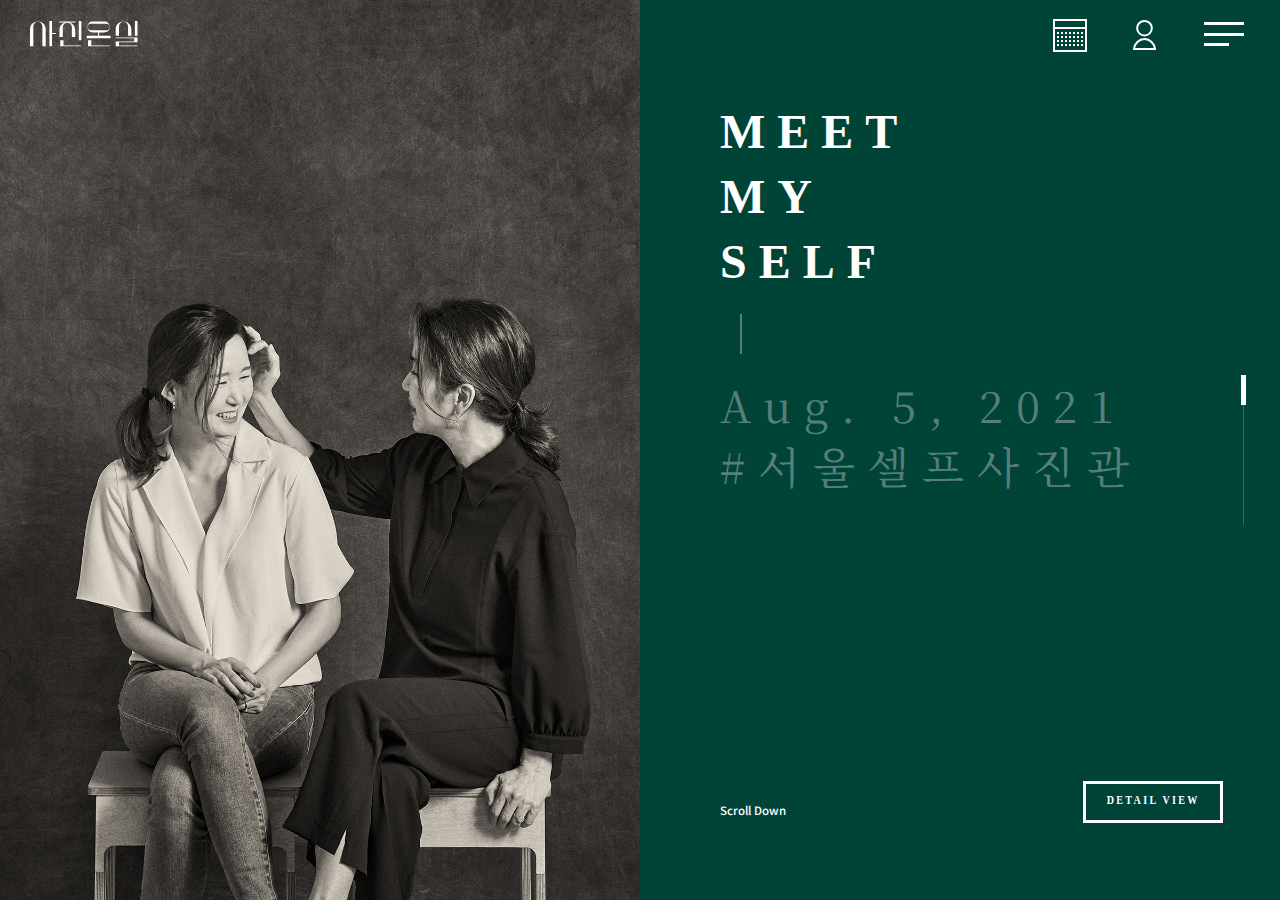
<file: index.html>
<!DOCTYPE html>
<html lang="en">
<head>
    <meta charset="UTF-8">
    <meta http-equiv="X-UA-Compatible" content="IE=edge">
    <meta name="viewport" content="width=device-width, initial-scale=1.0">   
    <link href="https://fonts.googleapis.com/css2?family=Nanum+Myeongjo:wght@700&family=Noto+Sans+KR:wght@300&family=Noto+Serif+KR&display=swap" rel="stylesheet">
    <link rel="stylesheet" href="./css/main.css">
    <link rel="stylesheet" href="./css/menu.css">
    <link rel="stylesheet" href="https://cdn.jsdelivr.net/npm/swiper/swiper-bundle.min.css"/>
    <link rel="stylesheet" href="./css/animate.css">
    <link rel="shortcut icon" href="./img/favicon.png">
    <link rel="icon" href="./img/favicon.png">
    <script src="https://ajax.googleapis.com/ajax/libs/jquery/3.6.1/jquery.min.js"></script>
    <link rel="stylesheet" href="https://fonts.googleapis.com/css2?family=Material+Symbols+Outlined:opsz,wght,FILL,GRAD@20..48,100..700,0..1,-50..200" />
        
    <title>사진온실</title>
</head>
<body>
    <div class="pop is_off">
        <div class="con">
            <img class="jojoexit" src="./img/ico_close_pop02.png">
            <div class="wrap">
                <img src="./img/ico_window.png">
                <input type="text" class="t1" placeholder="아이디">
                <input type="text" class="t1" placeholder="비밀번호">
                <button>
                    <p>LOGIN</p>
                    <div class="bb"></div>
                </button>
                <p class="join">회원가입</p>
            </div>
            
            <div class="pop2">
                <label><input class="check" type="checkbox">로그인 상태 유지</label>
                <div class="idp">
                    <p>아이디/비밀번호 찾기</p>
                    <p>비회원 예약조회</p>
                </div>
            </div>
        </div>
    </div>
    
    <section class="menu">
        <div class="bg1"></div>
        <div class="contents animate__animated animate__slow">
            <button href="./index.html" class="esc">
                <span></span>
                <span></span>
            </button>
            <div class="menu">
                <div class="list">
                    <div class="a">
                        <a class="h2" href="./sub.html">Story</a>
                    </div>       
                    <span>온실 이야기</span>
                </div> 
                <div class="list">
                    <div class="a">
                        <a class="h2" href="./sub2.html">Archive</a>
                    </div>       
                    <span>온실 아카이브</span>
                </div> 
                <div class="list">
                    <div class="a">
                        <a class="h2" href="./sub3.html">Guide</a>
                        <a class="h3" id="use" href="./sub3.html">이용안내</a>
                        <a class="h3" href="./map.html">위치안내</a>
                    </div>             
                    <span>온실 가이드</span>
                </div> 
                <div class="list">
                    <div class="a">
                        <a class="h2" href="./sub4.html">Care Program</a>
                        <a class="h3" href="./sub4.html">사진 온도</a>
                    </div>
                    <span>케어프로그램</span>
                </div> 
                <div class="list">
                    <div class="a">
                        <a class="h2" href="./reserv.html">Reservation</a>
                    </div>
                    <span>예약하기</span>
                </div>
            </div>            
            <div class="foot">
                <div class="search">
                    <input type="text" class="searchText" placeholder="SEARCH">
                    <a href="#">
                        <button class="searchButton">
                            <img src="./img/btn_search.png">
                        </button>
                    </a>
                </div> 
                <div class="backlogo">
                    <img src="./img/ci.png" alt="">
                </div>    
            </div> 
        </div>
    </section>
    
    <div class="swiper mySwiper">
        <div class="swiper-wrapper">
            <div class="s1 swiper-slide">
                <div class="bg1 animate__animated animate__slow animate__fadeInUp"></div>   
                <div class="ex1 animate__animated animate__slow animate__fadeInDown ">
                    <div class="content1">
                        <p class="a1">meet<br> my<br> self</p>
                        <p class="a2">아빠잘가요<br> 빠이<br> #가족사진촬영</p>
                    </div>                    
                    <p class="guideScroll">Scroll Down</p>
                    <a class="detailView" href="./sub2.html">
                        <p>DETAIL VIEW</p>
                        <div class="wb"></div>
                    </a>
                </div>
            </div>
            <div class="s2 swiper-slide"> 
                <div class="ex1 animate__animated animate__slow">
                    <div class="content1">
                        <p class="a1">half<br> mirror</p>
                        <p class="a2">個人鏡觀<br> 개인을 경험하는<br> 거울 셀프 사진관</p>
                    </div>
                    <p class="guide2">개인경관</p>                    
                    <a href="./sub.html" class="detailView">
                        <p>DETAIL VIEW</p>
                        <div class="wb"></div></a>
                </div>                   
                <div class="bg1 animate__animated animate__slow"></div> 
            </div>
            <div class="s3 swiper-slide">
                <div class="bg1 animate__animated animate__slow"></div>   
                <div class="ex1 animate__animated animate__slow">
                    <div class="content1">
                        <p class="a1">LONG LIFE<br>PRODUCTS</p>
                        <p class="a2">사진을<br> 오래 간직할 수 있는</p>
                    </div>
                    
                    <p class="guide3">ACID FREE 재료</p>
                    <a href="./sub3.html" class="detailView">
                        <p>DETAIL VIEW</p>
                        <div class="wb"></div>
                    </a>
                </div> 
            </div>
            <div class="s4 swiper-slide">
                <div class="ex1 animate__animated animate__slow">
                    <div class="content1">
                        <p class="a1">GALLERY +<br>BOOK STRORE</p>
                        <p class="a2">예술 작품이<br>함께하는</p>
                    </div>
                    <p class="guide3">셀프 작품론</p>
                </div> 
                <div class="bg1 animate__animated animate__slow"></div>      
            </div>            
            <div class="s5 swiper-slide">
                <div class="bg1 animate__animated animate__slow"></div>   
                <div class="ex1 animate__animated animate__slow">
                    <div class="content1">
                        <p class="a1">ONSIL<br>NEWS</p>
                        <p class="a2">진행중인<br>프로그램 안내</p>
                    </div>
                    
                    <p class="guide3">케어 프로그램</p>
                    <a href="./sub4.html" class="detailView">
                        <p>DETAIL VIEW</p>
                        <div class="wb"></div></a>
                </div>   
            </div>

        </div>  

        <div class="swiper-scrollbar">
            <div class="swiper-scrollbar-con"></div>
        </div>  
    </div>
    
    <!-- Swiper JS -->
    <script src="https://cdn.jsdelivr.net/npm/swiper/swiper-bundle.min.js"></script>

    <!-- Initialize Swiper -->
    <script src="./js/index.js"></script>
</body>
</html>
</file>
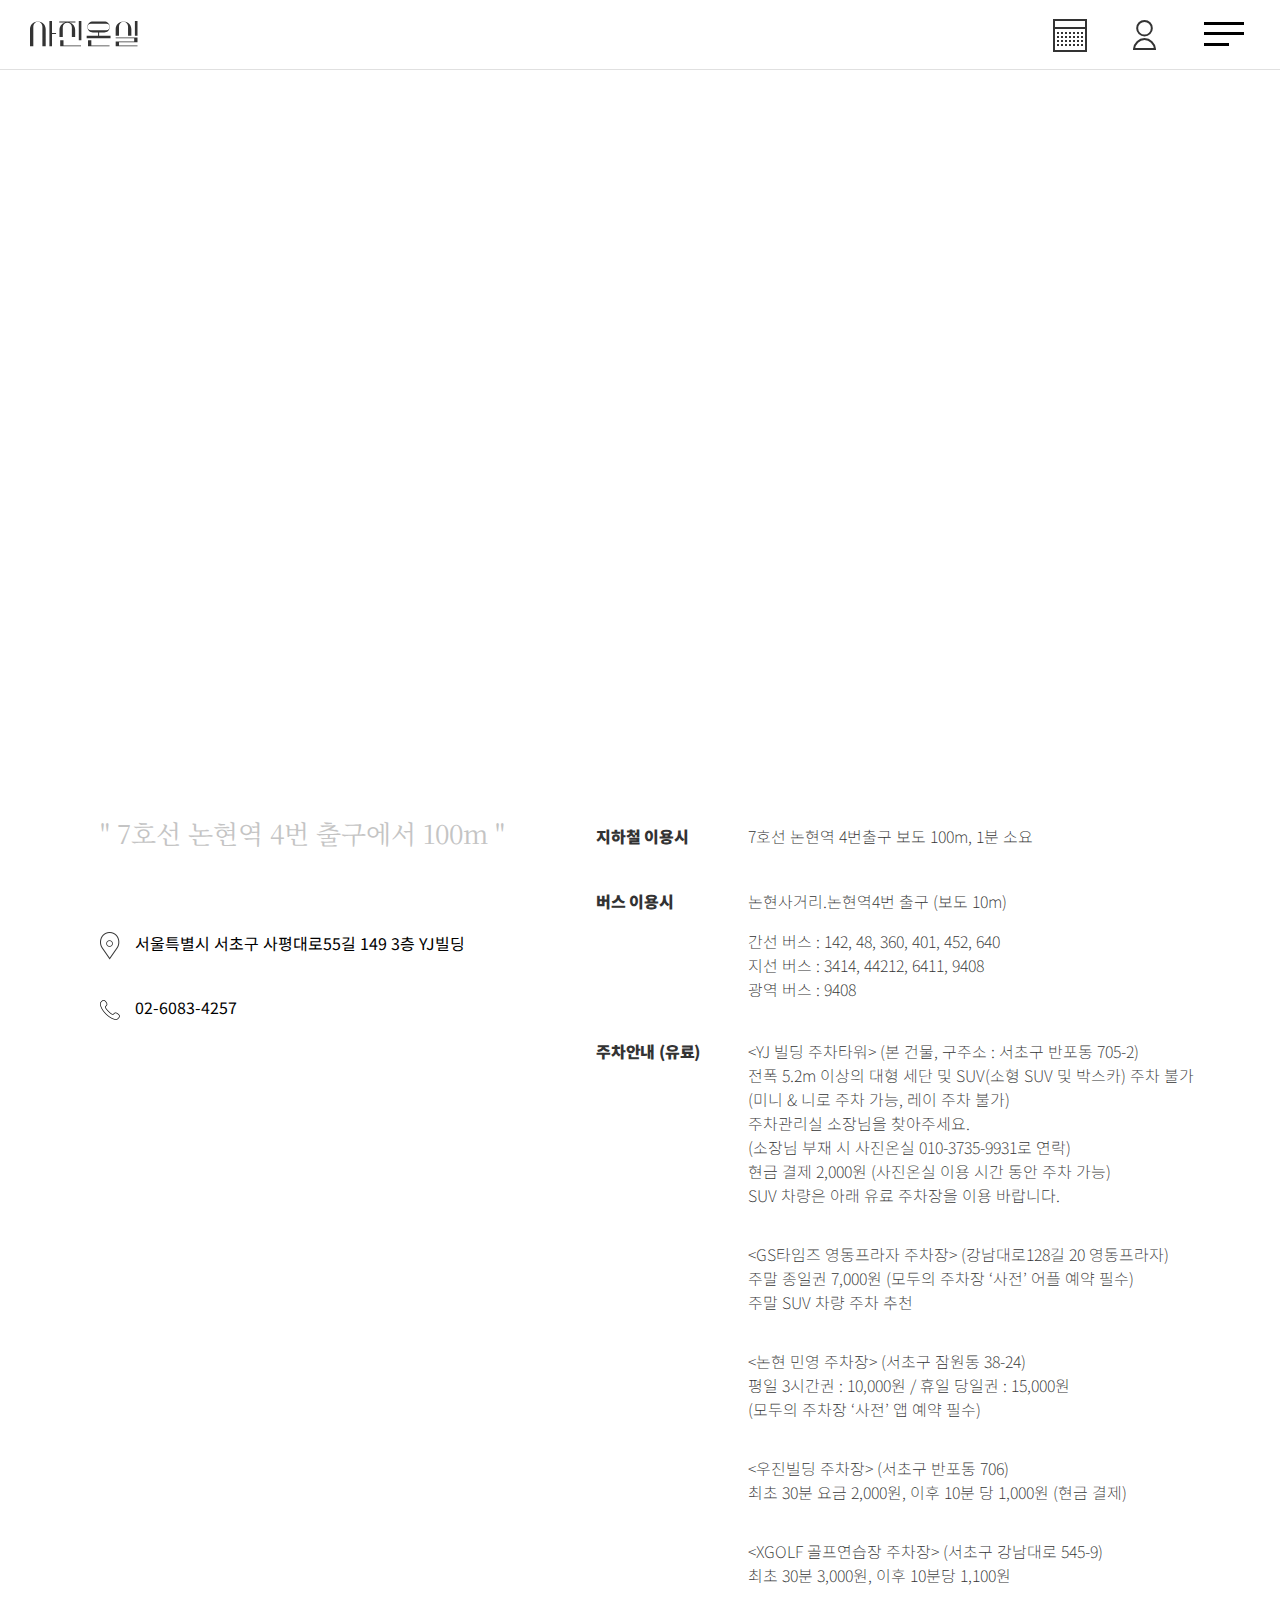
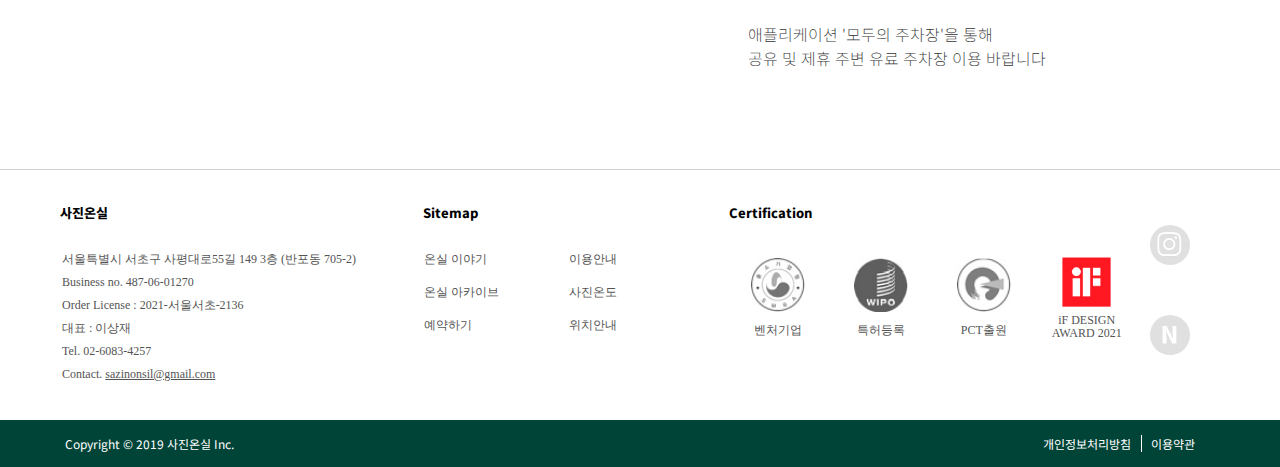
<file: map.html>
<!DOCTYPE html>
<html lang="en">
<head>
    <meta charset="UTF-8">
    <meta http-equiv="X-UA-Compatible" content="IE=edge">
    <meta name="viewport" content="width=device-width, initial-scale=1.0">   
    <link href="https://fonts.googleapis.com/css2?family=Libre+Bodoni&family=Nanum+Myeongjo:wght@700&family=Noto+Sans+KR:wght@300&family=Noto+Serif+KR&display=swap" rel="stylesheet">    
    <link rel="stylesheet" href="./css/map.css">
    <link rel="stylesheet" href="./css/common.css">
    <link rel="stylesheet" href="./css/menu.css">
    <script src="https://ajax.googleapis.com/ajax/libs/jquery/3.6.1/jquery.min.js"></script>
    <link rel="stylesheet" href="https://fonts.googleapis.com/css2?family=Material+Symbols+Outlined:opsz,wght,FILL,GRAD@20..48,100..700,0..1,-50..200" />

    <title>위치안내</title>
</head>
<body>
    <section class="menu">
        <div class="bg1"></div>
        <div class="contents animate__animated animate__slow">
            <button href="./index.html" class="esc">
                <span></span>
                <span></span>
            </button>
            <div class="menu">
                <div class="list">
                    <div class="a">
                        <a class="h2" href="./sub.html">Story</a>
                    </div>       
                    <span>온실 이야기</span>
                </div> 
                <div class="list">
                    <div class="a">
                        <a class="h2" href="./sub2.html">Archive</a>
                    </div>       
                    <span>온실 아카이브</span>
                </div> 
                <div class="list">
                    <div class="a">
                        <a class="h2" href="./sub3.html">Guide</a>
                        <a class="h3" id="use" href="./sub3.html">이용안내</a>
                        <a class="h3" href="./map.html">위치안내</a>
                    </div>             
                    <span>온실 가이드</span>
                </div> 
                <div class="list">
                    <div class="a">
                        <a class="h2" href="./sub4.html">Care Program</a>
                        <a class="h3" href="./sub4.html">사진 온도</a>
                    </div>
                    <span>케어프로그램</span>
                </div> 
                <div class="list">
                    <div class="a">
                        <a class="h2" href="./reserv.html">Reservation</a>
                    </div>
                    <span>예약하기</span>
                </div>
            </div>            
            <div class="foot">
                <div class="search">
                    <input type="text" class="searchText" placeholder="SEARCH">
                    <a href="#">
                        <button class="searchButton">
                            <img src="./img/btn_search.png">
                        </button>
                    </a>
                </div> 
                <div class="backlogo">
                    <img src="./img/ci.png" alt="">
                </div>    
            </div> 
        </div>
    </section>

    <div class="pop is_off">
        <div class="con">
            <img class="jojoexit" src="./img/ico_close_pop02.png">
            <div class="wrap">
                <img src="./img/ico_window.png">
                <input type="text" class="t1" placeholder="아이디">
                <input type="text" class="t1" placeholder="비밀번호">
                <button>
                    <p>LOGIN</p>
                    <div class="bb"></div>
                </button>
                <p class="join">회원가입</p>
            </div>
            
            <div class="pop2">
                <label><input class="check" type="checkbox">로그인 상태 유지</label>
                <div class="idp">
                    <p>아이디/비밀번호 찾기</p>
                    <p>비회원 예약조회</p>
                </div>
            </div>
        </div>
    </div>

    <main>
        <p class="logoP">LOCATION</p>
        <iframe src="https://www.google.com/maps/embed?pb=!1m18!1m12!1m3!1d3164.8910828687626!2d127.01755051556768!3d37.51048693509323!2m3!1f0!2f0!3f0!3m2!1i1024!2i768!4f13.1!3m3!1m2!1s0x357c9942ee35abff%3A0x4c6d18d3b3d023a9!2z7IKs7KeE7Jio7Iuk!5e0!3m2!1sko!2skr!4v1669293786369!5m2!1sko!2skr" width="100%" height="490" style="border:0;" allowfullscreen="" loading="lazy" referrerpolicy="no-referrer-when-downgrade" class="animate__animated animate__fadeInUp">
        </iframe>

        <div class="container animate__animated animate__fadeInUp">
            <div class="trafficInfo1">
                <p>
                    " 7호선 논현역 4번 출구에서 100m "
                </p>
                <span class="a1">서울특별시 서초구 사평대로55길 149 3층 YJ빌딩</span>
                <span class="a2">02-6083-4257</span>
            </div>
            <div class="trafficInfo2">
                    <div class="con1">
                        <h2 class="ex1">지하철 이용시</h2>
                        <h2 class="ex2">버스 이용시</h2>
                        <h2 class="ex3">주차안내 (유료)</h2>
                    </div>
                    <div class="con2">
                        <h3 class="ex1">7호선 논현역 4번출구 보도 100m, 1분 소요</h3>
                        <h3 class="ex2">
                            <p>논현사거리.논현역4번 출구 (보도 10m)</p>
                            <p>간선 버스 : 142, 48, 360, 401, 452, 640<br>지선 버스  : 3414, 44212, 6411, 9408<br>광역 버스 : 9408</p>
                        </h3>
                        <h3 class="ex3">
                            <p>&lt;YJ 빌딩 주차타워&gt; (본 건물, 구주소 : 서초구 반포동 705-2)<br>전폭 5.2m 이상의 대형 세단 및 SUV(소형 SUV 및 박스카) 주차 불가<br>(미니 &amp; 니로 주차 가능, 레이 주차 불가)<br>주차관리실 소장님을 찾아주세요.<br>(소장님 부재 시 사진온실 010-3735-9931로 연락)<br>현금 결제 2,000원 (사진온실 이용 시간 동안 주차 가능)<br>SUV 차량은 아래 유료 주차장을 이용 바랍니다.</p>
                            <p>&lt;GS타임즈 영동프라자 주차장&gt; (강남대로128길 20 영동프라자)<br>주말 종일권 7,000원 (모두의 주차장 ‘사전’ 어플 예약 필수)<br>주말 SUV 차량 주차 추천</p>
                            <p>&lt;논현 민영 주차장&gt; (서초구 잠원동 38-24)<br>평일 3시간권 : 10,000원 / 휴일 당일권 : 15,000원<br>(모두의 주차장 ‘사전’ 앱 예약 필수)</p>
                            <p>&lt;우진빌딩 주차장&gt; (서초구 반포동 706)<br>최초 30분 요금 2,000원, 이후 10분 당 1,000원 (현금 결제)</p>
                            <p>&lt;XGOLF 골프연습장 주차장&gt; (서초구 강남대로 545-9)<br>최초 30분 3,000원, 이후 10분당 1,100원</p>
                            <p>애플리케이션 '모두의 주차장'을 통해 <br>공유 및 제휴 주변 유료 주차장 이용 바랍니다</p>
                        </h3>
                    </div>                   
            </div>
        </div>
    </main>

    <script src="./js/common.js"></script>
    
</body>
</html>
</file>
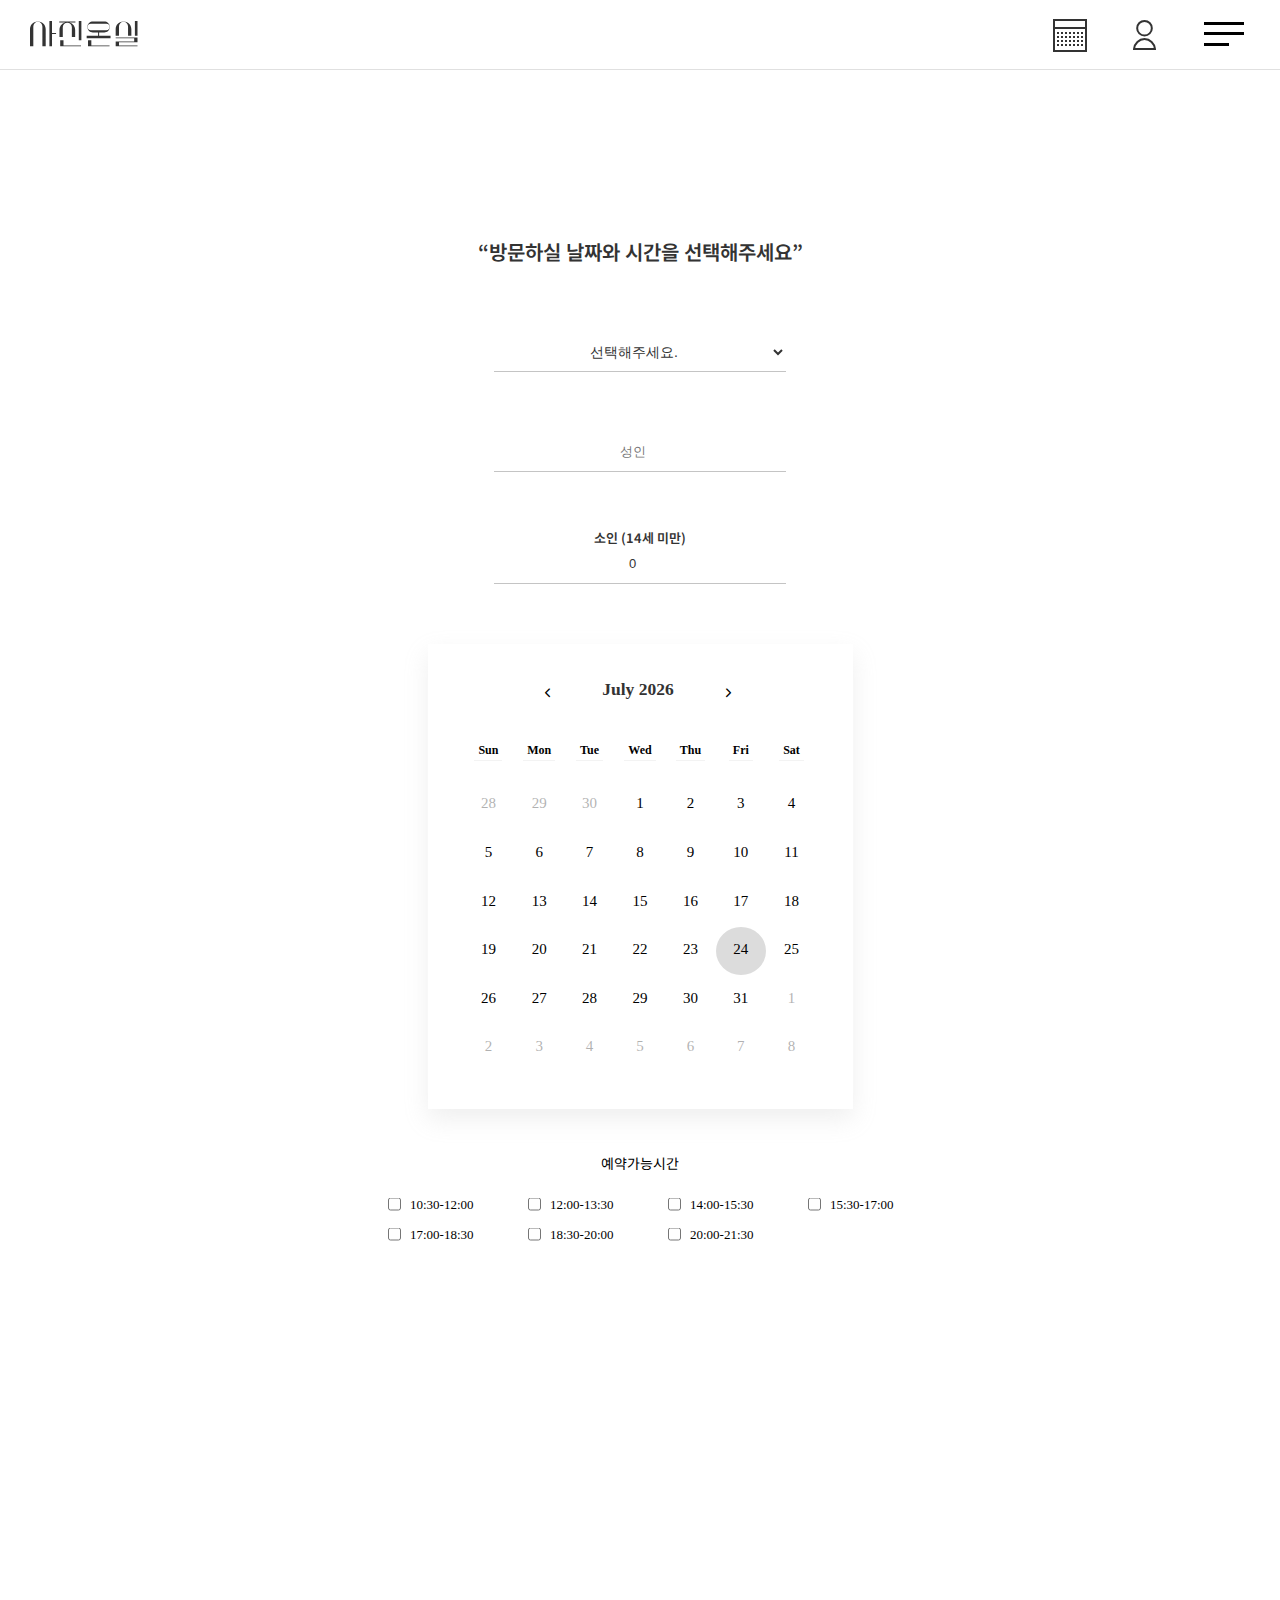
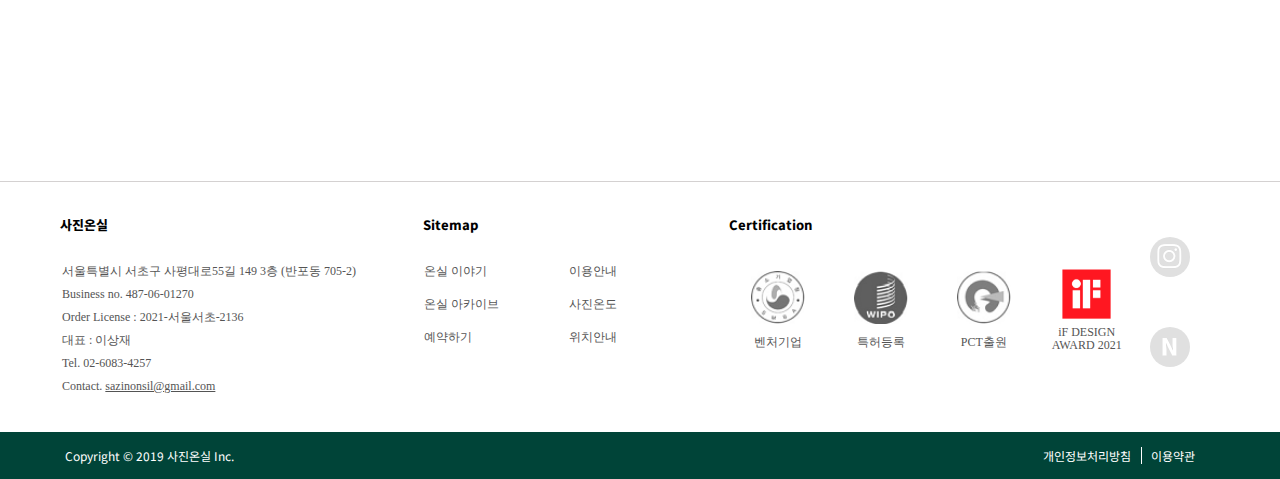
<file: reserv.html>
<!DOCTYPE html>
<html lang="en">
<head>
    <meta charset="UTF-8">
    <meta http-equiv="X-UA-Compatible" content="IE=edge">
    <meta name="viewport" content="width=device-width, initial-scale=1.0">   
    <link rel="shortcut icon" href="./img/favicon.png">
    <link rel="icon" href="./img/favicon.png">
    <link href="https://fonts.googleapis.com/css2?family=Libre+Bodoni&family=Nanum+Myeongjo:wght@700&family=Noto+Sans+KR:wght@300&family=Noto+Serif+KR&display=swap" rel="stylesheet">
    <link rel="stylesheet" href="https://fonts.googleapis.com/css2?family=Material+Symbols+Outlined:opsz,wght,FILL,GRAD@48,400,0,0" />
    <link rel="stylesheet" href="./css/reserv.css">
    <link rel="stylesheet" href="./css/common.css">
    <link rel="stylesheet" href="./css/menu.css">
    <link href='./fullcalendar/main.css' rel='stylesheet' />
    <script src='./fullcalendar/main.js'></script>  
    <link href="https://unpkg.com/aos@2.3.1/dist/aos.css" rel="stylesheet">
    <script src="https://unpkg.com/aos@2.3.1/dist/aos.js"></script>
    <script src="https://ajax.googleapis.com/ajax/libs/jquery/3.6.1/jquery.min.js"></script>    

    <title>온실예약</title>
</head>
<body>
    <section class="menu">
        <div class="bg1"></div>
        <div class="contents animate__animated animate__slow">
            <button href="./index.html" class="esc">
                <span></span>
                <span></span>
            </button>
            <div class="menu">
                <div class="list">
                    <div class="a">
                        <a class="h2" href="./sub.html">Story</a>
                    </div>       
                    <span>온실 이야기</span>
                </div> 
                <div class="list">
                    <div class="a">
                        <a class="h2" href="./sub2.html">Archive</a>
                    </div>       
                    <span>온실 아카이브</span>
                </div> 
                <div class="list">
                    <div class="a">
                        <a class="h2" href="./sub3.html">Guide</a>
                        <a class="h3" id="use" href="./sub3.html">이용안내</a>
                        <a class="h3" href="./map.html">위치안내</a>
                    </div>             
                    <span>온실 가이드</span>
                </div> 
                <div class="list">
                    <div class="a">
                        <a class="h2" href="./sub4.html">Care Program</a>
                        <a class="h3" href="./sub4.html">사진 온도</a>
                    </div>
                    <span>케어프로그램</span>
                </div> 
                <div class="list">
                    <div class="a">
                        <a class="h2" href="./reserv.html">Reservation</a>
                    </div>
                    <span>예약하기</span>
                </div>
            </div>            
            <div class="foot">
                <div class="search">
                    <input type="text" class="searchText" placeholder="SEARCH">
                    <a href="#">
                        <button class="searchButton">
                            <img src="./img/btn_search.png">
                        </button>
                    </a>
                </div> 
                <div class="backlogo">
                    <img src="./img/ci.png" alt="">
                </div>    
            </div> 
        </div>
    </section>
    <div class="pop is_off">
        <div class="con">
            <img class="jojoexit" src="./img/ico_close_pop02.png">
            <div class="wrap">
                <img src="./img/ico_window.png">
                <input type="text" class="t1" placeholder="아이디">
                <input type="text" class="t1" placeholder="비밀번호">
                <button>
                    <p>LOGIN</p>
                    <div class="bb"></div>
                </button>
                <p class="join">회원가입</p>
            </div>
            
            <div class="pop2">
                <label><input class="check" type="checkbox">로그인 상태 유지</label>
                <div class="idp">
                    <p>아이디/비밀번호 찾기</p>
                    <p>비회원 예약조회</p>
                </div>
            </div>
        </div>
    </div>
    <main>
        <p class="logoP">RESERVATION</p>
        <div class="sec1 animate__animated animate__fadeInUp">
            <div class="select">
                <p>“방문하실 날짜와 시간을 선택해주세요”</p>
                <select>
                    <option value="">선택해주세요.</option>
                    <option value="40">1인 자화상</option>
                    <option value="30">커플</option>
                    <option value="20">우정</option>
                    <option value="50">만삭</option>
                    <option value="60">결혼기념일</option>
                    <option value="70">셀프 웨딩</option>
                    <option value="10">가족</option>
                </select>
                <input type="number" min="1" id="reserv_num" placeholder="성인">
                <span>소인 (14세 미만)</span>
                <input type="number" min="1" id="reserv_num2" value="0">
            </div>
            <div class="calendar">
                <div id='calendar'></div>
            </div>
            <div class="time">
                <p>예약가능시간</p>
                <label><input type="checkbox" name="time" value="10:30" >10:30-12:00</label>
                <label><input type="checkbox" name="time" value="12:00" >12:00-13:30</label>
                <label><input type="checkbox" name="time" value="14:00" >14:00-15:30</label>
                <label><input type="checkbox" name="time" value="15:30" >15:30-17:00</label>
                <label><input type="checkbox" name="time" value="17:00" >17:00-18:30</label>
                <label><input type="checkbox" name="time" value="18:30" >18:30-20:00</label>
                <label><input type="checkbox" name="time" value="20:00" >20:00-21:30</label>
            </div>
            <div class="explain" data-aos="fade-up" data-aos-duration="1000"
            data-aos-once="false" data-aos-offset="100">
                <p style="color: red;"> 웹사이트를 통한 예약이 잘 안 되거나 어려운 분은<br>
                @sazinonsil 인스타그램 DM 또는 010-3735-9931로 문의 및 예약 가능합니다.</p>
                <p>'성인 4인 이상 가족' 또는 '웨딩' 촬영 예약시 2타임으로 예약을 받습니다.<br>
                    연속된 2타임을 선택 후 예약을 진행해주세요. (20:00시 2타임 예약은 전화 문의)</p>
                <p>당일 예약은 전화 02-6083-4257 / 문자 010-3735-9931로 문의할 수 있습니다.</p>
            </div>
            <div class="next" data-aos="fade-up" data-aos-duration="1000"
            data-aos-once="false" data-aos-offset="100">
                <button>NEXT
                    <p>NEXT</p>
                </button>
                <p>개인정보수집 및 이용약관에 동의 후 계속</p>
            </div>
        </div>
    </main>
    <script src="./js/reserv.js"></script>
    <script src="./js/common.js"></script>
    <script> 
        AOS.init();
    </script>
</body>
</html>
</file>
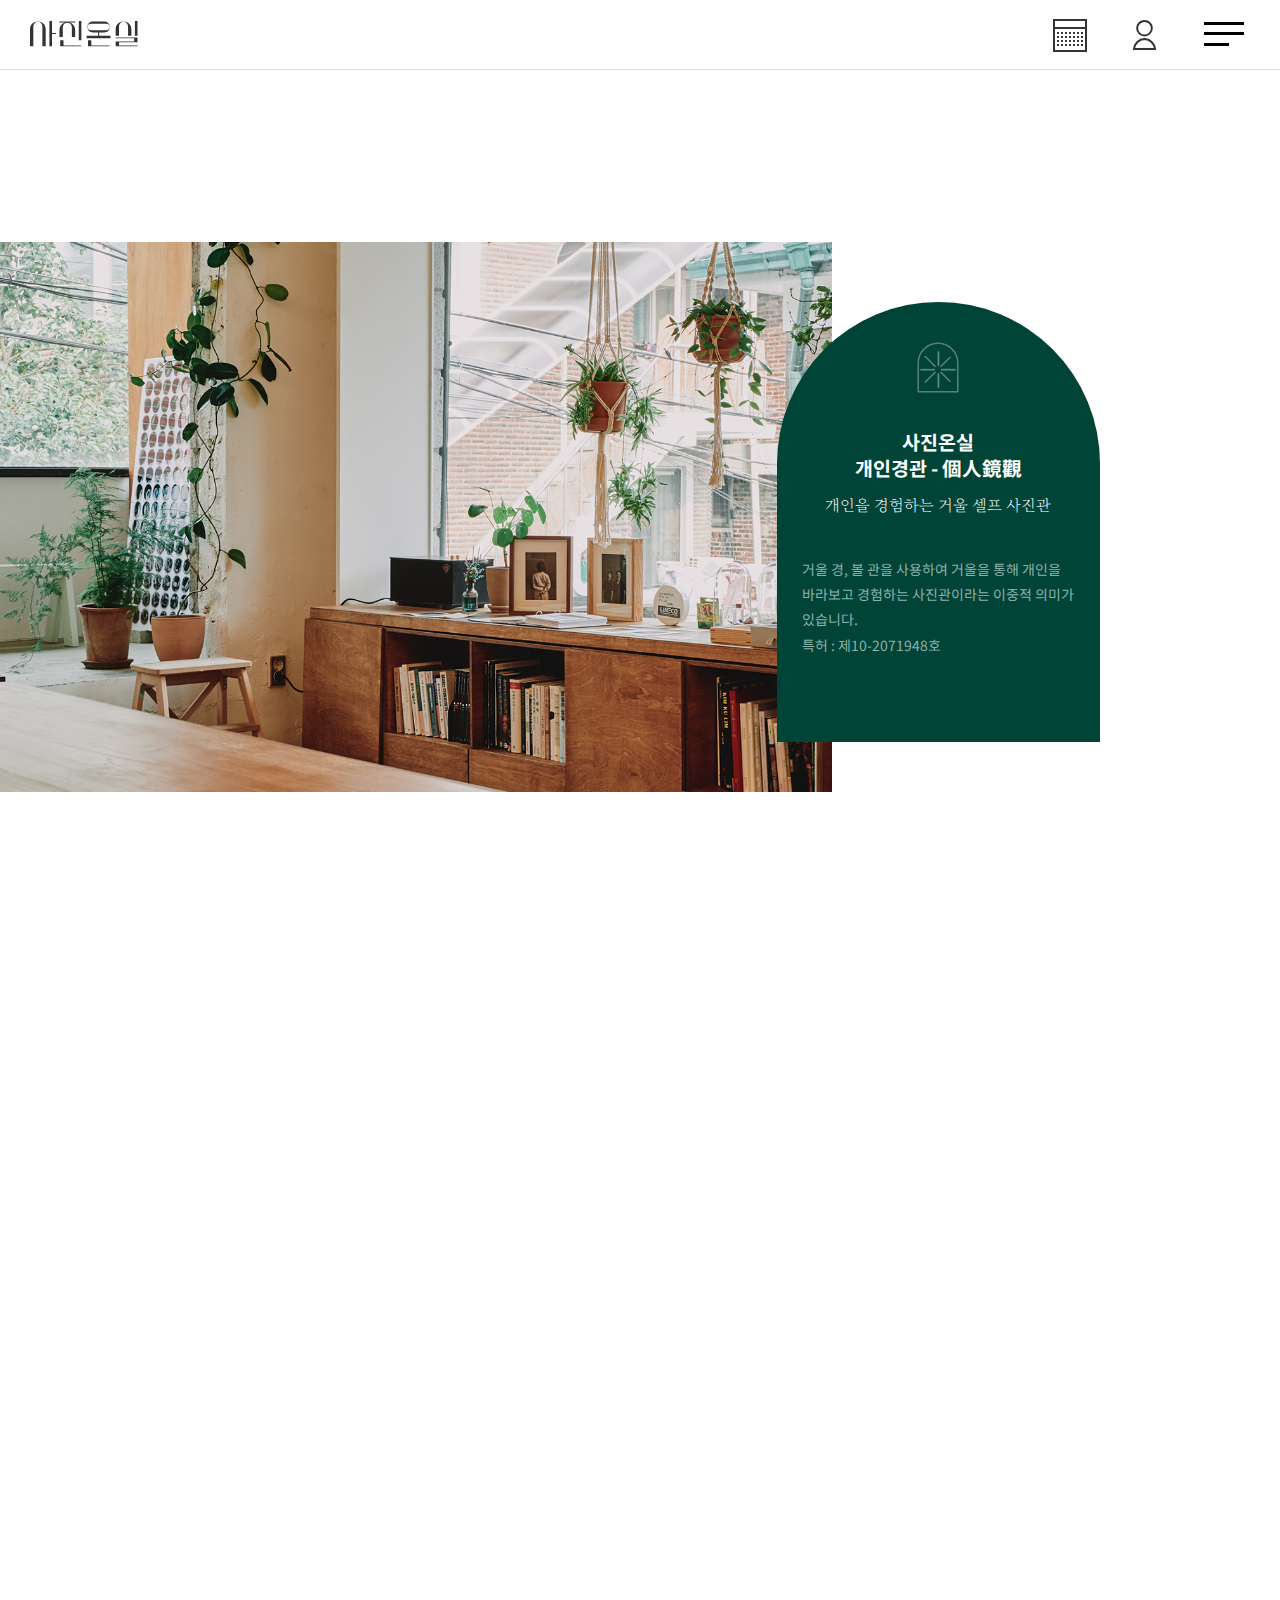
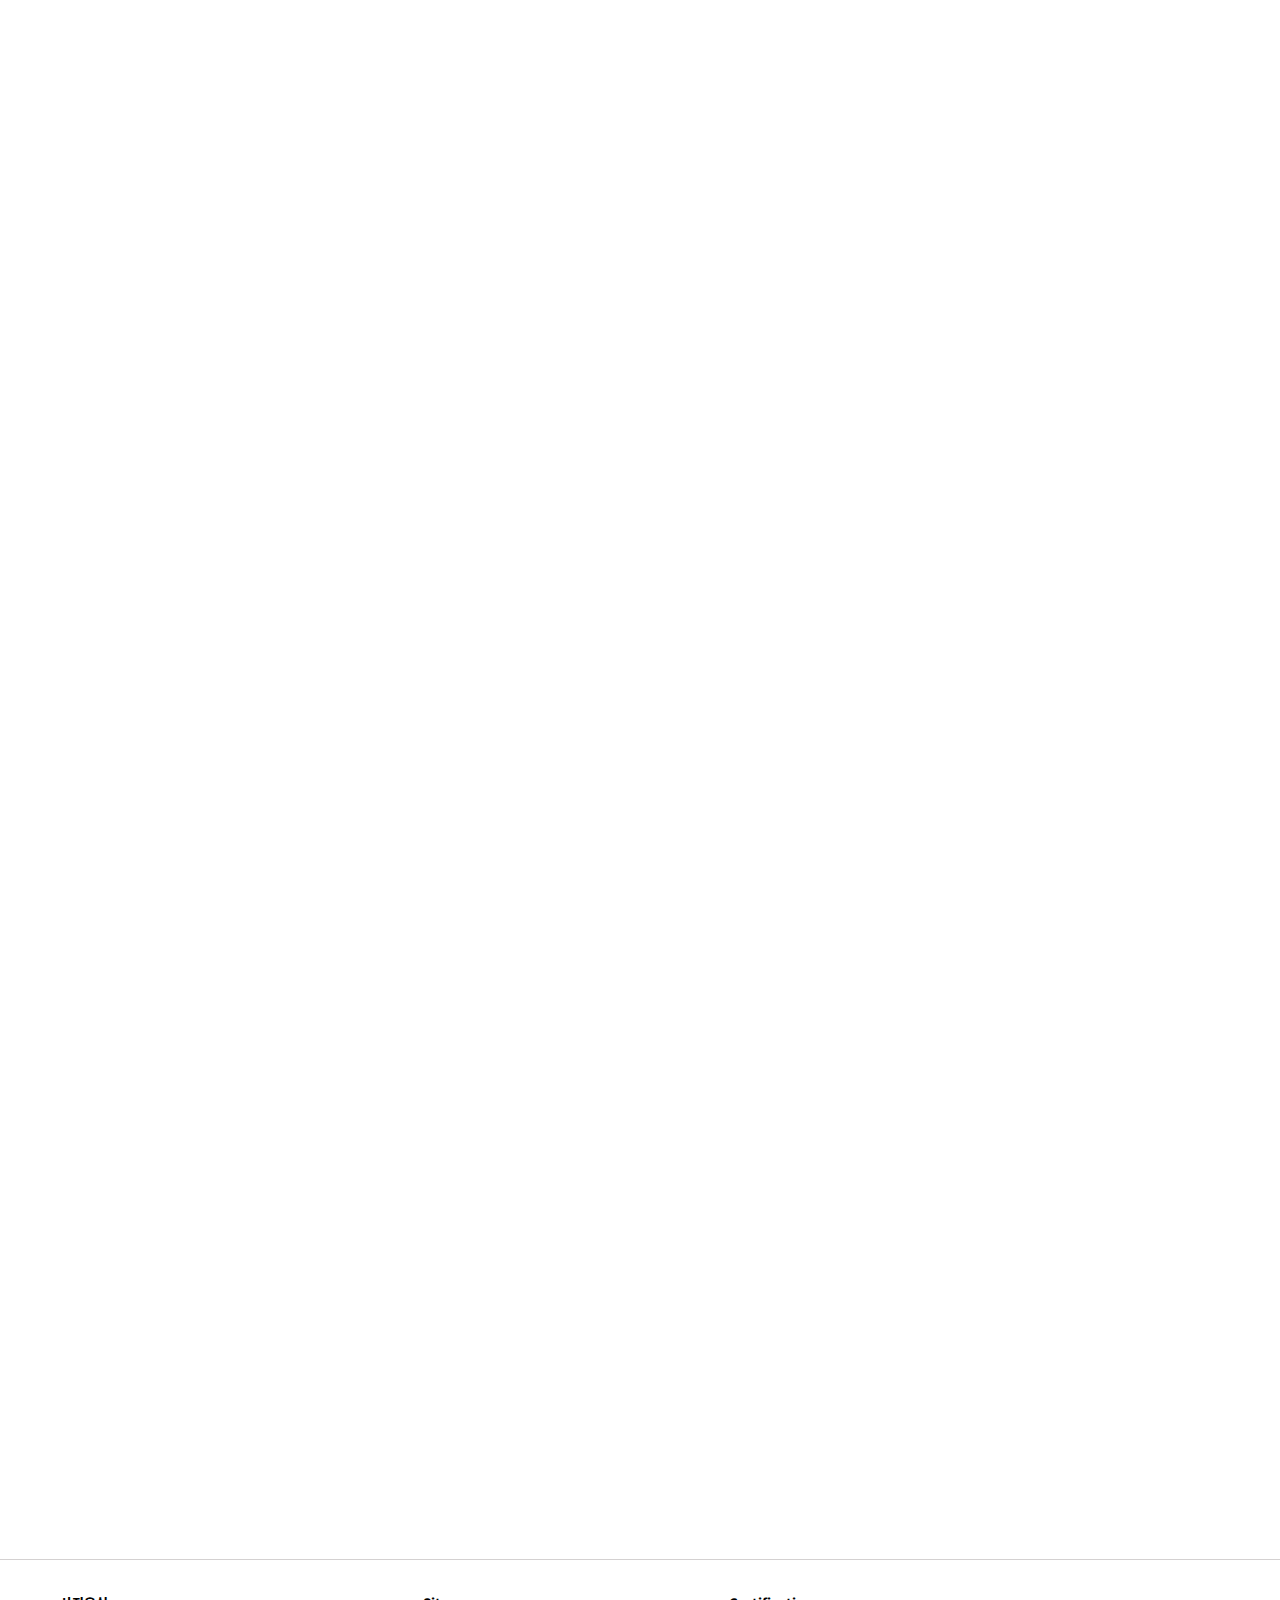
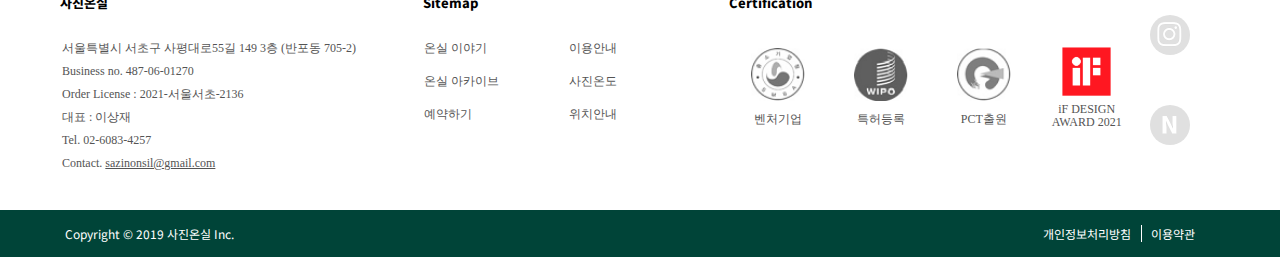
<file: sub.html>
<!DOCTYPE html>
<html lang="en">
<head>
    <meta charset="UTF-8">
    <meta http-equiv="X-UA-Compatible" content="IE=edge">
    <meta name="viewport" content="width=device-width, initial-scale=1.0">   
    <link rel="shortcut icon" href="./img/favicon.png">
    <link rel="icon" href="./img/favicon.png">
    <link href="https://fonts.googleapis.com/css2?family=Libre+Bodoni&family=Nanum+Myeongjo:wght@700&family=Noto+Sans+KR:wght@300&family=Noto+Serif+KR&display=swap" rel="stylesheet">
    <link rel="stylesheet" href="./css/sub.css">
    <link rel="stylesheet" href="./css/common.css">
    <link rel="stylesheet" href="./css/menu.css">
    <link rel="stylesheet" href="https://cdn.jsdelivr.net/npm/swiper/swiper-bundle.min.css"/>
    <link href="https://unpkg.com/aos@2.3.1/dist/aos.css" rel="stylesheet">
    <script src="https://unpkg.com/aos@2.3.1/dist/aos.js"></script>
    <script defer src="./js/common.js"></script>
    <script src="https://ajax.googleapis.com/ajax/libs/jquery/3.6.1/jquery.min.js"></script>
    <link rel="stylesheet" href="https://fonts.googleapis.com/css2?family=Material+Symbols+Outlined:opsz,wght,FILL,GRAD@20..48,100..700,0..1,-50..200" />

    <title>온실스토리</title>
</head>
<body>

    <section class="menu">
        <div class="bg1"></div>
        <div class="contents animate__animated animate__slow">
            <button href="./index.html" class="esc">
                <span></span>
                <span></span>
            </button>
            <div class="menu">
                <div class="list">
                    <div class="a">
                        <a class="h2" href="./sub.html">Story</a>
                    </div>       
                    <span>온실 이야기</span>
                </div> 
                <div class="list">
                    <div class="a">
                        <a class="h2" href="./sub2.html">Archive</a>
                    </div>       
                    <span>온실 아카이브</span>
                </div> 
                <div class="list">
                    <div class="a">
                        <a class="h2" href="./sub3.html">Guide</a>
                        <a class="h3" id="use" href="./sub3.html">이용안내</a>
                        <a class="h3" href="./map.html">위치안내</a>
                    </div>             
                    <span>온실 가이드</span>
                </div> 
                <div class="list">
                    <div class="a">
                        <a class="h2" href="./sub4.html">Care Program</a>
                        <a class="h3" href="./sub4.html">사진 온도</a>
                    </div>
                    <span>케어프로그램</span>
                </div> 
                <div class="list">
                    <div class="a">
                        <a class="h2" href="./reserv.html">Reservation</a>
                    </div>
                    <span>예약하기</span>
                </div>
            </div>            
            <div class="foot">
                <div class="search">
                    <input type="text" class="searchText" placeholder="SEARCH">
                    <a href="#">
                        <button class="searchButton">
                            <img src="./img/btn_search.png">
                        </button>
                    </a>
                </div> 
                <div class="backlogo">
                    <img src="./img/ci.png" alt="">
                </div>    
            </div> 
        </div>
    </section>

    <div class="pop is_off">
        <div class="con">
            <img class="jojoexit" src="./img/ico_close_pop02.png">
            <div class="wrap">
                <img src="./img/ico_window.png">
                <input type="text" class="t1" placeholder="아이디">
                <input type="text" class="t1" placeholder="비밀번호">
                <button>
                    <p>LOGIN</p>
                    <div class="bb"></div>
                </button>
                <p class="join">회원가입</p>
            </div>
            
            <div class="pop2">
                <label><input class="check" type="checkbox">로그인 상태 유지</label>
                <div class="idp">
                    <p>아이디/비밀번호 찾기</p>
                    <p>비회원 예약조회</p>
                </div>
            </div>
        </div>
    </div>

    <main>
        <p class="logoP">ONSIL STORY</p>

        <section class="sec1 animate__animated animate__fadeInUp">
            <div class="pic1 animate__animated animate__fadeInUp">
            </div>
            <div class="ex1">
                <img src="./img/img_story05.png">
                <h2>
                사진온실<br>
                개인경관 - 個人鏡觀<br>
                </h2>
                <h3>
                개인을 경험하는 거울 셀프 사진관<br>
                </h3>
                <p>
                거울 경, 볼 관을 사용하여 거울을 통해 개인을 바라보고 경험하는 사진관이라는 이중적 의미가 있습니다.<br>
                특허 : 제10-2071948호
                </p>
            </div>
        </section>
        <section class="sec2" data-aos="fade-up" data-aos-duration="1000"
        data-aos-once="false" data-aos-offset="300">
            <div class="ex1">
                <h2>
                    Half Mirror 거울 셀프사진관
                </h2>
                <p>
                    "거울에 비친 모습 그대로 사진을 찍을 수 있다면 어떨까?"<br>
                    
                    ‘개인경관-個人鏡觀’은 거울 속 마주한 자신에게 관심을 기울이며, 개인의 본질과 가능성을 경험합니다. 촬영 순간 카메라를 보고 있다면 자기 모습을 보지 못하는 모순을 해결해 특허 등록했습니다.<br>
                    
                    거울을 통해 자신 또는 사랑하는 사람의 눈을 보며, 마주 보고 대화하듯 사진을 찍을 수 있습니다. 화가들이 자화상을 그리기 위해 거울을 이용했던 것처럼 당신만의 고유한 분위기를 담아보세요.<br>
                    
                    특허 등록 : 제10-2071948호
                </p>
            </div>            
            <div class="pic1">
                <img src="./img/img_story02.jpg">
            </div>
        </section>
        <section class="sec3" data-aos="fade-up" data-aos-duration="1000"
        data-aos-once="false" data-aos-offset="600">
            
            <div class="pic1">
                <img src="./img/img_story03.jpg">
            </div>

            <div class="ex1">
                <h2>
                    Meet Myself
                </h2>
                <p>
                    ‘개인경관-個人鏡觀’ 거울로 경험의 시간이 담긴 사진에 ‘MEET MYSELF’ 스스로 질문하고 답을 찾아보세요.<br>
                    사진을 전공한 사진정원사가 1:1 보정을 거쳐 오랜 시간 보존할 수 있도록 미술품 보존에 사용하는 중성 아트지(한지)에 프린트합니다.<br>
                    중성 로열 뮤지엄 보드지, 고서적 수선 테이프, Acid Free(산성 성분이 없는) 포토 코너 등 사진을 둘러싼 모든 재료를 오랜 시간이 지나도 보존할 수 있도록 신중하게 선택했습니다.<br>
                    SAZINONSIL의 거울을 통한 경험 디자인과 철학은 세계 3대 디자인 어워드인, iF 디자인 어워드 2021년 브랜딩 수상했습니다.
                </p>
            </div>
            
        </section>
        <section class="sec4" data-aos="fade-up" data-aos-duration="1000"
        data-aos-once="false" data-aos-offset="400">
            
            <div class="contentbox">
                <div class="pic1">
                    <img src="./img/img_story04.jpg">
                </div>

                <div class="ex1">
                    <h2>
                        사전정원사의 편지
                    </h2>
                    <p>
                        사진에 관한 노트 『밝은 방』에서 롤랑 바르트는 ‘사랑과 죽음’의 관점에서 사진 특수성 ‘그것이-존재-했음’을 도출합니다. 사진을 정리하면서 어머니의 어린 시절 모습이 담긴 ‘온실 사진’에서 그리운 모습을 되찾고 사진의 본질과 마주했습니다. 과거는 되돌릴 수 없지만 사진만이 되찾고 싶은 ‘무엇’으로써 지나간 시간을 우리 눈앞에 보여주는 마술 같은 환각을 선물합니다.<br><br>

                        사진은 인간의 마음의 자국이고, 삶의 거울이며, 적막한 순간 우리 손안에 쥘 수 있는 응고된 기억이라 말했던 바르트는 사진이 삶의 나아갈 방 향을 제시해 준다고 보았습니다.<br><br>

                        ‘사진온실’은 ‘개인경관 個人鏡觀’ 거울 (경), 볼 (관)을 사용하여 거울을 통해 개인을 바라보고 경험하는 사진관이라는 이중적 의미가 있습니다. 사진사, 사진기를 보지 않고 거울 속 마주한 자신에게 관심을 기울이며 존재론적 가치를 발견합니다. 나와 마주한 시간이 담긴 사진을 화초를 보 살피듯 매일 눈길을 주고, ‘MEET MYSELF’ 스스로 질문하고 답을 찾는 과정을 통해 개인의 본질과 가능성을 찾을 수 있었으면 합니다.<br><br>

                        사진정원사로 부터
                    </p>
                </div>
            </div>            
        </section>
    </main>

    <script> 
        AOS.init();
    </script>
</body>
</html>
</file>
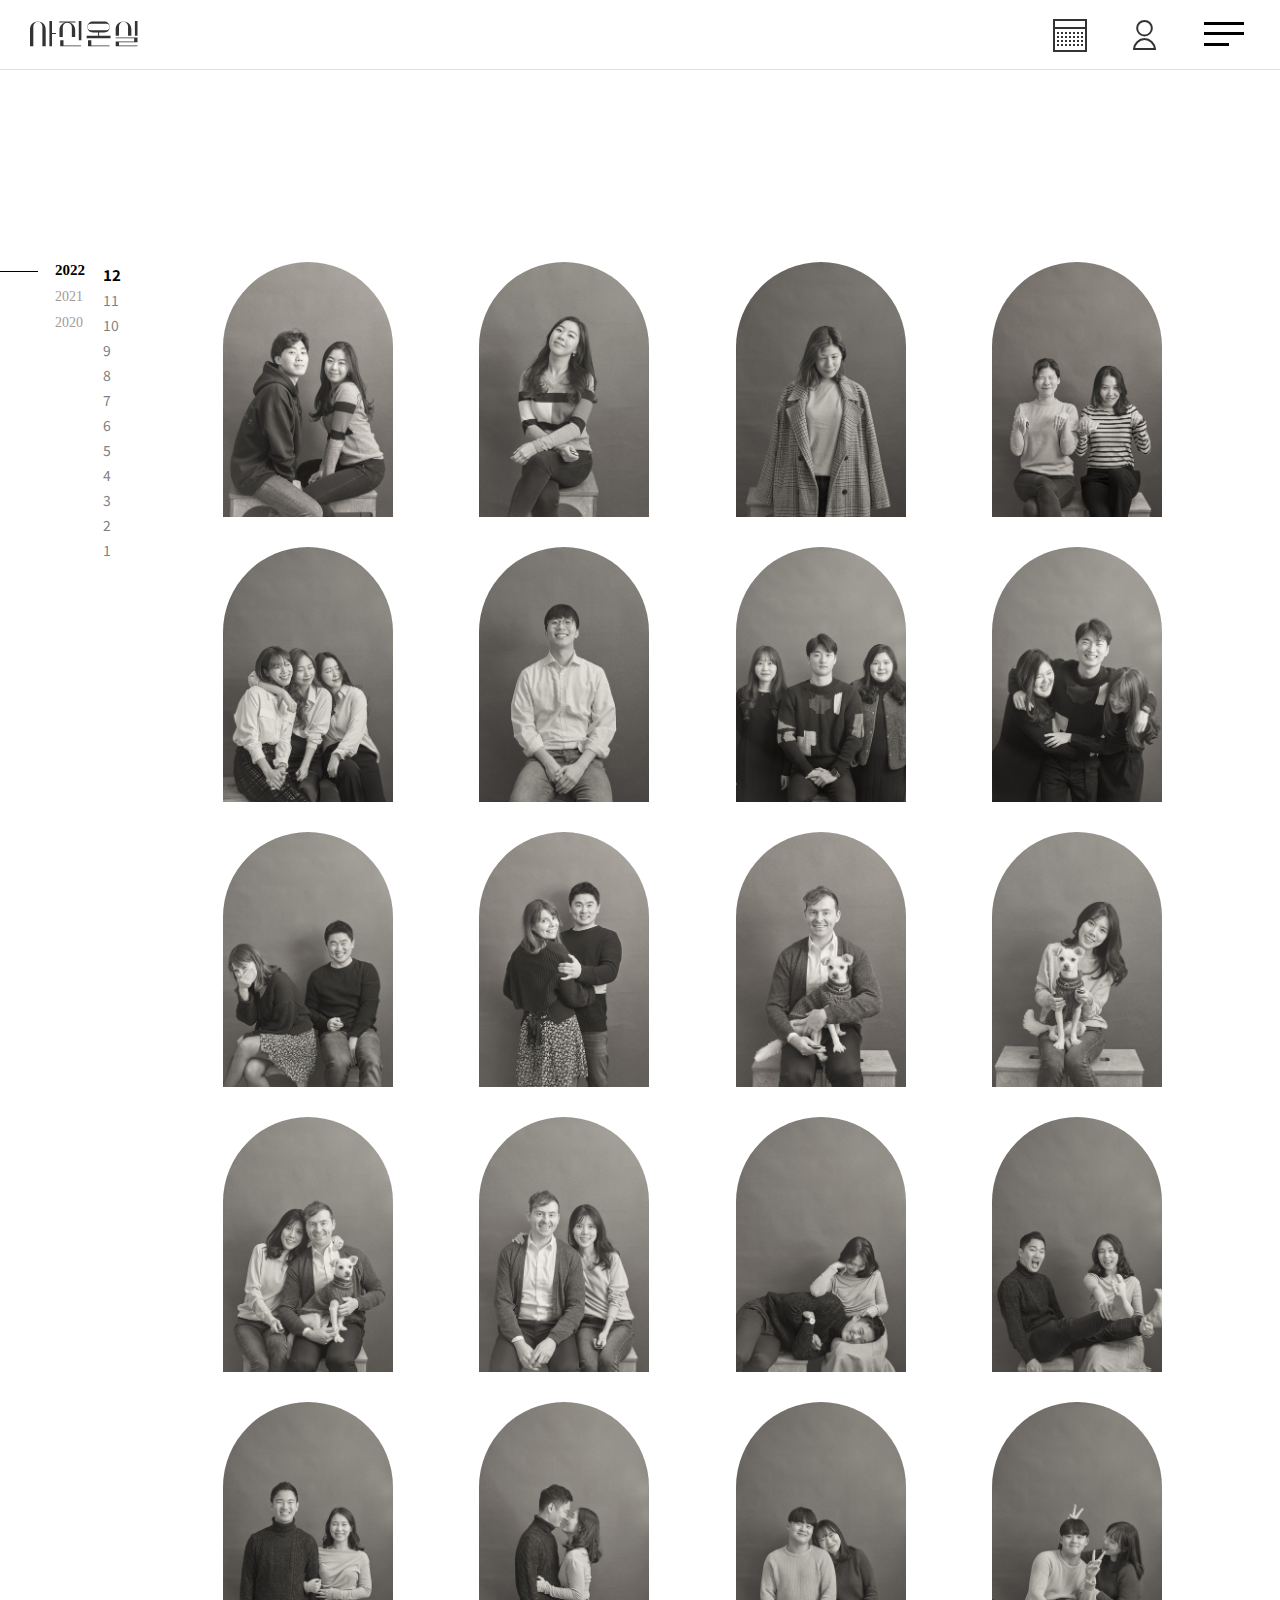
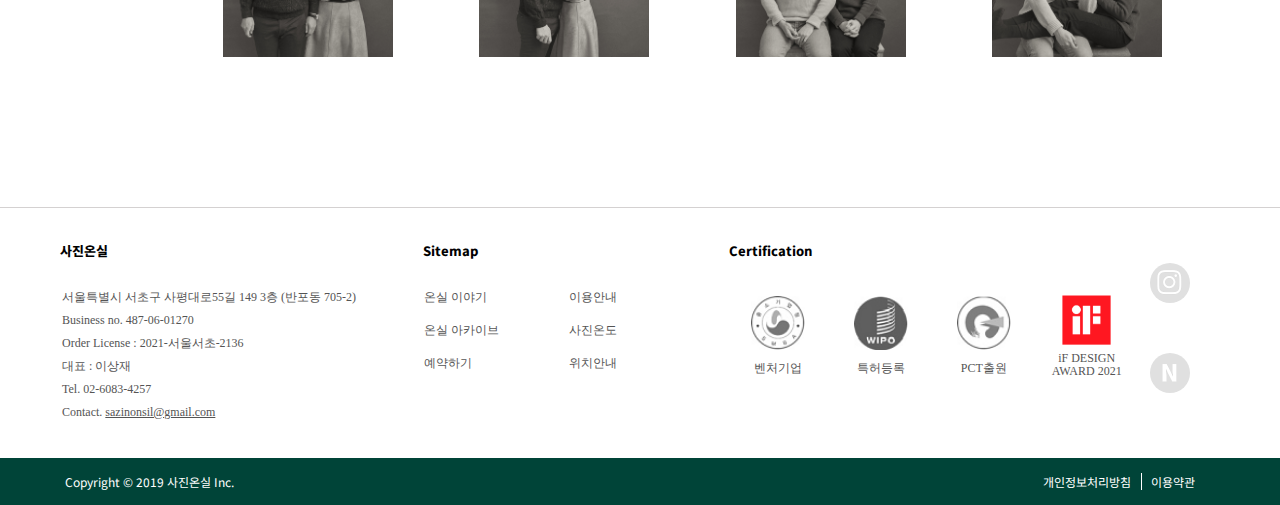
<file: sub2.html>
<!DOCTYPE html>
<html lang="en">
<head>
    <meta charset="UTF-8">
    <meta http-equiv="X-UA-Compatible" content="IE=edge">
    <meta name="viewport" content="width=device-width, initial-scale=1.0">   
    <link rel="shortcut icon" href="./img/favicon.png">
    <link rel="icon" href="./img/favicon.png">
    <link href="https://fonts.googleapis.com/css2?family=Libre+Bodoni&family=Nanum+Myeongjo:wght@700&family=Noto+Sans+KR:wght@300&family=Noto+Serif+KR&display=swap" rel="stylesheet">
    <link rel="stylesheet" href="https://fonts.googleapis.com/css2?family=Material+Symbols+Outlined:opsz,wght,FILL,GRAD@48,400,0,0" />
    <link rel="stylesheet" href="./css/sub2.css">
    <link rel="stylesheet" href="./css/common.css">
    <link rel="stylesheet" href="./css/menu.css">
    <link rel="stylesheet" href="https://cdn.jsdelivr.net/npm/swiper/swiper-bundle.min.css"/>
    <link rel="stylesheet" href="https://cdn.jsdelivr.net/npm/swiper/swiper-bundle.min.css"/>
    <script src="https://ajax.googleapis.com/ajax/libs/jquery/3.6.1/jquery.min.js"></script>
    <script defer src="https://cdn.jsdelivr.net/npm/swiper/swiper-bundle.min.js"></script>
    <script defer src="./js/sub2.js"></script>
    <script defer src="./js/common.js"></script>
        
    <title>온실아카이브</title>
</head>
<body>
    <section class="menu">
        <div class="bg1"></div>
        <div class="contents animate__animated animate__slow">
            <button href="./index.html" class="esc">
                <span></span>
                <span></span>
            </button>
            <div class="menu">
                <div class="list">
                    <div class="a">
                        <a class="h2" href="./sub.html">Story</a>
                    </div>       
                    <span>온실 이야기</span>
                </div> 
                <div class="list">
                    <div class="a">
                        <a class="h2" href="./sub2.html">Archive</a>
                    </div>       
                    <span>온실 아카이브</span>
                </div> 
                <div class="list">
                    <div class="a">
                        <a class="h2" href="./sub3.html">Guide</a>
                        <a class="h3" id="use" href="./sub3.html">이용안내</a>
                        <a class="h3" href="./map.html">위치안내</a>
                    </div>             
                    <span>온실 가이드</span>
                </div> 
                <div class="list">
                    <div class="a">
                        <a class="h2" href="./sub4.html">Care Program</a>
                        <a class="h3" href="./sub4.html">사진 온도</a>
                    </div>
                    <span>케어프로그램</span>
                </div> 
                <div class="list">
                    <div class="a">
                        <a class="h2" href="./reserv.html">Reservation</a>
                    </div>
                    <span>예약하기</span>
                </div>
            </div>            
            <div class="foot">
                <div class="search">
                    <input type="text" class="searchText" placeholder="SEARCH">
                    <a href="#">
                        <button class="searchButton">
                            <img src="./img/btn_search.png">
                        </button>
                    </a>
                </div> 
                <div class="backlogo">
                    <img src="./img/ci.png" alt="">
                </div>    
            </div> 
        </div>
    </section>

    <div class="pop is_off">
        <div class="con">
            <img class="jojoexit" src="./img/ico_close_pop02.png">
            <div class="wrap">
                <img src="./img/ico_window.png">
                <input type="text" class="t1" placeholder="아이디">
                <input type="text" class="t1" placeholder="비밀번호">
                <button>
                    <p>LOGIN</p>
                    <div class="bb"></div>
                </button>
                <p class="join">회원가입</p>
            </div>
            
            <div class="pop2">
                <label><input class="check" type="checkbox">로그인 상태 유지</label>
                <div class="idp">
                    <p>아이디/비밀번호 찾기</p>
                    <p>비회원 예약조회</p>
                </div>
            </div>
        </div>
    </div>

    <main>
        <p class="logoP">ONSIL ARCHIVE</p>
        <div class="tab_menu  animate__animated animate__fadeInUp">
                <ul class="list">
                    <li class="is_on">
                        <a href="#tab1" class="btn is_on">2022</a>
                    </li>
                    <li>
                        <a href="#tab2" class="btn">2021</a>
                    </li>
                    <li>
                        <a href="#tab3" class="btn">2020</a>
                    </li>
                </ul>
                <div class="cont_area">
                    <div id="tab1" class="container" style="display:flex;">
                        <div class="conacc">
                            <button class="accordion is_on" href="#m22_12">12</button>
                            <button class="accordion" href="#m22_11">11</button>
                            <button class="accordion" href="#m22_10">10</button>
                            <button class="accordion" href="#m22_9">9</button>
                            <button class="accordion" href="#m22_8">8</button>
                            <button class="accordion" href="#m22_7">7</button>
                            <button class="accordion" href="#m22_6">6</button>
                            <button class="accordion" href="#m22_5">5</button>
                            <button class="accordion" href="#m22_4">4</button>
                            <button class="accordion" href="#m22_3">3</button>
                            <button class="accordion" href="#m22_2">2</button>
                            <button class="accordion" href="#m22_1">1</button>
                        </div>
                        <div class="conpa">
                            <ul class="panel" id="m22_12" style="display:flex;">
                                <li><img src="./img_sub2/(1).jpg" alt="">
                                    <div class="bg">
                                        <p>강남점</p>
                                        <p>MEET MY SELF</p>
                                        <p>우리둘이</p>
                                    </div>
                                </li>
                                <li><img src="./img_sub2/(2).jpg" alt="">
                                    <div class="bg">
                                        <p>강남점</p>
                                        <p>MEET MY SELF</p>
                                        <p>혼자서</p>
                                    </div></li>
                                <li><img src="./img_sub2/(3).jpg" alt="">
                                    <div class="bg">
                                        <p>홍대점</p>
                                        <p>MEET MY SELF</p>
                                        <p>코트</p>
                                    </div></li>
                                <li><img src="./img_sub2/(4).jpg" alt="">
                                    <div class="bg">
                                    <p>홍대점</p>
                                    <p>MEET MY SELF</p>
                                    <p>무섭지</p>
                                </div></li>
                                <li><img src="./img_sub2/(5).jpg" alt="">
                                    <div class="bg">
                                    <p>홍대점</p>
                                    <p>MEET MY SELF</p>
                                    <p>우리닮았어</p>
                                </div></li>
                                <li><img src="./img_sub2/(6).jpg" alt=""></li>
                                <li><img src="./img_sub2/(7).jpg" alt=""></li>
                                <li><img src="./img_sub2/(8).jpg" alt=""></li>
                                <li><img src="./img_sub2/(9).jpg" alt=""></li>
                                <li><img src="./img_sub2/(10).jpg" alt=""></li>
                                <li><img src="./img_sub2/(11).jpg" alt=""></li>
                                <li><img src="./img_sub2/(12).jpg" alt=""></li>
                                <li><img src="./img_sub2/(13).jpg" alt=""></li>
                                <li><img src="./img_sub2/(14).jpg" alt=""></li>
                                <li><img src="./img_sub2/(15).jpg" alt=""></li>
                                <li><img src="./img_sub2/(16).jpg" alt=""></li>
                                <li><img src="./img_sub2/(17).jpg" alt=""></li>
                                <li><img src="./img_sub2/(18).jpg" alt=""></li>
                                <li><img src="./img_sub2/(19).jpg" alt=""></li>
                                <li><img src="./img_sub2/(20).jpg" alt=""></li>
                            </ul>
                            <ul class="panel" id="m22_11" style="display:none;">
                                <li><img src="./img_sub2/(21).jpg" alt=""></li>
                                <li><img src="./img_sub2/(22).jpg" alt=""></li>
                                <li><img src="./img_sub2/(23).jpg" alt=""></li>
                                <li><img src="./img_sub2/(24).jpg" alt=""></li>
                                <li><img src="./img_sub2/(25).jpg" alt=""></li>
                                <li><img src="./img_sub2/(26).jpg" alt=""></li>
                                <li><img src="./img_sub2/(27).jpg" alt=""></li>
                                <li><img src="./img_sub2/(28).jpg" alt=""></li>
                                <li><img src="./img_sub2/(29).jpg" alt=""></li>
                                <li><img src="./img_sub2/(30).jpg" alt=""></li>
                                <li><img src="./img_sub2/(31).jpg" alt=""></li>
                                <li><img src="./img_sub2/(32).jpg" alt=""></li>
                                <li><img src="./img_sub2/(33).jpg" alt=""></li>
                                <li><img src="./img_sub2/(34).jpg" alt=""></li>
                                <li><img src="./img_sub2/(35).jpg" alt=""></li>
                                <li><img src="./img_sub2/(36).jpg" alt=""></li>
                                <li><img src="./img_sub2/(37).jpg" alt=""></li>
                                <li><img src="./img_sub2/(38).jpg" alt=""></li>
                                <li><img src="./img_sub2/(39).jpg" alt=""></li>
                                <li><img src="./img_sub2/(40).jpg" alt=""></li>
                            </ul>                        
                            <ul class="panel" id="m22_10" style="display:none;">
                                <li><img src="./img_sub2/(41).jpg" alt=""></li>
                                <li><img src="./img_sub2/(42).jpg" alt=""></li>
                                <li><img src="./img_sub2/(43).jpg" alt=""></li>
                                <li><img src="./img_sub2/(44).jpg" alt=""></li>
                                <li><img src="./img_sub2/(45).jpg" alt=""></li>
                                <li><img src="./img_sub2/(46).jpg" alt=""></li>
                                <li><img src="./img_sub2/(47).jpg" alt=""></li>
                                <li><img src="./img_sub2/(48).jpg" alt=""></li>
                                <li><img src="./img_sub2/(49).jpg" alt=""></li>
                                <li><img src="./img_sub2/(50).jpg" alt=""></li>
                                <li><img src="./img_sub2/(51).jpg" alt=""></li>
                                <li><img src="./img_sub2/(52).jpg" alt=""></li>
                                <li><img src="./img_sub2/(53).jpg" alt=""></li>
                                <li><img src="./img_sub2/(54).jpg" alt=""></li>
                                <li><img src="./img_sub2/(55).jpg" alt=""></li>
                                <li><img src="./img_sub2/(56).jpg" alt=""></li>
                                <li><img src="./img_sub2/(57).jpg" alt=""></li>
                                <li><img src="./img_sub2/(58).jpg" alt=""></li>
                                <li><img src="./img_sub2/(59).jpg" alt=""></li>
                                <li><img src="./img_sub2/(60).jpg" alt=""></li>
                            </ul> 
                            <ul class="panel" id="m22_9" style="display:none;">
                                <li><img src="./img_sub2/(61).jpg" alt=""></li>
                                <li><img src="./img_sub2/(62).jpg" alt=""></li>
                                <li><img src="./img_sub2/(63).jpg" alt=""></li>
                                <li><img src="./img_sub2/(64).jpg" alt=""></li>
                                <li><img src="./img_sub2/(65).jpg" alt=""></li>
                                <li><img src="./img_sub2/(66).jpg" alt=""></li>
                                <li><img src="./img_sub2/(67).jpg" alt=""></li>
                                <li><img src="./img_sub2/(68).jpg" alt=""></li>
                                <li><img src="./img_sub2/(69).jpg" alt=""></li>
                                <li><img src="./img_sub2/(70).jpg" alt=""></li>
                                <li><img src="./img_sub2/(71).jpg" alt=""></li>
                                <li><img src="./img_sub2/(72).jpg" alt=""></li>
                                <li><img src="./img_sub2/(73).jpg" alt=""></li>
                                <li><img src="./img_sub2/(74).jpg" alt=""></li>
                                <li><img src="./img_sub2/(75).jpg" alt=""></li>
                                <li><img src="./img_sub2/(76).jpg" alt=""></li>
                                <li><img src="./img_sub2/(77).jpg" alt=""></li>
                                <li><img src="./img_sub2/(78).jpg" alt=""></li>
                                <li><img src="./img_sub2/(79).jpg" alt=""></li>
                                <li><img src="./img_sub2/(80).jpg" alt=""></li>
                            </ul>                        
                            <ul class="panel" id="m22_8" style="display:none;">
                                <li><img src="./img_sub2/(81).jpg" alt=""></li>
                                <li><img src="./img_sub2/(82).jpg" alt=""></li>
                                <li><img src="./img_sub2/(83).jpg" alt=""></li>
                                <li><img src="./img_sub2/(84).jpg" alt=""></li>
                                <li><img src="./img_sub2/(85).jpg" alt=""></li>
                                <li><img src="./img_sub2/(86).jpg" alt=""></li>
                                <li><img src="./img_sub2/(87).jpg" alt=""></li>
                                <li><img src="./img_sub2/(88).jpg" alt=""></li>
                                <li><img src="./img_sub2/(89).jpg" alt=""></li>
                                <li><img src="./img_sub2/(90).jpg" alt=""></li>
                                <li><img src="./img_sub2/(91).jpg" alt=""></li>
                                <li><img src="./img_sub2/(92).jpg" alt=""></li>
                                <li><img src="./img_sub2/(93).jpg" alt=""></li>
                                <li><img src="./img_sub2/(94).jpg" alt=""></li>
                                <li><img src="./img_sub2/(95).jpg" alt=""></li>
                                <li><img src="./img_sub2/(96).jpg" alt=""></li>
                                <li><img src="./img_sub2/(97).jpg" alt=""></li>
                                <li><img src="./img_sub2/(98).jpg" alt=""></li>
                                <li><img src="./img_sub2/(99).jpg" alt=""></li>
                                <li><img src="./img_sub2/(100).jpg" alt=""></li>
                            </ul>                                                    
                            <ul class="panel" id="m22_7" style="display:none;">
                                <li><img src="./img_sub2/(1).jpg" alt=""></li>
                                <li><img src="./img_sub2/(2).jpg" alt=""></li>
                                <li><img src="./img_sub2/(3).jpg" alt=""></li>
                                <li><img src="./img_sub2/(4).jpg" alt=""></li>
                                <li><img src="./img_sub2/(5).jpg" alt=""></li>
                                <li><img src="./img_sub2/(6).jpg" alt=""></li>
                                <li><img src="./img_sub2/(7).jpg" alt=""></li>
                                <li><img src="./img_sub2/(8).jpg" alt=""></li>
                                <li><img src="./img_sub2/(9).jpg" alt=""></li>
                                <li><img src="./img_sub2/(10).jpg" alt=""></li>
                                <li><img src="./img_sub2/(11).jpg" alt=""></li>
                                <li><img src="./img_sub2/(12).jpg" alt=""></li>
                                <li><img src="./img_sub2/(13).jpg" alt=""></li>
                                <li><img src="./img_sub2/(14).jpg" alt=""></li>
                                <li><img src="./img_sub2/(15).jpg" alt=""></li>
                                <li><img src="./img_sub2/(16).jpg" alt=""></li>
                                <li><img src="./img_sub2/(17).jpg" alt=""></li>
                                <li><img src="./img_sub2/(18).jpg" alt=""></li>
                                <li><img src="./img_sub2/(19).jpg" alt=""></li>
                                <li><img src="./img_sub2/(20).jpg" alt=""></li>
                            </ul>                       
                            <ul class="panel" id="m22_6" style="display:none;">
                                <li><img src="./img_sub2/(1).jpg" alt=""></li>
                                <li><img src="./img_sub2/(2).jpg" alt=""></li>
                                <li><img src="./img_sub2/(3).jpg" alt=""></li>
                                <li><img src="./img_sub2/(4).jpg" alt=""></li>
                                <li><img src="./img_sub2/(5).jpg" alt=""></li>
                                <li><img src="./img_sub2/(6).jpg" alt=""></li>
                                <li><img src="./img_sub2/(7).jpg" alt=""></li>
                                <li><img src="./img_sub2/(8).jpg" alt=""></li>
                                <li><img src="./img_sub2/(9).jpg" alt=""></li>
                                <li><img src="./img_sub2/(10).jpg" alt=""></li>
                                <li><img src="./img_sub2/(11).jpg" alt=""></li>
                                <li><img src="./img_sub2/(12).jpg" alt=""></li>
                                <li><img src="./img_sub2/(13).jpg" alt=""></li>
                                <li><img src="./img_sub2/(14).jpg" alt=""></li>
                                <li><img src="./img_sub2/(15).jpg" alt=""></li>
                                <li><img src="./img_sub2/(16).jpg" alt=""></li>
                                <li><img src="./img_sub2/(17).jpg" alt=""></li>
                                <li><img src="./img_sub2/(18).jpg" alt=""></li>
                                <li><img src="./img_sub2/(19).jpg" alt=""></li>
                                <li><img src="./img_sub2/(20).jpg" alt=""></li>
                            </ul>                       
                            <ul class="panel" id="m22_5" style="display:none;">
                                <li><img src="./img_sub2/(121).jpg" alt=""></li>
                                <li><img src="./img_sub2/(122).jpg" alt=""></li>
                                <li><img src="./img_sub2/(123).jpg" alt=""></li>
                                <li><img src="./img_sub2/(124).jpg" alt=""></li>
                                <li><img src="./img_sub2/(125).jpg" alt=""></li>
                                <li><img src="./img_sub2/(126).jpg" alt=""></li>
                                <li><img src="./img_sub2/(127).jpg" alt=""></li>
                                <li><img src="./img_sub2/(128).jpg" alt=""></li>
                                <li><img src="./img_sub2/(129).jpg" alt=""></li>
                                <li><img src="./img_sub2/(130).jpg" alt=""></li>
                                <li><img src="./img_sub2/(141).jpg" alt=""></li>
                                <li><img src="./img_sub2/(142).jpg" alt=""></li>
                                <li><img src="./img_sub2/(143).jpg" alt=""></li>
                                <li><img src="./img_sub2/(144).jpg" alt=""></li>
                                <li><img src="./img_sub2/(145).jpg" alt=""></li>
                                <li><img src="./img_sub2/(146).jpg" alt=""></li>
                                <li><img src="./img_sub2/(147).jpg" alt=""></li>
                                <li><img src="./img_sub2/(148).jpg" alt=""></li>
                                <li><img src="./img_sub2/(149).jpg" alt=""></li>
                                <li><img src="./img_sub2/(150).jpg" alt=""></li>
                            </ul>                       
                            <ul class="panel" id="m22_4" style="display:none;">
                                <li><img src="./img_sub2/(1).jpg" alt=""></li>
                                <li><img src="./img_sub2/(2).jpg" alt=""></li>
                                <li><img src="./img_sub2/(3).jpg" alt=""></li>
                                <li><img src="./img_sub2/(4).jpg" alt=""></li>
                                <li><img src="./img_sub2/(5).jpg" alt=""></li>
                                <li><img src="./img_sub2/(6).jpg" alt=""></li>
                                <li><img src="./img_sub2/(7).jpg" alt=""></li>
                                <li><img src="./img_sub2/(8).jpg" alt=""></li>
                                <li><img src="./img_sub2/(9).jpg" alt=""></li>
                                <li><img src="./img_sub2/(10).jpg" alt=""></li>
                                <li><img src="./img_sub2/(11).jpg" alt=""></li>
                                <li><img src="./img_sub2/(12).jpg" alt=""></li>
                                <li><img src="./img_sub2/(13).jpg" alt=""></li>
                                <li><img src="./img_sub2/(14).jpg" alt=""></li>
                                <li><img src="./img_sub2/(15).jpg" alt=""></li>
                                <li><img src="./img_sub2/(16).jpg" alt=""></li>
                                <li><img src="./img_sub2/(17).jpg" alt=""></li>
                                <li><img src="./img_sub2/(18).jpg" alt=""></li>
                                <li><img src="./img_sub2/(19).jpg" alt=""></li>
                                <li><img src="./img_sub2/(20).jpg" alt=""></li>
                            </ul>                       
                            <ul class="panel" id="m22_3" style="display:none;">
                                <li><img src="./img_sub2/(61).jpg" alt=""></li>
                                <li><img src="./img_sub2/(62).jpg" alt=""></li>
                                <li><img src="./img_sub2/(63).jpg" alt=""></li>
                                <li><img src="./img_sub2/(64).jpg" alt=""></li>
                                <li><img src="./img_sub2/(65).jpg" alt=""></li>
                                <li><img src="./img_sub2/(66).jpg" alt=""></li>
                                <li><img src="./img_sub2/(67).jpg" alt=""></li>
                                <li><img src="./img_sub2/(68).jpg" alt=""></li>
                                <li><img src="./img_sub2/(69).jpg" alt=""></li>
                                <li><img src="./img_sub2/(70).jpg" alt=""></li>
                                <li><img src="./img_sub2/(71).jpg" alt=""></li>
                                <li><img src="./img_sub2/(72).jpg" alt=""></li>
                                <li><img src="./img_sub2/(73).jpg" alt=""></li>
                                <li><img src="./img_sub2/(74).jpg" alt=""></li>
                                <li><img src="./img_sub2/(75).jpg" alt=""></li>
                                <li><img src="./img_sub2/(76).jpg" alt=""></li>
                                <li><img src="./img_sub2/(77).jpg" alt=""></li>
                                <li><img src="./img_sub2/(78).jpg" alt=""></li>
                                <li><img src="./img_sub2/(79).jpg" alt=""></li>
                                <li><img src="./img_sub2/(80).jpg" alt=""></li>
                            </ul>                       
                            <ul class="panel" id="m22_2" style="display:none;">
                                <li><img src="./img_sub2/(1).jpg" alt=""></li>
                                <li><img src="./img_sub2/(2).jpg" alt=""></li>
                                <li><img src="./img_sub2/(3).jpg" alt=""></li>
                                <li><img src="./img_sub2/(4).jpg" alt=""></li>
                                <li><img src="./img_sub2/(5).jpg" alt=""></li>
                                <li><img src="./img_sub2/(6).jpg" alt=""></li>
                                <li><img src="./img_sub2/(7).jpg" alt=""></li>
                                <li><img src="./img_sub2/(8).jpg" alt=""></li>
                                <li><img src="./img_sub2/(9).jpg" alt=""></li>
                                <li><img src="./img_sub2/(10).jpg" alt=""></li>
                                <li><img src="./img_sub2/(11).jpg" alt=""></li>
                                <li><img src="./img_sub2/(12).jpg" alt=""></li>
                                <li><img src="./img_sub2/(13).jpg" alt=""></li>
                                <li><img src="./img_sub2/(14).jpg" alt=""></li>
                                <li><img src="./img_sub2/(15).jpg" alt=""></li>
                                <li><img src="./img_sub2/(16).jpg" alt=""></li>
                                <li><img src="./img_sub2/(17).jpg" alt=""></li>
                                <li><img src="./img_sub2/(18).jpg" alt=""></li>
                                <li><img src="./img_sub2/(19).jpg" alt=""></li>
                                <li><img src="./img_sub2/(20).jpg" alt=""></li>
                            </ul>                            
                            <ul class="panel" id="m22_1" style="display:none;">
                                <li><img src="./img_sub2/(131).jpg" alt=""></li>
                                <li><img src="./img_sub2/(132).jpg" alt=""></li>
                                <li><img src="./img_sub2/(133).jpg" alt=""></li>
                                <li><img src="./img_sub2/(134).jpg" alt=""></li>
                                <li><img src="./img_sub2/(135).jpg" alt=""></li>
                                <li><img src="./img_sub2/(136).jpg" alt=""></li>
                                <li><img src="./img_sub2/(137).jpg" alt=""></li>
                                <li><img src="./img_sub2/(138).jpg" alt=""></li>
                                <li><img src="./img_sub2/(139).jpg" alt=""></li>
                                <li><img src="./img_sub2/(120).jpg" alt=""></li>
                                <li><img src="./img_sub2/(121).jpg" alt=""></li>
                                <li><img src="./img_sub2/(122).jpg" alt=""></li>
                                <li><img src="./img_sub2/(123).jpg" alt=""></li>
                                <li><img src="./img_sub2/(124).jpg" alt=""></li>
                                <li><img src="./img_sub2/(125).jpg" alt=""></li>
                                <li><img src="./img_sub2/(126).jpg" alt=""></li>
                                <li><img src="./img_sub2/(127).jpg" alt=""></li>
                                <li><img src="./img_sub2/(128).jpg" alt=""></li>
                                <li><img src="./img_sub2/(129).jpg" alt=""></li>
                                <li><img src="./img_sub2/(130).jpg" alt=""></li>
                            </ul>          
                        </div>         
                    </div>
                    <div id="tab2" class="container" style="display:none;">
                        <div class="conacc">
                            <button class="accordion is_on" href="#m21_12">12</button>
                            <button class="accordion" href="#m21_11">11</button>
                            <button class="accordion" href="#m21_10">10</button>
                            <button class="accordion" href="#m21_9">9</button>
                            <button class="accordion" href="#m21_8">8</button>
                            <button class="accordion" href="#m21_7">7</button>
                            <button class="accordion" href="#m21_6">6</button>
                            <button class="accordion" href="#m21_5">5</button>
                            <button class="accordion" href="#m21_4">4</button>
                            <button class="accordion" href="#m21_3">3</button>
                            <button class="accordion" href="#m21_2">2</button>
                            <button class="accordion" href="#m21_1">1</button>
                        </div>
                        <div class="conpa">
                            <ul class="panel" id="m21_12"style="display:flex;">
                                <li><img src="./img_sub2/(141).jpg" alt=""></li>
                                <li><img src="./img_sub2/(142).jpg" alt=""></li>
                                <li><img src="./img_sub2/(143).jpg" alt=""></li>
                                <li><img src="./img_sub2/(144).jpg" alt=""></li>
                                <li><img src="./img_sub2/(145).jpg" alt=""></li>
                                <li><img src="./img_sub2/(146).jpg" alt=""></li>
                                <li><img src="./img_sub2/(147).jpg" alt=""></li>
                                <li><img src="./img_sub2/(148).jpg" alt=""></li>
                                <li><img src="./img_sub2/(149).jpg" alt=""></li>
                                <li><img src="./img_sub2/(150).jpg" alt=""></li>
                                <li><img src="./img_sub2/(151).jpg" alt=""></li>
                                <li><img src="./img_sub2/(152).jpg" alt=""></li>
                                <li><img src="./img_sub2/(153).jpg" alt=""></li>
                                <li><img src="./img_sub2/(154).jpg" alt=""></li>
                                <li><img src="./img_sub2/(155).jpg" alt=""></li>
                                <li><img src="./img_sub2/(155).jpg" alt=""></li>
                                <li><img src="./img_sub2/(15).jpg" alt=""></li>
                                <li><img src="./img_sub2/(16).jpg" alt=""></li>
                                <li><img src="./img_sub2/(17).jpg" alt=""></li>
                                <li><img src="./img_sub2/(18).jpg" alt=""></li>
                            </ul>
                            <ul class="panel" id="m21_11" style="display:none;">
                                <li><img src="./img_sub2/(21).jpg" alt=""></li>
                                <li><img src="./img_sub2/(22).jpg" alt=""></li>
                                <li><img src="./img_sub2/(23).jpg" alt=""></li>
                                <li><img src="./img_sub2/(24).jpg" alt=""></li>
                                <li><img src="./img_sub2/(25).jpg" alt=""></li>
                                <li><img src="./img_sub2/(26).jpg" alt=""></li>
                                <li><img src="./img_sub2/(27).jpg" alt=""></li>
                                <li><img src="./img_sub2/(28).jpg" alt=""></li>
                                <li><img src="./img_sub2/(29).jpg" alt=""></li>
                                <li><img src="./img_sub2/(30).jpg" alt=""></li>
                                <li><img src="./img_sub2/(31).jpg" alt=""></li>
                                <li><img src="./img_sub2/(32).jpg" alt=""></li>
                                <li><img src="./img_sub2/(33).jpg" alt=""></li>
                                <li><img src="./img_sub2/(34).jpg" alt=""></li>
                                <li><img src="./img_sub2/(35).jpg" alt=""></li>
                                <li><img src="./img_sub2/(36).jpg" alt=""></li>
                                <li><img src="./img_sub2/(37).jpg" alt=""></li>
                                <li><img src="./img_sub2/(38).jpg" alt=""></li>
                                <li><img src="./img_sub2/(39).jpg" alt=""></li>
                                <li><img src="./img_sub2/(40).jpg" alt=""></li>
                            </ul>                        
                            <ul class="panel" id="m21_10" style="display:none;">
                                <li><img src="./img_sub2/(41).jpg" alt=""></li>
                                <li><img src="./img_sub2/(42).jpg" alt=""></li>
                                <li><img src="./img_sub2/(43).jpg" alt=""></li>
                                <li><img src="./img_sub2/(44).jpg" alt=""></li>
                                <li><img src="./img_sub2/(45).jpg" alt=""></li>
                                <li><img src="./img_sub2/(46).jpg" alt=""></li>
                                <li><img src="./img_sub2/(47).jpg" alt=""></li>
                                <li><img src="./img_sub2/(48).jpg" alt=""></li>
                                <li><img src="./img_sub2/(49).jpg" alt=""></li>
                                <li><img src="./img_sub2/(50).jpg" alt=""></li>
                                <li><img src="./img_sub2/(51).jpg" alt=""></li>
                                <li><img src="./img_sub2/(52).jpg" alt=""></li>
                                <li><img src="./img_sub2/(53).jpg" alt=""></li>
                                <li><img src="./img_sub2/(54).jpg" alt=""></li>
                                <li><img src="./img_sub2/(55).jpg" alt=""></li>
                                <li><img src="./img_sub2/(56).jpg" alt=""></li>
                                <li><img src="./img_sub2/(57).jpg" alt=""></li>
                                <li><img src="./img_sub2/(58).jpg" alt=""></li>
                                <li><img src="./img_sub2/(59).jpg" alt=""></li>
                                <li><img src="./img_sub2/(60).jpg" alt=""></li>
                            </ul> 
                            <ul class="panel" id="m21_9" style="display:none;">
                                <li><img src="./img_sub2/(61).jpg" alt=""></li>
                                <li><img src="./img_sub2/(62).jpg" alt=""></li>
                                <li><img src="./img_sub2/(63).jpg" alt=""></li>
                                <li><img src="./img_sub2/(64).jpg" alt=""></li>
                                <li><img src="./img_sub2/(65).jpg" alt=""></li>
                                <li><img src="./img_sub2/(66).jpg" alt=""></li>
                                <li><img src="./img_sub2/(67).jpg" alt=""></li>
                                <li><img src="./img_sub2/(68).jpg" alt=""></li>
                                <li><img src="./img_sub2/(69).jpg" alt=""></li>
                                <li><img src="./img_sub2/(70).jpg" alt=""></li>
                                <li><img src="./img_sub2/(71).jpg" alt=""></li>
                                <li><img src="./img_sub2/(72).jpg" alt=""></li>
                                <li><img src="./img_sub2/(73).jpg" alt=""></li>
                                <li><img src="./img_sub2/(74).jpg" alt=""></li>
                                <li><img src="./img_sub2/(75).jpg" alt=""></li>
                                <li><img src="./img_sub2/(76).jpg" alt=""></li>
                                <li><img src="./img_sub2/(77).jpg" alt=""></li>
                                <li><img src="./img_sub2/(78).jpg" alt=""></li>
                                <li><img src="./img_sub2/(79).jpg" alt=""></li>
                                <li><img src="./img_sub2/(80).jpg" alt=""></li>
                            </ul>                        
                            <ul class="panel" id="m21_8" style="display:none;">
                                <li><img src="./img_sub2/(81).jpg" alt=""></li>
                                <li><img src="./img_sub2/(82).jpg" alt=""></li>
                                <li><img src="./img_sub2/(83).jpg" alt=""></li>
                                <li><img src="./img_sub2/(84).jpg" alt=""></li>
                                <li><img src="./img_sub2/(85).jpg" alt=""></li>
                                <li><img src="./img_sub2/(86).jpg" alt=""></li>
                                <li><img src="./img_sub2/(87).jpg" alt=""></li>
                                <li><img src="./img_sub2/(88).jpg" alt=""></li>
                                <li><img src="./img_sub2/(89).jpg" alt=""></li>
                                <li><img src="./img_sub2/(90).jpg" alt=""></li>
                                <li><img src="./img_sub2/(91).jpg" alt=""></li>
                                <li><img src="./img_sub2/(92).jpg" alt=""></li>
                                <li><img src="./img_sub2/(93).jpg" alt=""></li>
                                <li><img src="./img_sub2/(94).jpg" alt=""></li>
                                <li><img src="./img_sub2/(95).jpg" alt=""></li>
                                <li><img src="./img_sub2/(96).jpg" alt=""></li>
                                <li><img src="./img_sub2/(97).jpg" alt=""></li>
                                <li><img src="./img_sub2/(98).jpg" alt=""></li>
                                <li><img src="./img_sub2/(99).jpg" alt=""></li>
                                <li><img src="./img_sub2/(100).jpg" alt=""></li>
                            </ul>                                                    
                            <ul class="panel" id="m21_7" style="display:none;">
                                <li><img src="./img_sub2/(1).jpg" alt=""></li>
                                <li><img src="./img_sub2/(2).jpg" alt=""></li>
                                <li><img src="./img_sub2/(3).jpg" alt=""></li>
                                <li><img src="./img_sub2/(4).jpg" alt=""></li>
                                <li><img src="./img_sub2/(5).jpg" alt=""></li>
                                <li><img src="./img_sub2/(6).jpg" alt=""></li>
                                <li><img src="./img_sub2/(7).jpg" alt=""></li>
                                <li><img src="./img_sub2/(8).jpg" alt=""></li>
                                <li><img src="./img_sub2/(9).jpg" alt=""></li>
                                <li><img src="./img_sub2/(10).jpg" alt=""></li>
                                <li><img src="./img_sub2/(11).jpg" alt=""></li>
                                <li><img src="./img_sub2/(12).jpg" alt=""></li>
                                <li><img src="./img_sub2/(13).jpg" alt=""></li>
                                <li><img src="./img_sub2/(14).jpg" alt=""></li>
                                <li><img src="./img_sub2/(15).jpg" alt=""></li>
                                <li><img src="./img_sub2/(16).jpg" alt=""></li>
                                <li><img src="./img_sub2/(17).jpg" alt=""></li>
                                <li><img src="./img_sub2/(18).jpg" alt=""></li>
                                <li><img src="./img_sub2/(19).jpg" alt=""></li>
                                <li><img src="./img_sub2/(20).jpg" alt=""></li>
                            </ul>                                                   <ul class="panel" id="m21_6" style="display:none;">
                                <li><img src="./img_sub2/(1).jpg" alt=""></li>
                                <li><img src="./img_sub2/(2).jpg" alt=""></li>
                                <li><img src="./img_sub2/(3).jpg" alt=""></li>
                                <li><img src="./img_sub2/(4).jpg" alt=""></li>
                                <li><img src="./img_sub2/(5).jpg" alt=""></li>
                                <li><img src="./img_sub2/(6).jpg" alt=""></li>
                                <li><img src="./img_sub2/(7).jpg" alt=""></li>
                                <li><img src="./img_sub2/(8).jpg" alt=""></li>
                                <li><img src="./img_sub2/(9).jpg" alt=""></li>
                                <li><img src="./img_sub2/(10).jpg" alt=""></li>
                                <li><img src="./img_sub2/(11).jpg" alt=""></li>
                                <li><img src="./img_sub2/(12).jpg" alt=""></li>
                                <li><img src="./img_sub2/(13).jpg" alt=""></li>
                                <li><img src="./img_sub2/(14).jpg" alt=""></li>
                                <li><img src="./img_sub2/(15).jpg" alt=""></li>
                                <li><img src="./img_sub2/(16).jpg" alt=""></li>
                                <li><img src="./img_sub2/(17).jpg" alt=""></li>
                                <li><img src="./img_sub2/(18).jpg" alt=""></li>
                                <li><img src="./img_sub2/(19).jpg" alt=""></li>
                                <li><img src="./img_sub2/(20).jpg" alt=""></li>
                            </ul>                                                   
                            <ul class="panel" id="m21_5" style="display:none;">
                                <li><img src="./img_sub2/(1).jpg" alt=""></li>
                                <li><img src="./img_sub2/(2).jpg" alt=""></li>
                                <li><img src="./img_sub2/(3).jpg" alt=""></li>
                                <li><img src="./img_sub2/(4).jpg" alt=""></li>
                                <li><img src="./img_sub2/(5).jpg" alt=""></li>
                                <li><img src="./img_sub2/(6).jpg" alt=""></li>
                                <li><img src="./img_sub2/(7).jpg" alt=""></li>
                                <li><img src="./img_sub2/(8).jpg" alt=""></li>
                                <li><img src="./img_sub2/(9).jpg" alt=""></li>
                                <li><img src="./img_sub2/(10).jpg" alt=""></li>
                                <li><img src="./img_sub2/(11).jpg" alt=""></li>
                                <li><img src="./img_sub2/(12).jpg" alt=""></li>
                                <li><img src="./img_sub2/(13).jpg" alt=""></li>
                                <li><img src="./img_sub2/(14).jpg" alt=""></li>
                                <li><img src="./img_sub2/(15).jpg" alt=""></li>
                                <li><img src="./img_sub2/(16).jpg" alt=""></li>
                                <li><img src="./img_sub2/(17).jpg" alt=""></li>
                                <li><img src="./img_sub2/(18).jpg" alt=""></li>
                                <li><img src="./img_sub2/(19).jpg" alt=""></li>
                                <li><img src="./img_sub2/(20).jpg" alt=""></li>
                            </ul>                       
                            <ul class="panel" id="m21_4" style="display:none;">
                                <li><img src="./img_sub2/(1).jpg" alt=""></li>
                                <li><img src="./img_sub2/(2).jpg" alt=""></li>
                                <li><img src="./img_sub2/(3).jpg" alt=""></li>
                                <li><img src="./img_sub2/(4).jpg" alt=""></li>
                                <li><img src="./img_sub2/(5).jpg" alt=""></li>
                                <li><img src="./img_sub2/(6).jpg" alt=""></li>
                                <li><img src="./img_sub2/(7).jpg" alt=""></li>
                                <li><img src="./img_sub2/(8).jpg" alt=""></li>
                                <li><img src="./img_sub2/(9).jpg" alt=""></li>
                                <li><img src="./img_sub2/(10).jpg" alt=""></li>
                                <li><img src="./img_sub2/(11).jpg" alt=""></li>
                                <li><img src="./img_sub2/(12).jpg" alt=""></li>
                                <li><img src="./img_sub2/(13).jpg" alt=""></li>
                                <li><img src="./img_sub2/(14).jpg" alt=""></li>
                                <li><img src="./img_sub2/(15).jpg" alt=""></li>
                                <li><img src="./img_sub2/(16).jpg" alt=""></li>
                                <li><img src="./img_sub2/(17).jpg" alt=""></li>
                                <li><img src="./img_sub2/(18).jpg" alt=""></li>
                                <li><img src="./img_sub2/(19).jpg" alt=""></li>
                                <li><img src="./img_sub2/(20).jpg" alt=""></li>
                            </ul>                       
                            <ul class="panel" id="m21_3" style="display:none;">
                                <li><img src="./img_sub2/(1).jpg" alt=""></li>
                                <li><img src="./img_sub2/(2).jpg" alt=""></li>
                                <li><img src="./img_sub2/(3).jpg" alt=""></li>
                                <li><img src="./img_sub2/(4).jpg" alt=""></li>
                                <li><img src="./img_sub2/(5).jpg" alt=""></li>
                                <li><img src="./img_sub2/(6).jpg" alt=""></li>
                                <li><img src="./img_sub2/(7).jpg" alt=""></li>
                                <li><img src="./img_sub2/(8).jpg" alt=""></li>
                                <li><img src="./img_sub2/(9).jpg" alt=""></li>
                                <li><img src="./img_sub2/(10).jpg" alt=""></li>
                                <li><img src="./img_sub2/(11).jpg" alt=""></li>
                                <li><img src="./img_sub2/(12).jpg" alt=""></li>
                                <li><img src="./img_sub2/(13).jpg" alt=""></li>
                                <li><img src="./img_sub2/(14).jpg" alt=""></li>
                                <li><img src="./img_sub2/(15).jpg" alt=""></li>
                                <li><img src="./img_sub2/(16).jpg" alt=""></li>
                                <li><img src="./img_sub2/(17).jpg" alt=""></li>
                                <li><img src="./img_sub2/(18).jpg" alt=""></li>
                                <li><img src="./img_sub2/(19).jpg" alt=""></li>
                                <li><img src="./img_sub2/(20).jpg" alt=""></li>
                            </ul>                       
                            <ul class="panel" id="m21_2" style="display:none;">
                                <li><img src="./img_sub2/(1).jpg" alt=""></li>
                                <li><img src="./img_sub2/(2).jpg" alt=""></li>
                                <li><img src="./img_sub2/(3).jpg" alt=""></li>
                                <li><img src="./img_sub2/(4).jpg" alt=""></li>
                                <li><img src="./img_sub2/(5).jpg" alt=""></li>
                                <li><img src="./img_sub2/(6).jpg" alt=""></li>
                                <li><img src="./img_sub2/(7).jpg" alt=""></li>
                                <li><img src="./img_sub2/(8).jpg" alt=""></li>
                                <li><img src="./img_sub2/(9).jpg" alt=""></li>
                                <li><img src="./img_sub2/(10).jpg" alt=""></li>
                                <li><img src="./img_sub2/(11).jpg" alt=""></li>
                                <li><img src="./img_sub2/(12).jpg" alt=""></li>
                                <li><img src="./img_sub2/(13).jpg" alt=""></li>
                                <li><img src="./img_sub2/(14).jpg" alt=""></li>
                                <li><img src="./img_sub2/(15).jpg" alt=""></li>
                                <li><img src="./img_sub2/(16).jpg" alt=""></li>
                                <li><img src="./img_sub2/(17).jpg" alt=""></li>
                                <li><img src="./img_sub2/(18).jpg" alt=""></li>
                                <li><img src="./img_sub2/(19).jpg" alt=""></li>
                                <li><img src="./img_sub2/(20).jpg" alt=""></li>
                            </ul>                            
                            <ul class="panel" id="m21_1" style="display:none;">
                                <li><img src="./img_sub2/(1).jpg" alt=""></li>
                                <li><img src="./img_sub2/(2).jpg" alt=""></li>
                                <li><img src="./img_sub2/(3).jpg" alt=""></li>
                                <li><img src="./img_sub2/(4).jpg" alt=""></li>
                                <li><img src="./img_sub2/(5).jpg" alt=""></li>
                                <li><img src="./img_sub2/(6).jpg" alt=""></li>
                                <li><img src="./img_sub2/(7).jpg" alt=""></li>
                                <li><img src="./img_sub2/(8).jpg" alt=""></li>
                                <li><img src="./img_sub2/(9).jpg" alt=""></li>
                                <li><img src="./img_sub2/(10).jpg" alt=""></li>
                                <li><img src="./img_sub2/(11).jpg" alt=""></li>
                                <li><img src="./img_sub2/(12).jpg" alt=""></li>
                                <li><img src="./img_sub2/(13).jpg" alt=""></li>
                                <li><img src="./img_sub2/(14).jpg" alt=""></li>
                                <li><img src="./img_sub2/(15).jpg" alt=""></li>
                                <li><img src="./img_sub2/(16).jpg" alt=""></li>
                                <li><img src="./img_sub2/(17).jpg" alt=""></li>
                                <li><img src="./img_sub2/(18).jpg" alt=""></li>
                                <li><img src="./img_sub2/(19).jpg" alt=""></li>
                                <li><img src="./img_sub2/(20).jpg" alt=""></li>
                            </ul>          
                        </div>        
                    </div>
                    <div id="tab3" class="container" style="display:none;">
                        <div class="conacc">
                            <button class="accordion is_on" href="#m20_12">12</button>
                            <button class="accordion" href="#m20_11">11</button>
                            <button class="accordion" href="#m20_10">10</button>
                            <button class="accordion" href="#m20_9">9</button>
                            <button class="accordion" href="#m20_8">8</button>
                            <button class="accordion" href="#m20_7">7</button>
                            <button class="accordion" href="#m20_6">6</button>
                            <button class="accordion" href="#m20_5">5</button>
                            <button class="accordion" href="#m20_4">4</button>
                            <button class="accordion" href="#m20_3">3</button>
                            <button class="accordion" href="#m20_2">2</button>
                            <button class="accordion" href="#m20_1">1</button>
                        </div>
                        <div class="conpa">
                            <ul class="panel" id="m20_12"style="display:flex;">
                                <li><img src="./img_sub2/(81).jpg" alt=""></li>
                                <li><img src="./img_sub2/(82).jpg" alt=""></li>
                                <li><img src="./img_sub2/(83).jpg" alt=""></li>
                                <li><img src="./img_sub2/(84).jpg" alt=""></li>
                                <li><img src="./img_sub2/(85).jpg" alt=""></li>
                                <li><img src="./img_sub2/(86).jpg" alt=""></li>
                                <li><img src="./img_sub2/(87).jpg" alt=""></li>
                                <li><img src="./img_sub2/(88).jpg" alt=""></li>
                                <li><img src="./img_sub2/(89).jpg" alt=""></li>
                                <li><img src="./img_sub2/(90).jpg" alt=""></li>
                                <li><img src="./img_sub2/(91).jpg" alt=""></li>
                                <li><img src="./img_sub2/(92).jpg" alt=""></li>
                                <li><img src="./img_sub2/(93).jpg" alt=""></li>
                                <li><img src="./img_sub2/(94).jpg" alt=""></li>
                                <li><img src="./img_sub2/(95).jpg" alt=""></li>
                                <li><img src="./img_sub2/(95).jpg" alt=""></li>
                                <li><img src="./img_sub2/(96).jpg" alt=""></li>
                                <li><img src="./img_sub2/(97).jpg" alt=""></li>
                                <li><img src="./img_sub2/(98).jpg" alt=""></li>
                                <li><img src="./img_sub2/(99).jpg" alt=""></li>
                            </ul>
                            <ul class="panel" id="m20_11" style="display:none;">
                                <li><img src="./img_sub2/(21).jpg" alt=""></li>
                                <li><img src="./img_sub2/(22).jpg" alt=""></li>
                                <li><img src="./img_sub2/(23).jpg" alt=""></li>
                                <li><img src="./img_sub2/(24).jpg" alt=""></li>
                                <li><img src="./img_sub2/(25).jpg" alt=""></li>
                                <li><img src="./img_sub2/(26).jpg" alt=""></li>
                                <li><img src="./img_sub2/(27).jpg" alt=""></li>
                                <li><img src="./img_sub2/(28).jpg" alt=""></li>
                                <li><img src="./img_sub2/(29).jpg" alt=""></li>
                                <li><img src="./img_sub2/(30).jpg" alt=""></li>
                                <li><img src="./img_sub2/(31).jpg" alt=""></li>
                                <li><img src="./img_sub2/(32).jpg" alt=""></li>
                                <li><img src="./img_sub2/(33).jpg" alt=""></li>
                                <li><img src="./img_sub2/(34).jpg" alt=""></li>
                                <li><img src="./img_sub2/(35).jpg" alt=""></li>
                                <li><img src="./img_sub2/(36).jpg" alt=""></li>
                                <li><img src="./img_sub2/(37).jpg" alt=""></li>
                                <li><img src="./img_sub2/(38).jpg" alt=""></li>
                                <li><img src="./img_sub2/(39).jpg" alt=""></li>
                                <li><img src="./img_sub2/(40).jpg" alt=""></li>
                            </ul>                        
                            <ul class="panel" id="m20_10" style="display:none;">
                                <li><img src="./img_sub2/(41).jpg" alt=""></li>
                                <li><img src="./img_sub2/(42).jpg" alt=""></li>
                                <li><img src="./img_sub2/(43).jpg" alt=""></li>
                                <li><img src="./img_sub2/(44).jpg" alt=""></li>
                                <li><img src="./img_sub2/(45).jpg" alt=""></li>
                                <li><img src="./img_sub2/(46).jpg" alt=""></li>
                                <li><img src="./img_sub2/(47).jpg" alt=""></li>
                                <li><img src="./img_sub2/(48).jpg" alt=""></li>
                                <li><img src="./img_sub2/(49).jpg" alt=""></li>
                                <li><img src="./img_sub2/(50).jpg" alt=""></li>
                                <li><img src="./img_sub2/(51).jpg" alt=""></li>
                                <li><img src="./img_sub2/(52).jpg" alt=""></li>
                                <li><img src="./img_sub2/(53).jpg" alt=""></li>
                                <li><img src="./img_sub2/(54).jpg" alt=""></li>
                                <li><img src="./img_sub2/(55).jpg" alt=""></li>
                                <li><img src="./img_sub2/(56).jpg" alt=""></li>
                                <li><img src="./img_sub2/(57).jpg" alt=""></li>
                                <li><img src="./img_sub2/(58).jpg" alt=""></li>
                                <li><img src="./img_sub2/(59).jpg" alt=""></li>
                                <li><img src="./img_sub2/(60).jpg" alt=""></li>
                            </ul>                        
                            <ul class="panel" id="m20_9" style="display:none;">
                                <li><img src="./img_sub2/(41).jpg" alt=""></li>
                                <li><img src="./img_sub2/(42).jpg" alt=""></li>
                                <li><img src="./img_sub2/(43).jpg" alt=""></li>
                                <li><img src="./img_sub2/(44).jpg" alt=""></li>
                                <li><img src="./img_sub2/(45).jpg" alt=""></li>
                                <li><img src="./img_sub2/(46).jpg" alt=""></li>
                                <li><img src="./img_sub2/(47).jpg" alt=""></li>
                                <li><img src="./img_sub2/(48).jpg" alt=""></li>
                                <li><img src="./img_sub2/(49).jpg" alt=""></li>
                                <li><img src="./img_sub2/(50).jpg" alt=""></li>
                                <li><img src="./img_sub2/(51).jpg" alt=""></li>
                                <li><img src="./img_sub2/(52).jpg" alt=""></li>
                                <li><img src="./img_sub2/(53).jpg" alt=""></li>
                                <li><img src="./img_sub2/(54).jpg" alt=""></li>
                                <li><img src="./img_sub2/(55).jpg" alt=""></li>
                                <li><img src="./img_sub2/(56).jpg" alt=""></li>
                                <li><img src="./img_sub2/(57).jpg" alt=""></li>
                                <li><img src="./img_sub2/(58).jpg" alt=""></li>
                                <li><img src="./img_sub2/(59).jpg" alt=""></li>
                                <li><img src="./img_sub2/(60).jpg" alt=""></li>
                            </ul>                              
                            <ul class="panel" id="m20_8" style="display:none;">
                                <li><img src="./img_sub2/(41).jpg" alt=""></li>
                                <li><img src="./img_sub2/(42).jpg" alt=""></li>
                                <li><img src="./img_sub2/(43).jpg" alt=""></li>
                                <li><img src="./img_sub2/(44).jpg" alt=""></li>
                                <li><img src="./img_sub2/(45).jpg" alt=""></li>
                                <li><img src="./img_sub2/(46).jpg" alt=""></li>
                                <li><img src="./img_sub2/(47).jpg" alt=""></li>
                                <li><img src="./img_sub2/(48).jpg" alt=""></li>
                                <li><img src="./img_sub2/(49).jpg" alt=""></li>
                                <li><img src="./img_sub2/(50).jpg" alt=""></li>
                                <li><img src="./img_sub2/(51).jpg" alt=""></li>
                                <li><img src="./img_sub2/(52).jpg" alt=""></li>
                                <li><img src="./img_sub2/(53).jpg" alt=""></li>
                                <li><img src="./img_sub2/(54).jpg" alt=""></li>
                                <li><img src="./img_sub2/(55).jpg" alt=""></li>
                                <li><img src="./img_sub2/(56).jpg" alt=""></li>
                                <li><img src="./img_sub2/(57).jpg" alt=""></li>
                                <li><img src="./img_sub2/(58).jpg" alt=""></li>
                                <li><img src="./img_sub2/(59).jpg" alt=""></li>
                                <li><img src="./img_sub2/(60).jpg" alt=""></li>
                            </ul>                           
                            <ul class="panel" id="m20_7" style="display:none;">
                                <li><img src="./img_sub2/(1).jpg" alt=""></li>
                                <li><img src="./img_sub2/(2).jpg" alt=""></li>
                                <li><img src="./img_sub2/(3).jpg" alt=""></li>
                                <li><img src="./img_sub2/(4).jpg" alt=""></li>
                                <li><img src="./img_sub2/(5).jpg" alt=""></li>
                                <li><img src="./img_sub2/(6).jpg" alt=""></li>
                                <li><img src="./img_sub2/(7).jpg" alt=""></li>
                                <li><img src="./img_sub2/(8).jpg" alt=""></li>
                                <li><img src="./img_sub2/(9).jpg" alt=""></li>
                                <li><img src="./img_sub2/(10).jpg" alt=""></li>
                                <li><img src="./img_sub2/(11).jpg" alt=""></li>
                                <li><img src="./img_sub2/(12).jpg" alt=""></li>
                                <li><img src="./img_sub2/(13).jpg" alt=""></li>
                                <li><img src="./img_sub2/(14).jpg" alt=""></li>
                                <li><img src="./img_sub2/(15).jpg" alt=""></li>
                                <li><img src="./img_sub2/(16).jpg" alt=""></li>
                                <li><img src="./img_sub2/(17).jpg" alt=""></li>
                                <li><img src="./img_sub2/(18).jpg" alt=""></li>
                                <li><img src="./img_sub2/(19).jpg" alt=""></li>
                                <li><img src="./img_sub2/(20).jpg" alt=""></li>
                            </ul>                       
                            <ul class="panel" id="m20_6" style="display:none;">
                                <li><img src="./img_sub2/(1).jpg" alt=""></li>
                                <li><img src="./img_sub2/(2).jpg" alt=""></li>
                                <li><img src="./img_sub2/(3).jpg" alt=""></li>
                                <li><img src="./img_sub2/(4).jpg" alt=""></li>
                                <li><img src="./img_sub2/(5).jpg" alt=""></li>
                                <li><img src="./img_sub2/(6).jpg" alt=""></li>
                                <li><img src="./img_sub2/(7).jpg" alt=""></li>
                                <li><img src="./img_sub2/(8).jpg" alt=""></li>
                                <li><img src="./img_sub2/(9).jpg" alt=""></li>
                                <li><img src="./img_sub2/(10).jpg" alt=""></li>
                                <li><img src="./img_sub2/(11).jpg" alt=""></li>
                                <li><img src="./img_sub2/(12).jpg" alt=""></li>
                                <li><img src="./img_sub2/(13).jpg" alt=""></li>
                                <li><img src="./img_sub2/(14).jpg" alt=""></li>
                                <li><img src="./img_sub2/(15).jpg" alt=""></li>
                                <li><img src="./img_sub2/(16).jpg" alt=""></li>
                                <li><img src="./img_sub2/(17).jpg" alt=""></li>
                                <li><img src="./img_sub2/(18).jpg" alt=""></li>
                                <li><img src="./img_sub2/(19).jpg" alt=""></li>
                                <li><img src="./img_sub2/(20).jpg" alt=""></li>
                            </ul>                       
                            <ul class="panel" id="m20_5" style="display:none;">
                                <li><img src="./img_sub2/(1).jpg" alt=""></li>
                                <li><img src="./img_sub2/(2).jpg" alt=""></li>
                                <li><img src="./img_sub2/(3).jpg" alt=""></li>
                                <li><img src="./img_sub2/(4).jpg" alt=""></li>
                                <li><img src="./img_sub2/(5).jpg" alt=""></li>
                                <li><img src="./img_sub2/(6).jpg" alt=""></li>
                                <li><img src="./img_sub2/(7).jpg" alt=""></li>
                                <li><img src="./img_sub2/(8).jpg" alt=""></li>
                                <li><img src="./img_sub2/(9).jpg" alt=""></li>
                                <li><img src="./img_sub2/(10).jpg" alt=""></li>
                                <li><img src="./img_sub2/(11).jpg" alt=""></li>
                                <li><img src="./img_sub2/(12).jpg" alt=""></li>
                                <li><img src="./img_sub2/(13).jpg" alt=""></li>
                                <li><img src="./img_sub2/(14).jpg" alt=""></li>
                                <li><img src="./img_sub2/(15).jpg" alt=""></li>
                                <li><img src="./img_sub2/(16).jpg" alt=""></li>
                                <li><img src="./img_sub2/(17).jpg" alt=""></li>
                                <li><img src="./img_sub2/(18).jpg" alt=""></li>
                                <li><img src="./img_sub2/(19).jpg" alt=""></li>
                                <li><img src="./img_sub2/(20).jpg" alt=""></li>
                            </ul>                       
                            <ul class="panel" id="m20_4" style="display:none;">
                                <li><img src="./img_sub2/(1).jpg" alt=""></li>
                                <li><img src="./img_sub2/(2).jpg" alt=""></li>
                                <li><img src="./img_sub2/(3).jpg" alt=""></li>
                                <li><img src="./img_sub2/(4).jpg" alt=""></li>
                                <li><img src="./img_sub2/(5).jpg" alt=""></li>
                                <li><img src="./img_sub2/(6).jpg" alt=""></li>
                                <li><img src="./img_sub2/(7).jpg" alt=""></li>
                                <li><img src="./img_sub2/(8).jpg" alt=""></li>
                                <li><img src="./img_sub2/(9).jpg" alt=""></li>
                                <li><img src="./img_sub2/(10).jpg" alt=""></li>
                                <li><img src="./img_sub2/(11).jpg" alt=""></li>
                                <li><img src="./img_sub2/(12).jpg" alt=""></li>
                                <li><img src="./img_sub2/(13).jpg" alt=""></li>
                                <li><img src="./img_sub2/(14).jpg" alt=""></li>
                                <li><img src="./img_sub2/(15).jpg" alt=""></li>
                                <li><img src="./img_sub2/(16).jpg" alt=""></li>
                                <li><img src="./img_sub2/(17).jpg" alt=""></li>
                                <li><img src="./img_sub2/(18).jpg" alt=""></li>
                                <li><img src="./img_sub2/(19).jpg" alt=""></li>
                                <li><img src="./img_sub2/(20).jpg" alt=""></li>
                            </ul>                       
                            <ul class="panel" id="m20_3" style="display:none;">
                                <li><img src="./img_sub2/(1).jpg" alt=""></li>
                                <li><img src="./img_sub2/(2).jpg" alt=""></li>
                                <li><img src="./img_sub2/(3).jpg" alt=""></li>
                                <li><img src="./img_sub2/(4).jpg" alt=""></li>
                                <li><img src="./img_sub2/(5).jpg" alt=""></li>
                                <li><img src="./img_sub2/(6).jpg" alt=""></li>
                                <li><img src="./img_sub2/(7).jpg" alt=""></li>
                                <li><img src="./img_sub2/(8).jpg" alt=""></li>
                                <li><img src="./img_sub2/(9).jpg" alt=""></li>
                                <li><img src="./img_sub2/(10).jpg" alt=""></li>
                                <li><img src="./img_sub2/(11).jpg" alt=""></li>
                                <li><img src="./img_sub2/(12).jpg" alt=""></li>
                                <li><img src="./img_sub2/(13).jpg" alt=""></li>
                                <li><img src="./img_sub2/(14).jpg" alt=""></li>
                                <li><img src="./img_sub2/(15).jpg" alt=""></li>
                                <li><img src="./img_sub2/(16).jpg" alt=""></li>
                                <li><img src="./img_sub2/(17).jpg" alt=""></li>
                                <li><img src="./img_sub2/(18).jpg" alt=""></li>
                                <li><img src="./img_sub2/(19).jpg" alt=""></li>
                                <li><img src="./img_sub2/(20).jpg" alt=""></li>
                            </ul>                       
                            <ul class="panel" id="m20_2" style="display:none;">
                                <li><img src="./img_sub2/(71).jpg" alt=""></li>
                                <li><img src="./img_sub2/(72).jpg" alt=""></li>
                                <li><img src="./img_sub2/(73).jpg" alt=""></li>
                                <li><img src="./img_sub2/(74).jpg" alt=""></li>
                                <li><img src="./img_sub2/(75).jpg" alt=""></li>
                                <li><img src="./img_sub2/(76).jpg" alt=""></li>
                                <li><img src="./img_sub2/(77).jpg" alt=""></li>
                                <li><img src="./img_sub2/(78).jpg" alt=""></li>
                                <li><img src="./img_sub2/(79).jpg" alt=""></li>
                                <li><img src="./img_sub2/(80).jpg" alt=""></li>
                                <li><img src="./img_sub2/(81).jpg" alt=""></li>
                                <li><img src="./img_sub2/(82).jpg" alt=""></li>
                                <li><img src="./img_sub2/(83).jpg" alt=""></li>
                                <li><img src="./img_sub2/(84).jpg" alt=""></li>
                                <li><img src="./img_sub2/(85).jpg" alt=""></li>
                                <li><img src="./img_sub2/(86).jpg" alt=""></li>
                                <li><img src="./img_sub2/(87).jpg" alt=""></li>
                                <li><img src="./img_sub2/(88).jpg" alt=""></li>
                                <li><img src="./img_sub2/(89).jpg" alt=""></li>
                                <li><img src="./img_sub2/(90).jpg" alt=""></li>
                            </ul>                            
                            <ul class="panel" id="m20_1" style="display:none;">
                                <li><img src="./img_sub2/(1).jpg" alt=""></li>
                                <li><img src="./img_sub2/(2).jpg" alt=""></li>
                                <li><img src="./img_sub2/(3).jpg" alt=""></li>
                                <li><img src="./img_sub2/(4).jpg" alt=""></li>
                                <li><img src="./img_sub2/(5).jpg" alt=""></li>
                                <li><img src="./img_sub2/(6).jpg" alt=""></li>
                                <li><img src="./img_sub2/(7).jpg" alt=""></li>
                                <li><img src="./img_sub2/(8).jpg" alt=""></li>
                                <li><img src="./img_sub2/(9).jpg" alt=""></li>
                                <li><img src="./img_sub2/(10).jpg" alt=""></li>
                                <li><img src="./img_sub2/(11).jpg" alt=""></li>
                                <li><img src="./img_sub2/(12).jpg" alt=""></li>
                                <li><img src="./img_sub2/(13).jpg" alt=""></li>
                                <li><img src="./img_sub2/(14).jpg" alt=""></li>
                                <li><img src="./img_sub2/(15).jpg" alt=""></li>
                                <li><img src="./img_sub2/(16).jpg" alt=""></li>
                                <li><img src="./img_sub2/(17).jpg" alt=""></li>
                                <li><img src="./img_sub2/(18).jpg" alt=""></li>
                                <li><img src="./img_sub2/(19).jpg" alt=""></li>
                                <li><img src="./img_sub2/(20).jpg" alt=""></li>
                            </ul>              
                        </div>        
                    </div>
                </div>
        </div>
        
        <div class="picpop is_off">
            <div class="con">
                <img class="picexit" src="./img/ico_close_pop02.png">   
                <div class="wrap">
                    <img class="pic" src="./img_sub2/(1).jpg"> 
                    <img class="picnext" src="./img_sub3/btn_pop_next.png">
                    <img class="picprev" src="./img_sub3/btn_pop_prev.png">  
                </div>   
                <p class="ex">
                    사진설명
                </p>           
            </div>
        </div>
    </main>

</body>
</html>
</file>
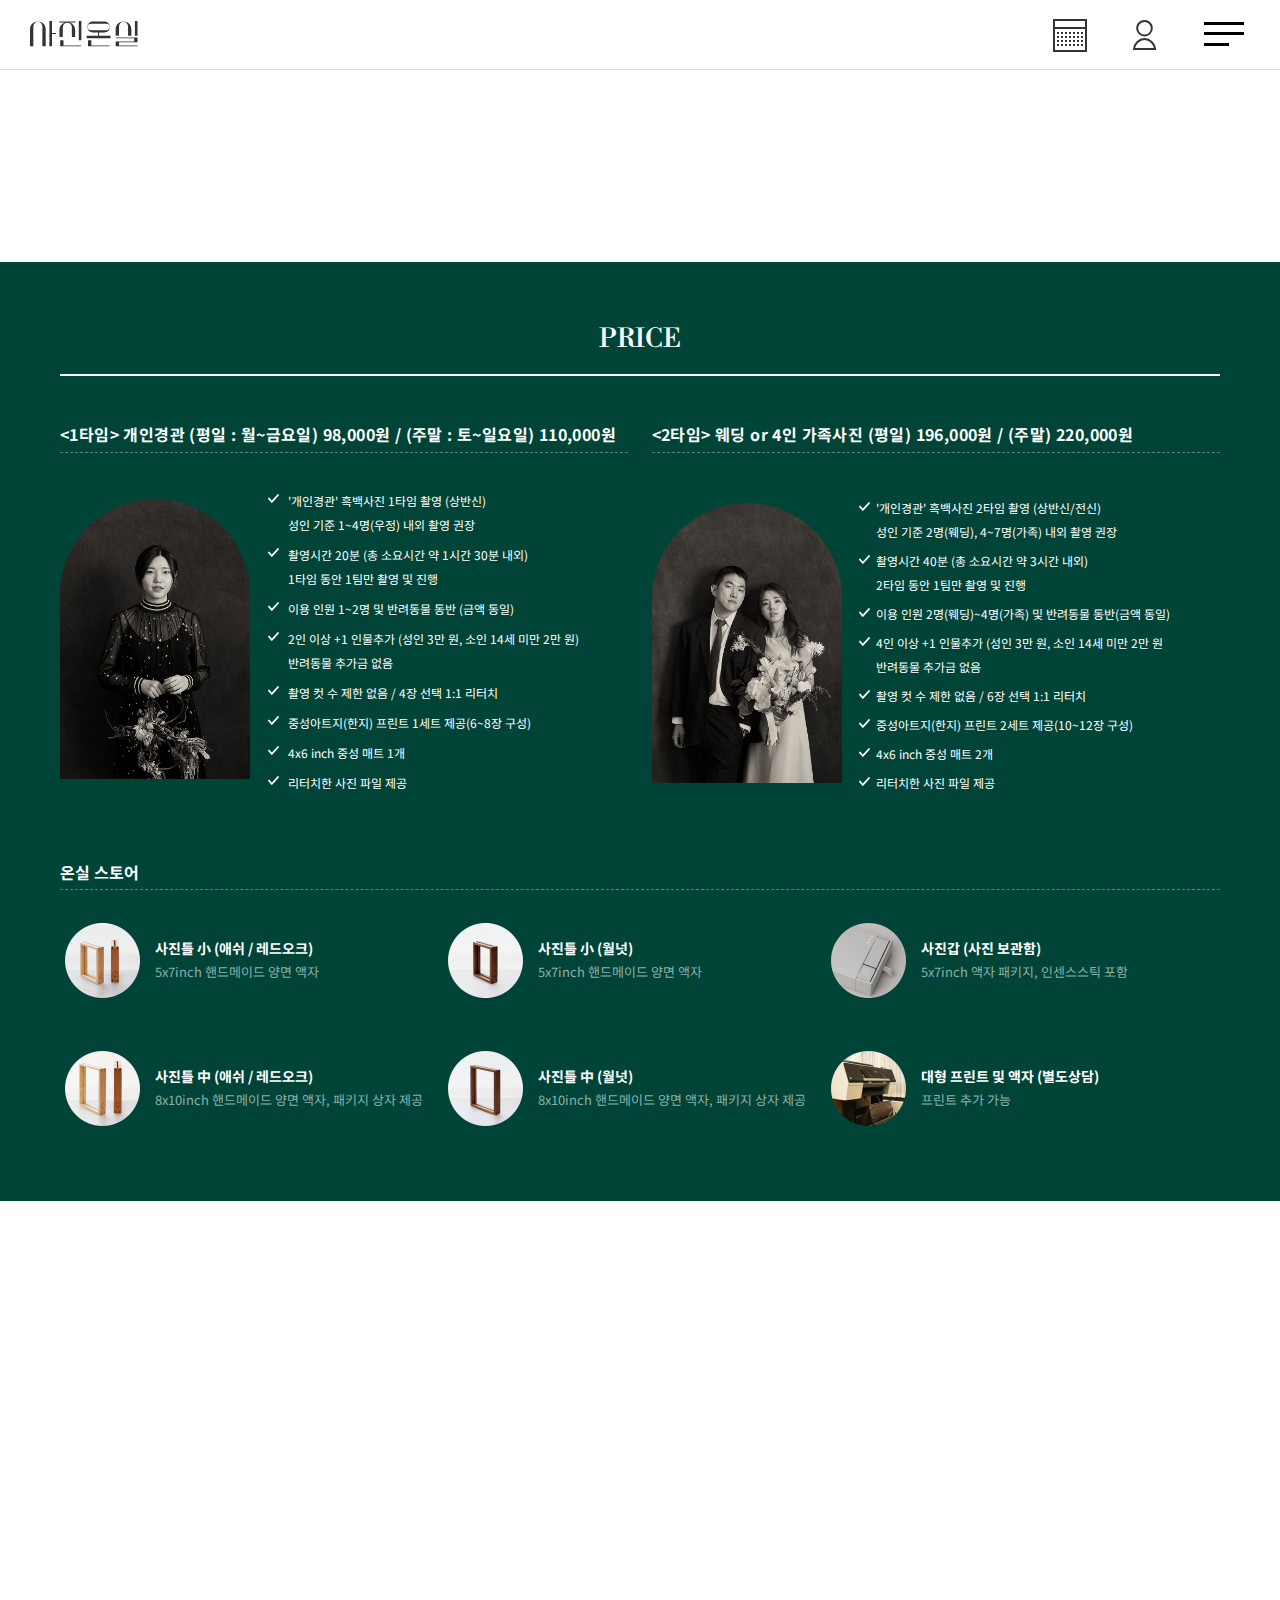
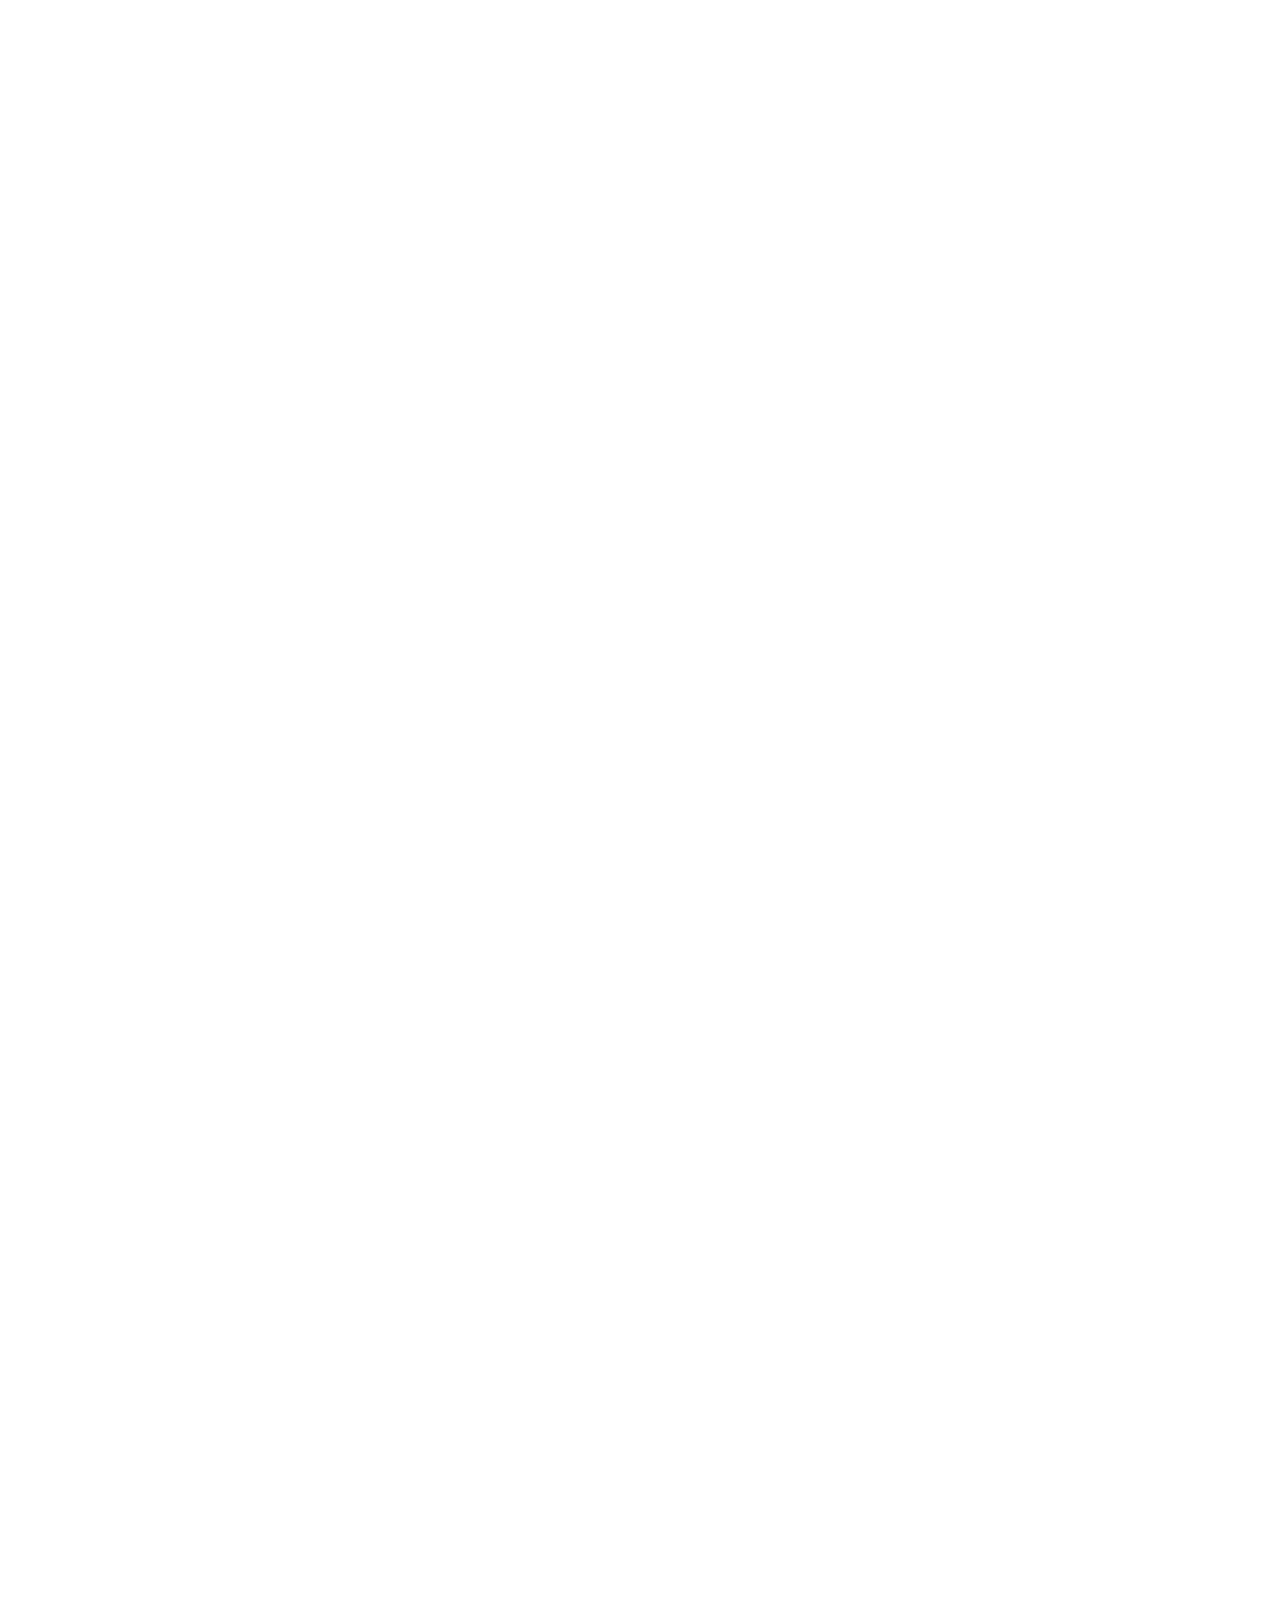
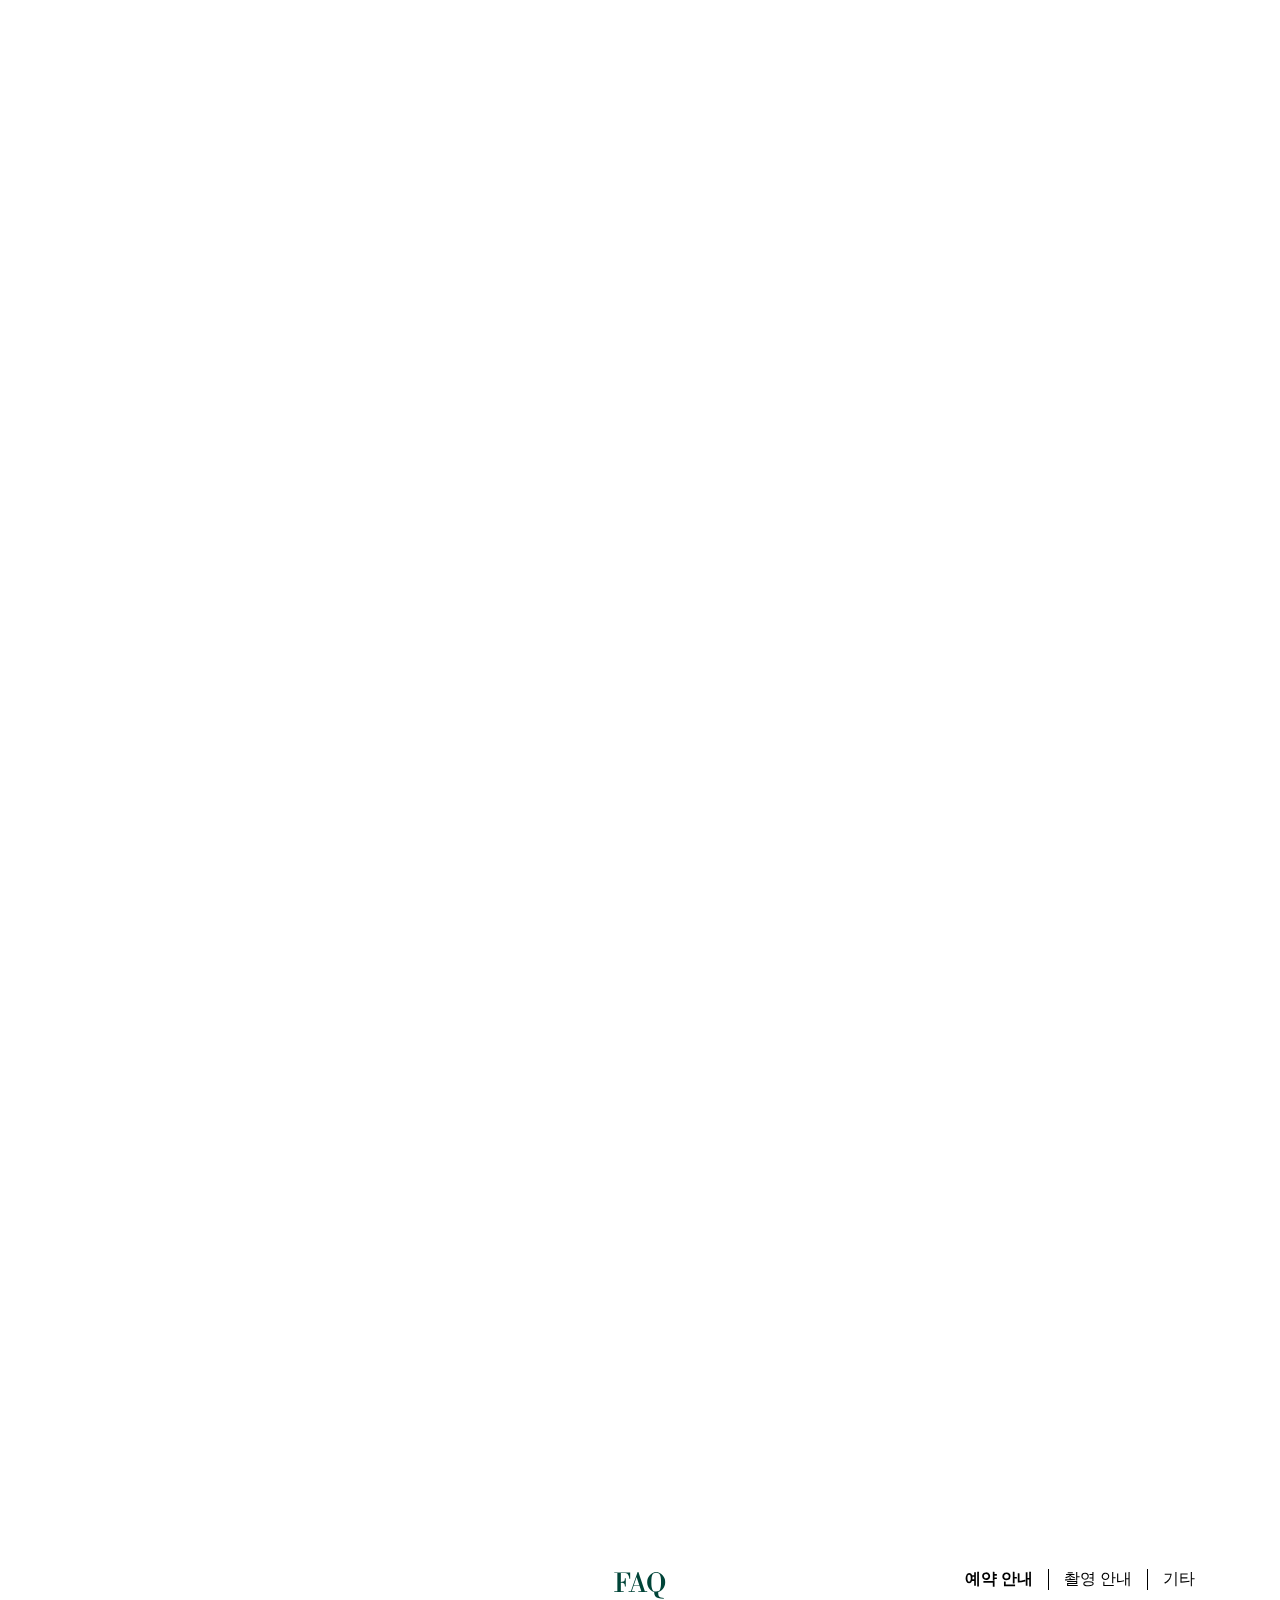
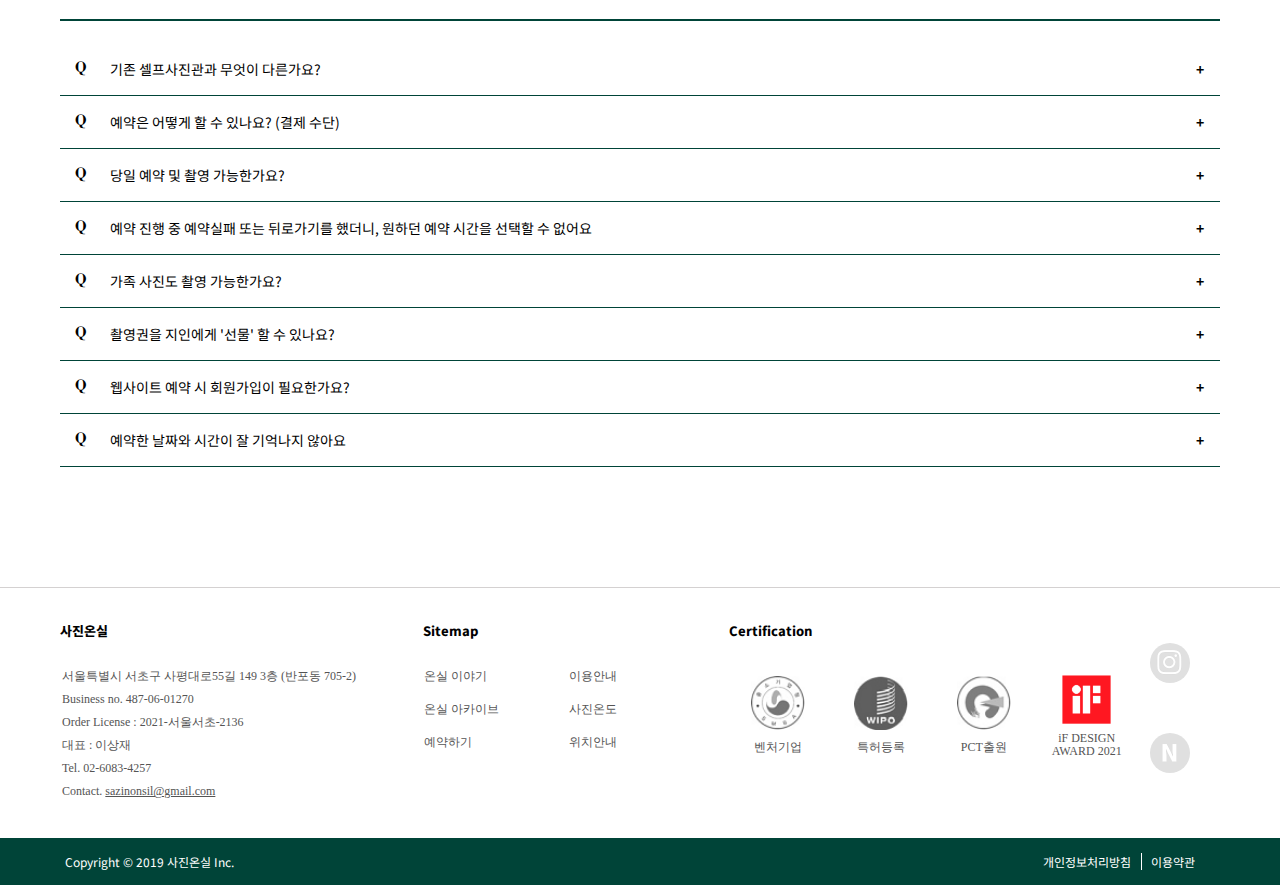
<file: sub3.html>
<!DOCTYPE html>
<html lang="en">
<head>
    <meta charset="UTF-8">
    <meta http-equiv="X-UA-Compatible" content="IE=edge">
    <meta name="viewport" content="width=device-width, initial-scale=1.0">   
    <link rel="shortcut icon" href="./img/favicon.png">
    <link rel="icon" href="./img/favicon.png">
    <link href="https://fonts.googleapis.com/css2?family=Libre+Bodoni&family=Nanum+Myeongjo:wght@700&family=Noto+Sans+KR:wght@300&family=Noto+Serif+KR&display=swap" rel="stylesheet">
    <link rel="stylesheet" href="https://fonts.googleapis.com/css2?family=Material+Symbols+Outlined:opsz,wght,FILL,GRAD@48,400,0,0" />
    <link rel="stylesheet" href="./css/common.css">
    <link rel="stylesheet" href="./css/sub3.css">
    <link rel="stylesheet" href="./css/menu.css">
    <link rel="stylesheet" href="https://cdn.jsdelivr.net/npm/swiper/swiper-bundle.min.css"/>
    <link href="https://unpkg.com/aos@2.3.1/dist/aos.css" rel="stylesheet">
    <script src="https://unpkg.com/aos@2.3.1/dist/aos.js"></script>
    <script src="https://ajax.googleapis.com/ajax/libs/jquery/3.6.1/jquery.min.js"></script>
        
    <title>온실아카이브</title>
</head>
<body>
    <section class="menu">
        <div class="bg1"></div>
        <div class="contents animate__animated animate__slow">
            <button href="./index.html" class="esc">
                <span></span>
                <span></span>
            </button>
            <div class="menu">
                <div class="list">
                    <div class="a">
                        <a class="h2" href="./sub.html">Story</a>
                    </div>       
                    <span>온실 이야기</span>
                </div> 
                <div class="list">
                    <div class="a">
                        <a class="h2" href="./sub2.html">Archive</a>
                    </div>       
                    <span>온실 아카이브</span>
                </div> 
                <div class="list">
                    <div class="a">
                        <a class="h2" href="./sub3.html">Guide</a>
                        <a class="h3" id="use" href="./sub3.html">이용안내</a>
                        <a class="h3" href="./map.html">위치안내</a>
                    </div>             
                    <span>온실 가이드</span>
                </div> 
                <div class="list">
                    <div class="a">
                        <a class="h2" href="./sub4.html">Care Program</a>
                        <a class="h3" href="./sub4.html">사진 온도</a>
                    </div>
                    <span>케어프로그램</span>
                </div> 
                <div class="list">
                    <div class="a">
                        <a class="h2" href="./reserv.html">Reservation</a>
                    </div>
                    <span>예약하기</span>
                </div>
            </div>            
            <div class="foot">
                <div class="search">
                    <input type="text" class="searchText" placeholder="SEARCH">
                    <a href="#">
                        <button class="searchButton">
                            <img src="./img/btn_search.png">
                        </button>
                    </a>
                </div> 
                <div class="backlogo">
                    <img src="./img/ci.png" alt="">
                </div>    
            </div> 
        </div>
    </section>

    <div class="pop is_off">
        <div class="con">
            <img class="jojoexit" src="./img/ico_close_pop02.png">
            <div class="wrap">
                <img src="./img/ico_window.png">
                <input type="text" class="t1" placeholder="아이디">
                <input type="text" class="t1" placeholder="비밀번호">
                <button>
                    <p>LOGIN</p>
                    <div class="bb"></div>
                </button>
                <p class="join">회원가입</p>
            </div>
            
            <div class="pop2">
                <label><input class="check" type="checkbox">로그인 상태 유지</label>
                <div class="idp">
                    <p>아이디/비밀번호 찾기</p>
                    <p>비회원 예약조회</p>
                </div>
            </div>
        </div>
    </div>

    <main>
        <p class="logoP">ONSIL GUIDE</p>

        <section class="sec1 animate__animated animate__fadeInUp">
            <div class="container">
                <h2 class="animate__animated">PRICE</h2>
                <div class="content1">
                    <div class="ex1">
                            <h3>
                                <1타임> 개인경관 (평일 : 월~금요일) 98,000원 / (주말 : 토~일요일) 110,000원
                            </h3>
                            <div>
                                <div class="p1"></div>
                                <ul>
                                    <li>'개인경관' 흑백사진 1타임 촬영 (상반신)<br>
                                        성인 기준 1~4명(우정) 내외 촬영 권장</li>
                                    <li>촬영시간 20분 (총 소요시간 약 1시간 30분 내외)<br>
                                        1타임 동안 1팀만 촬영 및 진행</li>
                                    <li>이용 인원 1~2명 및 반려동물 동반 (금액 동일)</li>
                                    <li>2인 이상 +1 인물추가 (성인 3만 원, 소인 14세 미만 2만 원)<br>반려동물 추가금 없음</li>
                                    <li>촬영 컷 수 제한 없음 / 4장 선택 1:1 리터치</li>
                                    <li>중성아트지(한지) 프린트 1세트 제공(6~8장 구성)</li>
                                    <li>4x6 inch 중성 매트 1개</li>
                                    <li>리터치한 사진 파일 제공</li>
                                </ul>
                            </div>
                    </div>
                    <div class="ex2">
                            <h3>
                                <2타임> 웨딩 or 4인 가족사진 (평일) 196,000원 / (주말) 220,000원
                            </h3>
                            
                            <div>
                                <div class="p1"></div>
                                <ul>
                                    <li>'개인경관' 흑백사진 2타임 촬영 (상반신/전신)<br>
                                        성인 기준 2명(웨딩), 4~7명(가족) 내외 촬영 권장
                                    </li>
                                    <li>촬영시간 40분 (총 소요시간 약 3시간 내외)<br>
                                        2타임 동안 1팀만 촬영 및 진행
                                    </li>
                                    <li>이용 인원 2명(웨딩)~4명(가족) 및 반려동물 동반(금액 동일)</li>
                                    <li>4인 이상 +1 인물추가 (성인 3만 원, 소인 14세 미만 2만 원<br>반려동물 추가금 없음
                                    </li>
                                    <li>촬영 컷 수 제한 없음 / 6장 선택 1:1 리터치</li>
                                    <li>중성아트지(한지) 프린트 2세트 제공(10~12장 구성)</li>
                                    <li>4x6 inch 중성 매트 2개</li>
                                    <li>리터치한 사진 파일 제공</li>
                                </ul>
                            </div>
                    </div>
                    
                </div>                
                <p class="store">온실 스토어</p>
                <div class="content2">
                    <ul>
                        <li>
                            <img src="./img_sub3/1607585136919_img.png" alt="">
                            <p>
                                <span>사진틀 小 (애쉬 / 레드오크)</span>
                                5x7inch 핸드메이드 양면 액자
                            </p>
                        </li>
                        <li>
                            <img src="./img_sub3/1607585146992_img.png" alt="">
                            <p>
                                <span>사진틀 小 (월넛)</span>
                                5x7inch 핸드메이드 양면 액자
                            </p>
                        </li>
                        <li>
                            <img src="./img_sub3/1607585156330_img.png" alt="">
                            <p>
                                <span>사진갑 (사진 보관함)</span>
                                5x7inch 액자 패키지, 인센스스틱 포함
                            </p>
                        </li>
                        <li>
                            <img src="./img_sub3/1607585168534_img.png" alt="">
                            <p>
                                <span>사진틀 中 (애쉬 / 레드오크)</span>
                                8x10inch 핸드메이드 양면 액자, 패키지 상자 제공
                            </p>
                        </li>
                        <li>
                            <img src="./img_sub3/1607585180011_img.png" alt="">
                            <p>
                                <span>사진틀 中 (월넛)</span>
                                8x10inch 핸드메이드 양면 액자, 패키지 상자 제공
                            </p>
                        </li>
                        <li>
                            <img src="./img_sub3/1607585190784_img.png" alt="">
                            <p>
                                <span>대형 프린트 및 액자 (별도상담)</span>
                                프린트 추가 가능
                            </p>
                        </li>
                    </ul>     
                </div>
            </div>
        </section>

        <section class="sec2" data-aos="fade-up" data-aos-duration="1000" data-aos-once="false" data-aos-offset="500">
            <div class="container">
                <h2>PROCESS</h2>
                <div class="content1">
                    <span class="line1"></span>   
                    <span class="line2"></span>    
                    <div class="pro">
                        <div class="picture_box">
                            <img src="./img_sub3/1607585235421_img.jpg" alt="">
                        </div>
                        <p>
                            고객 도착
                            <span>예약 시간 20분 전</span>
                        </p>
                        <ul>
                            <li>체온 측정 및 손 소독</li>
                            <li>사진온실 이용 및 구성 안내</li>
                            <li>인센스 스틱(향) 선택</li>
                            <li>음악(블루투스 연결) 선택</li>
                            <li>촬영 방법 안내</li>
                        </ul>
                    </div>   
                    <div class="pro">
                        <div class="picture_box">
                            <img src="./img_sub3/1607585245940_img.jpg" alt="">
                        </div>
                        <p>
                            촬영 시작
                            <span><1타임 : 20분> / <2타임 : 40분></2></span>
                        </p>
                        <ul>
                            <li>1타임 예약 (촬영시간 20분)</li>
                            <li>2타임 예약 (촬영시간 40분)<br>
                                셀프웨딩 / 4인 이상 가족 촬영</li>
                        </ul>
                    </div>   
                    <div class="pro">
                        <div class="picture_box">
                            <img src="./img_sub3/1607585258006_img.jpg" alt="">
                        </div>
                        <p>
                            사진 선택
                            <span>사진 선택 (1, 2차) 25분</span>
                        </p>
                        <ul>
                            <li>1차 후보 사진 선택 (약 30장 선택)</li>
                            <li>2차 최종 사진 선택<br>
                                1타임 : 4장, 2타임 : 6장</li>
                        </ul>
                    </div>   
                    <div class="pro">
                        <div class="picture_box">
                            <img src="./img_sub3/1607585270018_img.jpg" alt="">
                        </div>
                        <p>
                            리터치 및 프린트
                            <span>약 40분 소요</span>
                        </p>
                        <ul>
                            <li>초상권 동의서 작성(선택)</li>
                            <li>1:1 맞춤 리터치 25~30분 소요</li>
                            <li>프린트 및 패키지 포장 10분 소요</li>
                        </ul>
                    </div>
                </div>
                <div class="content2">
                    <div class="keypoint">
                        KEY POINT
                    </div>
                    <ul class="li1">
                        <li>
                            1타임 : 20분 촬영<br>
                            총 소요시간 약 1시간 30분
                        </li>
                        <li>
                            2타임 : 40분 촬영<br>
                            총 소요시간 약 3시간
                        </li>
                    </ul>
                    <ul class="li2">
                        <li>‘개인경관’은 사진온실 웹사이트 예약을 통해 진행하고 있습니다.</li>
                        <li>예약 하루 전날 안내 문자를 드립니다.</li>
                        <li> ‘셀프 웨딩’은 2타임 예약으로 진행됩니다. (예약 페이지에 연속된 2타임 시간을 선택 및 예약)</li>
                        <li>성인 가족 4인은 2타임 예약으로 진행됩니다. (예약 페이지에서 연속된 2타임 시간을 선택 및 예약)</li>
                        <li>우정 4인 예약은 1타임 또는 2타임 중으로 선택할 수 있습니다. (2타임 예약은 각자 자화상 촬영 가능)</li>
                        <li>사진 촬영 후 저작권 및 초상권, 사진 활용(선택)에 대한 동의서 작성이 있습니다. (동의 시 아치형 이미지 제공)</li>
                        <li>촬영하면서 듣고 싶은 음악을 준비해 오시면 휴대폰 블루투스로 연결해 들을 수 있습니다.</li>
                    </ul>     
                </div>
            </div>
        </section>
        
        <section class="sec3" data-aos="fade-up" data-aos-duration="1000"
        data-aos-once="false" data-aos-offset="400">
            <div class="container">
                <h2>LONG LIFE PRODUCTS</h2>
                <div class="content1">
                    <div class="box1">
                        <img src="./img_sub3/img_longlife01.png" alt=""> 
                        <p>
                            사진온실 패키지 ‘사진갑’은 개인의 라이프 타임에 맞춰 사진 교체가 쉽도록 제작된 나무 액자 ‘사진틀’에서 교체한 사진을 간직할 수 있는 작은 보관함입니다.<br>
                            ‘사진틀’을 고정하는 intersum(인테르숨) 상자에는 인센스스틱이 들어 있어 ‘사진갑’을 열었을 때 좋은 향기가 납니다. 개인경관의 경험을 향으로도 기억합니다.
                        </p>                      
                    </div>   
                    <div class="box2">
                        <img src="./img_sub3/img_longlife02.png" alt="">
                        <p>
                            사진을 미술품 보존에 사용하는 한지(중성 아트지)에 프린트하고, 로얄 뮤지엄 보드지 등 Acid Free 재료를 통해 Long Life Products 퀄리티를 추구합니다. 오랜 시간이 지나도 사진 변색이 발생하지 않습니다.
                            사진온실은 개인의 인물사진을 자신의 본질과 가능성을 탐색하는 동시대 기록으로 생각하기 때문입니다.
                        </p>                      
                    </div>   
                </div>                
            </div>
        </section>

        <section class="sec4" data-aos="fade-up" data-aos-duration="1000" data-aos-once="false" data-aos-offset="400">
            <div class="container">
                <h2>CARD NEWS</h2>
                <ul class="news">
                    <li><img src="./img_sub3/1.jpg">
                        <div class="green"></div>
                        <div class="ex">
                            <span class="material-symbols-outlined">arrow_forward</span>
                            <p>문학동네 <우리 사이엔 오해가 있다> 이슬아 x 남궁인 작가</p>
                        </div>
                    </li>
                    <li><img src="./img_sub3/2.jpg">
                        <div class="green"></div>
                        <div class="ex">
                            <span class="material-symbols-outlined">arrow_forward</span>
                            <p>BNMR 이현진 디자이너, ‘사진온실’ 브랜딩 디자인 iF 어워드 수상</p></div>
                    </li>
                    <li><img src="./img_sub3/3.jpg">
                        <div class="green"></div>
                        <div class="ex">
                            <span class="material-symbols-outlined">arrow_forward</span>
                            <p><사진온실 매장 이전 안내></p>
                        </div>
                    </li>
                    <li><img src="./img_sub3/4.jpg">
                        <div class="green"></div>
                        <div class="ex">
                            <span class="material-symbols-outlined">arrow_forward</span>
                            <p>문학동네 <우리 사이엔 오해가 있다> 이슬아 x 남궁인 작가</p></div></li>
                    <li><img src="./img_sub3/5.jpg">
                        <div class="green"></div>
                        <div class="ex">
                            <span class="material-symbols-outlined">arrow_forward</span>
                            <p>매일경제 ‘매경ECONOMY' 기사에 거울 셀프사진관 ‘사진온실’이 소개되었습니다</p></div>
                        </li>
                    <li><img src="./img_sub3/6.jpg"> 
                        <div class="green"></div>
                        <div class="ex">
                            <span class="material-symbols-outlined">arrow_forward</span>
                            <p>문학동네 <괄호가 많은 편지> 슬릭 x 이랑</p></div></li>
                    <li><img src="./img_sub3/7.jpg"> 
                        <div class="green"></div>
                        <div class="ex">
                            <span class="material-symbols-outlined">arrow_forward</span>
                            <p>브랜드와 20대가 만나는 가상의 공간, [HOUSE]에 '사진온실'이 소개되었습니다</p></div></li>
                    <li><img src="./img_sub3/8.jpg"> 
                        <div class="green"></div>
                        <div class="ex">
                            <span class="material-symbols-outlined">arrow_forward</span>
                            <p><사진정원사의 편지></p></div></li>
                    <li><img src="./img_sub3/9.jpg"> 
                        <div class="green"></div>
                        <div class="ex">
                            <span class="material-symbols-outlined">arrow_forward</span>
                            <p>Tripful 매거진 ISSUE NO.19에 ‘사진온실’이 소개되었어요</p></div></li>
                    <li><img src="./img_sub3/10.jpg">
                        <div class="green"></div>
                        <div class="ex">
                            <span class="material-symbols-outlined">arrow_forward</span>
                            <p>사진온실 브러슈어</p></div></li>
                    <li><img src="./img_sub3/11.jpg">
                        <div class="green"></div>
                        <div class="ex">
                            <span class="material-symbols-outlined">arrow_forward</span>
                            <p>‘월간사진’ 9월 호에 사진온실이 소개되었습니다. (2019)</p></div></li>
                    <li><img src="./img_sub3/12.jpg">
                        <div class="green"></div>
                        <div class="ex">
                            <span class="material-symbols-outlined">arrow_forward</span>
                            <p>KBS TV 프로그램 <김영철의 동네 한 바퀴> : 사진온실</p></div></li>
                    <li><img src="./img_sub3/13.jpg">
                        <div class="green"></div>
                        <div class="ex">
                            <span class="material-symbols-outlined">arrow_forward</span>
                            <p>70호, 라이프스타일 매거진</p></div></li>
                    <li><img src="./img_sub3/14.jpg">
                        <div class="green"></div>
                        <div class="ex">
                            <span class="material-symbols-outlined">arrow_forward</span>
                            <p><여성동아> 5월호(2022) 거울 셀프사진관 ‘사진온실’이 소개되었습니다</p></div></li>
                    <li><img src="./img_sub3/15.jpg">
                        <div class="green"></div>
                        <div class="ex">
                            <span class="material-symbols-outlined">arrow_forward</span>
                            <p>네이버 디자인에 '사진온실’이 소개되었습니다.</p></div></li>
                    <li><img src="./img_sub3/16.jpg">
                        <div class="green"></div>
                        <div class="ex">
                            <span class="material-symbols-outlined">arrow_forward</span>
                            <p>네이버 포스트 <작은가게 오래가게>에 사진온실이 소개되었습니다</p></div></li>
                    <li><img src="./img_sub3/17.jpg">
                        <div class="green"></div>
                        <div class="ex">
                            <span class="material-symbols-outlined">arrow_forward</span>
                            <p>한겨레 지면 ‘사진온실’ 기사</p></div></li>
                    <li><img src="./img_sub3/18.jpg">
                        <div class="green"></div>
                        <div class="ex">
                            <span class="material-symbols-outlined">arrow_forward</span>
                            <p>구병모 첫 소설집 『고의는 아니자만』 개정판에 책 표지로, 사진온실 이상재(사진정원사) 개인작업 시리즈가 사용되었습니다</p></div></li>
                    <li><img src="./img_sub3/19.jpg">
                        <div class="green"></div>
                        <div class="ex">
                            <span class="material-symbols-outlined">arrow_forward</span>
                            <p>BarunsonMcard x 사진온실 모바일 청첩장 ‘Our moment’ 출시</p></div></li>
                    <li><img src="./img_sub3/20.jpg">
                        <div class="green"></div>
                        <div class="ex">
                            <span class="material-symbols-outlined">arrow_forward</span>
                            <p>70호, 라이프스타일 매거진</p></div></li>
                </ul>               
            </div>
        </section>

        <section class="qna animate__animated animate__fadeInUp">
            <div class="tab_menu">
                <ul class="list">
                    <li class="is_on">
                    <a href="#tab1" class="btn">예약 안내</a>
                    </li>
                    <li>
                    <a href="#tab2" class="btn">촬영 안내</a>
                    </li>
                    <li>
                    <a href="#tab3" class="btn">기타</a>
                    </li>
                </ul>
                <div class="cont_area">
                    <div id="tab1" class="container" style="display:block;">
                        <h2>FAQ</h2>   
                        <button class="accordion">기존 셀프사진관과 무엇이 다른가요?</button>
                        <div class="panel">
                            <p>사진온실은 특허받은 ‘하프 미러 셀프 촬영 시스템’을 이용해 카메라가 보이지 않는 거울을 통해 셀프 사진을 촬영 할 수 있습니다<br>
                                '개인경관-個人鏡觀' 거울을 통해 촬영 순간 자신의 표정과 친구 또는 사랑하는 사람의 눈을 보며, 마주 보고 대화하듯 사진을 찍을 수 있습니다.<br>
                                거울을 통한 개인 경험의 시간, 천편일률적이지 않은 사진, 본인만의 고유한 분위기를 스스로 담습니다.<br>
                                
                                전문성을 갖춘 사진정원사(중앙대학교 일반대학원 사진학과 순수사진 전공)가 진행 및 1:1 리터치를 합니다.<br>
                                흑백 필름 인화는 리터치가 불가하지만, 사진온실은 흑백 필름과 동일한 '톤'에 미술품 보존에 사용하는 중성아트지(한지)에 프린트를 합니다.<br>
                                사진에 대한 결과물은 며칠 기다리지 않아도, 예약 시간 내 사진을 받아 갈 수 있습니다.<br><br>
                                
                                1타임 동안 1팀만 촬영 및 진행(1타임 총 소요 시간 약 1시간 30분) 합니다.<br>
                                하루에 7팀만 예약을 받아, 밀도 높은 경험과 사진을 제공합니다.<br>
                                한지 (중성 아트지) 프린트와 미술품 보존에 사용하는 Acid free 사진 재료로 최대 200년 이상 보존이 가능합니다.<br><br>
                                
                                사진온실 '개인경관-個人鏡觀'은 '하프 미러 셀프 사진 촬영 시스템 및 하프 미러 셀프 촬영 시스템을 이용한 심리 상담 방법' 특허(제 10-2071948 호)를 받았습니다.<br>
                                세계 3대 디자인 어워드인 'iF 디자인 어워드 2021' 브랜딩 수상 브랜드로, 촬영뿐만 아니라 사진온실의 철학과 브랜드를 경험해보세요.
                            </p>
                        </div>
                        <button class="accordion">예약은 어떻게 할 수 있나요? (결제 수단)</button>
                        <div class="panel">
                            <p>사진온실 웹사이트 ‘Reservation’ 예약하기 페이지를 통해 촬영 날짜와 시간을 선택 후 예약 및 카드 결제를 할 수 있습니다.<br>
                                셀프 웨딩 및 성인 가족 4인 이상은 2타임 예약을 받고 있습니다. 예약 스케줄 시간을 연속된 2타임을 선택 후 진행할 수 있습니다.<br><br>
                                
                                웹사이트를 통한 결제가 잘 안 되거나, 어려운 분은 전화 02-6083-4257 또는 문자 010-3735-9931, 사진온실 instagram DM (@sazinonsil)으로 연락주세요.<br>
                                '제로페이' 또는 '계좌 이체'로 예약을 원하실 경우 개별 연락주시면 안내해 드립니다.</p>
                        </div>
                        <button class="accordion">당일 예약 및 촬영 가능한가요?</button>
                        <div class="panel">
                            <p>당일 예약 및 촬영 문의는 전화 02-6083-4257 또는 문자 010-3735-9931 로 연락주시면 가능 여부를 확인해 드립니다.</p>
                        </div>
                        <button class="accordion">예약 진행 중 예약실패 또는 뒤로가기를 했더니, 원하던 예약 시간을 선택할 수 없어요</button>
                        <div class="panel">
                            <p>예약 진행 중 뒤로 가기 등 예약을 중지하면, 예약 중복방지를 위해 해당 시간을 10분 동안 선택할 수 없습니다.
                                10분 뒤 페이지 새로고침 후 다시 시도하시거나,
                                전화 또는 문자 010-3735-9931로 예약 시도 날짜 및 시간을 말씀해 주세요.
                                관리자가 예약 시도 리스트를 삭제, 새로고침 후 다시 예약이 가능합니다.</p>
                        </div>
                        <button class="accordion"> 가족 사진도 촬영 가능한가요?</button>
                        <div class="panel">
                            <p>가족사진 촬영 가능합니다.<br>
                            촬영 시간 동안 모든 구성원이 함께 촬영하고, 부모님 촬영, 부부 촬영, 형제자매 촬영, 독사진, 아이 촬영, 반려 동물과 함께 촬영 등 주어진 시간 동안 다양하게 사진을 촬영 할 수 있습니다.<br>
                            성인 4인 이상 가족사진 촬영은 2타임 예약으로 진행하고 있습니다.<br>
                            2타임 예약시 40분 촬영, 리터치 6장, 프린트 2세트, 4x6 inch용 중성 매트 2개, 총 소요시간 약 3시간</p>
                        </div>
                        
                        <button class="accordion">촬영권을 지인에게 '선물' 할 수 있나요?</button>
                        <div class="panel">
                            <p>개인경관-個人鏡觀 경험을 지인에게 '촬영권 쿠폰 번호' 형태로 선물할 수 있습니다.<br>
                                촬영권 외 '사진틀' 액자 등도 함께 선물 가능합니다.<br>
                                사진온실 연락처 010-3735-9931로 문자를 남겨 주시면, 선물 구성 및 결제 방법 등을 상담해 드립니다.<br><br>
                                
                                <선물 받은 쿠폰 사용 방법><br>
                                사진온실 웹사이트 : https://sazinonsil.com<br>
                                쿠폰 사용 방법 : 사진온실 웹사이트 예약 페이지 타임 선택 후 2번 째 예약 페이지에 ‘쿠폰 코드 등록’을 통한 예약 가능</p>
                        </div>
                        
                        <button class="accordion">웹사이트 예약 시 회원가입이 필요한가요?</button>
                        <div class="panel">
                            <p>사진온실 웹사이트를 통한 예약은 회원 / 비회원 예약 모두 가능합니다.<br>
                                회원은 MY PAGE를 통해 예약 내역 확인, 아카이브 및 셀프 인터뷰 참여, 아카이브 갤러리 공감(하트) 표시를 통한 포즈 아카이브, 셀프 인터뷰 게시물에 댓글 등을 달 수 있습니다.</p>
                        </div>
    
                        <button class="accordion">예약한 날짜와 시간이 잘 기억나지 않아요</button>
                        <div class="panel">
                            <p><사진온실 웹사이트 '회원' 가입한 경우><br>
                                사진온실 웹사이트 상단 [사람 모양] 아이콘 클릭 -> [예약 내역]에서 예약 확인<br><br>
                                
                                <사진온실 웹사이트 '비회원' 경우><br>
                                사진온실 웹사이트 상단 [사람 모양] 아이콘 클릭 -> 아치형 팝업창 오른쪽 하단 [비회원 예약 조회] -> 예약 시 입력한 '연락처' 입력 후 SEND<br><br>
                                
                                또는, 사진온실 휴대폰 010-3735-9931로 문자 등 연락 주시면 예약을 확인해 드립니다.</p>
                        </div>
                    </div>
                    <div id="tab2" class="container">
                        <h2>FAQ</h2>                           
                        <button class="accordion">촬영 시간과 진행은 어떻게 되나요?</button>
                        <div class="panel">
                            <p>
                                <1타임 예약> 촬영 시간 20분, 사진 선택 약 20분(1차, 2차로 나눠 진행), 리터치 약 30분, 프린트 및 패키지 약 20분으로 총 소요시간은 약 1시간 30분 입니다.<br>
                                <2타임 예약> '셀프웨딩 / 4인 이상 가족사진 / 5인 이상 우정사진' 촬영 시간 40분, 총 소요시간 약 3시간이 소요됩니다.<br><br>
                                
                                웹사이트를 통해 '하루에 7타임' 만 예약을 받아 진행합니다.</p>
                        </div>
    
                        <button class="accordion">컬러 사진도 촬영할 수 있나요?</button>
                        <div class="panel">
                            <p>
                                '개인경관'은 현재 컬러 사진 서비스를 제공하지 않습니다.<br>
                                '사진온실-개인경관'은 흑백 필름을 온전히 재현한 B/W 톤에 리터치가 가능합니다.<br>
                                한지(중성아트지) 프린트로 오랜 시간이 지나도 클래식한 사진을 제공합니다.</p>
                        </div>
                        
                        <button class="accordion">사진 촬영시 듣고 싶은 음악을 준비해 가면 되나요?</button>
                        <div class="panel">
                            <p>촬영 하면서 듣고 싶은 음악을 휴대폰 블루투스로 스피커와 연결해 들을 수 있습니다.<br>
                                25~30분 정도에 플레이 리스트 준비해 오시면 더 즐거운 촬영이 되실 거예요.</p>
                        </div>

                        <button class="accordion">매장에 준비된 소품이 있나요?</button>                        
                        <div class="panel">
                            <p>'꽃다발(조화) 3종’과 ‘면사포’가 준비되어 있습니다.<br>
                                이외 각자에게 의미 있는 물건, 소품, 의상 등은 따로 준비해 오셔도 좋습니다.</p>
                        </div>


                        <button class="accordion">흑백 사진에 어떤 옷이 잘 어울리나요?</button>                        
                        <div class="panel">
                            <p>사진온실 배경은 어두운 톤으로<br>
                                일반적으로 상의는 밝은 톤, 하의는 중간 톤 또는 어두운 톤을 추천드립니다.<br>
                                사진온실 웹사이트 아카이브 갤러리 또는 사진온실 인스타그램 @sazinonsil에 사진을 참고해 의상을 준비해보세요.</p>
                        </div>
                    </div>
                    <div id="tab3" class="container">
                        <h2>FAQ</h2>                           
                        <button class="accordion">코로나19 예방에 대한 안내</button>
                        <div class="panel">
                            <p>사진온실 모든 직원은 백신 접종 완료 및 마스크를 착용을 하고 있습니다.<br>
                                비접촉 체온계로 예약자 분들의 체온을 측정 후 촬영 안내를 진행하고 있습니다.<br>
                                매장에 손 소독제 비치, 1팀 촬영을 마치면 촬영 공간 환기 및 릴리즈(리모컨), 스툴 등은 소독하고 있습니다.<br><br>
                                
                                사진온실은 예약제 운영으로 다중이 동시에 이용하는 공간이 아닙니다.
                                사진온실은 코로나19 예방에 노력을 다하겠습니다.</p>
                        </div>
    
                        <button class="accordion">저작권 및 초상권, 사진 활용에 대한 동의는 필수 인가요?</button>
                        <div class="panel">
                            <p>사진 촬영 후 저작권 및 초상권, 사진 활용(선택)에 대한 동의서에 서명을 받고 있습니다.<br>
                                사진온실 웹사이트 및 인스타그램 등 사진 활용에 동의를 원치 않은 분들은 ‘사진 촬영 및 활용에 관한 동의서’ 작성시 선택을 할 수 있습니다.<br>
                                사진 촬영 후 저작권 및 초상권, 사진 활용에 대한 동의를 하신 분에게 ‘MEET MYSELF’ 단어 또는 문장을 받아 아치형 이미지를 제공해 드리고 있습니다.</p>
                        </div>                        
                    </div>
                </div>
            </div>                
        </section>
    </main>


    <div class="newspop is_off">
        <div class="con">
            <img class="newsexit" src="./img/ico_close_pop02.png">            
            <div class="wrap">
                <img class="newspic"  src="./img_sub3/q1.jpg">
                <img class="newsnext" src="./img_sub3/btn_pop_next.png">
                <img class="newsprev" src="./img_sub3/btn_pop_prev.png">
            </div>       
            <p class="ex">
                <span>문학동네 <우리 사이엔 오해가 있다> 이슬아 x 남궁인 작가.</span>
                이슬아 x 남궁인 작가님이 주고받은 서간문이 책으로 나왔어요 ✨<br>
                두 작가님의 '사진온실-개인경관' 촬영 사진이 책 띠지를 포함 18장이 포함되었습니다.
            </p>                
        </div>
    </div>

    <script src="https://cdn.jsdelivr.net/npm/swiper/swiper-bundle.min.js"></script>
    <script src="./js/common.js"></script>
    <script src="./js/sub3.js"></script>
    <script src="./js/json.js"></script>
    <script> 
        AOS.init();
    </script>
</body>
</html>
</file>
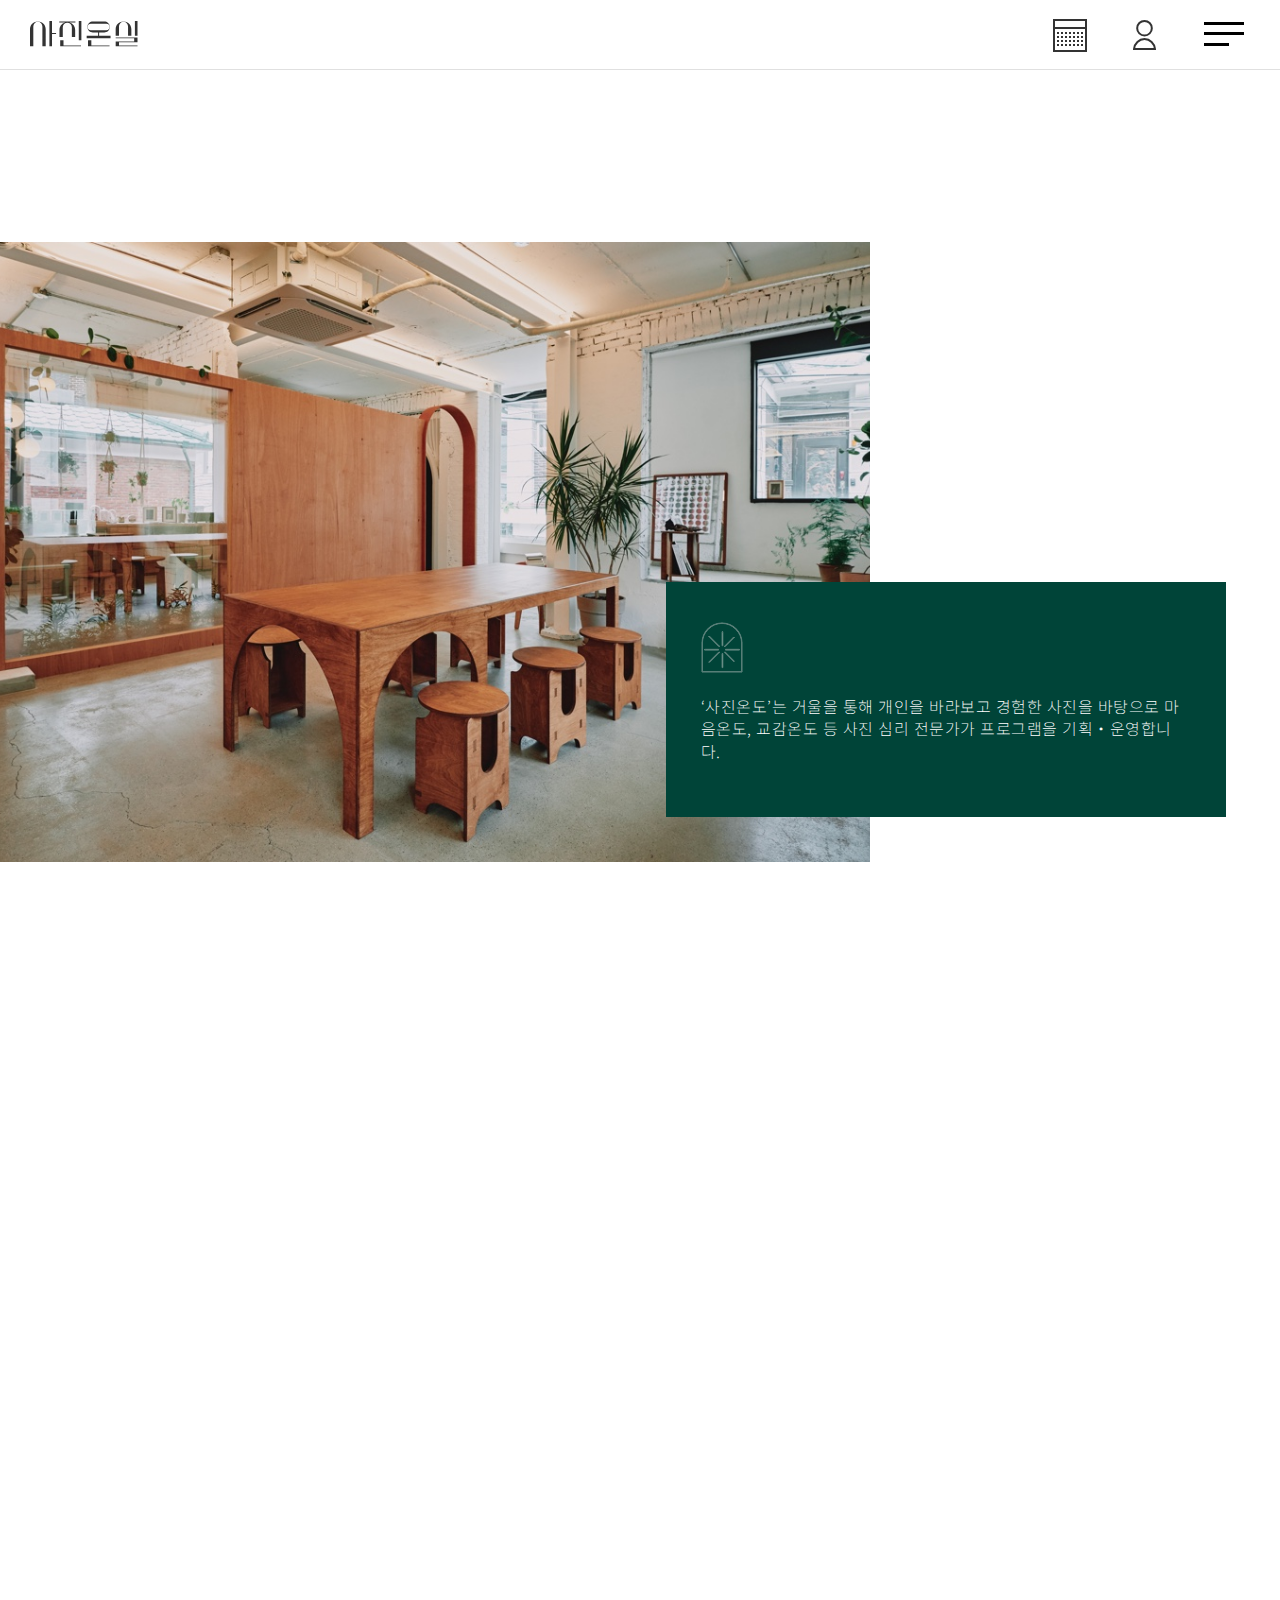
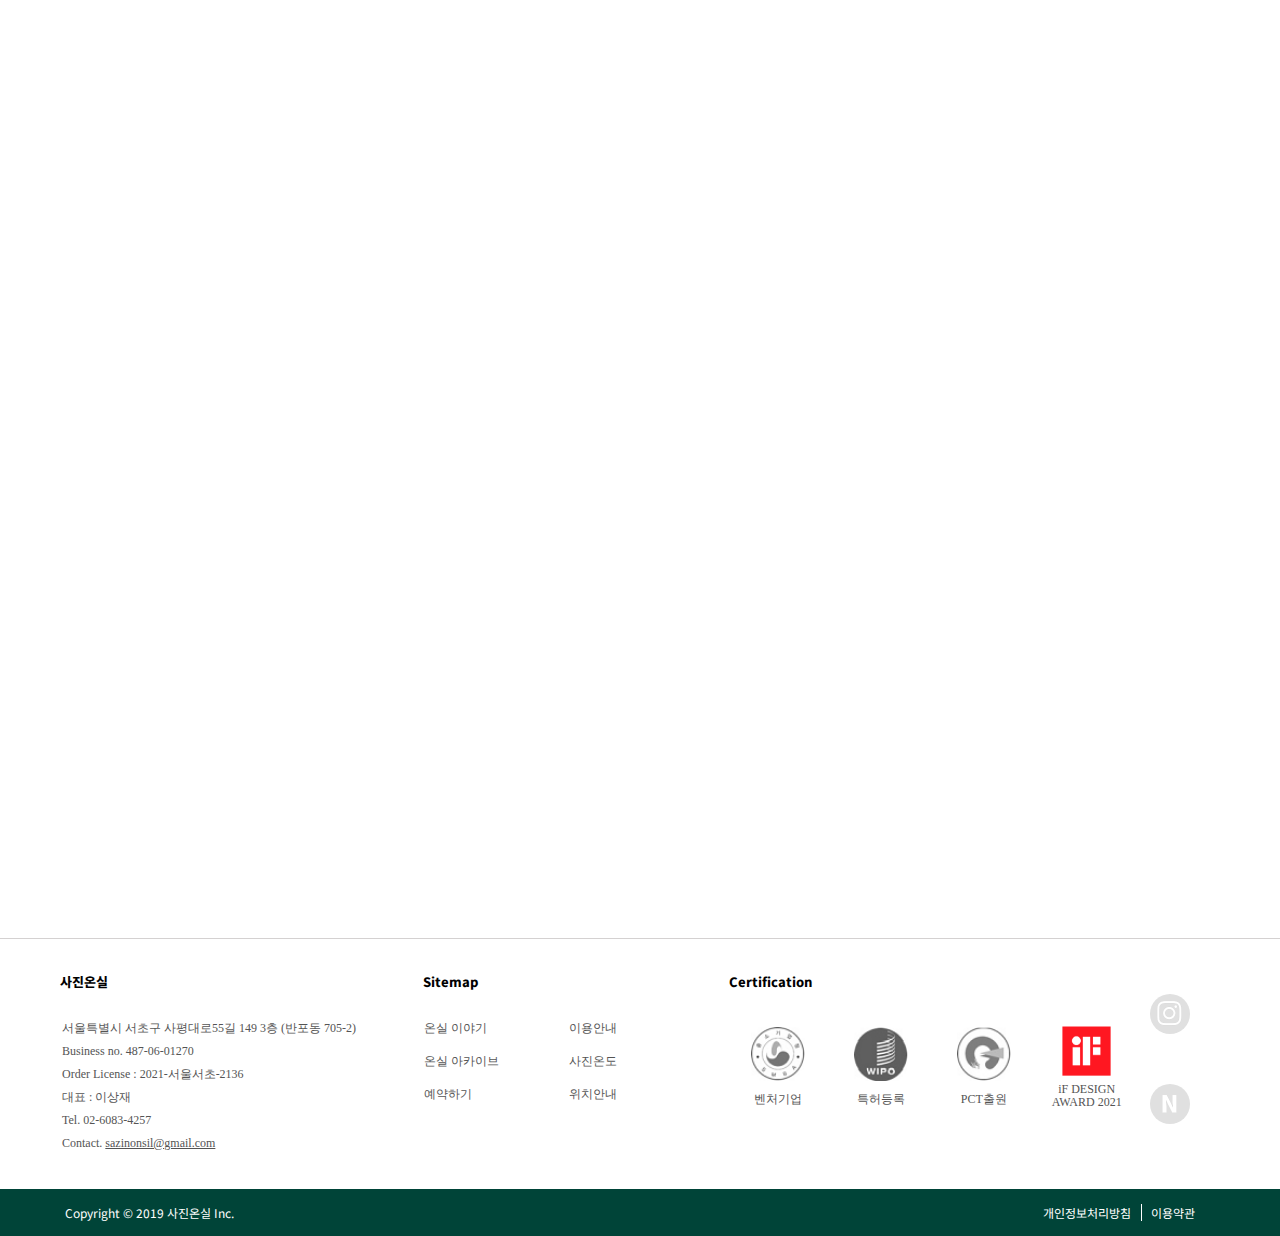
<file: sub4.html>
<!DOCTYPE html>
<html lang="en">
<head>
    <meta charset="UTF-8">
    <meta http-equiv="X-UA-Compatible" content="IE=edge">
    <meta name="viewport" content="width=device-width, initial-scale=1.0">  
    <link rel="shortcut icon" href="./img/favicon.png">
    <link rel="icon" href="./img/favicon.png"> 
    <link href="https://fonts.googleapis.com/css2?family=Libre+Bodoni&family=Nanum+Myeongjo:wght@700&family=Noto+Sans+KR:wght@300&family=Noto+Serif+KR&display=swap" rel="stylesheet">    
    <link rel="stylesheet" href="https://fonts.googleapis.com/css2?family=Material+Symbols+Outlined:opsz,wght,FILL,GRAD@48,400,0,0" />
    <link rel="stylesheet" href="./css/sub4.css">
    <link rel="stylesheet" href="./css/common.css">
    <link rel="stylesheet" href="./css/menu.css">
    <link rel="stylesheet" href="https://cdn.jsdelivr.net/npm/swiper/swiper-bundle.min.css"/>
    <link href="https://unpkg.com/aos@2.3.1/dist/aos.css" rel="stylesheet">
    <script src="https://unpkg.com/aos@2.3.1/dist/aos.js"></script>
    <script src="https://ajax.googleapis.com/ajax/libs/jquery/3.6.1/jquery.min.js"></script>
        
    <title>온실스토리</title>
</head>
<body>
    <section class="menu">
        <div class="bg1"></div>
        <div class="contents animate__animated animate__slow">
            <button href="./index.html" class="esc">
                <span></span>
                <span></span>
            </button>
            <div class="menu">
                <div class="list">
                    <div class="a">
                        <a class="h2" href="./sub.html">Story</a>
                    </div>       
                    <span>온실 이야기</span>
                </div> 
                <div class="list">
                    <div class="a">
                        <a class="h2" href="./sub2.html">Archive</a>
                    </div>       
                    <span>온실 아카이브</span>
                </div> 
                <div class="list">
                    <div class="a">
                        <a class="h2" href="./sub3.html">Guide</a>
                        <a class="h3" id="use" href="./sub3.html">이용안내</a>
                        <a class="h3" href="./map.html">위치안내</a>
                    </div>             
                    <span>온실 가이드</span>
                </div> 
                <div class="list">
                    <div class="a">
                        <a class="h2" href="./sub4.html">Care Program</a>
                        <a class="h3" href="./sub4.html">사진 온도</a>
                    </div>
                    <span>케어프로그램</span>
                </div> 
                <div class="list">
                    <div class="a">
                        <a class="h2" href="./reserv.html">Reservation</a>
                    </div>
                    <span>예약하기</span>
                </div>
            </div>            
            <div class="foot">
                <div class="search">
                    <input type="text" class="searchText" placeholder="SEARCH">
                    <a href="#">
                        <button class="searchButton">
                            <img src="./img/btn_search.png">
                        </button>
                    </a>
                </div> 
                <div class="backlogo">
                    <img src="./img/ci.png" alt="">
                </div>    
            </div> 
        </div>
    </section>

    <div class="pop is_off">
        <div class="con">
            <img class="jojoexit" src="./img/ico_close_pop02.png">
            <div class="wrap">
                <img src="./img/ico_window.png">
                <input type="text" class="t1" placeholder="아이디">
                <input type="text" class="t1" placeholder="비밀번호">
                <button>
                    <p>LOGIN</p>
                    <div class="bb"></div>
                </button>
                <p class="join">회원가입</p>
            </div>
            
            <div class="pop2">
                <label><input class="check" type="checkbox">로그인 상태 유지</label>
                <div class="idp">
                    <p>아이디/비밀번호 찾기</p>
                    <p>비회원 예약조회</p>
                </div>
            </div>
        </div>
    </div>

    <main>
        <p class="logoP">MINDFULNESS</p>
        <section class="sec1">
            <div class="pic1 animate__animated animate__fadeInUp">
            </div>
            <div class="ex1 animate__animated animate__fadeInUp">
                <img src="./img/img_story05.png">
                <p>
                    ‘사진온도’는 거울을 통해 개인을 바라보고 경험한 사진을 바탕으로 마음온도, 교감온도 등 사진 심리 전문가가 프로그램을 기획・운영합니다.
                </p>
            </div>
        </section>

        <section class="sec2" data-aos="fade-up" data-aos-duration="1000"
        data-aos-once="false" data-aos-offset="400">
            <div class="ex1">
                <h2>
                    사진온도 - 마음챙김
                </h2>
                <p>
                    ‘사진온도’는 사진을 통한 마음챙김 프로그램입니다. 본인과 마주한 시간이 담긴 사진을 화초를 보살피듯 매일 눈길을 주고, 자신을 잘 돌보는 것에서부터 시작합니다.<br><br>
                    
                    당신에게 적당한 온도와 습도를 스스로 찾을 수 있도록 사진 심리 전문가가 케어합니다.<br>
                    ‘개인경관’으로 바라보고 스스로 촬영한 우리의 모습에는 마음의 온도가 담겨 있습니다.<br>
                </p>
            </div>
            
            <div class="pic1">
                <img src="./img_sub4/img_mind02.jpg">
            </div>
        </section>

        <section class="sec3" data-aos="fade-up" data-aos-duration="1000"
        data-aos-once="false" data-aos-offset="400">
            <div class="container">
                <h2>CARD NEWS</h2>
                <ul>
                    <li>
                        <img src="./img_sub4/1606190948724_img.jpg">
                        <div class="green"></div>
                        <div class="ex">
                            <span class="material-symbols-outlined">arrow_forward</span>
                            <p><당신 생각은 사양합니다> 한경은 BOOK CONCERT</p></div>
                        </li>
                    <li><img src="./img_sub4/1606190972270_img.jpg">
                        <div class="green"></div>
                        <div class="ex">
                            <span class="material-symbols-outlined">arrow_forward</span>
                            <p><당신 생각은 사양합니다> 한경은 BOOK CONCERT</p></div></li>
                    <li><img src="./img_sub4/1606190995401_img.jpeg">
                        <div class="green"></div>
                        <div class="ex">
                            <span class="material-symbols-outlined">arrow_forward</span>
                            <p>월간사진 2020년 6월호</p></div></li>
                    <li><img src="./img_sub4/1606191083652_img.jpeg">
                        <div class="green"></div>
                        <div class="ex">
                            <span class="material-symbols-outlined">arrow_forward</span>
                            <p>월간사진 '내 마음에 비친 내 모습' 한경은 작가 인터뷰
                            </p></div></li>
                    <li><img src="./img_sub4/1606191117338_img.jpeg">
                        <div class="green"></div>
                        <div class="ex">
                            <span class="material-symbols-outlined">arrow_forward</span>
                            <p>월간사진 '내 마음에 비친 내 모습' 한경은 작가 인터뷰</p></div></li>
                    <li><img src="./img_sub4/1606191168912_img.jpeg">
                        <div class="green"></div>
                        <div class="ex">
                            <span class="material-symbols-outlined">arrow_forward</span>
                            <p>월간사진 '내 마음에 비친 내 모습' 한경은 작가 인터뷰</p></div></li>
                </ul>               
            </div>
        </section>

        <section class="sec4 animate__animated animate__fadeInUp" data-aos="fade-up" data-aos-duration="1000"
        data-aos-once="false" data-aos-offset="100">            
            <div class="contentbox">
                    <p>
                        사진온실 프로그램에 대한 안내는 온실소식 및 인스타그램을 통해 보실 수 있습니다
                    </p>
                    <p>
                        문의 : sazinonsil@gmail.com
                    </p>
            </div>            
        </section>
    </main>

    <script src="./js/common.js"></script>
    <script> 
        AOS.init();
    </script>
</body>
</html>
</file>
<file: css/main.css>
a:link, a:visited {
  color: white;
}

ul, li {
  list-style: none;
}

a {
  text-decoration: none;
}

* {
  box-sizing: border-box;
}

body, html, div, ul, li, figure, h1 {
  margin: 0;
  padding: 0;
  font-size: 10px;
}

html, body {
  position: relative;
  display: flex;
  width: 100%;
  height: 100%;
}

.pop {
  display: block;
  background: rgba(0, 0, 0, 0.4);
  width: 100%;
  height: 100%;
  position: fixed;
  top: 0;
  left: 0;
  z-index: 999;
}
.pop .con {
  transform: scale(0);
  transition: 2s;
  display: flex;
  flex-direction: column;
  align-items: center;
}
.pop img {
  width: 45px;
  height: 45px;
  margin: 145px auto 14px;
  cursor: pointer;
  transform: scale(0);
  transition: 2s;
}
.pop .wrap {
  border-radius: 175px 175px 0 0;
  background: white;
  width: 350px;
  height: 523px;
  display: flex;
  flex-direction: column;
  align-items: center;
  padding: 63px 0;
  position: relative;
  margin-bottom: 15px;
}
.pop .wrap img {
  width: 42px;
  height: 51px;
  margin: 0px auto 60px;
  transform: scale(1);
}
.pop .wrap .t1 {
  width: 85%;
  border: none;
  font-family: "Noto Sans KR", sans-serif;
  border-bottom: 1px solid rgb(203, 197, 197);
  line-height: 220%;
  text-align: center;
  margin-bottom: 35px;
}
.pop .wrap button {
  width: 85%;
  height: 53px;
  line-height: 200%;
  font-size: 19px;
  background: white;
  text-align: center;
  cursor: pointer;
  position: relative;
  overflow: hidden;
  display: flex;
  justify-content: center;
  align-items: center;
}
.pop .wrap button p {
  position: relative;
  z-index: 3;
  transition: 0.3s;
}
.pop .wrap button:hover .bb {
  position: absolute;
  top: -120%;
  left: 0;
  transform: rotate(-20deg);
}
.pop .wrap button:hover p {
  color: white;
}
.pop .wrap button .bb {
  width: 110%;
  height: 220px;
  background: #333;
  position: absolute;
  top: -120%;
  left: -120%;
  transform: rotate(-20deg);
  transition: 0.3s;
  border: none;
  font-size: 0;
}
.pop .wrap .join {
  width: 100%;
  text-align: center;
  padding: 20px 0;
  font-size: 15px;
  background: white;
  text-align: center;
  transform: translateY(86px);
  border-top: 2px solid rgb(203, 197, 197);
  cursor: pointer;
}
.pop .pop2 {
  display: flex;
  width: 350px;
  flex-direction: row;
  justify-content: space-between;
  align-items: flex-start;
}
.pop .pop2 label {
  color: white;
  cursor: pointer;
  font-size: 12px;
}
.pop .pop2 label input {
  background: transparent;
  transform: translateY(1px);
  margin-right: 7px;
  border-radius: 50%;
}
.pop .pop2 .idp {
  flex-direction: column;
  justify-content: baseline;
  align-items: flex-end;
}
.pop .pop2 .idp p {
  color: white;
  text-align: right;
  margin-top: 0;
  cursor: pointer;
  font-size: 12px;
}

.is_off {
  display: none;
  transition: 2s;
}

.swiper {
  width: 100%;
  height: 100%;
}

.swiper-slide {
  text-align: center;
  font-size: 18px;
  background: #fff;
  /* Center slide text vertically */
  display: flex;
  justify-content: center;
  align-items: center;
}

header {
  width: 100%;
  height: 70px;
  position: fixed;
  top: 0;
  right: 0;
  z-index: 99;
  background: transparent;
  padding: 0 30px;
}
header .headcon {
  width: 100%;
  height: 100%;
  display: flex;
  flex-direction: row;
  justify-content: space-between;
  align-items: center;
}
header h1#logo a img {
  filter: brightness(100);
}
header ul {
  display: flex;
  flex-direction: row;
  justify-content: center;
  width: 240px;
  height: 70px;
  transform: translateX(14px);
}
header ul li {
  padding: 19px 0;
  display: flex;
  justify-content: center;
  height: 100%;
  width: 33.3%;
  transition: 0.5s;
  padding-left: 5px;
  cursor: pointer;
}
header ul li:hover {
  opacity: 0.5;
}
header ul li img {
  filter: brightness(100);
}
header ul li a, header ul li .jojo {
  width: 90%;
  height: 100%;
  border: none;
  position: relative;
  display: block;
  padding: 0 20px 0;
  height: 100%;
}
header ul .open_menu {
  height: 70px;
  flex-direction: column;
  justify-content: space-between;
  padding: 22px 0 24px 20px;
}
header ul .open_menu:hover span:nth-child(3) {
  width: 40px;
}
header ul .open_menu span {
  display: block;
  width: 40px;
  height: 3px;
  background: white;
  position: relative;
  transition: 0.4s;
}
header ul .open_menu span:nth-child(2) {
  transition-delay: 0.1s;
}
header ul .open_menu span:nth-child(3) {
  width: 25px;
  transition-delay: 0.2s;
}

div.swiper div.swiper-wrapper {
  position: relative;
}
div.swiper div.swiper-wrapper div.s1 {
  background: #004438;
  display: flex;
}
div.swiper div.swiper-wrapper div.s1 div.bg1 {
  width: 50%;
  height: 100%;
  background: url(../img/f1.jpg);
  background-position: center center;
  background-size: cover;
  min-height: 650px;
  background-repeat: no-repeat;
}
div.swiper div.swiper-wrapper div.s1 div.ex1 {
  color: white;
  width: 50%;
  height: 100%;
  display: flex;
  flex-direction: column;
  padding: 100px 0 0 80px;
  box-sizing: border-box;
}
div.swiper div.swiper-wrapper div.s1 div.ex1 div.content1 {
  width: 93%;
  position: relative;
  box-sizing: border-box;
}
div.swiper div.swiper-wrapper div.s1 div.ex1 div.content1 p.a1 {
  display: block;
  font-family: "aveir";
  font-size: 3.75vw;
  font-style: normal;
  font-variant: normal;
  line-height: 135%;
  font-weight: 800;
  letter-spacing: 0.9375vw;
  -webkit-text-decoration: none solid rgb(255, 255, 255);
          text-decoration: none solid rgb(255, 255, 255);
  text-align: start;
  text-indent: 0px;
  text-transform: uppercase;
  position: relative;
  margin-top: 0;
}
div.swiper div.swiper-wrapper div.s1 div.ex1 div.content1 p.a1::after {
  content: "";
  display: block;
  position: absolute;
  bottom: -60px;
  left: 20px;
  width: 2px;
  height: 40px;
  background: #577E77;
  z-index: 999;
}
div.swiper div.swiper-wrapper div.s1 div.ex1 div.content1 p.a2 {
  margin: 80px 0 0 0;
  font-family: "Noto Serif KR", serif;
  font-size: 3.4vw;
  font-style: normal;
  font-variant: normal;
  font-weight: 400;
  letter-spacing: 1vw;
  line-height: 140%;
  vertical-align: baseline;
  text-align: left;
  white-space: normal;
  word-spacing: 0px;
  color: #577E77;
  height: auto;
}
div.swiper div.swiper-wrapper div.s1 div.ex1 p.guideScroll {
  font-family: "Noto Sans KR", sans-serif;
  font-size: 0.9vw;
  font-weight: 500;
  -webkit-text-decoration: none solid rgb(255, 255, 255);
          text-decoration: none solid rgb(255, 255, 255);
  text-align: center;
  position: absolute;
  bottom: 70px;
}
div.swiper div.swiper-wrapper div.s1 div.ex1 a.detailView {
  position: absolute;
  bottom: 80px;
  right: 60px;
}
div.swiper div.swiper-wrapper div.s1 div.ex1 a.detailView:hover p {
  color: #004438;
}
div.swiper div.swiper-wrapper div.s2 {
  display: flex;
  background: rgb(248, 232, 193);
}
div.swiper div.swiper-wrapper div.s2 div.ex1 {
  color: white;
  width: 50%;
  height: 100%;
  display: flex;
  flex-direction: column;
  padding: 100px 0 0 80px;
  position: relative;
}
div.swiper div.swiper-wrapper div.s2 div.ex1 div.content1 {
  width: 93%;
  position: relative;
  box-sizing: border-box;
}
div.swiper div.swiper-wrapper div.s2 div.ex1 div.content1 p.a1 {
  display: block;
  font-family: "aveir";
  font-size: 3.75vw;
  font-style: normal;
  font-variant: normal;
  line-height: 135%;
  font-weight: 800;
  letter-spacing: 0.9375vw;
  color: #BCA261;
  text-align: start;
  text-indent: 0px;
  text-transform: uppercase;
  position: relative;
  margin-top: 0;
}
div.swiper div.swiper-wrapper div.s2 div.ex1 div.content1 p.a2 {
  margin: 0 0 0 1.875vw;
  font-size: 1.875vw;
  font-family: "Noto Serif KR", serif;
  line-height: 150%;
  font-weight: lighter;
  color: black;
  text-align: start;
}
div.swiper div.swiper-wrapper div.s2 div.ex1 p.guide2 {
  font-family: "Nanum Myeongjo", serif;
  font-size: 1.35vw;
  font-weight: 500;
  color: #BCA261;
  text-align: center;
  position: absolute;
  transform: rotate(90deg);
  letter-spacing: 0.6vw;
  right: 0;
  bottom: 110px;
}
div.swiper div.swiper-wrapper div.s2 div.ex1 a.detailView {
  position: absolute;
  bottom: 90px;
  left: 65px;
}
div.swiper div.swiper-wrapper div.s2 div.ex1 a.detailView:hover p {
  color: rgb(248, 232, 193);
}
div.swiper div.swiper-wrapper div.s2 div.bg1 {
  width: 50%;
  height: 100%;
  background: url(../img/f2.jpg);
  background-position: center right;
  background-size: cover;
  min-height: 650px;
  background-repeat: no-repeat;
}
div.swiper div.swiper-wrapper div.s3 {
  display: flex;
  background: rgb(149, 150, 106);
}
div.swiper div.swiper-wrapper div.s3 div.bg1 {
  width: 50%;
  height: 100%;
  background: url(../img/f3.jpg);
  background-position: center center;
  background-size: cover;
  min-height: 650px;
  background-repeat: no-repeat;
}
div.swiper div.swiper-wrapper div.s3 div.ex1 {
  color: white;
  width: 50%;
  height: 100%;
  display: flex;
  flex-direction: column;
  padding: 100px 0 0 80px;
  position: relative;
}
div.swiper div.swiper-wrapper div.s3 div.ex1 div.content1 {
  width: 93%;
}
div.swiper div.swiper-wrapper div.s3 div.ex1 div.content1 p.a1 {
  display: block;
  font-family: "aveir";
  font-size: 3.75vw;
  font-style: normal;
  font-variant: normal;
  line-height: 135%;
  font-weight: 800;
  letter-spacing: 0.9375vw;
  -webkit-text-decoration: none solid rgb(255, 255, 255);
  text-decoration: none solid rgb(255, 255, 255);
  text-align: start;
  text-indent: 0px;
  text-transform: uppercase;
  position: relative;
  margin-top: 0;
}
div.swiper div.swiper-wrapper div.s3 div.ex1 div.content1 p.a2 {
  margin: 6vw 0 0 1.875vw;
  font-size: 1.875vw;
  font-family: "Noto Serif KR", serif;
  line-height: 150%;
  color: white;
  text-align: start;
}
div.swiper div.swiper-wrapper div.s3 div.ex1 p.guide3 {
  font-family: "Nanum Myeongjo", serif;
  font-size: 1.35vw;
  font-weight: 500;
  color: white;
  text-align: center;
  position: absolute;
  right: 10px;
  bottom: 190px;
  letter-spacing: 0.6vw;
  transform: rotate(90deg) translateY(-5vw);
}
div.swiper div.swiper-wrapper div.s3 div.ex1 a.detailView {
  position: absolute;
  bottom: 90px;
  left: 65px;
}
div.swiper div.swiper-wrapper div.s3 div.ex1 a.detailView:hover p {
  color: rgb(149, 150, 106);
}
div.swiper div.swiper-wrapper div.s4 {
  display: flex;
  background: #94765e;
}
div.swiper div.swiper-wrapper div.s4 div.bg1 {
  width: 50%;
  height: 100%;
  background: url(../img/f4.jpg);
  background-position: center center;
  background-size: cover;
  min-height: 650px;
  background-repeat: no-repeat;
}
div.swiper div.swiper-wrapper div.s4 div.ex1 {
  color: white;
  width: 50%;
  height: 100%;
  display: flex;
  flex-direction: column;
  padding: 100px 0 0 80px;
  position: relative;
}
div.swiper div.swiper-wrapper div.s4 div.ex1 div.content1 {
  width: 93%;
  box-sizing: border-box;
}
div.swiper div.swiper-wrapper div.s4 div.ex1 div.content1 p.a1 {
  display: block;
  font-family: "aveir";
  font-size: 3.75vw;
  font-style: normal;
  font-variant: normal;
  line-height: 135%;
  font-weight: 800;
  letter-spacing: 0.9375vw;
  -webkit-text-decoration: none solid rgb(255, 255, 255);
  text-decoration: none solid rgb(255, 255, 255);
  text-align: start;
  text-indent: 0px;
  text-transform: uppercase;
  position: relative;
  margin-top: 0;
}
div.swiper div.swiper-wrapper div.s4 div.ex1 div.content1 p.a2 {
  margin: 6vw 0 0 1.875vw;
  font-size: 1.875vw;
  font-family: "Noto Serif KR", serif;
  line-height: 150%;
  color: white;
  text-align: start;
}
div.swiper div.swiper-wrapper div.s4 div.ex1 p.guide3 {
  font-family: "Nanum Myeongjo", serif;
  font-size: 1.35vw;
  font-weight: 500;
  color: white;
  text-align: center;
  position: absolute;
  right: -10px;
  letter-spacing: 0.6vw;
  transform: rotate(90deg) translateY(-10px) translateX(60px);
  bottom: 12vw;
}
div.swiper div.swiper-wrapper div.s5 {
  display: flex;
  background: #1b284c;
}
div.swiper div.swiper-wrapper div.s5 div.bg1 {
  width: 50%;
  height: 100%;
  background: url(../img/f5.jpg);
  background-position: center center;
  background-size: cover;
  min-height: 650px;
  background-repeat: no-repeat;
}
div.swiper div.swiper-wrapper div.s5 div.ex1 {
  color: white;
  width: 50%;
  height: 100%;
  display: flex;
  flex-direction: column;
  padding: 100px 0 0 80px;
  position: relative;
}
div.swiper div.swiper-wrapper div.s5 div.ex1 div.content1 {
  width: 93%;
  box-sizing: border-box;
}
div.swiper div.swiper-wrapper div.s5 div.ex1 div.content1 p.a1 {
  display: block;
  font-family: "aveir";
  font-size: 3.75vw;
  font-style: normal;
  font-variant: normal;
  line-height: 135%;
  font-weight: 800;
  letter-spacing: 0.9375vw;
  -webkit-text-decoration: none solid rgb(255, 255, 255);
  text-decoration: none solid rgb(255, 255, 255);
  text-align: start;
  text-indent: 0px;
  text-transform: uppercase;
  position: relative;
  margin-top: 0;
}
div.swiper div.swiper-wrapper div.s5 div.ex1 div.content1 p.a2 {
  margin: 6vw 0 0 1.875vw;
  font-size: 1.875vw;
  font-family: "Noto Serif KR", serif;
  line-height: 150%;
  color: white;
  text-align: start;
}
div.swiper div.swiper-wrapper div.s5 div.ex1 p.guide3 {
  font-family: "Nanum Myeongjo", serif;
  font-size: 1.35vw;
  font-weight: 500;
  color: white;
  text-align: center;
  position: absolute;
  right: 0;
  letter-spacing: 0.6vw;
  transform: rotate(90deg) translateY(-2vw);
  bottom: 160px;
}
div.swiper div.swiper-wrapper div.s5 div.ex1 a.detailView {
  position: absolute;
  bottom: 85px;
  left: 62px;
}
div.swiper div.swiper-wrapper div.s5 div.ex1 a.detailView:hover p {
  color: #1b284c;
}
div.swiper div.swiper-scrollbar {
  height: 150px;
  width: 1px;
  position: absolute;
  top: 50%;
  right: 36px;
  transform: translateY(-75px);
  background: rgba(255, 255, 255, 0.2);
}
div.swiper div.swiper-scrollbar div.swiper-scrollbar-drag {
  width: 5px;
  border-radius: 0;
  margin-right: 3px;
  background: white;
  position: absolute;
  left: -2px;
}

.detailView {
  outline: white solid 3px;
  padding: 0;
  width: 10.5vw;
  height: 2.8vw;
  color: white;
  overflow: hidden;
  color: #004438;
  font-size: 0;
  display: block;
}
.detailView p {
  display: block;
  position: relative;
  height: 100%;
  color: white;
  font-size: 0.875vw;
  letter-spacing: 0.2vw;
  font-weight: 600;
  transform: scaleY(1.15) scaleX(0.9);
  transition: 0.4s;
  padding: 0;
  z-index: 999;
}
.detailView:hover .wb {
  position: absolute;
  top: -100%;
  left: 0;
  transform: rotate(-20deg);
}
.detailView .wb {
  width: 120%;
  height: 420%;
  background: white;
  position: absolute;
  top: -100%;
  left: -130%;
  transform: rotate(-20deg);
  transition: 0.3s;
  border: none;
  font-size: 0;
}

@media (min-width: 480px) and (max-width: 767px) {
  header {
    padding: 0 10px;
  }
  header h1#logo {
    transform: scale(0.8);
  }
  header ul {
    width: 200px;
    transform: scale(0.8);
  }
  header ul li {
    padding: 15px 0;
  }
  header ul .open_menu {
    padding: 18px 0 28px 18px;
  }
  div.swiper div.swiper-wrapper div.s1 {
    display: block;
  }
  div.swiper div.swiper-wrapper div.s1 div.bg1 {
    width: 100%;
    height: 50%;
    min-height: 0;
  }
  div.swiper div.swiper-wrapper div.s1 div.ex1 {
    width: 100%;
    height: 50%;
    padding: 25px 0 0 40px;
  }
  div.swiper div.swiper-wrapper div.s1 div.ex1 div.content1 {
    margin: 10px 0;
  }
  div.swiper div.swiper-wrapper div.s1 div.ex1 div.content1 p.a1 {
    font-size: 30px;
    transform: scaleY(0.96) scaleX(1);
  }
  div.swiper div.swiper-wrapper div.s1 div.ex1 div.content1 p.a1::after {
    bottom: -30px;
    left: 6px;
    height: 20px;
  }
  div.swiper div.swiper-wrapper div.s1 div.ex1 div.content1 p.a2 {
    font-size: 26px;
    margin-top: 30px;
    line-height: 140%;
  }
  div.swiper div.swiper-wrapper div.s1 div.ex1 p.guideScroll {
    display: none;
  }
  div.swiper div.swiper-wrapper div.s1 div.ex1 a.detailView {
    bottom: 40px;
    right: 30px;
  }
  div.swiper-wrapper div.s2 {
    flex-direction: column;
  }
  div.swiper div.swiper-wrapper div.s2 div.bg1 {
    width: 100%;
    height: 50%;
    min-height: initial;
  }
  div.swiper div.swiper-wrapper div.s2 div.ex1 {
    width: 100%;
    height: 50%;
    display: flex;
    flex-direction: column;
    padding: 25px 0 0 40px;
    order: 1;
  }
  div.swiper div.swiper-wrapper div.s2 div.ex1 div.content1 {
    width: 93%;
    position: relative;
    box-sizing: border-box;
    margin: 10px 0;
  }
  div.swiper div.swiper-wrapper div.s2 div.ex1 div.content1 p.a1 {
    font-size: 30px;
    transform: scaleY(0.96) scaleX(1);
  }
  div.swiper div.swiper-wrapper div.s2 div.ex1 div.content1 p.a2 {
    font-size: 15px;
    margin-top: 20px;
    line-height: 190%;
  }
  div.swiper div.swiper-wrapper div.s2 div.ex1 p.guide2 {
    right: 15px;
    bottom: 70px;
  }
  div.swiper div.swiper-wrapper div.s2 div.ex1 a.detailView {
    bottom: 40px;
    left: 40px;
  }
  div.swiper div.swiper-wrapper div.s3 {
    display: flex;
    flex-direction: column;
  }
  div.swiper div.swiper-wrapper div.s3 div.bg1 {
    width: 100%;
    height: 50%;
    min-height: 0;
  }
  div.swiper div.swiper-wrapper div.s3 div.ex1 {
    width: 100%;
    height: 50%;
    display: flex;
    flex-direction: column;
    padding: 25px 0 0 40px;
  }
  div.swiper div.swiper-wrapper div.s3 div.ex1 div.content1 {
    width: 100%;
    margin: 10px 0;
  }
  div.swiper div.swiper-wrapper div.s3 div.ex1 div.content1 p.a1 {
    font-size: 30px;
    transform: scaleY(0.96) scaleX(1);
  }
  div.swiper div.swiper-wrapper div.s3 div.ex1 div.content1 p.a2 {
    font-size: 15px;
    margin-top: 20px;
    line-height: 190%;
  }
  div.swiper div.swiper-wrapper div.s3 div.ex1 p.guide3 {
    transform: rotate(90deg);
    right: -15px;
    bottom: 95px;
  }
  div.swiper div.swiper-wrapper div.s3 div.ex1 a.detailView {
    bottom: 40px;
    left: 40px;
  }
  div.swiper div.swiper-wrapper div.s4 {
    display: flex;
    flex-direction: column;
  }
  div.swiper div.swiper-wrapper div.s4 div.bg1 {
    width: 100%;
    height: 50%;
    min-height: 0;
    order: 0;
  }
  div.swiper div.swiper-wrapper div.s4 div.ex1 {
    color: white;
    width: 100%;
    height: 50%;
    display: flex;
    flex-direction: column;
    padding: 25px 0 0 40px;
    order: 1;
  }
  div.swiper div.swiper-wrapper div.s4 div.ex1 div.content1 {
    width: 100%;
    box-sizing: border-box;
    margin: 10px 0;
  }
  div.swiper div.swiper-wrapper div.s4 div.ex1 div.content1 p.a1 {
    font-size: 30px;
    transform: scaleY(0.96) scaleX(1);
  }
  div.swiper div.swiper-wrapper div.s4 div.ex1 div.content1 p.a2 {
    font-size: 15px;
    margin-top: 20px;
    line-height: 190%;
  }
  div.swiper div.swiper-wrapper div.s4 div.ex1 p.guide3 {
    transform: rotate(90deg);
    right: 10px;
    bottom: 95px;
  }
  div.swiper div.swiper-wrapper div.s5 {
    display: flex;
    flex-direction: column;
  }
  div.swiper div.swiper-wrapper div.s5 div.bg1 {
    width: 100%;
    height: 50%;
    min-height: 0;
  }
  div.swiper div.swiper-wrapper div.s5 div.ex1 {
    color: white;
    width: 100%;
    height: 50%;
    padding: 25px 0 0 40px;
  }
  div.swiper div.swiper-wrapper div.s5 div.ex1 div.content1 {
    width: 100%;
    box-sizing: border-box;
    margin: 10px 0;
  }
  div.swiper div.swiper-wrapper div.s5 div.ex1 div.content1 p.a1 {
    font-size: 30px;
    transform: scaleY(0.96) scaleX(1);
  }
  div.swiper div.swiper-wrapper div.s5 div.ex1 div.content1 p.a2 {
    font-size: 15px;
    margin-top: 20px;
    line-height: 190%;
  }
  div.swiper div.swiper-wrapper div.s5 div.ex1 p.guide3 {
    transform: rotate(90deg);
    right: 5px;
    bottom: 95px;
  }
  div.swiper div.swiper-wrapper div.s5 div.ex1 a.detailView {
    bottom: 40px;
    left: 40px;
  }
  div.swiper div.swiper-scrollbar {
    right: 15px;
  }
  .detailView {
    outline: white solid 2px;
    width: 105px;
    height: 25px;
  }
  .detailView p {
    font-size: 10px;
    letter-spacing: 3px;
    line-height: 25px;
    margin: 0;
  }
  .detailView:hover .wb {
    top: -150%;
    left: -5%;
  }
  .detailView .wb {
    top: -150%;
    left: -130%;
  }
}
@media (min-width: 280px) and (max-width: 480px) {
  .pop .con img {
    width: 30px;
    height: 30px;
    margin: 60px auto 14px;
  }
  .pop .wrap {
    width: 280px;
    height: 440px;
    padding: 30px 0 0;
    margin-bottom: 10px;
  }
  .pop .wrap img {
    width: 30px;
    height: 40px;
    margin: 0px auto 40px;
  }
  .pop .wrap button {
    height: 50px;
  }
  .pop .pop2 {
    width: 280px;
  }
  a .is_off {
    display: none;
  }
  header {
    padding: 0;
  }
  header h1#logo {
    transform: scale(0.7);
    width: 108px;
  }
  header ul {
    width: 180px;
    height: 70px;
    transform: scale(0.7) translateX(20px);
  }
  header ul li {
    padding: 15px 0;
    padding-left: 5px;
  }
  header ul .open_menu {
    padding: 18px 0 28px 10px;
  }
  div.swiper div.swiper-wrapper div.s1 {
    display: block;
  }
  div.swiper div.swiper-wrapper div.s1 div.bg1 {
    width: 100%;
    height: 50%;
    min-height: 0;
  }
  div.swiper div.swiper-wrapper div.s1 div.ex1 {
    width: 100%;
    height: 50%;
    padding: 25px 0 0 40px;
  }
  div.swiper div.swiper-wrapper div.s1 div.ex1 div.content1 {
    margin: 10px 0;
  }
  div.swiper div.swiper-wrapper div.s1 div.ex1 div.content1 p.a1 {
    font-size: 30px;
    transform: scaleY(0.96) scaleX(1);
  }
  div.swiper div.swiper-wrapper div.s1 div.ex1 div.content1 p.a1::after {
    bottom: -30px;
    left: 6px;
    height: 20px;
  }
  div.swiper div.swiper-wrapper div.s1 div.ex1 div.content1 p.a2 {
    font-size: 26px;
    margin-top: 30px;
    line-height: 140%;
  }
  div.swiper div.swiper-wrapper div.s1 div.ex1 p.guideScroll {
    display: none;
  }
  div.swiper div.swiper-wrapper div.s1 div.ex1 a.detailView {
    bottom: 40px;
    right: 30px;
  }
  div.swiper-wrapper div.s2 {
    flex-direction: column;
  }
  div.swiper div.swiper-wrapper div.s2 div.bg1 {
    width: 100%;
    height: 50%;
    min-height: initial;
  }
  div.swiper div.swiper-wrapper div.s2 div.ex1 {
    width: 100%;
    height: 50%;
    display: flex;
    flex-direction: column;
    padding: 25px 0 0 40px;
    order: 1;
  }
  div.swiper div.swiper-wrapper div.s2 div.ex1 div.content1 {
    width: 93%;
    position: relative;
    box-sizing: border-box;
    margin: 10px 0;
  }
  div.swiper div.swiper-wrapper div.s2 div.ex1 div.content1 p.a1 {
    font-size: 30px;
    transform: scaleY(0.96) scaleX(1);
  }
  div.swiper div.swiper-wrapper div.s2 div.ex1 div.content1 p.a2 {
    font-size: 15px;
    margin-top: 20px;
    line-height: 190%;
  }
  div.swiper div.swiper-wrapper div.s2 div.ex1 p.guide2 {
    right: 15px;
    bottom: 70px;
  }
  div.swiper div.swiper-wrapper div.s2 div.ex1 a.detailView {
    bottom: 40px;
    left: 40px;
  }
  div.swiper div.swiper-wrapper div.s3 {
    display: flex;
    flex-direction: column;
  }
  div.swiper div.swiper-wrapper div.s3 div.bg1 {
    width: 100%;
    height: 50%;
    min-height: 0;
  }
  div.swiper div.swiper-wrapper div.s3 div.ex1 {
    width: 100%;
    height: 50%;
    display: flex;
    flex-direction: column;
    padding: 25px 0 0 40px;
  }
  div.swiper div.swiper-wrapper div.s3 div.ex1 div.content1 {
    width: 100%;
    margin: 10px 0;
  }
  div.swiper div.swiper-wrapper div.s3 div.ex1 div.content1 p.a1 {
    font-size: 30px;
    transform: scaleY(0.96) scaleX(1);
  }
  div.swiper div.swiper-wrapper div.s3 div.ex1 div.content1 p.a2 {
    font-size: 15px;
    margin-top: 20px;
    line-height: 190%;
  }
  div.swiper div.swiper-wrapper div.s3 div.ex1 p.guide3 {
    transform: rotate(90deg);
    right: -15px;
    bottom: 95px;
  }
  div.swiper div.swiper-wrapper div.s3 div.ex1 a.detailView {
    bottom: 40px;
    left: 40px;
  }
  div.swiper div.swiper-wrapper div.s4 {
    display: flex;
    flex-direction: column;
  }
  div.swiper div.swiper-wrapper div.s4 div.bg1 {
    width: 100%;
    height: 50%;
    min-height: 0;
    order: 0;
  }
  div.swiper div.swiper-wrapper div.s4 div.ex1 {
    color: white;
    width: 100%;
    height: 50%;
    display: flex;
    flex-direction: column;
    padding: 25px 0 0 40px;
    order: 1;
  }
  div.swiper div.swiper-wrapper div.s4 div.ex1 div.content1 {
    width: 100%;
    box-sizing: border-box;
    margin: 10px 0;
  }
  div.swiper div.swiper-wrapper div.s4 div.ex1 div.content1 p.a1 {
    font-size: 30px;
    transform: scaleY(0.96) scaleX(1);
  }
  div.swiper div.swiper-wrapper div.s4 div.ex1 div.content1 p.a2 {
    font-size: 15px;
    margin-top: 20px;
    line-height: 190%;
  }
  div.swiper div.swiper-wrapper div.s4 div.ex1 p.guide3 {
    transform: rotate(90deg);
    right: 10px;
    bottom: 95px;
  }
  div.swiper div.swiper-wrapper div.s5 {
    display: flex;
    flex-direction: column;
  }
  div.swiper div.swiper-wrapper div.s5 div.bg1 {
    width: 100%;
    height: 50%;
    min-height: 0;
  }
  div.swiper div.swiper-wrapper div.s5 div.ex1 {
    color: white;
    width: 100%;
    height: 50%;
    padding: 25px 0 0 40px;
  }
  div.swiper div.swiper-wrapper div.s5 div.ex1 div.content1 {
    width: 100%;
    box-sizing: border-box;
    margin: 10px 0;
  }
  div.swiper div.swiper-wrapper div.s5 div.ex1 div.content1 p.a1 {
    font-size: 30px;
    transform: scaleY(0.96) scaleX(1);
  }
  div.swiper div.swiper-wrapper div.s5 div.ex1 div.content1 p.a2 {
    font-size: 15px;
    margin-top: 20px;
    line-height: 190%;
  }
  div.swiper div.swiper-wrapper div.s5 div.ex1 p.guide3 {
    transform: rotate(90deg);
    right: 5px;
    bottom: 95px;
  }
  div.swiper div.swiper-wrapper div.s5 div.ex1 a.detailView {
    bottom: 40px;
    left: 40px;
  }
  div.swiper div.swiper-scrollbar {
    right: 15px;
  }
  .detailView {
    outline: white solid 2px;
    width: 105px;
    height: 25px;
  }
  .detailView p {
    font-size: 10px;
    letter-spacing: 3px;
    line-height: 25px;
    margin: 0;
  }
  .detailView:hover .wb {
    top: -150%;
    left: -5%;
  }
  .detailView .wb {
    top: -150%;
    left: -130%;
  }
}/*# sourceMappingURL=main.css.map */
</file>
<file: css/menu.css>
@charset "UTF-8";
a:visited, a:link {
  color: white;
}

section.menu {
  width: 100%;
  height: 100%;
  min-height: 650px;
  position: fixed;
  top: 0;
  left: 0;
  color: white;
  background: #004438;
  display: flex;
  transform: translateY(-110%);
  transition: 600ms;
  overflow: hidden;
  z-index: 999;
}
section.menu div.bg1 {
  background: url(../img/menu.jpg);
  background-position: center center;
  background-repeat: no-repeat;
  background-size: cover;
  width: 50%;
  height: 100%;
  transition: 900ms;
  transform: translateX(-4%);
}
section.menu div.contents {
  width: 50%;
  position: relative;
  display: flex;
  flex-direction: column;
}
section.menu div.contents button.esc {
  position: absolute;
  height: 50px;
  width: 50px;
  top: 11px;
  right: 32px;
  overflow: hidden;
  cursor: pointer;
  background: transparent;
  border: none;
}
section.menu div.contents button.esc span {
  display: block;
  width: 90%;
  height: 3px;
  background: white;
}
section.menu div.contents button.esc span:nth-child(1) {
  transform: translateY(3px) rotate(45deg) scale(1) translateX(-70px);
  transition: 0.5s;
}
section.menu div.contents button.esc span:nth-child(2) {
  transform: translateY(0) rotate(-45deg) scale(1) translateX(70px);
  transition: 0.5s;
  transition-delay: 0.2s;
}
section.menu div.contents div.menu {
  width: 100%;
  display: flex;
  flex-direction: column;
  padding: 115px 100px;
}
section.menu div.contents div.menu div.list {
  margin-bottom: 25px;
  display: flex;
  flex-direction: column;
  justify-content: flex-start;
}
section.menu div.contents div.menu div.list div.a {
  display: block;
  font-family: "Noto Serif KR", serif;
  font-size: 1.9vw;
  font-weight: 200;
  line-height: 145%;
  text-align: left;
  color: white;
  display: flex;
  flex-direction: row;
  align-items: center;
}
section.menu div.contents div.menu div.list div.a:hover p::after {
  transition: 0.5s;
  transform: translateX(0);
}
section.menu div.contents div.menu div.list div.a a.h2 {
  margin: 0;
  padding-bottom: 5px;
  position: relative;
  overflow: hidden;
}
section.menu div.contents div.menu div.list div.a a.h2::after {
  content: "";
  display: block;
  position: absolute;
  left: 0;
  width: 100%;
  height: 2px;
  background: white;
  transition: 0.5s;
  transform: translateX(-101%);
}
section.menu div.contents div.menu div.list div.a a.h2:hover::after {
  transform: translateX(0);
}
section.menu div.contents div.menu div.list div.a a.h3 {
  display: block;
  padding: 0 15px;
  position: relative;
  height: 1vw;
  color: #8AB1AA;
  line-height: 100%;
  font-family: "Noto Sans KR", sans-serif;
  font-size: 1vw;
  margin-top: 0.5vw;
}
section.menu div.contents div.menu div.list div.a a.h3:hover {
  color: white;
}
section.menu div.contents div.menu div.list div.a a#use {
  border-right: solid white 1px;
}
section.menu div.contents div.menu div.list span {
  color: #8AB1AA;
  line-height: 100%;
  font-family: "Noto Sans KR", sans-serif;
  font-size: 1vw;
  margin-top: 0.5vw;
}
section.menu div.contents div.foot {
  width: 100%;
  padding: 0 100px;
  position: absolute;
  bottom: 110px;
  display: flex;
  flex-direction: row;
  justify-content: space-between;
  align-items: flex-end;
}
section.menu div.contents div.foot div.search {
  width: 11vw;
  min-width: 130px;
  height: 38px;
  border-bottom: 1px solid rgba(255, 255, 255, 0.6);
  display: flex;
  flex-direction: row;
  opacity: 0.8;
  position: relative;
}
section.menu div.contents div.foot div.search input.searchText {
  background: transparent;
  border: none;
  color: white;
  width: 70%;
}
section.menu div.contents div.foot div.search input.searchText::-moz-placeholder {
  color: white;
  opacity: 0.8;
  font-size: 13px;
}
section.menu div.contents div.foot div.search input.searchText:-ms-input-placeholder {
  color: white;
  opacity: 0.8;
  font-size: 13px;
}
section.menu div.contents div.foot div.search input.searchText::placeholder {
  color: white;
  opacity: 0.8;
  font-size: 13px;
}
section.menu div.contents div.foot div.search input.searchText:focus {
  outline: none; /* 아웃라인 지우기 */
  color: white;
}
section.menu div.contents div.foot div.search button.searchButton {
  background: none;
  border: none;
  width: 38px;
  height: 38px;
  transform: scale(0.5);
  opacity: 0.7;
  position: absolute;
  right: 0;
}
section.menu div.contents div.foot div.backlogo {
  width: 10vw;
  min-width: 160px;
}
section.menu div.contents div.foot div.backlogo img {
  width: 100%;
}

@media (min-width: 767px) and (max-width: 1200px) {
  section.menu div.bg1 {
    width: 40%;
    transform: translateX(-3%);
  }
  section.menu div.contents {
    width: 60%;
  }
  section.menu div.contents div.menu {
    padding: 100px 50px;
  }
  section.menu div.contents div.menu div.list div.a {
    font-size: 24px;
  }
  section.menu div.contents div.menu div.list div.a a.h3 {
    height: 1.5vw;
    font-size: 15px;
    margin: 0;
  }
  section.menu div.contents div.menu div.list span {
    font-size: 15px;
  }
  section.menu div.contents div.foot {
    padding: 0 60px;
  }
  section.menu div.contents div.foot div.backlogo {
    width: 15vw;
  }
  section.menu div.contents div.foot div.backlogo img {
    width: 100%;
  }
}
@media (min-width: 480px) and (max-width: 767px) {
  section.menu {
    width: 100%;
    height: 100%;
    min-height: 650px;
    position: fixed;
    top: 0;
    left: 0;
    color: white;
    background: #004438;
    display: flex;
    transform: translateY(-110%);
    transition: 600ms;
    overflow: hidden;
    z-index: 999;
  }
  section.menu div.bg1 {
    display: none;
  }
  section.menu div.contents {
    width: 100%;
    position: relative;
    display: flex;
    flex-direction: column;
  }
  section.menu div.contents button.esc {
    position: absolute;
    height: 50px;
    width: 50px;
    top: 8px;
    right: 25px;
    overflow: hidden;
    cursor: pointer;
    background: transparent;
    border: none;
  }
  section.menu div.contents div.menu {
    width: 100%;
    display: flex;
    flex-direction: column;
    padding: 100px 50px;
  }
  section.menu div.contents div.menu div.list {
    margin-bottom: 35px;
    display: flex;
    flex-direction: column;
    justify-content: flex-start;
  }
  section.menu div.contents div.menu div.list div.a {
    display: block;
    font-family: "Noto Serif KR", serif;
    font-size: 5vw;
    font-weight: 200;
    line-height: 145%;
    text-align: left;
    color: white;
    display: flex;
    flex-direction: row;
    align-items: center;
  }
  section.menu div.contents div.menu div.list div.a:hover p::after {
    transition: 0.5s;
    transform: translateX(0);
  }
  section.menu div.contents div.menu div.list div.a a.h2 {
    margin: 0;
    padding-bottom: 5px;
    position: relative;
    overflow: hidden;
  }
  section.menu div.contents div.menu div.list div.a a.h2::after {
    content: "";
    display: block;
    position: absolute;
    left: 0;
    width: 100%;
    height: 2px;
    background: white;
    transform: translateX(-101%);
  }
  section.menu div.contents div.menu div.list div.a a.h2:hover::after {
    transition: 0.5s;
    transform: translateX(0);
  }
  section.menu div.contents div.menu div.list div.a a.h3 {
    display: block;
    padding: 0 15px;
    position: relative;
    height: 2.5vw;
    color: #8AB1AA;
    line-height: 100%;
    font-family: "Noto Sans KR", sans-serif;
    font-size: 3.2vw;
  }
  section.menu div.contents div.menu div.list div.a a.h3:hover {
    color: white;
  }
  section.menu div.contents div.menu div.list div.a a#use {
    border-right: solid white 1px;
  }
  section.menu div.contents div.menu div.list span {
    color: #8AB1AA;
    line-height: 100%;
    font-family: "Noto Sans KR", sans-serif;
    font-size: 3.2vw;
    margin-top: 1vw;
  }
  section.menu div.contents div.foot {
    width: 100%;
    padding: 0 50px;
    position: absolute;
    bottom: 50px;
    display: flex;
    flex-direction: row;
    justify-content: space-between;
    align-items: flex-end;
  }
  section.menu div.contents div.foot div.search {
    width: 30vw;
    height: 40px;
    border-bottom: 1px solid rgba(255, 255, 255, 0.6);
    display: flex;
    flex-direction: row;
    opacity: 0.8;
    position: relative;
  }
  section.menu div.contents div.foot div.search input.searchText {
    background: transparent;
    border: none;
    color: white;
    width: 70%;
    min-width: 120px;
  }
  section.menu div.contents div.foot div.search input.searchText::-moz-placeholder {
    color: white;
    opacity: 0.8;
    font-size: 13px;
  }
  section.menu div.contents div.foot div.search input.searchText:-ms-input-placeholder {
    color: white;
    opacity: 0.8;
    font-size: 13px;
  }
  section.menu div.contents div.foot div.search input.searchText::placeholder {
    color: white;
    opacity: 0.8;
    font-size: 13px;
  }
  section.menu div.contents div.foot div.search input.searchText:focus {
    outline: none; /* 아웃라인 지우기 */
    color: white;
  }
  section.menu div.contents div.foot div.search button.searchButton {
    background: none;
    border: none;
    width: 38px;
    height: 38px;
    transform: scale(0.5);
    opacity: 0.7;
    position: absolute;
    right: 0;
  }
  section.menu div.contents div.foot div.backlogo {
    width: 25vw;
    min-width: 100px;
  }
  section.menu div.contents div.foot div.backlogo img {
    width: 100%;
  }
}
@media (min-width: 280px) and (max-width: 480px) {
  section.menu {
    width: 100%;
    height: 100%;
    min-height: 650px;
    position: fixed;
    top: 0;
    left: 0;
    color: white;
    background: #004438;
    display: flex;
    transform: translateY(-110%);
    transition: 600ms;
    overflow: hidden;
    z-index: 999;
  }
  section.menu div.bg1 {
    display: none;
  }
  section.menu div.contents {
    width: 100%;
    position: relative;
    display: flex;
    flex-direction: column;
  }
  section.menu div.contents button.esc {
    position: absolute;
    height: 50px;
    width: 50px;
    top: 7px;
    right: 10px;
    overflow: hidden;
    cursor: pointer;
    background: transparent;
    border: none;
  }
  section.menu div.contents div.menu {
    width: 100%;
    display: flex;
    flex-direction: column;
    padding: 90px 50px;
  }
  section.menu div.contents div.menu div.list {
    margin-bottom: 35px;
    display: flex;
    flex-direction: column;
    justify-content: flex-start;
  }
  section.menu div.contents div.menu div.list div.a {
    display: block;
    font-family: "Noto Serif KR", serif;
    font-size: 5vw;
    font-weight: 200;
    line-height: 145%;
    text-align: left;
    color: white;
    display: flex;
    flex-direction: row;
    align-items: center;
  }
  section.menu div.contents div.menu div.list div.a:hover p::after {
    transition: 0.5s;
    transform: translateX(0);
  }
  section.menu div.contents div.menu div.list div.a a.h2 {
    margin: 0;
    padding-bottom: 5px;
    position: relative;
    overflow: hidden;
  }
  section.menu div.contents div.menu div.list div.a a.h2::after {
    content: "";
    display: block;
    position: absolute;
    left: 0;
    width: 100%;
    height: 2px;
    background: white;
    transform: translateX(-101%);
  }
  section.menu div.contents div.menu div.list div.a a.h2:hover::after {
    transition: 0.5s;
    transform: translateX(0);
  }
  section.menu div.contents div.menu div.list div.a a.h3 {
    display: block;
    padding: 0 15px;
    position: relative;
    height: 2.5vw;
    color: #8AB1AA;
    line-height: 100%;
    font-family: "Noto Sans KR", sans-serif;
    font-size: 3.2vw;
  }
  section.menu div.contents div.menu div.list div.a a.h3:hover {
    color: white;
  }
  section.menu div.contents div.menu div.list div.a a#use {
    border-right: solid white 1px;
  }
  section.menu div.contents div.menu div.list span {
    color: #8AB1AA;
    line-height: 100%;
    font-family: "Noto Sans KR", sans-serif;
    font-size: 3.2vw;
    margin-top: 1vw;
  }
  section.menu div.contents div.foot {
    width: 100%;
    padding: 0 30px;
    position: absolute;
    bottom: 50px;
    display: flex;
    flex-direction: row;
    justify-content: space-between;
    align-items: flex-end;
  }
  section.menu div.contents div.foot div.search {
    width: 24vw;
    height: 40px;
    border-bottom: 1px solid rgba(255, 255, 255, 0.6);
    display: flex;
    flex-direction: row;
    opacity: 0.8;
    position: relative;
  }
  section.menu div.contents div.foot div.search input.searchText {
    background: transparent;
    border: none;
    color: white;
    width: 70%;
    min-width: 110px;
  }
  section.menu div.contents div.foot div.search input.searchText::-moz-placeholder {
    color: white;
    opacity: 0.8;
    font-size: 13px;
  }
  section.menu div.contents div.foot div.search input.searchText:-ms-input-placeholder {
    color: white;
    opacity: 0.8;
    font-size: 13px;
  }
  section.menu div.contents div.foot div.search input.searchText::placeholder {
    color: white;
    opacity: 0.8;
    font-size: 13px;
  }
  section.menu div.contents div.foot div.search input.searchText:focus {
    outline: none; /* 아웃라인 지우기 */
    color: white;
  }
  section.menu div.contents div.foot div.search button.searchButton {
    background: none;
    border: none;
    width: 38px;
    height: 38px;
    transform: scale(0.5);
    opacity: 0.7;
    position: absolute;
    right: 0;
  }
  section.menu div.contents div.foot div.backlogo {
    width: 25vw;
    min-width: 100px;
  }
  section.menu div.contents div.foot div.backlogo img {
    width: 100%;
  }
}
@media only screen and (max-width: 280px) {
  section.menu {
    width: 100%;
    height: 100%;
    min-height: 650px;
    position: fixed;
    top: 0;
    left: 0;
    color: white;
    background: #004438;
    display: flex;
    transform: translateY(-110%);
    transition: 600ms;
    overflow: hidden;
    z-index: 999;
  }
  section.menu div.bg1 {
    display: none;
  }
  section.menu div.contents {
    width: 100%;
    position: relative;
    display: flex;
    flex-direction: column;
  }
  section.menu div.contents button.esc {
    position: absolute;
    height: 50px;
    width: 50px;
    top: 13px;
    right: 11px;
    overflow: hidden;
    cursor: pointer;
    background: transparent;
    border: none;
  }
  section.menu div.contents button.esc span {
    display: block;
    width: 90%;
    height: 3px;
    background: white;
  }
  section.menu div.contents button.esc span:nth-child(1) {
    transform: translateY(3px) rotate(45deg) scale(1);
    transition: 0.5s;
  }
  section.menu div.contents button.esc span:nth-child(2) {
    transform: translateY(0) rotate(-45deg) scale(1);
    transition: 0.5s;
    transition-delay: 0.2s;
  }
  section.menu div.contents div.menu {
    width: 100%;
    display: flex;
    flex-direction: column;
    padding: 100px 50px;
  }
  section.menu div.contents div.menu div.list {
    margin-bottom: 35px;
    display: flex;
    flex-direction: column;
    justify-content: flex-start;
  }
  section.menu div.contents div.menu div.list div.a {
    display: block;
    font-family: "Noto Serif KR", serif;
    font-size: 5vw;
    font-weight: 200;
    line-height: 145%;
    text-align: left;
    color: white;
    display: flex;
    flex-direction: row;
    align-items: center;
  }
  section.menu div.contents div.menu div.list div.a:hover p::after {
    transition: 0.5s;
    transform: translateX(0);
  }
  section.menu div.contents div.menu div.list div.a a.h2 {
    margin: 0;
    padding-bottom: 5px;
    position: relative;
    overflow: hidden;
  }
  section.menu div.contents div.menu div.list div.a a.h2::after {
    content: "";
    display: block;
    position: absolute;
    left: 0;
    width: 100%;
    height: 2px;
    background: white;
    transform: translateX(-101%);
  }
  section.menu div.contents div.menu div.list div.a a.h2:hover::after {
    transition: 0.5s;
    transform: translateX(0);
  }
  section.menu div.contents div.menu div.list div.a a.h3 {
    display: block;
    padding: 0 15px;
    position: relative;
    height: 2.5vw;
    color: #8AB1AA;
    line-height: 100%;
    font-family: "Noto Sans KR", sans-serif;
    font-size: 3.2vw;
  }
  section.menu div.contents div.menu div.list div.a a.h3:hover {
    color: white;
  }
  section.menu div.contents div.menu div.list div.a a#use {
    border-right: solid white 1px;
  }
  section.menu div.contents div.menu div.list span {
    color: #8AB1AA;
    line-height: 100%;
    font-family: "Noto Sans KR", sans-serif;
    font-size: 3.2vw;
    margin-top: 1vw;
  }
  section.menu div.contents div.foot {
    width: 100%;
    padding: 0 20px;
    position: absolute;
    bottom: 50px;
    display: flex;
    flex-direction: row;
    justify-content: space-between;
    align-items: flex-end;
  }
  section.menu div.contents div.foot div.search {
    width: 22vw;
    height: 40px;
    border-bottom: 1px solid rgba(255, 255, 255, 0.6);
    display: flex;
    flex-direction: row;
    opacity: 0.8;
    position: relative;
  }
  section.menu div.contents div.foot div.search input.searchText {
    background: transparent;
    border: none;
    color: white;
    width: 70%;
    min-width: 100px;
  }
  section.menu div.contents div.foot div.search input.searchText::-moz-placeholder {
    color: white;
    opacity: 0.8;
    font-size: 13px;
  }
  section.menu div.contents div.foot div.search input.searchText:-ms-input-placeholder {
    color: white;
    opacity: 0.8;
    font-size: 13px;
  }
  section.menu div.contents div.foot div.search input.searchText::placeholder {
    color: white;
    opacity: 0.8;
    font-size: 13px;
  }
  section.menu div.contents div.foot div.search input.searchText:focus {
    outline: none; /* 아웃라인 지우기 */
    color: white;
  }
  section.menu div.contents div.foot div.search button.searchButton {
    background: none;
    border: none;
    width: 38px;
    height: 38px;
    transform: scale(0.5);
    opacity: 0.7;
    position: absolute;
    right: 0;
  }
  section.menu div.contents div.foot div.backlogo {
    width: 25vw;
    min-width: 100px;
  }
  section.menu div.contents div.foot div.backlogo img {
    width: 100%;
  }
}/*# sourceMappingURL=menu.css.map */
</file>
<file: css/map.css>
* {
  box-sizing: border-box;
}

main {
  margin: 65px 0 100px 0;
  width: 100%;
}
main .logoP {
  display: block;
  color: #e0e0e0;
  margin: 0 auto;
  padding: 60px 0;
  display: flex;
  justify-content: center;
  font-size: 45px;
  font-family: "Libre Bodoni", serif;
}
main .logoP span {
  width: 32px;
  opacity: 0;
  transition: 0.5s;
  text-align: center;
  transform: translateY(0%);
  -webkit-animation-duration: 1s;
          animation-duration: 1s;
  -webkit-animation-timing-function: ease;
          animation-timing-function: ease;
  -webkit-animation-fill-mode: forwards;
          animation-fill-mode: forwards;
}
main .logoP span:nth-child(2) {
  margin-right: 2px;
}
main .logoP span:nth-child(6) {
  width: 25px;
}
@-webkit-keyframes logoSpan {
  0% {
    opacity: 0;
    transform: translateY(50%);
  }
  55% {
    transform: translateY(-6%);
  }
  100% {
    opacity: 1;
    transform: translateY(0);
  }
}
@keyframes logoSpan {
  0% {
    opacity: 0;
    transform: translateY(50%);
  }
  55% {
    transform: translateY(-6%);
  }
  100% {
    opacity: 1;
    transform: translateY(0);
  }
}
main div.container {
  position: relative;
  max-width: 1120px;
  height: 855px;
  margin: 80px auto;
  display: flex;
  justify-content: space-between;
}
main div.container div.trafficInfo1 {
  max-width: 420px;
  margin: 0 20px;
  display: flex;
  flex-direction: column;
  justify-content: flex-start;
  align-items: flex-start;
}
main div.container div.trafficInfo1 p {
  font-size: 26px;
  color: #c4c4c4;
  font-family: "Noto Serif KR", serif;
  margin: 0 0 80px 0;
}
main div.container div.trafficInfo1 span {
  display: block;
  font-size: 16px;
  color: black;
  font-family: "Noto Sans KR", serif;
  margin-bottom: 40px;
  padding-left: 35px;
  position: relative;
}
main div.container div.trafficInfo1 .a1::before {
  content: "";
  display: block;
  position: absolute;
  top: 0;
  left: 0;
  background: url(../map/ico_location.png) left center no-repeat;
  width: 30px;
  height: 30px;
  background-size: 20px;
}
main div.container div.trafficInfo1 .a2::before {
  content: "";
  display: block;
  position: absolute;
  top: 0;
  left: 0;
  background: url(../map/ico_tel.png) left center no-repeat;
  width: 30px;
  height: 30px;
  background-size: 20px;
}
main div.container div.trafficInfo2 {
  max-width: 700px;
  font-size: 16px;
  padding-bottom: 40px;
  color: #333;
  line-height: 150%;
  font-family: "Noto Sans KR", sans-serif;
  font-weight: 700;
  display: flex;
}
main div.container div.trafficInfo2 .con1 {
  width: 152px;
}
main div.container div.trafficInfo2 .con2 {
  width: 452px;
}
main div.container div.trafficInfo2 h2, main div.container div.trafficInfo2 h3 {
  text-align: left;
  margin: 10px 20px 0 0;
}
main div.container div.trafficInfo2 h2 {
  font-size: 16px;
  font-weight: 900;
  letter-spacing: -0.2px;
}
main div.container div.trafficInfo2 h3 {
  font-size: 16px;
  font-weight: 200;
  margin-right: 0;
}
main div.container div.trafficInfo2 h3 p {
  margin-top: 0;
}
main div.container div.trafficInfo2 .ex1 {
  height: 55px;
}
main div.container div.trafficInfo2 .ex2 {
  height: 140px;
}
main div.container div.trafficInfo2 .ex3 {
  height: 600px;
}
main div.container div.trafficInfo2 .ex3 p {
  margin-bottom: 35px;
}

@media (min-width: 767px) and (max-width: 1200px) {
  main div.container {
    position: relative;
    max-width: 1120px;
    height: auto;
    margin: 80px auto;
    display: flex;
    flex-direction: column;
    justify-content: space-between;
    align-items: center;
  }
  main div.container div.trafficInfo1 {
    width: 100%;
    max-width: initial;
    margin: 0 20px 0;
    display: flex;
    flex-direction: column;
    justify-content: center;
    align-items: center;
  }
  main div.container div.trafficInfo1 p {
    font-size: 26px;
    color: #c4c4c4;
    font-family: "Noto Serif KR", serif;
    margin: 0 0 80px 0;
  }
  main div.container div.trafficInfo1 span {
    display: block;
    font-size: 16px;
    color: black;
    font-family: "Noto Sans KR", serif;
    margin-bottom: 40px;
    padding-left: 35px;
    position: relative;
  }
  main div.container div.trafficInfo1 .a1::before {
    content: "";
    display: block;
    position: absolute;
    top: 0;
    left: 0;
    background: url(../map/ico_location.png) left center no-repeat;
    width: 30px;
    height: 30px;
    background-size: 20px;
  }
  main div.container div.trafficInfo1 .a2::before {
    content: "";
    display: block;
    position: absolute;
    top: 0;
    left: 0;
    background: url(../map/ico_tel.png) left center no-repeat;
    width: 30px;
    height: 30px;
    background-size: 20px;
  }
  main div.container div.trafficInfo2 {
    max-width: initial;
    width: 100%;
    font-size: 15px;
    padding-bottom: 40px;
    color: #333;
    line-height: 150%;
    font-family: "Noto Sans KR", sans-serif;
    font-weight: 700;
    display: flex;
    justify-content: center;
  }
  main div.container div.trafficInfo2 .con1 {
    width: 25%;
  }
  main div.container div.trafficInfo2 .con1 h2 {
    font-size: 15px;
    font-weight: 900;
    letter-spacing: -0.2px;
    text-align: right;
  }
  main div.container div.trafficInfo2 .con2 {
    width: 60%;
  }
  main div.container div.trafficInfo2 h2, main div.container div.trafficInfo2 h3 {
    text-align: left;
    margin: 10px 20px 0 0;
  }
  main div.container div.trafficInfo2 h3 {
    font-size: 15px;
    padding-left: 30px;
    font-weight: 200;
    margin-right: 0;
  }
  main div.container div.trafficInfo2 h3 p {
    margin-top: 0;
  }
  main div.container div.trafficInfo2 .ex1 {
    height: 55px;
  }
  main div.container div.trafficInfo2 .ex2 {
    height: 140px;
  }
  main div.container div.trafficInfo2 .ex3 {
    height: 600px;
  }
  main div.container div.trafficInfo2 .ex3 p {
    margin-bottom: 35px;
  }
}
@media (min-width: 280px) and (max-width: 767px) {
  main .logoP {
    display: block;
    color: #e0e0e0;
    margin: 0 auto;
    padding: 50px 0;
    display: flex;
    justify-content: center;
    font-size: 28px;
    font-family: "Libre Bodoni", serif;
  }
  main .logoP span {
    width: 20px;
    opacity: 0;
    transition: 0.5s;
    text-align: center;
    transform: translateY(0%);
    -webkit-animation-duration: 1s;
            animation-duration: 1s;
    -webkit-animation-timing-function: ease;
            animation-timing-function: ease;
    -webkit-animation-fill-mode: forwards;
            animation-fill-mode: forwards;
  }
  main .logoP span:nth-child(6) {
    width: 12px;
  }
  main iframe {
    height: 250px;
  }
  main div.container {
    position: relative;
    max-width: 1120px;
    height: auto;
    margin: 80px auto 0;
    display: flex;
    flex-direction: column;
    justify-content: space-between;
  }
  main div.container div.trafficInfo1 {
    width: 100%;
    max-width: initial;
    margin: 0 20px;
    display: flex;
    flex-direction: column;
    justify-content: center;
    align-items: center;
  }
  main div.container div.trafficInfo1 p {
    font-size: 20px;
    color: #c4c4c4;
    font-family: "Noto Serif KR", serif;
    margin: 0 0 60px 0;
  }
  main div.container div.trafficInfo1 span {
    display: block;
    font-size: 15px;
    color: black;
    font-family: "Noto Sans KR", serif;
    margin-bottom: 50px;
    padding-left: initial;
    position: relative;
  }
  main div.container div.trafficInfo1 .a1::before {
    content: "";
    display: block;
    position: absolute;
    top: -140%;
    left: 50%;
    transform: translateX(-8px);
    background: url(../map/ico_location.png) left center no-repeat;
    width: 26px;
    height: 26px;
    background-size: 16px;
  }
  main div.container div.trafficInfo1 .a2::before {
    content: "";
    display: block;
    position: absolute;
    top: -140%;
    left: 50%;
    transform: translateX(-8px);
    background: url(../map/ico_tel.png) left center no-repeat;
    width: 26px;
    height: 26px;
    background-size: 16px;
  }
  main div.container div.trafficInfo2 {
    max-width: initial;
    width: 100%;
    font-size: 15px;
    padding-bottom: 0;
    color: #333;
    line-height: 150%;
    font-family: "Noto Sans KR", sans-serif;
    font-weight: 700;
    display: flex;
    justify-content: center;
    height: auto;
  }
  main div.container div.trafficInfo2 .con1 {
    width: 28%;
  }
  main div.container div.trafficInfo2 .con1 h2 {
    font-size: 12px;
  }
  main div.container div.trafficInfo2 .con2 {
    width: 65%;
    height: auto;
  }
  main div.container div.trafficInfo2 h2, main div.container div.trafficInfo2 h3 {
    text-align: left;
    margin: 10px 15px 0 0;
  }
  main div.container div.trafficInfo2 h2 {
    font-size: 13px;
    font-weight: 900;
    letter-spacing: -0.2px;
  }
  main div.container div.trafficInfo2 h3 {
    padding-left: 0;
    font-weight: 200;
    font-size: 12px;
    margin-right: 0;
  }
  main div.container div.trafficInfo2 h3 p {
    margin-top: 0;
  }
  main div.container div.trafficInfo2 .ex1 {
    height: auto;
  }
  main div.container div.trafficInfo2 .ex2 {
    height: auto;
  }
  main div.container div.trafficInfo2 .ex3 {
    height: auto;
  }
  main div.container div.trafficInfo2 .ex3 p {
    font-size: 12px;
    margin-bottom: 20px;
  }
}/*# sourceMappingURL=map.css.map */
</file>
<file: css/reserv.css>
main {
  margin: 65px 0 100px 0;
  width: 100%;
}
main .logoP {
  display: block;
  color: #e0e0e0;
  margin: 0 auto;
  padding: 60px 0;
  display: flex;
  justify-content: center;
  font-size: 45px;
  font-family: "Libre Bodoni", serif;
}
main .logoP span {
  width: 32px;
  opacity: 0;
  transition: 0.5s;
  text-align: center;
  transform: translateY(0%);
  -webkit-animation-duration: 1s;
          animation-duration: 1s;
  -webkit-animation-timing-function: ease;
          animation-timing-function: ease;
  -webkit-animation-fill-mode: forwards;
          animation-fill-mode: forwards;
}
main .logoP span:nth-child(9) {
  width: 25px;
}
@-webkit-keyframes logoSpan {
  0% {
    opacity: 0;
    transform: translateY(50%);
  }
  55% {
    transform: translateY(-6%);
  }
  100% {
    opacity: 1;
    transform: translateY(0);
  }
}
@keyframes logoSpan {
  0% {
    opacity: 0;
    transform: translateY(50%);
  }
  55% {
    transform: translateY(-6%);
  }
  100% {
    opacity: 1;
    transform: translateY(0);
  }
}
main div.sec1 {
  max-width: 560px;
  margin: 0 auto;
  display: flex;
  flex-direction: column;
  align-items: center;
  justify-content: center;
}
main div.sec1 .select {
  width: 100%;
  font-family: "Noto Sans KR", sans-serif;
  font-weight: 600;
  font-size: 20px;
  line-height: 20px;
  text-align: center;
}
main div.sec1 .select p {
  margin-top: 0;
  color: #333;
}
main div.sec1 .select select {
  -moz-text-align-last: center;
       text-align-last: center;
  margin: 50px 1% 60px;
  position: relative;
  width: 52%;
  height: 40px;
  border: solid #c4c4c4;
  border-width: 0 0 1px 0;
  text-align: center;
  font-size: 14px;
  color: #333;
  z-index: 1;
  background: transparent;
}
main div.sec1 .select input#reserv_num {
  -moz-text-align-last: center;
       text-align-last: center;
  margin-bottom: 60px;
  position: relative;
  width: 52%;
  height: 40px;
  border: solid #c4c4c4;
  border-width: 0 0 1px 0;
  text-align: center;
  font-size: 13px;
  color: #333;
  z-index: 1;
  background: transparent;
}
main div.sec1 .select span {
  display: block;
  font-family: "Noto Sans KR", sans-serif;
  font-size: 13px;
  color: #333;
  line-height: 90%;
}
main div.sec1 .select input#reserv_num2 {
  -moz-text-align-last: center;
       text-align-last: center;
  margin-bottom: 60px;
  position: relative;
  width: 52%;
  height: 40px;
  border: solid #c4c4c4;
  border-width: 0 0 1px 0;
  text-align: center;
  font-size: 13px;
  color: #333;
  z-index: 1;
  background: transparent;
}
main div.sec1 .calendar {
  border: none;
  border: none;
  box-shadow: 0 10px 23px rgba(174, 174, 174, 0.2);
  width: auto;
  padding: 35px;
}
main div.sec1 .calendar #calendar {
  width: 355px;
  height: 395px;
  margin: 0 auto;
}
main div.sec1 .time {
  width: 100%;
  display: flex;
  flex-direction: row;
  flex-wrap: wrap;
  margin: 30px 10px;
}
main div.sec1 .time p {
  width: 100%;
  text-align: center;
  font-family: "Noto Sans KR", sans-serif;
  margin-bottom: 20px;
  font-size: 14px;
}
main div.sec1 .time label {
  width: 25%;
  margin-bottom: 10px;
  padding-left: 30px;
  font-size: 13px;
}
main div.sec1 .time label input {
  transform: translateY(1.5px) translateX(-6px);
}
main div.sec1 .explain {
  width: 100%;
  border: 1px solid black;
  padding: 20px;
  box-sizing: border-box;
}
main div.sec1 .explain p {
  font-family: "Noto Sans KR", sans-serif;
  font-size: 12px;
  font-weight: 700;
  line-height: 21.6px;
  padding-left: 30px;
  position: relative;
}
main div.sec1 .explain p::before {
  content: "";
  display: block;
  position: absolute;
  width: 12px;
  height: 12px;
  top: 6px;
  left: 8px;
  background: url("../img_sub4/ico_check.png") left top no-repeat;
  background-size: 11px;
}
main div.sec1 .next {
  width: 100%;
  padding-top: 80px;
  box-sizing: border-box;
  display: flex;
  flex-direction: column;
  align-items: center;
}
main div.sec1 .next button {
  background: transparent;
  border: none;
  position: relative;
  overflow: hidden;
  color: #004438;
  font-family: "Libre Bodoni", serif;
  text-align: center;
  font-size: 20px;
  font-weight: 100px;
  letter-spacing: 10px;
  padding: 10px 26px 10px 34px;
  cursor: pointer;
}
main div.sec1 .next button p {
  position: absolute;
  top: -40%;
  left: 0;
  width: 100%;
  height: 100%;
  color: white;
  font-family: "Libre Bodoni", serif;
  text-align: center;
  font-size: 20px;
  font-weight: 100px;
  letter-spacing: 10px;
  padding: 10px 26px 10px 34px;
  z-index: -1;
  transition: 0.2s;
}
main div.sec1 .next button::before {
  content: "";
  display: block;
  position: absolute;
  width: 100%;
  height: 110%;
  bottom: -99%;
  left: 0;
  background: #004438;
  transition: 0.3s;
}
main div.sec1 .next button:hover {
  color: white;
}
main div.sec1 .next button:hover::before {
  transform: translateY(-89%);
}
main div.sec1 .next button:hover p {
  z-index: 2;
}
main div.sec1 .next p {
  font-family: "Noto Sans KR", sans-serif;
  font-size: 12px;
  line-height: 21.6px;
  text-align: center;
  color: #9B9B9B;
  position: relative;
  padding-top: 30px;
}

@media screen and (max-width: 767px) {
  main {
    margin: 65px 0 100px 0;
    width: 100%;
  }
  main .logoP {
    display: block;
    color: #e0e0e0;
    margin: 0 auto;
    padding: 60px 0;
    display: flex;
    justify-content: center;
    font-size: 45px;
    font-family: "Libre Bodoni", serif;
  }
  main .logoP span {
    width: 32px;
    opacity: 0;
    transition: 0.5s;
    text-align: center;
    transform: translateY(0%);
    -webkit-animation-duration: 1s;
            animation-duration: 1s;
    -webkit-animation-timing-function: ease;
            animation-timing-function: ease;
    -webkit-animation-fill-mode: forwards;
            animation-fill-mode: forwards;
  }
  main .logoP span:nth-child(9) {
    width: 25px;
  }
  @-webkit-keyframes logoSpan {
    0% {
      opacity: 0;
      transform: translateY(50%);
    }
    55% {
      transform: translateY(-6%);
    }
    100% {
      opacity: 1;
      transform: translateY(0);
    }
  }
  @keyframes logoSpan {
    0% {
      opacity: 0;
      transform: translateY(50%);
    }
    55% {
      transform: translateY(-6%);
    }
    100% {
      opacity: 1;
      transform: translateY(0);
    }
  }
  main div.sec1 {
    max-width: 560px;
    margin: 0 auto;
    display: flex;
    flex-direction: column;
    align-items: center;
    justify-content: center;
  }
  main div.sec1 .select {
    width: 100%;
    font-family: "Noto Sans KR", sans-serif;
    font-weight: 600;
    font-size: 20px;
    line-height: 20px;
    text-align: center;
  }
  main div.sec1 .select p {
    margin-top: 0;
    color: #333;
  }
  main div.sec1 .select select {
    -moz-text-align-last: center;
         text-align-last: center;
    margin: 50px 1% 60px;
    position: relative;
    width: 52%;
    height: 40px;
    border: solid #c4c4c4;
    border-width: 0 0 1px 0;
    text-align: center;
    font-size: 14px;
    color: #333;
    z-index: 1;
    background: transparent;
  }
  main div.sec1 .select input#reserv_num {
    -moz-text-align-last: center;
         text-align-last: center;
    margin-bottom: 60px;
    position: relative;
    width: 52%;
    height: 40px;
    border: solid #c4c4c4;
    border-width: 0 0 1px 0;
    text-align: center;
    font-size: 13px;
    color: #333;
    z-index: 1;
    background: transparent;
  }
  main div.sec1 .select span {
    display: block;
    font-family: "Noto Sans KR", sans-serif;
    font-size: 13px;
    color: #333;
    line-height: 90%;
  }
  main div.sec1 .select input#reserv_num2 {
    -moz-text-align-last: center;
         text-align-last: center;
    margin-bottom: 60px;
    position: relative;
    width: 52%;
    height: 40px;
    border: solid #c4c4c4;
    border-width: 0 0 1px 0;
    text-align: center;
    font-size: 13px;
    color: #333;
    z-index: 1;
    background: transparent;
  }
  main div.sec1 .calendar {
    border: none;
    border: none;
    box-shadow: 0 10px 23px rgba(174, 174, 174, 0.2);
    width: auto;
    padding: 5px;
  }
  main div.sec1 .calendar #calendar {
    width: 355px;
    height: 395px;
    margin: 0 auto;
  }
  main div.sec1 .time {
    width: 100%;
    display: flex;
    flex-direction: row;
    flex-wrap: wrap;
    margin: 30px 10px;
  }
  main div.sec1 .time p {
    width: 100%;
    text-align: center;
    font-family: "Noto Sans KR", sans-serif;
    margin-bottom: 20px;
    font-size: 14px;
  }
  main div.sec1 .time label {
    width: 25%;
    margin-bottom: 10px;
    padding-left: 3px;
    font-size: 11px;
  }
  main div.sec1 .time label input {
    transform: translateY(1.5px) translateX(-6px);
  }
  main div.sec1 .explain {
    width: 100%;
    border: 1px solid black;
    padding: 20px;
    box-sizing: border-box;
  }
  main div.sec1 .explain p {
    font-family: "Noto Sans KR", sans-serif;
    font-size: 12px;
    font-weight: 700;
    line-height: 21.6px;
    padding-left: 20px;
    position: relative;
  }
  main div.sec1 .explain p::before {
    content: "";
    display: block;
    position: absolute;
    width: 12px;
    height: 12px;
    top: 6px;
    left: 0;
    background: url("../img_sub4/ico_check.png") left top no-repeat;
    background-size: 11px;
  }
  main div.sec1 .next {
    width: 100%;
    padding-top: 80px;
    box-sizing: border-box;
    display: flex;
    flex-direction: column;
    align-items: center;
  }
  main div.sec1 .next button {
    background: transparent;
    border: none;
    position: relative;
    overflow: hidden;
    color: #004438;
    font-family: "Libre Bodoni", serif;
    text-align: center;
    font-size: 20px;
    font-weight: 100px;
    letter-spacing: 10px;
    padding: 10px 26px 10px 34px;
    cursor: pointer;
  }
  main div.sec1 .next button p {
    position: absolute;
    top: -40%;
    left: 0;
    width: 100%;
    height: 100%;
    color: white;
    font-family: "Libre Bodoni", serif;
    text-align: center;
    font-size: 20px;
    font-weight: 100px;
    letter-spacing: 10px;
    padding: 10px 26px 10px 34px;
    z-index: -1;
    transition: 0.2s;
  }
  main div.sec1 .next button::before {
    content: "";
    display: block;
    position: absolute;
    width: 100%;
    height: 110%;
    bottom: -99%;
    left: 0;
    background: #004438;
    transition: 0.3s;
  }
  main div.sec1 .next button:hover {
    color: white;
  }
  main div.sec1 .next button:hover::before {
    transform: translateY(-89%);
  }
  main div.sec1 .next button:hover p {
    z-index: 2;
  }
  main div.sec1 .next p {
    font-family: "Noto Sans KR", sans-serif;
    font-size: 12px;
    line-height: 21.6px;
    text-align: center;
    color: #9B9B9B;
    position: relative;
    padding-top: 30px;
  }
}
@media (min-width: 280px) and (max-width: 480px) {
  main {
    margin: 65px 0 100px 0;
    width: 100%;
  }
  main .logoP {
    display: block;
    color: #e0e0e0;
    margin: 0 auto;
    padding: 50px 0;
    display: flex;
    justify-content: center;
    font-size: 28px;
    font-family: "Libre Bodoni", serif;
  }
  main .logoP span {
    width: 20px;
    opacity: 0;
    transition: 0.5s;
    text-align: center;
    transform: translateY(0%);
    -webkit-animation-duration: 1s;
            animation-duration: 1s;
    -webkit-animation-timing-function: ease;
            animation-timing-function: ease;
    -webkit-animation-fill-mode: forwards;
            animation-fill-mode: forwards;
  }
  main .logoP span:nth-child(9) {
    width: 12px;
  }
  main div.sec1 {
    max-width: 560px;
    margin: 0 auto;
    display: flex;
    flex-direction: column;
    align-items: center;
    justify-content: center;
  }
  main div.sec1 .select {
    width: 100%;
    font-family: "Noto Sans KR", sans-serif;
    font-weight: 600;
    font-size: 17px;
    line-height: 20px;
    text-align: center;
  }
  main div.sec1 .select p {
    margin-top: 0;
    color: #333;
  }
  main div.sec1 .select select {
    -moz-text-align-last: center;
         text-align-last: center;
    margin: 50px 1% 60px;
    position: relative;
    width: 52%;
    height: 40px;
    border: solid #c4c4c4;
    border-width: 0 0 1px 0;
    text-align: center;
    font-size: 14px;
    color: #333;
    z-index: 1;
    background: transparent;
  }
  main div.sec1 .select input#reserv_num {
    -moz-text-align-last: center;
         text-align-last: center;
    margin-bottom: 60px;
    position: relative;
    width: 52%;
    height: 40px;
    border: solid #c4c4c4;
    border-width: 0 0 1px 0;
    text-align: center;
    font-size: 13px;
    color: #333;
    z-index: 1;
    background: transparent;
  }
  main div.sec1 .select span {
    display: block;
    font-family: "Noto Sans KR", sans-serif;
    font-size: 13px;
    color: #333;
    line-height: 90%;
  }
  main div.sec1 .select input#reserv_num2 {
    -moz-text-align-last: center;
         text-align-last: center;
    margin-bottom: 60px;
    position: relative;
    width: 52%;
    height: 40px;
    border: solid #c4c4c4;
    border-width: 0 0 1px 0;
    text-align: center;
    font-size: 13px;
    color: #333;
    z-index: 1;
    background: transparent;
  }
  main div.sec1 .time {
    width: 100%;
    display: flex;
    flex-direction: row;
    flex-wrap: wrap;
    margin: 30px 10px;
  }
  main div.sec1 .time p {
    width: 100%;
    text-align: center;
    font-family: "Noto Sans KR", sans-serif;
    margin-bottom: 20px;
    font-size: 14px;
  }
  main div.sec1 .time label {
    width: 25%;
    margin-bottom: 10px;
    padding-left: 3px;
    font-size: 11px;
  }
  main div.sec1 .time label input {
    transform: translateY(1.5px) translateX(-6px);
  }
  main div.sec1 .explain {
    width: 100%;
    border: 1px solid black;
    padding: 20px;
    box-sizing: border-box;
  }
  main div.sec1 .explain p {
    font-family: "Noto Sans KR", sans-serif;
    font-size: 12px;
    font-weight: 700;
    line-height: 21.6px;
    padding-left: 20px;
    position: relative;
  }
  main div.sec1 .explain p::before {
    content: "";
    display: block;
    position: absolute;
    width: 12px;
    height: 12px;
    top: 6px;
    left: 0;
    background: url("../img_sub4/ico_check.png") left top no-repeat;
    background-size: 11px;
  }
  main div.sec1 .next {
    width: 100%;
    padding-top: 80px;
    box-sizing: border-box;
    display: flex;
    flex-direction: column;
    align-items: center;
  }
  main div.sec1 .next button {
    background: transparent;
    border: none;
    position: relative;
    overflow: hidden;
    color: #004438;
    font-family: "Libre Bodoni", serif;
    text-align: center;
    font-size: 20px;
    font-weight: 100px;
    letter-spacing: 10px;
    padding: 10px 26px 10px 34px;
    cursor: pointer;
  }
  main div.sec1 .next button p {
    position: absolute;
    top: -40%;
    left: 0;
    width: 100%;
    height: 100%;
    color: white;
    font-family: "Libre Bodoni", serif;
    text-align: center;
    font-size: 20px;
    font-weight: 100px;
    letter-spacing: 10px;
    padding: 10px 26px 10px 34px;
    z-index: -1;
    transition: 0.2s;
  }
  main div.sec1 .next button::before {
    content: "";
    display: block;
    position: absolute;
    width: 100%;
    height: 110%;
    bottom: -99%;
    left: 0;
    background: #004438;
    transition: 0.3s;
  }
  main div.sec1 .next button:hover {
    color: white;
  }
  main div.sec1 .next button:hover::before {
    transform: translateY(-89%);
  }
  main div.sec1 .next button:hover p {
    z-index: 2;
  }
  main div.sec1 .next p {
    font-family: "Noto Sans KR", sans-serif;
    font-size: 12px;
    line-height: 21.6px;
    text-align: center;
    color: #9B9B9B;
    position: relative;
    padding-top: 30px;
  }
}/*# sourceMappingURL=reserv.css.map */
</file>
<file: fullcalendar/main.css>
/* classes attached to <body> */
/* TODO: make fc-event selector work when calender in shadow DOM */
.fc-not-allowed,
.fc-not-allowed .fc-event { /* override events' custom cursors */
  cursor: not-allowed;
}

/* TODO: not attached to body. attached to specific els. move */
.fc-unselectable {
  -webkit-user-select: none;
     -moz-user-select: none;
      -ms-user-select: none;
          user-select: none;
  -webkit-touch-callout: none;
  -webkit-tap-highlight-color: rgba(0, 0, 0, 0);
}
.fc {
  /* layout of immediate children */
  display: flex;
  flex-direction: column;

  font-size: 1em
}
.fc,
  .fc *,
  .fc *:before,
  .fc *:after {
    box-sizing: border-box;
  }
.fc table {
    border-collapse: collapse;
    border-spacing: 0;
    font-size: 1em; /* normalize cross-browser */
  }
.fc th {
    text-align: center;
  }
.fc th,
  .fc td {
    vertical-align: top;
    padding: 0;
  }
.fc a[data-navlink] {
    cursor: pointer;
  }
.fc a[data-navlink]:hover {
    text-decoration: underline;
  }
.fc-direction-ltr {
  direction: ltr;
  text-align: left;
}
.fc-direction-rtl {
  direction: rtl;
  text-align: right;
}
.fc-theme-standard td,
  .fc-theme-standard th {
    border: 1px solid #fff;
    border: 1px solid var(--fc-border-color, #fff);
  }
/* for FF, which doesn't expand a 100% div within a table cell. use absolute positioning */
/* inner-wrappers are responsible for being absolute */
/* TODO: best place for this? */
.fc-liquid-hack td,
  .fc-liquid-hack th {
    position: relative;
  }

@font-face {
  font-family: 'fcicons';
  src: url("[data-uri]") format('truetype');
  font-weight: normal;
  font-style: normal;
}

.fc-icon {
  /* added for fc */
  display: inline-block;
  width: 1em;
  height: 1em;
  text-align: center;
  -webkit-user-select: none;
     -moz-user-select: none;
      -ms-user-select: none;
          user-select: none;

  /* use !important to prevent issues with browser extensions that change fonts */
  font-family: 'fcicons' !important;
  speak: none;
  font-style: normal;
  font-weight: normal;
  font-variant: normal;
  text-transform: none;
  line-height: 1;


  /* Better Font Rendering =========== */
  -webkit-font-smoothing: antialiased;
  -moz-osx-font-smoothing: grayscale;
}

.fc-icon-chevron-left {
  transform: translateX(-20px);
}
.fc-icon-chevron-left:before {
  content: "\e900";
}

.fc-icon-chevron-right {
  transform: translateX(20px);
}
.fc-icon-chevron-right:before {
  content: "\e901";
}

.fc-icon-chevrons-left:before {
  content: "\e902";
}

.fc-icon-chevrons-right:before {
  content: "\e903";
}

.fc-icon-minus-square:before {
  content: "\e904";
}

.fc-icon-plus-square:before {
  content: "\e905";
}

.fc-icon-x:before {
  content: "\e906";
}
/*
Lots taken from Flatly (MIT): https://bootswatch.com/4/flatly/bootstrap.css

These styles only apply when the standard-theme is activated.
When it's NOT activated, the fc-button classes won't even be in the DOM.
*/
.fc {

  /* reset */

}
.fc .fc-button {
    border-radius: 0;
    overflow: visible;
    text-transform: none;
    margin: 0;
    font-family: inherit;
    font-size: inherit;
    line-height: inherit;
  }
.fc .fc-button:focus {
    outline: 1px dotted;
    outline: 5px auto -webkit-focus-ring-color;
  }
.fc .fc-button {
    -webkit-appearance: button;
  }
.fc .fc-button:not(:disabled) {
    cursor: pointer;
  }
.fc .fc-button::-moz-focus-inner {
    padding: 0;
    border-style: none;
  }
.fc {

  /* theme */

}
.fc .fc-button {
    display: inline-block;
    font-weight: 400;
    text-align: center;
    vertical-align: middle;
    -webkit-user-select: none;
       -moz-user-select: none;
        -ms-user-select: none;
            user-select: none;
    background-color: transparent;
    border: 1px solid transparent;
    padding: 0.4em 0.65em;
    font-size: 1em;
    line-height: 1.5;
    border-radius: 0.25em;
  }
.fc .fc-button:hover {
    text-decoration: none;
  }
.fc .fc-button:focus {
    outline: 0;
    box-shadow: 0 0 0 0.2rem rgba(44, 62, 80, 0.25);
  }
.fc .fc-button:disabled {
    opacity: 0.65;
  }
.fc {

  /* "primary" coloring */

}
.fc .fc-button-primary {
    color: #fff;
    color: var(--fc-button-text-color, #fff);
    background-color: #2C3E50;
    background-color: var(--fc-button-bg-color, #2C3E50);
    border-color: #2C3E50;
    border-color: var(--fc-button-border-color, #2C3E50);
  }
.fc .fc-button-primary:hover {
    color: #fff;
    color: var(--fc-button-text-color, #fff);
    background-color: #1e2b37;
    background-color: var(--fc-button-hover-bg-color, #1e2b37);
    border-color: #1a252f;
    border-color: var(--fc-button-hover-border-color, #1a252f);
  }
.fc .fc-button-primary:disabled { /* not DRY */
    color: #fff;
    color: var(--fc-button-text-color, #fff);
    background-color: #2C3E50;
    background-color: var(--fc-button-bg-color, #2C3E50);
    border-color: #2C3E50;
    border-color: var(--fc-button-border-color, #2C3E50); /* overrides :hover */
  }
.fc .fc-button-primary:focus {
    box-shadow: 0 0 0 0.2rem rgba(76, 91, 106, 0.5);
  }
.fc .fc-button-primary:not(:disabled):active,
  .fc .fc-button-primary:not(:disabled).fc-button-active {
    color: #fff;
    color: var(--fc-button-text-color, #fff);
    background-color: #1a252f;
    background-color: var(--fc-button-active-bg-color, #1a252f);
    border-color: #151e27;
    border-color: var(--fc-button-active-border-color, #151e27);
  }
.fc .fc-button-primary:not(:disabled):active:focus,
  .fc .fc-button-primary:not(:disabled).fc-button-active:focus {
    box-shadow: 0 0 0 0.2rem rgba(76, 91, 106, 0.5);
  }
.fc {

  /* icons within buttons */

}
.fc .fc-button .fc-icon {
    vertical-align: middle;
    font-size: 1.5em; /* bump up the size (but don't make it bigger than line-height of button, which is 1.5em also) */
  }
.fc .fc-button-group {
    position: relative;
    vertical-align: middle;
    width: 100%;
  }
.fc .fc-button-group > .fc-button {
    position: relative;
  }
.fc .fc-button-group > .fc-button:hover {
    z-index: 1;
  }
.fc .fc-button-group > .fc-button:focus,
  .fc .fc-button-group > .fc-button:active,
  .fc .fc-button-group > .fc-button.fc-button-active {
    z-index: 1;
  }
.fc-direction-ltr .fc-button-group > .fc-button:not(:first-child) {
    margin-left: -1px;
    border-top-left-radius: 0;
    border-bottom-left-radius: 0;
  }
.fc-direction-ltr .fc-button-group > .fc-button:not(:last-child) {
    border-top-right-radius: 0;
    border-bottom-right-radius: 0;
  }
.fc-direction-rtl .fc-button-group > .fc-button:not(:first-child) {
    margin-right: -1px;
    border-top-right-radius: 0;
    border-bottom-right-radius: 0;
  }
.fc-direction-rtl .fc-button-group > .fc-button:not(:last-child) {
    border-top-left-radius: 0;
    border-bottom-left-radius: 0;
  }  
.fc .fc-toolbar {
    display: flex;
    justify-content: space-between;
    align-items: center;
  }
.fc .fc-toolbar.fc-header-toolbar {
    margin-bottom: 1.6em;
    color: #333333;
    transform: translateX(-2px);
    height: 45px;
  }
.fc .fc-toolbar.fc-footer-toolbar {
    margin-top: 1.5em;
  }
.fc .fc-toolbar-title {
    font-size: 1.75em;
    margin: 0;
  }
.fc-direction-ltr .fc-toolbar > * > :not(:first-child) {
    margin-left: .75em; /* space between */
  }
.fc-direction-rtl .fc-toolbar > * > :not(:first-child) {
    margin-right: .75em; /* space between */
  }
.fc-direction-rtl .fc-toolbar-ltr { /* when the toolbar-chunk positioning system is explicitly left-to-right */
    flex-direction: row-reverse;
  }
.fc .fc-scroller {
    -webkit-overflow-scrolling: touch;
    position: relative; /* for abs-positioned elements within */
  }
.fc .fc-scroller-liquid {
    height: 100%;
  }
.fc .fc-scroller-liquid-absolute {
    position: absolute;
    top: 0;
    right: 0;
    left: 0;
    bottom: 0;
  }
.fc .fc-scroller-harness {
    position: relative;
    overflow: hidden;
    direction: ltr;
      /* hack for chrome computing the scroller's right/left wrong for rtl. undone below... */
      /* TODO: demonstrate in codepen */
  }
.fc .fc-scroller-harness-liquid {
    height: 100%;
  }
.fc-direction-rtl .fc-scroller-harness > .fc-scroller { /* undo above hack */
    direction: rtl;
  }
.fc-theme-standard .fc-scrollgrid {
    border: 1px solid #fff;
    border: 1px solid var(--fc-border-color, #fff); /* bootstrap does this. match */
  }
.fc .fc-scrollgrid,
    .fc .fc-scrollgrid table { /* all tables (self included) */
      width: 100%; /* because tables don't normally do this */
      table-layout: fixed;
    }
.fc .fc-scrollgrid table { /* inner tables */
      border-top-style: hidden;
      border-left-style: hidden;
      border-right-style: hidden;
    }
.fc .fc-scrollgrid {

    border-collapse: separate;
    border-right-width: 0;
    border-bottom-width: 0;

  }
.fc .fc-scrollgrid-liquid {
    height: 100%;
  }
.fc .fc-scrollgrid-section { /* a <tr> */
    height: 1px /* better than 0, for firefox */

  }
.fc .fc-scrollgrid-section > td {
      height: 1px; /* needs a height so inner div within grow. better than 0, for firefox */
    }
.fc .fc-scrollgrid-section table {
      height: 1px;
        /* for most browsers, if a height isn't set on the table, can't do liquid-height within cells */
        /* serves as a min-height. harmless */
    }
.fc .fc-scrollgrid-section-liquid > td {
      height: 100%; /* better than `auto`, for firefox */
    }
.fc .fc-scrollgrid-section > * {
    border-top-width: 0;
    border-left-width: 0;
  }
.fc .fc-scrollgrid-section-header > *,
  .fc .fc-scrollgrid-section-footer > * {
    border-bottom-width: 0;
  }
.fc .fc-scrollgrid-section-body table,
  .fc .fc-scrollgrid-section-footer table {
    border-bottom-style: hidden; /* head keeps its bottom border tho */
  }
.fc {

  /* stickiness */

}
.fc .fc-scrollgrid-section-sticky > * {
    background: #fff;
    background: var(--fc-page-bg-color, #fff);
    position: sticky;
    z-index: 3; /* TODO: var */
    /* TODO: box-shadow when sticking */
  }
.fc .fc-scrollgrid-section-header.fc-scrollgrid-section-sticky > * {
    top: 0; /* because border-sharing causes a gap at the top */
      /* TODO: give safari -1. has bug */
  }
.fc .fc-scrollgrid-section-footer.fc-scrollgrid-section-sticky > * {
    bottom: 0; /* known bug: bottom-stickiness doesn't work in safari */
  }
.fc .fc-scrollgrid-sticky-shim { /* for horizontal scrollbar */
    height: 1px; /* needs height to create scrollbars */
    margin-bottom: -1px;
  }
.fc-sticky { /* no .fc wrap because used as child of body */
  position: sticky;
}
.fc .fc-view-harness {
    flex-grow: 1; /* because this harness is WITHIN the .fc's flexbox */
    position: relative;
  }
.fc {

  /* when the harness controls the height, make the view liquid */

}
.fc .fc-view-harness-active > .fc-view {
    position: absolute;
    top: 0;
    right: 0;
    bottom: 0;
    left: 0;
  }
.fc .fc-col-header-cell-cushion {
    display: inline-block; /* x-browser for when sticky (when multi-tier header) */
    padding: 2px 4px;
    margin-bottom: 15px;
    font-size: 12px;
    border-bottom: 1px solid rgba(215, 215, 215, 0.3);
  }
.fc .fc-bg-event,
  .fc .fc-non-business,
  .fc .fc-highlight {
    /* will always have a harness with position:relative/absolute, so absolutely expand */
    position: absolute;
    top: 0;
    left: 0;
    right: 0;
    bottom: 0;
  }
.fc .fc-non-business {
    background: rgba(215, 215, 215, 0.3);
    background: var(--fc-non-business-color, rgba(215, 215, 215, 0.3));
  }
.fc .fc-bg-event {
    background: rgb(143, 223, 130);
    background: var(--fc-bg-event-color, rgb(143, 223, 130));
    opacity: 0.3;
    opacity: var(--fc-bg-event-opacity, 0.3)
  }
.fc .fc-bg-event .fc-event-title {
      margin: .5em;
      font-size: .85em;
      font-size: var(--fc-small-font-size, .85em);
      font-style: italic;
    }
.fc .fc-highlight {
    background: rgba(188, 232, 241, 0.3);
    background: var(--fc-highlight-color, rgba(188, 232, 241, 0.3));
  }
.fc .fc-cell-shaded,
  .fc .fc-day-disabled {
    background: rgba(208, 208, 208, 0.3);
    background: var(--fc-neutral-bg-color, rgba(208, 208, 208, 0.3));
  }
/* link resets */
/* ---------------------------------------------------------------------------------------------------- */
a.fc-event,
a.fc-event:hover {
  text-decoration: none;
}
/* cursor */
.fc-event[href],
.fc-event.fc-event-draggable {
  cursor: pointer;
}
/* event text content */
/* ---------------------------------------------------------------------------------------------------- */
.fc-event .fc-event-main {
    position: relative;
    z-index: 2;
  }
/* dragging */
/* ---------------------------------------------------------------------------------------------------- */
.fc-event-dragging:not(.fc-event-selected) { /* MOUSE */
    opacity: 0.75;
  }
.fc-event-dragging.fc-event-selected { /* TOUCH */
    box-shadow: 0 2px 7px rgba(0, 0, 0, 0.3);
  }
/* resizing */
/* ---------------------------------------------------------------------------------------------------- */
/* (subclasses should hone positioning for touch and non-touch) */
.fc-event .fc-event-resizer {
    display: none;
    position: absolute;
    z-index: 4;
  }
.fc-event:hover, /* MOUSE */
.fc-event-selected { /* TOUCH */

}
.fc-event:hover .fc-event-resizer, .fc-event-selected .fc-event-resizer {
    display: block;
  }
.fc-event-selected .fc-event-resizer {
    border-radius: 4px;
    border-radius: calc(var(--fc-event-resizer-dot-total-width, 8px) / 2);
    border-width: 1px;
    border-width: var(--fc-event-resizer-dot-border-width, 1px);
    width: 8px;
    width: var(--fc-event-resizer-dot-total-width, 8px);
    height: 8px;
    height: var(--fc-event-resizer-dot-total-width, 8px);
    border-style: solid;
    border-color: inherit;
    background: #fff;
    background: var(--fc-page-bg-color, #fff)

    /* expand hit area */

  }
.fc-event-selected .fc-event-resizer:before {
      content: '';
      position: absolute;
      top: -20px;
      left: -20px;
      right: -20px;
      bottom: -20px;
    }
/* selecting (always TOUCH) */
/* OR, focused by tab-index */
/* (TODO: maybe not the best focus-styling for .fc-daygrid-dot-event) */
/* ---------------------------------------------------------------------------------------------------- */
.fc-event-selected,
.fc-event:focus {
  box-shadow: 0 2px 5px rgba(0, 0, 0, 0.2)

  /* expand hit area (subclasses should expand) */

}
.fc-event-selected:before, .fc-event:focus:before {
    content: "";
    position: absolute;
    z-index: 3;
    top: 0;
    left: 0;
    right: 0;
    bottom: 0;
  }
.fc-event-selected,
.fc-event:focus {

  /* dimmer effect */

}
.fc-event-selected:after, .fc-event:focus:after {
    content: "";
    background: rgba(0, 0, 0, 0.25);
    background: var(--fc-event-selected-overlay-color, rgba(0, 0, 0, 0.25));
    position: absolute;
    z-index: 1;

    /* assume there's a border on all sides. overcome it. */
    /* sometimes there's NOT a border, in which case the dimmer will go over */
    /* an adjacent border, which looks fine. */
    top: -1px;
    left: -1px;
    right: -1px;
    bottom: -1px;
  }
/*
A HORIZONTAL event
*/
.fc-h-event { /* allowed to be top-level */
  display: block;
  border: 1px solid #3788d8;
  border: 1px solid var(--fc-event-border-color, #3788d8);
  background-color: #3788d8;
  background-color: var(--fc-event-bg-color, #3788d8)

}
.fc-h-event .fc-event-main {
    color: #fff;
    color: var(--fc-event-text-color, #fff);
  }
.fc-h-event .fc-event-main-frame {
    display: flex; /* for make fc-event-title-container expand */
  }
.fc-h-event .fc-event-time {
    max-width: 100%; /* clip overflow on this element */
    overflow: hidden;
  }
.fc-h-event .fc-event-title-container { /* serves as a container for the sticky cushion */
    flex-grow: 1;
    flex-shrink: 1;
    min-width: 0; /* important for allowing to shrink all the way */
  }
.fc-h-event .fc-event-title {
    display: inline-block; /* need this to be sticky cross-browser */
    vertical-align: top; /* for not messing up line-height */
    left: 0;  /* for sticky */
    right: 0; /* for sticky */
    max-width: 100%; /* clip overflow on this element */
    overflow: hidden;
  }
.fc-h-event.fc-event-selected:before {
    /* expand hit area */
    top: -10px;
    bottom: -10px;
  }
/* adjust border and border-radius (if there is any) for non-start/end */
.fc-direction-ltr .fc-daygrid-block-event:not(.fc-event-start),
.fc-direction-rtl .fc-daygrid-block-event:not(.fc-event-end) {
  border-top-left-radius: 0;
  border-bottom-left-radius: 0;
  border-left-width: 0;
}
.fc-direction-ltr .fc-daygrid-block-event:not(.fc-event-end),
.fc-direction-rtl .fc-daygrid-block-event:not(.fc-event-start) {
  border-top-right-radius: 0;
  border-bottom-right-radius: 0;
  border-right-width: 0;
}
/* resizers */
.fc-h-event:not(.fc-event-selected) .fc-event-resizer {
  top: 0;
  bottom: 0;
  width: 8px;
  width: var(--fc-event-resizer-thickness, 8px);
}
.fc-direction-ltr .fc-h-event:not(.fc-event-selected) .fc-event-resizer-start,
.fc-direction-rtl .fc-h-event:not(.fc-event-selected) .fc-event-resizer-end {
  cursor: w-resize;
  left: -4px;
  left: calc(-0.5 * var(--fc-event-resizer-thickness, 8px));
}
.fc-direction-ltr .fc-h-event:not(.fc-event-selected) .fc-event-resizer-end,
.fc-direction-rtl .fc-h-event:not(.fc-event-selected) .fc-event-resizer-start {
  cursor: e-resize;
  right: -4px;
  right: calc(-0.5 * var(--fc-event-resizer-thickness, 8px));
}
/* resizers for TOUCH */
.fc-h-event.fc-event-selected .fc-event-resizer {
  top: 50%;
  margin-top: -4px;
  margin-top: calc(-0.5 * var(--fc-event-resizer-dot-total-width, 8px));
}
.fc-direction-ltr .fc-h-event.fc-event-selected .fc-event-resizer-start,
.fc-direction-rtl .fc-h-event.fc-event-selected .fc-event-resizer-end {
  left: -4px;
  left: calc(-0.5 * var(--fc-event-resizer-dot-total-width, 8px));
}
.fc-direction-ltr .fc-h-event.fc-event-selected .fc-event-resizer-end,
.fc-direction-rtl .fc-h-event.fc-event-selected .fc-event-resizer-start {
  right: -4px;
  right: calc(-0.5 * var(--fc-event-resizer-dot-total-width, 8px));
}
.fc .fc-popover {
    position: absolute;
    z-index: 9999;
    box-shadow: 0 2px 6px rgba(0,0,0,.15);
  }
.fc .fc-popover-header {
    display: flex;
    flex-direction: row;
    justify-content: space-between;
    align-items: center;
    padding: 3px 4px;
  }
.fc .fc-popover-title {
    margin: 0 2px;
  }
.fc .fc-popover-close {
    cursor: pointer;
    opacity: 0.65;
    font-size: 1.1em;
  }
.fc-theme-standard .fc-popover {
    border: 1px solid #ddd;
    border: 1px solid var(--fc-border-color, #ddd);
    background: #fff;
    background: var(--fc-page-bg-color, #fff);
  }
.fc-theme-standard .fc-popover-header {
    background: rgba(208, 208, 208, 0.3);
    background: var(--fc-neutral-bg-color, rgba(208, 208, 208, 0.3));
  }


:root {
  --fc-daygrid-event-dot-width: 8px;
}
/* help things clear margins of inner content */
.fc-daygrid-day-frame,
.fc-daygrid-day-events,
.fc-daygrid-event-harness {; /* for event top/bottom margins */
}
.fc-daygrid-day-frame:before, .fc-daygrid-day-events:before, .fc-daygrid-event-harness:before {
  content: "";
  clear: both;
  display: table; }
.fc-daygrid-day-frame:after, .fc-daygrid-day-events:after, .fc-daygrid-event-harness:after {
  content: "";
  clear: both;
  display: taddingble; }
.fc .fc-daygrid-body { /* a <div> that wraps the table */
    position: relative;
    z-index: 1; /* container inner z-index's because <tr>s can't do it */
  }
.fc .fc-daygrid-day.fc-day-today {
      background-color: gainsboro;
    }
.fc .fc-daygrid-day-frame {
    position: relative;
    min-height: 100%; /* seems to work better than `height` because sets height after rows/cells naturally do it */
  }
.fc {

  /* cell top */

}
.fc .fc-daygrid-day-top {
    display: flex;
    flex-direction: row-reverse;
    justify-content: center;
    align-items: center;
    padding-top: 10px;
  }
.fc .fc-day-other .fc-daygrid-day-top {
    opacity: 0.3;
  }
.fc {

  /* day number (within cell top) */

}
.fc .fc-daygrid-day-number {
    position: relative;
    z-index: 4;
    padding: 4px;
    font-size: 15px;
  }
.fc {

  /* event container */

}
.fc .fc-daygrid-day-events {
    margin-top: 1px; /* needs to be margin, not padding, so that available cell height can be computed */
  }
.fc {

  /* positioning for balanced vs natural */

}
.fc .fc-daygrid-body-balanced .fc-daygrid-day-events {
      position: absolute;
      left: 0;
      right: 0;
    }
.fc .fc-daygrid-body-unbalanced .fc-daygrid-day-events {
      position: relative; /* for containing abs positioned event harnesses */
      min-height: 2em; /* in addition to being a min-height during natural height, equalizes the heights a little bit */
    }
.fc .fc-daygrid-body-natural { /* can coexist with -unbalanced */
  }
.fc .fc-daygrid-body-natural .fc-daygrid-day-events {
      margin-bottom: 1em;
    }
.fc {

  /* event harness */

}
.fc .fc-daygrid-event-harness {
    position: relative;
  }
.fc .fc-daygrid-event-harness-abs {
    position: absolute;
    top: 0; /* fallback coords for when cannot yet be computed */
    left: 0; /* */
    right: 0; /* */
  }
.fc .fc-daygrid-bg-harness {
    position: absolute;
    top: 0;
    bottom: 0;
  }
.fc {

  /* bg content */

}
.fc .fc-daygrid-day-bg .fc-non-business { z-index: 1 }
.fc .fc-daygrid-day-bg .fc-bg-event { z-index: 2 }
.fc .fc-daygrid-day-bg .fc-highlight { z-index: 3 }
.fc {

  /* events */

}
.fc .fc-daygrid-event {
    z-index: 6;
    margin-top: 1px;
  }
.fc .fc-daygrid-event.fc-event-mirror {
    z-index: 7;
  }
.fc {

  /* cell bottom (within day-events) */

}
.fc .fc-daygrid-day-bottom {
    font-size: .85em;
    padding: 2px 3px 0
  }
.fc .fc-daygrid-day-bottom:before {
  content: "";
  clear: both;
  display: table; }
.fc .fc-daygrid-more-link {
    position: relative;
    z-index: 4;
    cursor: pointer;
  }
.fc {

  /* week number (within frame) */

}
.fc .fc-daygrid-week-number {
    position: absolute;
    z-index: 5;
    top: 0;
    padding: 2px;
    min-width: 1.5em;
    text-align: center;
    background-color: rgba(208, 208, 208, 0.3);
    background-color: var(--fc-neutral-bg-color, rgba(208, 208, 208, 0.3));
    color: #808080;
    color: var(--fc-neutral-text-color, #808080);
  }
.fc {

  /* popover */

}
.fc .fc-more-popover .fc-popover-body {
    min-width: 220px;
    padding: 10px;
  }
.fc-direction-ltr .fc-daygrid-event.fc-event-start,
.fc-direction-rtl .fc-daygrid-event.fc-event-end {
  margin-left: 2px;
}
.fc-direction-ltr .fc-daygrid-event.fc-event-end,
.fc-direction-rtl .fc-daygrid-event.fc-event-start {
  margin-right: 2px;
}
.fc-direction-ltr .fc-daygrid-week-number {
    left: 0;
    border-radius: 0 0 3px 0;
  }
.fc-direction-rtl .fc-daygrid-week-number {
    right: 0;
    border-radius: 0 0 0 3px;
  }
.fc-liquid-hack .fc-daygrid-day-frame {
    position: static; /* will cause inner absolute stuff to expand to <td> */
  }
.fc-daygrid-event { /* make root-level, because will be dragged-and-dropped outside of a component root */
  position: relative; /* for z-indexes assigned later */
  white-space: nowrap;
  border-radius: 3px; /* dot event needs this to when selected */
  font-size: .85em;
  font-size: var(--fc-small-font-size, .85em);
}
/* --- the rectangle ("block") style of event --- */
.fc-daygrid-block-event .fc-event-time {
    font-weight: bold;
  }
.fc-daygrid-block-event .fc-event-time,
  .fc-daygrid-block-event .fc-event-title {
    padding: 1px;
  }
/* --- the dot style of event --- */
.fc-daygrid-dot-event {
  display: flex;
  align-items: center;
  padding: 2px 0

}
.fc-daygrid-dot-event .fc-event-title {
    flex-grow: 1;
    flex-shrink: 1;
    min-width: 0; /* important for allowing to shrink all the way */
    overflow: hidden;
    font-weight: bold;
  }
.fc-daygrid-dot-event:hover,
  .fc-daygrid-dot-event.fc-event-mirror {
    background: rgba(0, 0, 0, 0.1);
  }
.fc-daygrid-dot-event.fc-event-selected:before {
    /* expand hit area */
    top: -10px;
    bottom: -10px;
  }
.fc-daygrid-event-dot { /* the actual dot */
  margin: 0 4px;
  box-sizing: content-box;
  width: 0;
  height: 0;
  border: 4px solid #3788d8;
  border: calc(var(--fc-daygrid-event-dot-width, 8px) / 2) solid var(--fc-event-border-color, #3788d8);
  border-radius: 4px;
  border-radius: calc(var(--fc-daygrid-event-dot-width, 8px) / 2);
}
/* --- spacing between time and title --- */
.fc-direction-ltr .fc-daygrid-event .fc-event-time {
    margin-right: 3px;
  }
.fc-direction-rtl .fc-daygrid-event .fc-event-time {
    margin-left: 3px;
  }


/*
A VERTICAL event
*/

.fc-v-event { /* allowed to be top-level */
  display: block;
  border: 1px solid #3788d8;
  border: 1px solid var(--fc-event-border-color, #3788d8);
  background-color: #3788d8;
  background-color: var(--fc-event-bg-color, #3788d8)

}

.fc-v-event .fc-event-main {
    color: #fff;
    color: var(--fc-event-text-color, #fff);
    height: 100%;
  }

.fc-v-event .fc-event-main-frame {
    height: 100%;
    display: flex;
    flex-direction: column;
  }

.fc-v-event .fc-event-time {
    flex-grow: 0;
    flex-shrink: 0;
    max-height: 100%;
    overflow: hidden;
  }

.fc-v-event .fc-event-title-container { /* a container for the sticky cushion */
    flex-grow: 1;
    flex-shrink: 1;
    min-height: 0; /* important for allowing to shrink all the way */
  }

.fc-v-event .fc-event-title { /* will have fc-sticky on it */
    top: 0;
    bottom: 0;
    max-height: 100%; /* clip overflow */
    overflow: hidden;
  }

.fc-v-event:not(.fc-event-start) {
    border-top-width: 0;
    border-top-left-radius: 0;
    border-top-right-radius: 0;
  }

.fc-v-event:not(.fc-event-end) {
    border-bottom-width: 0;
    border-bottom-left-radius: 0;
    border-bottom-right-radius: 0;
  }

.fc-v-event.fc-event-selected:before {
    /* expand hit area */
    left: -10px;
    right: -10px;
  }

.fc-v-event {

  /* resizer (mouse AND touch) */

}

.fc-v-event .fc-event-resizer-start {
    cursor: n-resize;
  }

.fc-v-event .fc-event-resizer-end {
    cursor: s-resize;
  }

.fc-v-event {

  /* resizer for MOUSE */

}

.fc-v-event:not(.fc-event-selected) .fc-event-resizer {
      height: 8px;
      height: var(--fc-event-resizer-thickness, 8px);
      left: 0;
      right: 0;
    }

.fc-v-event:not(.fc-event-selected) .fc-event-resizer-start {
      top: -4px;
      top: calc(var(--fc-event-resizer-thickness, 8px) / -2);
    }

.fc-v-event:not(.fc-event-selected) .fc-event-resizer-end {
      bottom: -4px;
      bottom: calc(var(--fc-event-resizer-thickness, 8px) / -2);
    }

.fc-v-event {

  /* resizer for TOUCH (when event is "selected") */

}

.fc-v-event.fc-event-selected .fc-event-resizer {
      left: 50%;
      margin-left: -4px;
      margin-left: calc(var(--fc-event-resizer-dot-total-width, 8px) / -2);
    }

.fc-v-event.fc-event-selected .fc-event-resizer-start {
      top: -4px;
      top: calc(var(--fc-event-resizer-dot-total-width, 8px) / -2);
    }

.fc-v-event.fc-event-selected .fc-event-resizer-end {
      bottom: -4px;
      bottom: calc(var(--fc-event-resizer-dot-total-width, 8px) / -2);
    }
.fc .fc-timegrid .fc-daygrid-body { /* the all-day daygrid within the timegrid view */
    z-index: 2; /* put above the timegrid-body so that more-popover is above everything. TODO: better solution */
  }
.fc .fc-timegrid-divider {
    padding: 0 0 2px; /* browsers get confused when you set height. use padding instead */
  }
.fc .fc-timegrid-body {
    position: relative;
    z-index: 1; /* scope the z-indexes of slots and cols */
    min-height: 100%; /* fill height always, even when slat table doesn't grow */
  }
.fc .fc-timegrid-axis-chunk { /* for advanced ScrollGrid */
    position: relative /* offset parent for now-indicator-container */

  }
.fc .fc-timegrid-axis-chunk > table {
      position: relative;
      z-index: 1; /* above the now-indicator-container */
    }
.fc .fc-timegrid-slots {
    position: relative;
    z-index: 1;
  }
.fc .fc-timegrid-slot { /* a <td> */
    height: 1.4em;
    border-bottom: 0 /* each cell owns its top border */
  }
.fc .fc-timegrid-slot:empty:before {
      content: '\00a0'; /* make sure there's at least an empty space to create height for height syncing */
    }
.fc .fc-timegrid-slot-minor {
    border-top-style: dotted;
  }
.fc .fc-timegrid-slot-label-cushion {
    display: inline-block;
    white-space: nowrap;
  }
.fc .fc-timegrid-slot-label {
    vertical-align: middle; /* vertical align the slots */
  }
.fc {


  /* slots AND axis cells (top-left corner of view including the "all-day" text) */

}
.fc .fc-timegrid-axis-cushion,
  .fc .fc-timegrid-slot-label-cushion {
    padding: 0 4px;
  }
.fc {


  /* axis cells (top-left corner of view including the "all-day" text) */
  /* vertical align is more complicated, uses flexbox */

}
.fc .fc-timegrid-axis-frame-liquid {
    height: 100%; /* will need liquid-hack in FF */
  }
.fc .fc-timegrid-axis-frame {
    overflow: hidden;
    display: flex;
    align-items: center; /* vertical align */
    justify-content: flex-end; /* horizontal align. matches text-align below */
  }
.fc .fc-timegrid-axis-cushion {
    max-width: 60px; /* limits the width of the "all-day" text */
    flex-shrink: 0; /* allows text to expand how it normally would, regardless of constrained width */
  }
.fc-direction-ltr .fc-timegrid-slot-label-frame {
    text-align: right;
  }
.fc-direction-rtl .fc-timegrid-slot-label-frame {
    text-align: left;
  }
.fc-liquid-hack .fc-timegrid-axis-frame-liquid {
  height: auto;
  position: absolute;
  top: 0;
  right: 0;
  bottom: 0;
  left: 0;
  }
.fc .fc-timegrid-col.fc-day-today {
      background-color: rgba(255, 220, 40, 0.15);
      background-color: var(--fc-today-bg-color, rgba(255, 220, 40, 0.15));
    }
.fc .fc-timegrid-col-frame {
    min-height: 100%; /* liquid-hack is below */
    position: relative;
  }
.fc-media-screen.fc-liquid-hack .fc-timegrid-col-frame {
  height: auto;
  position: absolute;
  top: 0;
  right: 0;
  bottom: 0;
  left: 0;
    }
.fc-media-screen .fc-timegrid-cols {
    position: absolute; /* no z-index. children will decide and go above slots */
    top: 0;
    left: 0;
    right: 0;
    bottom: 0
  }
.fc-media-screen .fc-timegrid-cols > table {
      height: 100%;
    }
.fc-media-screen .fc-timegrid-col-bg,
  .fc-media-screen .fc-timegrid-col-events,
  .fc-media-screen .fc-timegrid-now-indicator-container {
    position: absolute;
    top: 0;
    left: 0;
    right: 0;
  }
.fc {

  /* bg */

}
.fc .fc-timegrid-col-bg {
    z-index: 2; /* TODO: kill */
  }
.fc .fc-timegrid-col-bg .fc-non-business { z-index: 1 }
.fc .fc-timegrid-col-bg .fc-bg-event { z-index: 2 }
.fc .fc-timegrid-col-bg .fc-highlight { z-index: 3 }
.fc .fc-timegrid-bg-harness {
    position: absolute; /* top/bottom will be set by JS */
    left: 0;
    right: 0;
  }
.fc {

  /* fg events */
  /* (the mirror segs are put into a separate container with same classname, */
  /* and they must be after the normal seg container to appear at a higher z-index) */

}
.fc .fc-timegrid-col-events {
    z-index: 3;
    /* child event segs have z-indexes that are scoped within this div */
  }
.fc {

  /* now indicator */

}
.fc .fc-timegrid-now-indicator-container {
    bottom: 0;
    overflow: hidden; /* don't let overflow of lines/arrows cause unnecessary scrolling */
    /* z-index is set on the individual elements */
  }
.fc-direction-ltr .fc-timegrid-col-events {
    margin: 0 2.5% 0 2px;
  }
.fc-direction-rtl .fc-timegrid-col-events {
    margin: 0 2px 0 2.5%;
  }
.fc-timegrid-event-harness {
  position: absolute /* top/left/right/bottom will all be set by JS */
}
.fc-timegrid-event-harness > .fc-timegrid-event {
    position: absolute; /* absolute WITHIN the harness */
    top: 0; /* for when not yet positioned */
    bottom: 0; /* " */
    left: 0;
    right: 0;
  }
.fc-timegrid-event-harness-inset .fc-timegrid-event,
.fc-timegrid-event.fc-event-mirror,
.fc-timegrid-more-link {
  box-shadow: 0px 0px 0px 1px #fff;
  box-shadow: 0px 0px 0px 1px var(--fc-page-bg-color, #fff);
}
.fc-timegrid-event,
.fc-timegrid-more-link { /* events need to be root */
  font-size: .85em;
  font-size: var(--fc-small-font-size, .85em);
  border-radius: 3px;
}
.fc-timegrid-event { /* events need to be root */
  margin-bottom: 1px /* give some space from bottom */
}
.fc-timegrid-event .fc-event-main {
    padding: 1px 1px 0;
  }
.fc-timegrid-event .fc-event-time {
    white-space: nowrap;
    font-size: .85em;
    font-size: var(--fc-small-font-size, .85em);
    margin-bottom: 1px;
  }
.fc-timegrid-event-short .fc-event-main-frame {
    flex-direction: row;
    overflow: hidden;
  }
.fc-timegrid-event-short .fc-event-time:after {
    content: '\00a0-\00a0'; /* dash surrounded by non-breaking spaces */
  }
.fc-timegrid-event-short .fc-event-title {
    font-size: .85em;
    font-size: var(--fc-small-font-size, .85em)
  }
.fc-timegrid-more-link { /* does NOT inherit from fc-timegrid-event */
  position: absolute;
  z-index: 9999; /* hack */
  color: inherit;
  color: var(--fc-more-link-text-color, inherit);
  background: #d0d0d0;
  background: var(--fc-more-link-bg-color, #d0d0d0);
  cursor: pointer;
  margin-bottom: 1px; /* match space below fc-timegrid-event */
}
.fc-timegrid-more-link-inner { /* has fc-sticky */
  padding: 3px 2px;
  top: 0;
}
.fc-direction-ltr .fc-timegrid-more-link {
    right: 0;
  }
.fc-direction-rtl .fc-timegrid-more-link {
    left: 0;
  }
.fc {

  /* line */

}
.fc .fc-timegrid-now-indicator-line {
    position: absolute;
    z-index: 4;
    left: 0;
    right: 0;
    border-style: solid;
    border-color: red;
    border-color: var(--fc-now-indicator-color, red);
    border-width: 1px 0 0;
  }
.fc {

  /* arrow */

}
.fc .fc-timegrid-now-indicator-arrow {
    position: absolute;
    z-index: 4;
    margin-top: -5px; /* vertically center on top coordinate */
    border-style: solid;
    border-color: red;
    border-color: var(--fc-now-indicator-color, red);
  }
.fc-direction-ltr .fc-timegrid-now-indicator-arrow {
    left: 0;

    /* triangle pointing right. TODO: mixin */
    border-width: 5px 0 5px 6px;
    border-top-color: transparent;
    border-bottom-color: transparent;
  }
.fc-direction-rtl .fc-timegrid-now-indicator-arrow {
    right: 0;

    /* triangle pointing left. TODO: mixin */
    border-width: 5px 6px 5px 0;
    border-top-color: transparent;
    border-bottom-color: transparent;
  }


:root {
  --fc-list-event-dot-width: 10px;
  --fc-list-event-hover-bg-color: #f5f5f5;
}
.fc-theme-standard .fc-list {
    border: 1px solid #fff;
    border: 1px solid var(--fc-border-color, #fff);
  }
.fc {
  /* message when no events */
}
.fc .fc-list-empty {
    background-color: rgba(208, 208, 208, 0.3);
    background-color: var(--fc-neutral-bg-color, rgba(208, 208, 208, 0.3));
    height: 100%;
    display: flex;
    justify-content: center;
    align-items: center; /* vertically aligns fc-list-empty-inner */
  }
.fc .fc-list-empty-cushion {
    margin: 5em 0;
  }
.fc {

  /* table within the scroller */
  /* ---------------------------------------------------------------------------------------------------- */

}
.fc .fc-list-table {
    width: 100%;
    border-style: hidden; /* kill outer border on theme */
  }
.fc .fc-list-table tr > * {
    border-left: 0;
    border-right: 0;
  }
.fc .fc-list-sticky .fc-list-day > * { /* the cells */
      position: sticky;
      top: 0;
      background: #fff;
      background: var(--fc-page-bg-color, #fff); /* for when headers are styled to be transparent and sticky */
    }
.fc {

  /* only exists for aria reasons, hide for non-screen-readers */

}
.fc .fc-list-table thead {
    position: absolute;
    left: -10000px;
  }
.fc {

  /* the table's border-style:hidden gets confused by hidden thead. force-hide top border of first cell */

}
.fc .fc-list-table tbody > tr:first-child th {
    border-top: 0;
  }
.fc .fc-list-table th {
    padding: 0; /* uses an inner-wrapper instead... */
  }
.fc .fc-list-table td,
  .fc .fc-list-day-cushion {
    padding: 8px 14px;
  }
.fc {


  /* date heading rows */
  /* ---------------------------------------------------------------------------------------------------- */

}
.fc .fc-list-day-cushion:after {
  content: "";
  clear: both;
  display: table; /* clear floating */
    }
.fc-theme-standard .fc-list-day-cushion {
    background-color: rgba(208, 208, 208, 0.3);
    background-color: var(--fc-neutral-bg-color, rgba(208, 208, 208, 0.3));
  }
.fc-direction-ltr .fc-list-day-text,
.fc-direction-rtl .fc-list-day-side-text {
  float: left;
}
.fc-direction-ltr .fc-list-day-side-text,
.fc-direction-rtl .fc-list-day-text {
  float: right;
}
/* make the dot closer to the event title */
.fc-direction-ltr .fc-list-table .fc-list-event-graphic { padding-right: 0 }
.fc-direction-rtl .fc-list-table .fc-list-event-graphic { padding-left: 0 }
.fc .fc-list-event.fc-event-forced-url {
    cursor: pointer; /* whole row will seem clickable */
  }
.fc .fc-list-event:hover td {
    background-color: #f5f5f5;
    background-color: var(--fc-list-event-hover-bg-color, #f5f5f5);
  }
.fc .fc-list-event-graphic,
  .fc .fc-list-event-time {
    white-space: nowrap;
    width: 1px;
  }
.fc .fc-list-event-dot {
    display: inline-block;
    box-sizing: content-box;
    width: 0;
    height: 0;
    border: 5px solid #3788d8;
    border: calc(var(--fc-list-event-dot-width, 10px) / 2) solid var(--fc-event-border-color, #3788d8);
    border-radius: 5px;
    border-radius: calc(var(--fc-list-event-dot-width, 10px) / 2);
  }
.fc {

  /* reset <a> styling */

}
.fc .fc-list-event-title a {
    color: inherit;
    text-decoration: none;
  }
.fc {

  /* underline link when hovering over any part of row */

}
.fc .fc-list-event.fc-event-forced-url:hover a {
    text-decoration: underline;
  }



  .fc-theme-bootstrap a:not([href]) {
    color: inherit; /* natural color for navlinks */
  }



  .fc-theme-bootstrap5 a:not([href]) {
    color: inherit;
    text-decoration: inherit;
  }

.fc-theme-bootstrap5 .fc-list,
  .fc-theme-bootstrap5 .fc-scrollgrid,
  .fc-theme-bootstrap5 td,
  .fc-theme-bootstrap5 th {
    border: 1px solid var(--bs-gray-400);
  }

.fc-theme-bootstrap5 {

  /* HACK: reapply core styles after highe-precedence border statement above */
}

.fc-theme-bootstrap5 .fc-scrollgrid {
    border-right-width: 0;
    border-bottom-width: 0;
  }

.fc-theme-bootstrap5-shaded {
  background-color: var(--bs-gray-200);
}


tr{
  height: 40px;
}

:root{
  --fc-button-bg-color:#fff;
  --fc-button-border-color:#fff;
  --fc-button-text-color:black;
}

.fc-dayGridMonth-button,.fc-dayGridWeek-button,.fc-dayGridDay-button,.fc-prevYear-button,.fc-nextYear-button,.fc-today-button{
  display: none;
  width: 0;
  height: 0;
  overflow: hidden;
  transform: translateX(-2000px);
}

.fc-toolbar-chunk{
  position: absolute;
  top: 0;
  left: 0;
  width: 100%;
  text-align: center;
}

.fc-theme-standard td, .fc-theme-standard th{
  border-radius: 70%;
  height: 40px;
}

td{
  height: 40px;
}
.fc-prev-button{
  position: absolute;
  top: 0;
  left: 0;
  width: 40%;
}
.fc-next-button{
  position: absolute;
  top: 0;
  right: 0;
  width: 40%;
}
</file>
<file: css/sub.css>
main {
  margin: 65px 0 100px 0;
  width: 100%;
}
main .logoP {
  display: block;
  color: #e0e0e0;
  margin: 0 auto;
  padding: 60px 0;
  display: flex;
  justify-content: center;
  font-size: 45px;
  font-family: "Libre Bodoni", serif;
}
main .logoP span {
  width: 32px;
  opacity: 0;
  transition: 0.5s;
  text-align: center;
  transform: translateY(0%);
  -webkit-animation-duration: 1s;
          animation-duration: 1s;
  -webkit-animation-timing-function: ease;
          animation-timing-function: ease;
  -webkit-animation-fill-mode: forwards;
          animation-fill-mode: forwards;
}
main .logoP span:nth-child(4) {
  width: 18px;
}
main .logoP span:nth-child(6) {
  width: 8px;
}
@-webkit-keyframes logoSpan {
  0% {
    opacity: 0;
    transform: translateY(50%);
  }
  55% {
    transform: translateY(-6%);
  }
  100% {
    opacity: 1;
    transform: translateY(0);
  }
}
@keyframes logoSpan {
  0% {
    opacity: 0;
    transform: translateY(50%);
  }
  55% {
    transform: translateY(-6%);
  }
  100% {
    opacity: 1;
    transform: translateY(0);
  }
}
main section.sec1 {
  width: 100%;
  position: relative;
  display: flex;
  justify-content: flex-start;
}
main section.sec1 div.pic1 {
  width: 72%;
  height: 550px;
  background: url(../img/img_story01.jpg) center center/cover;
  transform: translateX(-90px);
}
main section.sec1 div.ex1 {
  width: 323px;
  height: 440px;
  background: #004438;
  padding: 40px 25px 0 25px;
  display: block;
  border-radius: 185px 185px 0 0;
  text-align: center;
  transform: translateX(-145px) translateY(60px);
  font-family: "Noto Sans KR", sans-serif;
  font-size: 13px;
  font-weight: 700;
  line-height: 200%;
  color: white;
}
main section.sec1 div.ex1 h2 {
  margin-top: 28px;
  margin-bottom: 10px;
}
main section.sec1 div.ex1 h3 {
  margin-top: 0px;
  font-family: "Noto Serif KR", sans-serif;
  font-weight: 200;
}
main section.sec1 div.ex1 p {
  margin-top: 40px;
  font-family: "Noto Sans KR", sans-serif;
  font-size: 14px;
  font-weight: 400;
  line-height: 25.2px;
  text-align: start;
  color: rgb(138, 177, 170);
}
main section.sec2 {
  max-width: 1180px;
  margin: 150px auto;
  display: flex;
  justify-content: space-between;
  align-items: center;
}
main section.sec2 div.ex1 {
  max-width: 620px;
  background: white;
  display: block;
  text-align: center;
  padding: 0 10px;
  font-family: "Noto Sans KR", sans-serif;
  font-size: 13px;
  line-height: 200%;
  color: black;
}
main section.sec2 div.ex1 h2 {
  font-family: "Noto Serif KR", sans-serif;
  margin-top: 3vw;
  margin-bottom: 10px;
  text-align: left;
  font-size: 30px;
  line-height: 130%;
}
main section.sec2 div.ex1 p {
  font-family: "Noto Sans KR", sans-serif;
  font-size: 14px;
  font-weight: 400;
  line-height: 25.2px;
  text-align: start;
  color: black;
}
main section.sec2 div.pic1 {
  max-width: 480px;
}
main section.sec2 div.pic1 img {
  width: 100%;
  height: auto;
}
main section.sec3 {
  max-width: 1180px;
  margin: 150px auto;
  display: flex;
  justify-content: space-between;
  align-items: center;
}
main section.sec3 div.pic1 {
  width: 50%;
}
main section.sec3 div.pic1 img {
  width: 100%;
}
main section.sec3 div.ex1 {
  width: 50%;
  display: block;
  text-align: center;
  padding: 0 10px;
  font-family: "Noto Sans KR", sans-serif;
  font-size: 13px;
  line-height: 200%;
  color: black;
}
main section.sec3 div.ex1 h2 {
  font-family: "Noto Serif KR", sans-serif;
  margin-top: 1vw;
  text-align: left;
  font-size: 30px;
  line-height: 130%;
  font-weight: 0;
}
main section.sec3 div.ex1 p {
  font-family: "Noto Sans KR", sans-serif;
  font-size: 14px;
  font-weight: 400;
  line-height: 25.2px;
  text-align: start;
  color: black;
}
main section.sec4 {
  width: 100%;
  height: 730px;
  background: #004438;
}
main section.sec4 div.contentbox {
  max-width: 1180px;
  margin: 0 auto;
  height: 100%;
  display: flex;
  justify-content: space-around;
  align-items: center;
}
main section.sec4 div.contentbox div.pic1 {
  max-width: 390px;
}
main section.sec4 div.contentbox div.pic1 img {
  width: 100%;
  height: 100%;
}
main section.sec4 div.contentbox div.ex1 {
  max-width: 540px;
  display: block;
  text-align: center;
  padding: 0 10px;
  font-family: "Noto Sans KR", sans-serif;
  font-size: 13px;
  line-height: 200%;
}
main section.sec4 div.contentbox div.ex1 h2 {
  font-family: "Noto Sans KR", sans-serif;
  font-size: 16px;
  font-weight: 400;
  line-height: 25.2px;
  color: white;
  text-align: left;
  margin-bottom: 35px;
}
main section.sec4 div.contentbox div.ex1 p {
  font-family: "Noto Sans KR", sans-serif;
  font-size: 14px;
  font-weight: 400;
  line-height: 25.2px;
  text-align: start;
  color: white;
  opacity: 0.6;
}

@media (min-width: 767px) and (max-width: 1200px) {
  main section.sec1 div.pic1 {
    width: 75%;
  }
  main section.sec1 div.ex1 {
    width: 350px;
    transform: translateX(-10%) translateY(60px);
  }
  main section.sec2 div.ex1 h2 {
    font-size: 27px;
  }
}
@media (min-width: 280px) and (max-width: 767px) {
  main .logoP {
    padding: 50px 0;
    font-size: 28px;
  }
  main .logoP span {
    width: 22px;
  }
  main .logoP span:nth-child(4) {
    width: 12px;
  }
  main section.sec1 {
    height: 500px;
  }
  main section.sec1 div.pic1 {
    width: 100%;
    height: 250px;
    transform: initial;
  }
  main section.sec1 div.ex1 {
    width: 57%;
    height: auto;
    position: absolute;
    top: 25%;
    right: 5px;
    padding: 30px 12px 0 12px;
    border-radius: 170px 170px 0 0;
    font-size: 10px;
    transform: initial;
  }
  main section.sec1 div.ex1 img {
    width: 21px;
    height: 25px;
  }
  main section.sec1 div.ex1 h2 {
    margin-top: 10px;
    margin-bottom: 5px;
    font-size: 12px;
  }
  main section.sec1 div.ex1 h3 {
    font-size: 11px;
  }
  main section.sec1 div.ex1 p {
    margin-top: 10px;
    font-size: 8px;
    line-height: 20px;
  }
  main section.sec2 {
    margin: 0;
    padding: 0 4px;
  }
  main section.sec2 div.ex1 {
    padding: 0 5px;
  }
  main section.sec2 div.ex1 h2 {
    font-size: 3vw;
  }
  main section.sec2 div.ex1 p {
    font-size: 2vw;
    line-height: 4vw;
  }
  main section.sec2 div.pic1 {
    width: 120%;
  }
  main section.sec3 {
    flex-direction: column;
  }
  main section.sec3 div.pic1 {
    width: 90%;
    order: 1;
  }
  main section.sec3 div.ex1 {
    width: 95%;
    display: flex;
    flex-direction: column;
    align-items: flex-end;
    margin-bottom: 20px;
    order: 0;
  }
  main section.sec3 div.ex1 h2 {
    width: 82%;
    font-size: 15px;
  }
  main section.sec3 div.ex1 p {
    width: 82%;
    font-size: 10px;
    line-height: 180%;
    text-align: left;
  }
  main section.sec4 {
    height: auto;
  }
  main section.sec4 div.contentbox {
    flex-direction: column;
  }
  main section.sec4 div.contentbox div.pic1 {
    display: flex;
    justify-content: center;
    margin: 30px 0;
    order: 1;
  }
  main section.sec4 div.contentbox div.pic1 img {
    width: 65%;
  }
  main section.sec4 div.contentbox div.ex1 {
    padding: 0 20px;
    margin-top: 50px;
    order: 0;
  }
  main section.sec4 div.contentbox div.ex1 h2 {
    font-size: 11px;
    line-height: 22px;
    margin-bottom: 20px;
  }
  main section.sec4 div.contentbox div.ex1 p {
    font-size: 10px;
    line-height: 20px;
  }
}/*# sourceMappingURL=sub.css.map */
</file>
<file: css/sub2.css>
body {
  display: block;
}

main {
  margin: 65px 0 100px 0;
  padding: 20px 0;
  width: 100%;
  height: auto;
}
main .logoP {
  color: #e0e0e0;
  margin: 0 auto;
  padding: 60px 0;
  display: flex;
  justify-content: center;
  font-size: 4.5rem;
  font-family: "Libre Bodoni", serif;
}
main .logoP span {
  width: 32px;
  opacity: 0;
  transition: 0.5s;
  text-align: center;
  transform: translateY(0%);
  -webkit-animation-duration: 1s;
          animation-duration: 1s;
  -webkit-animation-timing-function: ease;
          animation-timing-function: ease;
  -webkit-animation-fill-mode: forwards;
          animation-fill-mode: forwards;
}
main .logoP span:nth-child(4) {
  width: 18px;
}
main .logoP span:nth-child(6) {
  width: 8px;
}
@-webkit-keyframes logoSpan {
  0% {
    opacity: 0;
    transform: translateY(50%);
  }
  55% {
    transform: translateY(-6%);
  }
  100% {
    opacity: 1;
    transform: translateY(0);
  }
}
@keyframes logoSpan {
  0% {
    opacity: 0;
    transform: translateY(50%);
  }
  55% {
    transform: translateY(-6%);
  }
  100% {
    opacity: 1;
    transform: translateY(0);
  }
}
main div.tab_menu {
  position: relative;
  width: 100%;
  height: auto;
  margin: 0 auto;
  display: flex;
  flex-direction: row;
}
main div.tab_menu ul.list {
  position: relative;
  display: block;
  width: 100px;
  font-size: 14px;
}
main div.tab_menu ul.list li {
  float: left;
  padding-left: 50px;
  margin-bottom: 10px;
  position: relative;
}
main div.tab_menu ul.list li a.btn {
  font-size: 14px;
  margin: 0 5px;
  color: rgb(163, 153, 153);
}
main div.tab_menu ul.list li.is_on .btn {
  font-weight: bold;
  font-size: 15px;
  color: black;
}
main div.tab_menu ul.list li.is_on:before {
  display: block;
  content: "";
  width: 38px;
  height: 1px;
  background: black;
  position: absolute;
  top: 50%;
  left: 0;
}
main div.tab_menu .cont_area {
  width: 100%;
  height: auto;
}
main div.tab_menu .cont_area div.container {
  width: 95%;
  height: auto;
  margin: 0;
  align-items: center;
  padding: 0 10px;
  display: none;
  align-items: flex-start;
  justify-content: flex-start;
}
main div.tab_menu .cont_area div.container h2 {
  width: 100%;
  border-bottom: 2px solid #004438;
  margin-top: 62px;
  text-align: center;
  font-family: "Libre Bodoni", serif;
  font-weight: lighter;
  font-size: 26px;
  line-height: 30px;
  color: #004438;
}
main div.tab_menu .cont_area div.container .conacc {
  display: flex;
  width: 6vw;
  height: 100%;
  flex-direction: column;
  position: relative;
}
main div.tab_menu .cont_area div.container .conacc .accordion {
  background-color: #ffffff;
  color: rgb(132, 127, 127);
  cursor: pointer;
  width: 30px;
  height: 25px;
  border: none;
  text-align: left;
  font-family: "Noto Sans KR", sans-serif;
  font-size: 14px;
  transition: 0.4s;
  position: relative;
  font-size: 14px;
  padding: 0;
}
main div.tab_menu .cont_area div.container .conacc .is_on {
  font-weight: bold;
  color: black;
  font-size: 15px;
}
main div.tab_menu .cont_area div.container .active, main div.tab_menu .cont_area div.container .accordion:hover {
  font-weight: bold;
  font-size: 15px;
}
main div.tab_menu .cont_area div.container .conpa {
  width: 100%;
  height: auto;
}
main div.tab_menu .cont_area div.container .conpa .panel {
  width: 100%;
  height: auto;
  padding: 0 5px;
  background-color: #ffffff;
  overflow: hidden;
  transition: max-height 0.2s ease-out;
  flex-direction: row;
  flex-wrap: wrap;
  justify-content: space-around;
  display: none;
}
main div.tab_menu .cont_area div.container .conpa .panel li {
  position: relative;
  width: 170px;
  height: 255px;
  border-top-left-radius: 185px;
  border-top-right-radius: 185px;
  overflow: hidden;
  margin: 0 20px 30px 20px;
  cursor: pointer;
}
main div.tab_menu .cont_area div.container .conpa .panel li img {
  width: 100%;
  height: 100%;
}
main div.tab_menu .cont_area div.container .conpa .panel li:hover .bg {
  transform: translateX(0%);
}
main div.tab_menu .cont_area div.container .conpa .panel li .bg {
  width: 100%;
  height: 100%;
  background: #004438;
  position: absolute;
  top: 0;
  left: 0;
  display: flex;
  flex-direction: column;
  align-items: center;
  color: white;
  opacity: 0.6;
  transform: translateX(-100%);
  transition: 300ms;
  border-top-left-radius: 185px;
  border-top-right-radius: 185px;
}
main div.tab_menu .cont_area div.container .conpa .panel li .bg p {
  opacity: 1;
  margin-bottom: 10px;
}
main div.tab_menu .cont_area div.container .conpa .panel li .bg p:nth-child(1) {
  margin-top: 120px;
}
main div.tab_menu .cont_area div.container .conpa .panel li .bg p:nth-child(2) {
  margin-top: 30px;
}
main div.tab_menu .cont_area div:nth-of-type(2) > .conacc {
  transform: translateY(25px);
}
main div.tab_menu .cont_area div:nth-of-type(3) > .conacc {
  transform: translateY(53px);
}

.picpop {
  display: block;
  background: rgba(0, 68, 56, 0.9);
  width: 100%;
  height: 100%;
  position: fixed;
  top: 0;
  left: 0;
  z-index: 999;
  padding-top: 35px;
}
.picpop .con {
  opacity: 0;
  display: flex;
  flex-direction: column;
  align-items: center;
  width: 600px;
  height: auto;
  margin: 0 auto;
}
.picpop .con .picexit {
  width: 45px;
  height: 45px;
  cursor: pointer;
  opacity: 0;
  margin: 50px 0;
  opacity: 0.6;
}
.picpop .con .wrap {
  width: 350px;
  height: 560px;
  border-top-left-radius: 185px;
  border-top-right-radius: 185px;
  position: relative;
}
.picpop .con .wrap img {
  border-top-left-radius: 185px;
  border-top-right-radius: 185px;
  width: 100%;
  height: 100%;
  opacity: 1;
}
.picpop .con .wrap .picnext {
  width: 26px;
  height: 40px;
  cursor: pointer;
  margin: 15px 0;
  opacity: 0.6;
  position: absolute;
  top: 45%;
  right: -20%;
}
.picpop .con .wrap .picnext:hover {
  filter: brightness(0.6);
}
.picpop .con .wrap .picprev {
  width: 26px;
  height: 40px;
  cursor: pointer;
  opacity: 1;
  margin: 15px 0;
  opacity: 0.6;
  position: absolute;
  top: 45%;
  left: -20%;
}
.picpop .con .wrap .picprev:hover {
  filter: brightness(0.6);
}
.picpop .con .ex {
  width: 350px;
  margin: -30px 0;
  color: #8ab1aa;
  font-size: 14px;
  line-height: 100%;
  text-align: right;
}

.is_off {
  display: none;
}

@media screen and (max-width: 767px) {
  main .logoP {
    font-size: 28px;
  }
  main .logoP span {
    width: 22px;
    transform: translateY(0%);
  }
  main .logoP span:nth-child(4) {
    width: 12px;
  }
  main .logoP span:nth-child(11) {
    width: 12px;
  }
  main .logoP::after {
    content: "";
    display: block;
    width: 100%;
    height: 30px;
    background: #8ab1aa;
    position: absolute;
    top: 140px;
    left: 0;
  }
  @-webkit-keyframes logoSpan {
    0% {
      opacity: 0;
      transform: translateY(50%);
    }
    55% {
      transform: translateY(-6%);
    }
    100% {
      opacity: 1;
      transform: translateY(0);
    }
  }
  @keyframes logoSpan {
    0% {
      opacity: 0;
      transform: translateY(50%);
    }
    55% {
      transform: translateY(-6%);
    }
    100% {
      opacity: 1;
      transform: translateY(0);
    }
  }
  main div.tab_menu {
    position: relative;
    width: 100%;
    height: auto;
    margin: 20px auto;
    display: flex;
    flex-direction: column;
  }
  main div.tab_menu ul.list {
    position: relative;
    display: flex;
    width: 100%;
    font-size: 14px;
  }
  main div.tab_menu ul.list li {
    float: left;
    padding-left: 20px;
    margin-bottom: 10px;
    position: relative;
  }
  main div.tab_menu ul.list li a.btn {
    font-size: 14px;
    margin: 0 5px;
    color: rgb(98, 95, 95);
  }
  main div.tab_menu ul.list li.is_on .btn {
    font-weight: bold;
    font-size: 15px;
    color: black;
  }
  main div.tab_menu ul.list li.is_on:before {
    display: none;
  }
  main div.tab_menu .cont_area {
    width: 100%;
    height: auto;
  }
  main div.tab_menu .cont_area div.container {
    width: 100%;
    display: flex;
    flex-direction: column;
  }
  main div.tab_menu .cont_area div.container .conacc {
    display: flex;
    width: 100%;
    height: 100%;
    flex-direction: row;
    position: relative;
    transform: translateY(0);
  }
  main div.tab_menu .cont_area div.container .conacc .accordion {
    padding: 0 3.5vw 0 2.5vw;
  }
  main div.tab_menu .cont_area div.container .conacc .is_on {
    font-weight: bold;
    color: black;
    font-size: 15px;
  }
  main div.tab_menu .cont_area div.container .active, main div.tab_menu .cont_area div.container .accordion:hover {
    font-weight: bold;
    font-size: 14px;
  }
  main div.tab_menu .cont_area div.container .conpa {
    width: 100%;
    height: auto;
    display: block;
    padding-top: 60px;
  }
  main div.tab_menu .cont_area div.container .conpa .panel {
    display: flex;
    width: 100%;
    height: auto;
    margin: 0;
    padding: 0;
  }
  main div.tab_menu .cont_area div.container .conpa .panel li {
    width: 31%;
    height: 10%;
    margin: 10px 1.1%;
  }
  .picpop {
    display: block;
    background: rgba(0, 68, 56, 0.9);
    width: 100%;
    height: 100%;
    position: fixed;
    top: 0;
    left: 0;
    z-index: 999;
    padding-top: 10px;
    display: flex;
    justify-content: center;
  }
  .picpop .con {
    opacity: 1;
    transition: 2s;
    display: flex;
    flex-direction: column;
    align-items: center;
    width: 100%;
    height: auto;
    margin: 0 auto;
    position: relative;
  }
  .picpop .con .picexit {
    width: 30px;
    height: 30px;
    cursor: pointer;
    opacity: 1;
    transition: 1s;
    margin: 30px 0;
    opacity: 0.6;
  }
  .picpop .con .wrap {
    width: 65%;
    height: 0;
    padding-bottom: 100%;
    border-top-left-radius: 185px;
    border-top-right-radius: 185px;
    position: relative;
  }
  .picpop .con .wrap img {
    position: absolute;
    top: 0;
    left: 0;
    width: 100%;
    height: 100%;
    opacity: 1;
  }
  .picpop .con .wrap .picnext {
    width: 20px;
    height: 30px;
    cursor: pointer;
    transition: 1s;
    margin: 15px 0;
    opacity: 0.6;
    position: absolute;
    top: 45%;
    transform: translateX(66vw);
  }
  .picpop .con .wrap .picnext:hover {
    filter: brightness(0.6);
  }
  .picpop .con .wrap .picprev {
    width: 20px;
    height: 30px;
    cursor: pointer;
    opacity: 1;
    transition: 1s;
    margin: 15px 0;
    opacity: 0.6;
    position: absolute;
    top: 45%;
    left: -9%;
  }
  .picpop .con .wrap .picprev:hover {
    filter: brightness(0.6);
  }
  .picpop .con .ex {
    width: 60%;
    margin: -30px 0;
    color: #8ab1aa;
    font-size: 14px;
    line-height: 100%;
    text-align: right;
  }
  .is_off {
    display: none;
  }
}
@media screen and (max-width: 767px) {
  main div.tab_menu {
    position: relative;
    width: 100%;
    height: auto;
    margin: 20px auto;
    display: flex;
    flex-direction: column;
  }
  main div.tab_menu ul.list {
    position: relative;
    display: flex;
    width: 100%;
    font-size: 14px;
  }
  main div.tab_menu ul.list li {
    float: left;
    padding-left: 20px;
    margin-bottom: 10px;
    position: relative;
  }
  main div.tab_menu ul.list li a.btn {
    font-size: 14px;
    margin: 0 5px;
    color: rgb(98, 95, 95);
  }
  main div.tab_menu ul.list li.is_on .btn {
    font-weight: bold;
    font-size: 15px;
    color: black;
  }
  main div.tab_menu ul.list li.is_on:before {
    display: none;
  }
  main div.tab_menu .cont_area {
    width: 100%;
    height: auto;
  }
  main div.tab_menu .cont_area div.container {
    width: 100%;
    display: flex;
    flex-direction: column;
  }
  main div.tab_menu .cont_area div.container .conacc {
    display: flex;
    width: 100%;
    height: 100%;
    flex-direction: row;
    position: relative;
    transform: translateY(0);
  }
  main div.tab_menu .cont_area div.container .conacc .accordion {
    padding: 0 1vw 0 1vw;
  }
  main div.tab_menu .cont_area div.container .conacc .is_on {
    font-weight: bold;
    color: black;
    font-size: 15px;
  }
  main div.tab_menu .cont_area div.container .active, main div.tab_menu .cont_area div.container .accordion:hover {
    font-weight: bold;
    font-size: 14px;
  }
  main div.tab_menu .cont_area div.container .conpa {
    width: 100%;
    height: auto;
    display: block;
    padding-top: 60px;
  }
  main div.tab_menu .cont_area div.container .conpa .panel {
    display: flex;
    width: 100%;
    height: auto;
    margin: 0;
    padding: 0;
  }
  main div.tab_menu .cont_area div.container .conpa .panel li {
    width: 31%;
    height: 10%;
    margin: 10px 1.1%;
  }
  .picpop {
    display: block;
    background: rgba(0, 68, 56, 0.9);
    width: 100%;
    height: 100%;
    position: fixed;
    top: 0;
    left: 0;
    z-index: 999;
    padding-top: 10px;
    display: flex;
    justify-content: center;
  }
  .picpop .con {
    opacity: 1;
    transition: 2s;
    display: flex;
    flex-direction: column;
    align-items: center;
    width: 100%;
    height: auto;
    margin: 0 auto;
    position: relative;
  }
  .picpop .con .picexit {
    width: 30px;
    height: 30px;
    cursor: pointer;
    opacity: 1;
    transition: 1s;
    margin: 30px 0;
    opacity: 0.6;
  }
  .picpop .con .wrap {
    width: 65%;
    height: 0;
    padding-bottom: 100%;
    border-top-left-radius: 185px;
    border-top-right-radius: 185px;
    position: relative;
  }
  .picpop .con .wrap img {
    position: absolute;
    top: 0;
    left: 0;
    width: 100%;
    height: 100%;
    opacity: 1;
  }
  .picpop .con .wrap .picnext {
    width: 20px;
    height: 30px;
    cursor: pointer;
    transition: 1s;
    margin: 15px 0;
    opacity: 0.6;
    position: absolute;
    top: 45%;
    transform: translateX(67vw);
  }
  .picpop .con .wrap .picnext:hover {
    filter: brightness(0.6);
  }
  .picpop .con .wrap .picprev {
    width: 20px;
    height: 30px;
    cursor: pointer;
    opacity: 1;
    transition: 1s;
    margin: 15px 0;
    opacity: 0.6;
    position: absolute;
    top: 45%;
    left: -11%;
  }
  .picpop .con .wrap .picprev:hover {
    filter: brightness(0.6);
  }
  .picpop .con .ex {
    width: 60%;
    margin: -30px 0;
    color: #8ab1aa;
    font-size: 14px;
    line-height: 100%;
    text-align: right;
  }
  .is_off {
    display: none;
  }
}/*# sourceMappingURL=sub2.css.map */
</file>
<file: css/sub3.css>
@charset "UTF-8";
main {
  margin: 65px 0 100px 0;
  padding: 20px 0;
  width: 100%;
}
main .logoP {
  display: block;
  color: #e0e0e0;
  margin: 0 auto;
  padding: 60px 0;
  display: flex;
  justify-content: center;
  font-size: 45px;
  font-family: "Libre Bodoni", serif;
}
main .logoP span {
  width: 32px;
  opacity: 0;
  transition: 0.5s;
  text-align: center;
  transform: translateY(0%);
  -webkit-animation-duration: 1s;
          animation-duration: 1s;
  -webkit-animation-timing-function: ease;
          animation-timing-function: ease;
  -webkit-animation-fill-mode: forwards;
          animation-fill-mode: forwards;
}
main .logoP span:nth-child(4) {
  width: 18px;
}
main .logoP span:nth-child(6) {
  width: 8px;
}
@-webkit-keyframes logoSpan {
  0% {
    opacity: 0;
    transform: translateY(50%);
  }
  55% {
    transform: translateY(-6%);
  }
  100% {
    opacity: 1;
    transform: translateY(0);
  }
}
@keyframes logoSpan {
  0% {
    opacity: 0;
    transform: translateY(50%);
  }
  55% {
    transform: translateY(-6%);
  }
  100% {
    opacity: 1;
    transform: translateY(0);
  }
}
main section.sec1 {
  width: 100%;
  position: relative;
  background: #004438;
}
main section.sec1 div.container {
  max-width: 1180px;
  margin: 0 auto;
  display: flex;
  flex-direction: column;
  justify-content: flex-start;
  align-items: center;
  padding: 0 10px;
}
main section.sec1 div.container h2 {
  height: 52px;
  width: 100%;
  border-bottom: 2px solid #FFFFFF;
  margin: 62px 0 30px 0;
  padding: 0 0 20px 0;
  text-align: center;
  font-family: "Libre Bodoni", serif;
  font-weight: 200;
  font-size: 26px;
  line-height: 30px;
  color: white;
}
main section.sec1 div.container div.content1 {
  width: 100%;
  display: flex;
  flex-direction: row;
  justify-content: space-between;
}
main section.sec1 div.container div.content1 div.ex1 {
  width: 49%;
  display: flex;
  flex-direction: column;
  justify-content: space-between;
  padding: 0;
}
main section.sec1 div.container div.content1 div.ex1 h3 {
  width: 100%;
  display: block;
  border-bottom: rgba(148, 144, 144, 0.6941176471) dashed 1px;
  height: auto;
  font-family: "Noto Sans KR", sans-serif;
  font-size: 16px;
  font-weight: 700;
  letter-spacing: 0.4px;
  color: white;
  margin-bottom: 30px;
  padding-bottom: 6px;
}
main section.sec1 div.container div.content1 div.ex1 div {
  display: flex;
  flex-direction: row;
  justify-content: space-between;
  align-items: center;
}
main section.sec1 div.container div.content1 div.ex1 div div.p1 {
  width: 190px;
  height: 280px;
  border-radius: 185px 185px 0 0;
  overflow: hidden;
  background: url(../img_sub3/1606372127463_img.jpg) center center/cover;
  transition: 0.2s;
}
main section.sec1 div.container div.content1 div.ex1 div div.p1:hover {
  background: url(../img_sub3/1606369402646_img.jpg) center center/cover;
}
main section.sec1 div.container div.content1 div.ex1 div ul {
  width: 64%;
  padding: 0 5px 0 5px;
}
main section.sec1 div.container div.content1 div.ex1 div ul li {
  padding: 6px 0 0 18px;
  display: flex;
  align-items: flex-start;
  font-family: "Noto Sans KR", sans-serif;
  font-size: 12px;
  font-weight: 400;
  line-height: 24px;
  text-align: start;
  color: white;
  position: relative;
}
main section.sec1 div.container div.content1 div.ex1 div ul li::before {
  content: "";
  display: block;
  position: absolute;
  width: 12px;
  height: 12px;
  top: 11px;
  left: -2px;
  background: url("../img_sub3/ico_check_w.png") left top no-repeat;
  background-size: 11px;
}
main section.sec1 div.container div.content1 div.ex2 {
  width: 49%;
  display: flex;
  flex-direction: column;
  justify-content: space-between;
  padding: 0;
}
main section.sec1 div.container div.content1 div.ex2 h3 {
  width: 100%;
  height: auto;
  display: block;
  border-bottom: rgba(148, 144, 144, 0.6941176471) dashed 1px;
  font-family: "Noto Sans KR", sans-serif;
  font-size: 16px;
  font-weight: 700;
  letter-spacing: 0.4px;
  color: white;
  margin-bottom: 30px;
  padding-bottom: 6px;
}
main section.sec1 div.container div.content1 div.ex2 div {
  display: flex;
  flex-direction: row;
  justify-content: space-between;
  align-items: center;
}
main section.sec1 div.container div.content1 div.ex2 div div.p1 {
  width: 190px;
  height: 280px;
  border-radius: 185px 185px 0 0;
  overflow: hidden;
  background: url(../img_sub3/1606369439690_img.jpg) center center/cover;
  transition: 0.2s;
}
main section.sec1 div.container div.content1 div.ex2 div div.p1:hover {
  background: url(../img_sub3/1606369439692_img.jpg) center center/cover;
}
main section.sec1 div.container div.content1 div.ex2 div ul {
  width: 64%;
  padding: 0 5px 0 5px;
}
main section.sec1 div.container div.content1 div.ex2 div ul li {
  padding: 5px 0 0 15px;
  display: flex;
  align-items: flex-start;
  font-family: "Noto Sans KR", sans-serif;
  font-size: 12px;
  font-weight: 400;
  line-height: 24px;
  text-align: start;
  color: white;
  position: relative;
}
main section.sec1 div.container div.content1 div.ex2 div ul li::before {
  content: "";
  display: block;
  position: absolute;
  width: 12px;
  height: 12px;
  top: 11px;
  left: -2px;
  background: url("../img_sub3/ico_check_w.png") left top no-repeat;
  background-size: 11px;
}
main section.sec1 div.container p.store {
  height: 30px;
  width: 100%;
  border-bottom: rgba(148, 144, 144, 0.6941176471) dashed 1px;
  margin: 65px 0 30px 0;
  padding: 0 0 20px 0;
  text-align: left;
  font-family: "Noto Sans KR", sans-serif;
  font-size: 16px;
  font-weight: 700;
  color: white;
}
main section.sec1 div.container div.content2 {
  width: 100%;
  margin: 0 0 25px 0;
  display: flex;
  flex-direction: row;
  justify-content: space-between;
}
main section.sec1 div.container div.content2 ul {
  width: 100%;
  padding: 0 5px 0 5px;
  display: flex;
  flex-direction: row;
  flex-wrap: wrap;
}
main section.sec1 div.container div.content2 ul li {
  width: 33.3%;
  padding: 3px 10px 0 0;
  display: flex;
  flex-direction: row;
  font-family: "Noto Sans KR", sans-serif;
  font-size: 12px;
  font-weight: 400;
  line-height: 24px;
  text-align: center;
  color: white;
  position: relative;
  margin-bottom: 50px;
}
main section.sec1 div.container div.content2 ul li img {
  width: 75px;
  height: 75px;
}
main section.sec1 div.container div.content2 ul li p {
  text-align: left;
  padding-left: 15px;
  font-size: 13px;
  color: #8ab1aa;
}
main section.sec1 div.container div.content2 ul li p span {
  display: block;
  color: white;
  font-size: 14px;
  font-weight: bold;
}
main section.sec2 {
  width: 100%;
  position: relative;
  background: white;
}
main section.sec2 div.container {
  max-width: 1180px;
  margin: 0 auto;
  display: flex;
  flex-direction: column;
  justify-content: flex-start;
  align-items: center;
  padding: 0 10px;
}
main section.sec2 div.container h2 {
  width: 100%;
  border-bottom: 2px solid #004438;
  margin: 62px 0 30px 0;
  padding: 50px 0 20px 0;
  text-align: center;
  font-family: "Libre Bodoni", serif;
  font-weight: lighter;
  font-size: 26px;
  line-height: 30px;
  color: #004438;
}
main section.sec2 div.container div.content1 {
  width: 100%;
  margin-bottom: 50px;
  position: relative;
  display: flex;
  flex-direction: row;
  justify-content: space-between;
}
main section.sec2 div.container div.content1 span.line1 {
  position: absolute;
  width: 75%;
  height: 1px;
  background: #8ab1aa;
  top: 70px;
  left: 9vw;
  margin: 0;
  padding: 0;
  z-index: 2;
}
main section.sec2 div.container div.content1 span.line2 {
  position: absolute;
  width: 75%;
  height: 1px;
  background: #8ab1aa;
  top: 70px;
  left: 9vw;
  margin: 0;
  padding: 0;
  z-index: 2;
}
main section.sec2 div.container div.content1 div.pro {
  width: 25%;
  padding-top: 5px;
  display: flex;
  flex-direction: column;
  align-items: center;
}
main section.sec2 div.container div.content1 div.pro div.picture_box {
  width: 80px;
  height: 120px;
  z-index: 3;
}
main section.sec2 div.container div.content1 div.pro div.picture_box img {
  width: 100%;
  height: 100%;
}
main section.sec2 div.container div.content1 div.pro p {
  font-family: "Noto Sans KR", sans-serif;
  font-size: 16px;
  font-weight: 700;
  line-height: 16px;
  text-align: center;
  width: 85%;
  border-bottom: 1px dashed #8ab1aa;
  color: #004438;
}
main section.sec2 div.container div.content1 div.pro p span {
  display: block;
  padding: 10px 0;
  font-weight: 100;
}
main section.sec2 div.container div.content1 div.pro ul {
  width: 70%;
}
main section.sec2 div.container div.content1 div.pro ul li {
  color: #004438;
  font-family: "Noto Sans KR", sans-serif;
  font-size: 14px;
  line-height: 30px;
  text-align: left;
  position: relative;
  width: 100%;
}
main section.sec2 div.container div.content1 div.pro ul li::before {
  content: "";
  display: block;
  position: absolute;
  width: 12px;
  height: 12px;
  top: 11px;
  left: -20px;
  background: url("../img_sub3/ico_check_g.png") left top no-repeat;
  background-size: 11px;
}
main section.sec2 div.container div.content2 {
  width: 100%;
  height: 328px;
  margin-bottom: 25px;
  border: 1px solid #004438;
  box-sizing: border-box;
  display: flex;
  flex-direction: row;
  justify-content: stretch;
}
main section.sec2 div.container div.content2 div.keypoint {
  width: 230px;
  display: flex;
  justify-content: center;
  align-items: center;
  font-family: "Noto Sans KR", sans-serif;
  font-size: 16px;
  font-weight: 200;
  line-height: 16px;
  background-color: rgb(0, 68, 56);
  color: rgb(255, 255, 255);
}
main section.sec2 div.container div.content2 ul.li1 {
  width: 240px;
  padding: 25px 10px 0 30px;
  box-sizing: border-box;
}
main section.sec2 div.container div.content2 ul.li1 li {
  width: 100%;
  padding: 3px 0 0 20px;
  font-family: "Noto Sans KR", sans-serif;
  font-size: 14px;
  font-weight: 400;
  line-height: 21px;
  letter-spacing: normal;
  text-align: left;
  color: #004438;
  position: relative;
  margin-bottom: 30px;
}
main section.sec2 div.container div.content2 ul.li1 li::before {
  content: "";
  display: block;
  position: absolute;
  width: 18px;
  height: 18px;
  top: 5px;
  left: -6px;
  background: url("../img_sub3/ico_timer.png") left top no-repeat;
  background-size: 18px;
}
main section.sec2 div.container div.content2 ul.li2 {
  padding: 25px 5px 0 5px;
}
main section.sec2 div.container div.content2 ul.li2 li {
  padding: 3px;
  font-family: "Noto Sans KR", sans-serif;
  font-size: 13.5px;
  font-weight: 400;
  line-height: 14px;
  text-align: left;
  color: #004438;
  position: relative;
  margin-bottom: 21px;
}
main section.sec3 {
  width: 100%;
  position: relative;
  background: white;
}
main section.sec3 div.container {
  max-width: 1180px;
  margin: 0 auto;
  align-items: center;
  padding: 0 10px;
}
main section.sec3 div.container h2 {
  width: 100%;
  border-bottom: 2px solid #004438;
  margin: 62px 0 30px 0;
  padding: 50px 0 20px 0;
  text-align: center;
  font-family: "Libre Bodoni", serif;
  font-weight: lighter;
  font-size: 26px;
  line-height: 30px;
  color: #004438;
}
main section.sec3 div.container div.content1 {
  display: flex;
  flex-direction: row;
  justify-content: space-between;
}
main section.sec3 div.container div.content1 div.box1 {
  width: 48%;
  margin-bottom: 50px;
  position: relative;
  display: flex;
  flex-direction: column;
}
main section.sec3 div.container div.content1 div.box1 img {
  width: 100%;
}
main section.sec3 div.container div.content1 div.box1 p {
  border: 1px solid;
  width: 100%;
  padding: 35px 35px;
  margin-top: 40px;
  font-size: 13px;
  word-break: keep-all;
  height: 150px;
}
main section.sec3 div.container div.content1 div.box2 {
  width: 48%;
  margin-bottom: 50px;
  position: relative;
  display: flex;
  flex-direction: column;
}
main section.sec3 div.container div.content1 div.box2 img {
  width: 100%;
}
main section.sec3 div.container div.content1 div.box2 p {
  border: 1px solid;
  width: 100%;
  padding: 35px 30px;
  margin-top: 40px;
  font-size: 13px;
  word-break: keep-all;
  height: 150px;
}
main section.sec4 {
  width: 100%;
  height: auto;
  position: relative;
  background: white;
}
main section.sec4 div.container {
  max-width: 1180px;
  margin: 0 auto;
  align-items: center;
  padding: 0 10px;
}
main section.sec4 div.container h2 {
  width: 100%;
  border-bottom: 2px solid #004438;
  margin: 62px 0 30px 0;
  padding: 50px 0 20px 0;
  text-align: center;
  font-family: "Libre Bodoni", serif;
  font-weight: lighter;
  font-size: 26px;
  line-height: 30px;
  color: #004438;
}
main section.sec4 div.container ul {
  width: 100%;
  display: flex;
  flex-wrap: wrap;
  justify-content: space-between;
}
main section.sec4 div.container ul li {
  width: 23.5%;
  margin-bottom: 20px;
  position: relative;
  cursor: pointer;
  overflow: hidden;
}
main section.sec4 div.container ul li:hover div.green {
  transform: translateX(94%) rotate(150deg);
}
main section.sec4 div.container ul li:hover div.ex {
  opacity: 1;
}
main section.sec4 div.container ul li img {
  width: 100%;
}
main section.sec4 div.container ul li div.green {
  width: 190%;
  height: 190%;
  background: #004438;
  opacity: 0.7;
  position: absolute;
  transform: rotate(150deg);
  top: -10%;
  left: -230%;
  transition: 0.4s;
}
main section.sec4 div.container ul li div.ex {
  width: 100%;
  height: 100%;
  opacity: 0;
  color: white;
  position: absolute;
  top: 0;
  left: 0;
  transition: 0.4s;
  display: flex;
  flex-direction: column;
  align-items: flex-end;
  justify-content: space-between;
  padding: 15px 10px;
}
main section.sec4 div.container ul li div.ex p {
  font-size: 16px;
  text-align: left;
}
main section.qna {
  width: 100%;
  overflow: auto;
}
main section.qna div.tab_menu {
  position: relative;
  max-width: 1180px;
  margin: 0 auto;
}
main section.qna div.tab_menu ul.list {
  position: absolute;
  top: 50px;
  right: 20px;
  font-size: 14px;
}
main section.qna div.tab_menu ul.list li {
  float: left;
  border-right: 1px solid;
  padding: 0 5px;
}
main section.qna div.tab_menu ul.list li:nth-child(3) {
  border-right: none;
}
main section.qna div.tab_menu ul.list li a.btn {
  font-size: 16px;
  margin: 0 10px;
  color: black;
}
main section.qna div.tab_menu ul.list li.is_on .btn {
  font-weight: bold;
  margin: 0 10px;
  color: black;
}
main section.qna div.tab_menu div.container {
  max-width: 1180px;
  margin: 0 auto;
  align-items: center;
  padding: 0 10px;
  display: none;
}
main section.qna div.tab_menu div.container h2 {
  width: 100%;
  border-bottom: 2px solid #004438;
  margin-top: 62px;
  padding: 50px 0 20px 0;
  text-align: center;
  font-family: "Libre Bodoni", serif;
  font-weight: lighter;
  font-size: 26px;
  line-height: 30px;
  color: #004438;
}
main section.qna div.tab_menu div.container .accordion {
  background-color: #ffffff;
  cursor: pointer;
  padding: 16px;
  width: 100%;
  outline: none;
  border: none;
  text-align: left;
  font-family: "Noto Sans KR", sans-serif;
  font-size: 14px;
  transition: 0.4s;
  position: relative;
  padding-left: 50px;
  border-bottom: 1px solid #004438;
}
main section.qna div.tab_menu div.container .active, main section.qna div.tab_menu div.container .accordion:hover {
  font-weight: bold;
}
main section.qna div.tab_menu div.container .accordion::before {
  content: "Q";
  font-weight: bold;
  float: right;
  margin-left: 5px;
  position: absolute;
  top: 16px;
  left: 10px;
  font-family: "Libre Bodoni";
}
main section.qna div.tab_menu div.container .accordion:after {
  content: "+";
  font-weight: bold;
  float: right;
  margin-left: 5px;
}
main section.qna div.tab_menu div.container .active:after {
  content: "−";
}
main section.qna div.tab_menu div.container .active {
  border-bottom: 1px dashed #004438;
}
main section.qna div.tab_menu div.container .panel {
  padding: 0 16px;
  background-color: #ffffff;
  overflow: hidden;
  border-bottom: 1px solid #004438;
  display: none;
}
main section.qna div.tab_menu div.container .panel p {
  font-size: 14px;
  padding: 20px 0;
  line-height: 25px;
  padding-left: 35px;
  position: relative;
  font-family: "Noto Sans KR", sans-serif;
}
main section.qna div.tab_menu div.container .panel p::before {
  content: "A";
  font-weight: bold;
  float: right;
  position: absolute;
  top: 20px;
  left: 0;
  font-family: "Noto Sans KR", sans-serif;
  font-size: 15px;
}

.newspop {
  display: block;
  background: rgba(0, 68, 56, 0.9);
  width: 100%;
  height: 100%;
  position: fixed;
  top: 0;
  left: 0;
  z-index: 999;
  padding-top: 35px;
}
.newspop .con {
  opacity: 0;
  display: flex;
  flex-direction: column;
  align-items: center;
  width: 600px;
  height: 600px;
  margin: 60px auto;
}
.newspop .con .newsexit {
  width: 30px;
  height: 30px;
  cursor: pointer;
  margin: 15px 0;
  filter: invert(30%);
}
.newspop .con .newsexit:hover {
  filter: invert(0%);
  filter: brightness(200%);
}
.newspop .con .wrap {
  width: 600px;
  height: 600px;
  position: relative;
}
.newspop .con .wrap img {
  width: 100%;
  height: 100%;
  opacity: 1;
}
.newspop .con .wrap .newsnext {
  width: 24px;
  height: 32px;
  cursor: pointer;
  opacity: 1;
  transition: 1s;
  margin: 15px 0;
  opacity: 0.6;
  position: absolute;
  top: 45%;
  right: -10%;
  filter: invert(30%);
}
.newspop .con .wrap .newsnext:hover {
  filter: invert(0%);
  filter: brightness(200%);
}
.newspop .con .wrap .newsprev {
  width: 24px;
  height: 32px;
  cursor: pointer;
  opacity: 1;
  transition: 1s;
  margin: 15px 0;
  opacity: 0.6;
  position: absolute;
  top: 45%;
  left: -10%;
  filter: invert(30%);
}
.newspop .con .wrap .newsprev:hover {
  filter: invert(0%);
  filter: brightness(200%);
}
.newspop .con p {
  width: 100%;
  margin: 10px 0;
  color: #8ab1aa;
  font-size: 14px;
  line-height: 180%;
}
.newspop .con p span {
  display: block;
  font-size: 15px;
  color: #fff;
}

.is_off {
  display: none;
}

@media (min-width: 767px) and (max-width: 1200px) {
  main .logoP {
    font-size: 40px;
  }
  main .logoP span {
    width: 30px;
  }
  main .logoP span:nth-child(4) {
    width: 18px;
  }
  main .logoP span:nth-child(6) {
    width: 8px;
  }
  main .logoP span:nth-child(9) {
    width: 18px;
  }
  main section.sec1 div.container {
    max-width: 1180px;
    margin: 0 auto;
    padding: 0 10px;
  }
  main section.sec1 div.container h2 {
    font-size: 26px;
  }
  main section.sec1 div.container div.content1 div.ex1 h3 {
    font-size: 16px;
  }
  main section.sec1 div.container div.content1 div.ex1 div div.p1 {
    width: 35%;
    height: 26vw;
  }
  main section.sec1 div.container div.content1 div.ex2 h3 {
    font-size: 16px;
  }
  main section.sec1 div.container div.content1 div.ex2 div div.p1 {
    width: 35%;
    height: 26vw;
  }
  main section.sec1 div.container div.content2 ul li {
    display: flex;
    flex-direction: column;
    align-items: center;
  }
  main section.sec1 div.container div.content2 ul li p {
    text-align: center;
    padding-left: 0;
  }
  main section.sec2 div.container div.content1 div.pro p {
    font-size: 14px;
    line-height: 15px;
  }
  main section.sec2 div.container div.content1 div.pro p span {
    font-weight: 100;
    font-size: 12px;
  }
  main section.sec2 div.container div.content1 div.pro ul li {
    font-size: 11px;
  }
  main section.sec2 div.container div.content2 {
    height: auto;
    display: flex;
    flex-direction: column;
  }
  main section.sec2 div.container div.content2 div.keypoint {
    width: 100%;
    line-height: 35px;
  }
  main section.sec2 div.container div.content2 ul.li1 {
    width: 100%;
    padding: 10px 10px 0 10px;
  }
  main section.sec2 div.container div.content2 ul.li1 li {
    width: 100%;
    padding: 1px 0 0 30px;
    margin-bottom: 10px;
  }
  main section.sec2 div.container div.content2 ul.li2 li {
    font-size: 13px;
    margin-bottom: 15px;
  }
  main section.sec3 div.container {
    max-width: 1180px;
    margin: 0 auto;
    align-items: center;
    padding: 0 10px;
  }
  main section.sec3 div.container div.content1 div.box1 p {
    display: flex;
    align-items: center;
    margin-top: 40px;
    padding: 0 1.7vw;
  }
  main section.sec3 div.container div.content1 div.box2 p {
    display: flex;
    align-items: center;
    margin-top: 40px;
    padding: 0 1.7vw;
  }
}
@media screen and (max-width: 767px) {
  main .logoP {
    font-size: 28px;
  }
  main .logoP span {
    width: 22px;
  }
  main .logoP span:nth-child(4) {
    width: 12px;
  }
  main .logoP span:nth-child(9) {
    width: 12px;
  }
  main section.sec1 div.container h2 {
    font-size: 23px;
  }
  main section.sec1 div.container div.content1 {
    width: 100%;
    display: flex;
    flex-direction: column;
  }
  main section.sec1 div.container div.content1 div.ex1 {
    width: 100%;
    display: flex;
    flex-direction: column;
    justify-content: space-between;
    padding: 0;
  }
  main section.sec1 div.container div.content1 div.ex1 h3 {
    width: 100%;
    display: block;
    border-bottom: rgba(148, 144, 144, 0.6941176471) dashed 1px;
    height: auto;
    font-family: "Noto Sans KR", sans-serif;
    font-size: 12px;
    font-weight: 700;
    letter-spacing: 0.4px;
    color: white;
    margin-bottom: 30px;
  }
  main section.sec1 div.container div.content1 div.ex1 div {
    display: flex;
    flex-direction: row;
    justify-content: space-between;
    align-items: center;
  }
  main section.sec1 div.container div.content1 div.ex1 div div.p1 {
    width: 35%;
    height: 50vw;
    border-radius: 185px 185px 0 0;
    overflow: hidden;
    background: url(../img_sub3/1606372127463_img.jpg) center center/cover;
    transition: 0.2s;
  }
  main section.sec1 div.container div.content1 div.ex1 div div.p1:hover {
    background: url(../img_sub3/1606369402646_img.jpg) center center/cover;
  }
  main section.sec1 div.container div.content1 div.ex1 div ul {
    width: 62%;
    padding: 0 5px 0 3vw;
  }
  main section.sec1 div.container div.content1 div.ex1 div ul li {
    padding: 3px 0 3px 20px;
    display: flex;
    align-items: flex-start;
    font-family: "Noto Sans KR", sans-serif;
    font-size: 10px;
    font-weight: 400;
    line-height: 24px;
    text-align: start;
    color: white;
    position: relative;
  }
  main section.sec1 div.container div.content1 div.ex1 div ul li::before {
    content: "";
    display: block;
    position: absolute;
    width: 12px;
    height: 12px;
    top: 11px;
    left: -2px;
    background: url("../img_sub3/ico_check_w.png") left top no-repeat;
    background-size: 11px;
  }
  main section.sec1 div.container div.content1 div.ex2 {
    width: 100%;
    display: flex;
    flex-direction: column;
    justify-content: space-between;
    padding: 0;
  }
  main section.sec1 div.container div.content1 div.ex2 h3 {
    width: 100%;
    display: block;
    border-bottom: rgba(148, 144, 144, 0.6941176471) dashed 1px;
    height: auto;
    font-family: "Noto Sans KR", sans-serif;
    font-size: 12px;
    font-weight: 700;
    letter-spacing: 0.4px;
    color: white;
    margin: 30px 0;
  }
  main section.sec1 div.container div.content1 div.ex2 div {
    display: flex;
    flex-direction: row;
    justify-content: space-between;
    align-items: center;
  }
  main section.sec1 div.container div.content1 div.ex2 div div.p1 {
    width: 35%;
    height: 50vw;
    border-radius: 185px 185px 0 0;
    overflow: hidden;
    background: url(../img_sub3/1606369439690_img.jpg) center center/cover;
    transition: 0.2s;
  }
  main section.sec1 div.container div.content1 div.ex2 div div.p1:hover {
    background: url(../img_sub3/1606369439692_img.jpg) center center/cover;
  }
  main section.sec1 div.container div.content1 div.ex2 div ul {
    width: 62%;
    padding: 0 5px 0 15px;
  }
  main section.sec1 div.container div.content1 div.ex2 div ul li {
    padding: 3px 0 3px 20px;
    display: flex;
    align-items: flex-start;
    font-family: "Noto Sans KR", sans-serif;
    font-size: 10px;
    font-weight: 400;
    line-height: 24px;
    text-align: start;
    color: white;
    position: relative;
  }
  main section.sec1 div.container div.content1 div.ex2 div ul li::before {
    content: "";
    display: block;
    position: absolute;
    width: 12px;
    height: 12px;
    top: 11px;
    left: -2px;
    background: url("../img_sub3/ico_check_w.png") left top no-repeat;
    background-size: 11px;
  }
  main section.sec1 div.container p.store {
    height: 30px;
    width: 100%;
    border-bottom: rgba(148, 144, 144, 0.6941176471) dashed 1px;
    margin: 65px 0 30px 0;
    padding: 0 0 20px 0;
    text-align: left;
    font-family: "Noto Sans KR", sans-serif;
    font-size: 16px;
    font-weight: 700;
    color: white;
  }
  main section.sec1 div.container div.content2 {
    width: 100%;
    margin: 0 0 25px 0;
  }
  main section.sec1 div.container div.content2 ul {
    width: 100%;
    padding: 0 5px 0 5px;
    display: flex;
    flex-direction: row;
    flex-wrap: wrap;
  }
  main section.sec1 div.container div.content2 ul li {
    width: 50%;
    padding: 3px 10px 0 0;
    display: flex;
    flex-direction: column;
    align-items: center;
    font-family: "Noto Sans KR", sans-serif;
    font-size: 12px;
    font-weight: 400;
    line-height: 24px;
    text-align: center;
    color: white;
    position: relative;
    margin-bottom: 50px;
  }
  main section.sec1 div.container div.content2 ul li img {
    width: 75px;
    height: 75px;
  }
  main section.sec1 div.container div.content2 ul li p {
    text-align: center;
    padding-left: 5px;
    font-size: 10px;
    color: #8ab1aa;
  }
  main section.sec1 div.container div.content2 ul li p span {
    display: block;
    color: white;
    font-size: 10px;
    font-weight: bold;
  }
  main section.sec2 div.container {
    padding: 0 2px;
  }
  main section.sec2 div.container h2 {
    font-size: 23px;
  }
  main section.sec2 div.container div.content1 {
    display: flex;
    flex-direction: row;
    justify-content: space-between;
    flex-wrap: wrap;
  }
  main section.sec2 div.container div.content1 span.line1 {
    width: 55%;
    position: absolute;
    top: 70px;
    left: 22vw;
  }
  main section.sec2 div.container div.content1 span.line2 {
    width: 55%;
    height: 1px;
    position: absolute;
    top: 400px;
    left: 22vw;
  }
  main section.sec2 div.container div.content1 div.pro {
    width: 50%;
    position: relative;
  }
  main section.sec2 div.container div.content1 div.pro p {
    font-size: 13px;
    width: 90%;
  }
  main section.sec2 div.container div.content1 div.pro p span {
    font-size: 12px;
  }
  main section.sec2 div.container div.content1 div.pro ul {
    width: 80%;
  }
  main section.sec2 div.container div.content1 div.pro ul li {
    font-size: 10px;
    line-height: 25px;
    letter-spacing: -0.5px;
    padding-left: 7px;
  }
  main section.sec2 div.container div.content1 div.pro ul li::before {
    position: absolute;
    top: 9px;
    left: -8px;
  }
  main section.sec2 div.container div.content2 {
    height: auto;
    display: flex;
    flex-direction: column;
  }
  main section.sec2 div.container div.content2 div.keypoint {
    width: 100%;
    line-height: 35px;
  }
  main section.sec2 div.container div.content2 ul.li1 {
    width: 100%;
    padding: 10px 10px 0 10px;
  }
  main section.sec2 div.container div.content2 ul.li1 li {
    padding: 1px 0 0 25px;
    font-size: 13px;
    margin-bottom: 10px;
  }
  main section.sec2 div.container div.content2 ul.li1 li::before {
    position: absolute;
    top: 5px;
    left: 0px;
    width: 14px;
    height: 14px;
    background-size: 14px;
  }
  main section.sec2 div.container div.content2 ul.li2 {
    padding: 15px 5px 0 5px;
  }
  main section.sec2 div.container div.content2 ul.li2 li {
    font-size: 11px;
    margin-bottom: 15px;
  }
  main section.sec3 div.container h2 {
    font-size: 23px;
  }
  main section.sec3 div.container div.content1 {
    display: flex;
    flex-direction: column;
    align-items: center;
  }
  main section.sec3 div.container div.content1 div.box1 {
    width: 98%;
  }
  main section.sec3 div.container div.content1 div.box1 p {
    padding: 20px 5px;
    font-size: 8px;
    line-height: 170%;
    height: auto;
    display: flex;
    align-items: center;
    letter-spacing: -0.3px;
  }
  main section.sec3 div.container div.content1 div.box2 {
    width: 98%;
  }
  main section.sec3 div.container div.content1 div.box2 p {
    padding: 20px 5px;
    font-size: 8px;
    line-height: 170%;
    height: auto;
    display: flex;
    align-items: center;
    letter-spacing: -0.3px;
  }
  main section.sec4 div.container h2 {
    font-size: 23px;
  }
  main section.sec4 div.container ul li {
    width: 47%;
  }
  main section.sec4 div.container ul li div.ex p {
    font-size: 13px;
  }
  main section.qna div.tab_menu {
    display: flex;
    justify-content: center;
  }
  main section.qna div.tab_menu ul.list {
    font-size: 11px;
    width: 230px;
    position: absolute;
    top: 110px;
    left: 50%;
    transform: translateX(-125px);
  }
  main section.qna div.tab_menu ul.list li a.btn {
    font-size: 12px;
  }
  main section.qna div.tab_menu div.container h2 {
    margin: 50px 0;
    padding: 0px 0 10px 0;
    font-size: 23px;
  }
  main section.qna div.tab_menu div.container .accordion {
    font-size: 12px;
    padding-left: 35px;
  }
  main section.qna div.tab_menu div.container .active, main section.qna div.tab_menu div.container .accordion:hover {
    font-weight: bold;
  }
  main section.qna div.tab_menu div.container .accordion::before {
    position: absolute;
    top: 18px;
    left: 5px;
  }
  main section.qna div.tab_menu div.container .accordion:after {
    transform: translateX(10px);
  }
  main section.qna div.tab_menu div.container .panel p {
    font-size: 11px;
    padding-left: 20px;
  }
  main section.qna div.tab_menu div.container .panel p::before {
    position: absolute;
    top: 20px;
    left: -6px;
  }
  .newspop .con {
    width: 70%;
  }
  .newspop .con .newsexit {
    width: 22px;
    height: 22px;
  }
  .newspop .con .wrap {
    width: 100%;
    height: 0;
    padding-bottom: 100%;
  }
  .newspop .con .wrap img {
    position: absolute;
    top: 0;
    left: 0;
  }
  .newspop .con .wrap .newsnext {
    width: 15px;
    height: 20px;
    left: 106%;
  }
  .newspop .con .wrap .newsprev {
    width: 15px;
    height: 20px;
    left: -10%;
  }
  .newspop .con .ex {
    font-size: 11px;
  }
  .newspop .con .ex span {
    font-size: 12px;
  }
  .is_off {
    display: none;
  }
}/*# sourceMappingURL=sub3.css.map */
</file>
<file: css/sub4.css>
main {
  margin: 65px 0 100px 0;
  width: 100%;
}
main .logoP {
  display: block;
  color: #e0e0e0;
  margin: 0 auto;
  padding: 60px 0;
  display: flex;
  justify-content: center;
  font-size: 45px;
  font-family: "Libre Bodoni", serif;
}
main .logoP span {
  width: 32px;
  opacity: 0;
  transition: 0.5s;
  text-align: center;
  transform: translateY(0%);
  -webkit-animation-duration: 1s;
          animation-duration: 1s;
  -webkit-animation-timing-function: ease;
          animation-timing-function: ease;
  -webkit-animation-fill-mode: forwards;
          animation-fill-mode: forwards;
}
main .logoP span:nth-child(1) {
  margin-right: 5px;
}
main .logoP span:nth-child(2) {
  width: 25px;
}
@-webkit-keyframes logoSpan {
  0% {
    opacity: 0;
    transform: translateY(50%);
  }
  55% {
    transform: translateY(-6%);
  }
  100% {
    opacity: 1;
    transform: translateY(0);
  }
}
@keyframes logoSpan {
  0% {
    opacity: 0;
    transform: translateY(50%);
  }
  55% {
    transform: translateY(-6%);
  }
  100% {
    opacity: 1;
    transform: translateY(0);
  }
}
main section.sec1 {
  position: relative;
  width: 100%;
  height: 620px;
}
main section.sec1 div.pic1 {
  width: 68%;
  height: 620px;
  background: url(../img_sub4/img_mind01.jpg) center center/cover;
}
main section.sec1 div.ex1 {
  width: 560px;
  height: 235px;
  background: #004438;
  padding: 40px 35px 0;
  position: absolute;
  top: 340px;
  left: 52%;
}
main section.sec1 div.ex1 p {
  margin-top: 20px;
  color: white;
  font-family: "Noto Sans KR", sans-serif;
  text-align: left;
  font-weight: 200;
  font-size: 16px;
  line-height: 140%;
  letter-spacing: 0.5px;
}
main section.sec2 {
  position: relative;
  max-width: 1180px;
  margin: 150px auto;
  display: flex;
  justify-content: space-between;
  align-items: center;
}
main section.sec2 div.ex1 {
  max-width: 620px;
  background: white;
  display: block;
  text-align: center;
  padding: 0 10px;
  font-family: "Noto Sans KR", sans-serif;
  font-size: 13px;
  line-height: 200%;
  color: black;
}
main section.sec2 div.ex1 h2 {
  font-family: "Noto Serif KR", sans-serif;
  margin-top: 3vw;
  margin-bottom: 10px;
  text-align: left;
  font-size: 30px;
  line-height: 130%;
  font-weight: 100;
}
main section.sec2 div.ex1 p {
  font-family: "Noto Sans KR", sans-serif;
  font-size: 14px;
  font-weight: 400;
  line-height: 25.2px;
  -webkit-text-decoration: none solid rgb(138, 177, 170);
          text-decoration: none solid rgb(138, 177, 170);
  text-align: start;
  color: black;
}
main section.sec2 div.pic1 {
  max-width: 560px;
}
main section.sec2 div.pic1 img {
  width: 100%;
}
main section.sec3 {
  width: 100%;
  height: auto;
  position: relative;
  background: white;
}
main section.sec3 div.container {
  max-width: 1180px;
  height: auto;
  margin: 0 auto;
  align-items: center;
  padding: 0 10px 50px;
  border-bottom: 1px solid #004438;
}
main section.sec3 div.container h2 {
  width: 100%;
  border-bottom: 2px solid #004438;
  margin: 62px 0 30px 0;
  padding: 50px 0 20px 0;
  text-align: center;
  font-family: "Libre Bodoni", serif;
  font-weight: lighter;
  font-size: 26px;
  line-height: 30px;
  color: #004438;
}
main section.sec3 div.container ul {
  width: 100%;
  height: auto;
  display: flex;
  flex-wrap: wrap;
  justify-content: left;
  box-sizing: border-box;
  padding: 0;
  margin: 0;
}
main section.sec3 div.container ul li {
  float: left;
  width: 23%;
  padding-bottom: 25%;
  margin: 20px 1% 0;
  overflow: hidden;
  cursor: pointer;
  position: relative;
}
main section.sec3 div.container ul li:hover div.green {
  transform: translateX(87%) rotate(150deg);
}
main section.sec3 div.container ul li:hover div.ex {
  opacity: 1;
}
main section.sec3 div.container ul li img {
  position: absolute;
  top: 0;
  left: 0;
  width: 100%;
  height: 100%;
}
main section.sec3 div.container ul li div.green {
  width: 210%;
  height: 190%;
  background: #004438;
  opacity: 0.7;
  position: absolute;
  transform: rotate(150deg);
  top: -10%;
  left: -240%;
  transition: 0.4s;
}
main section.sec3 div.container ul li div.ex {
  width: 100%;
  height: 100%;
  opacity: 0;
  color: white;
  position: absolute;
  top: 0;
  left: 0;
  transition: 0.4s;
  display: flex;
  flex-direction: column;
  align-items: flex-end;
  justify-content: space-between;
  padding: 15px 10px;
}
main section.sec3 div.container ul li div.ex p {
  font-size: 16px;
  text-align: left;
}
main section.sec4 {
  width: 100%;
  height: 63px;
}
main section.sec4 div.contentbox {
  max-width: 1180px;
  margin: 70px auto;
  height: 100%;
  display: flex;
  justify-content: space-between;
  align-items: center;
  border: 1px solid #577E77;
  padding: 0 20px;
}
main section.sec4 div.contentbox p {
  font-family: "Noto Sans KR", sans-serif;
  font-size: 14px;
  font-weight: 400;
  line-height: 25.2px;
  text-align: start;
  color: black;
  position: relative;
}
main section.sec4 div.contentbox p:nth-child(1) {
  margin-left: 35px;
}
main section.sec4 div.contentbox p:nth-child(1)::before {
  content: "";
  display: block;
  position: absolute;
  top: 3px;
  left: -35px;
  width: 20px;
  height: 20px;
  background: url("../img_sub4/ico_msg.png") left center no-repeat;
  background-size: 20px 20px;
}

@media (min-width: 767px) and (max-width: 1200px) {
  main {
    margin: 65px 0 100px 0;
    width: 100%;
  }
  main .logoP {
    display: block;
    color: #e0e0e0;
    margin: 0 auto;
    padding: 60px 0;
    display: flex;
    justify-content: center;
    font-size: 45px;
    font-family: "Libre Bodoni", serif;
  }
  main .logoP span {
    width: 32px;
    opacity: 0;
    transition: 0.5s;
    text-align: center;
    transform: translateY(0%);
    -webkit-animation-duration: 1s;
            animation-duration: 1s;
    -webkit-animation-timing-function: ease;
            animation-timing-function: ease;
    -webkit-animation-fill-mode: forwards;
            animation-fill-mode: forwards;
  }
  main .logoP span:nth-child(1) {
    margin-right: 5px;
  }
  main .logoP span:nth-child(2) {
    width: 25px;
  }
  @-webkit-keyframes logoSpan {
    0% {
      opacity: 0;
      transform: translateY(50%);
    }
    55% {
      transform: translateY(-6%);
    }
    100% {
      opacity: 1;
      transform: translateY(0);
    }
  }
  @keyframes logoSpan {
    0% {
      opacity: 0;
      transform: translateY(50%);
    }
    55% {
      transform: translateY(-6%);
    }
    100% {
      opacity: 1;
      transform: translateY(0);
    }
  }
  main section.sec1 {
    position: relative;
    width: 100%;
    height: 620px;
  }
  main section.sec1 div.pic1 {
    width: 68%;
    height: 740px;
    background: url(../img_sub4/img_mind01.jpg) center center/cover;
  }
  main section.sec1 div.ex1 {
    width: 580px;
    height: 250px;
    background: #004438;
    padding: 40px 35px 0;
    position: static;
    position: absolute;
    top: 400px;
    left: initial;
    right: 1%;
  }
  main section.sec1 div.ex1 p {
    margin-top: 20px;
    color: white;
    font-family: "Noto Sans KR", sans-serif;
    text-align: left;
    font-weight: 200;
    font-size: 16px;
    line-height: 140%;
    letter-spacing: 0.5px;
  }
  main section.sec2 {
    position: relative;
    max-width: 1180px;
    margin: 150px auto;
    display: flex;
    justify-content: space-between;
    align-items: center;
  }
  main section.sec2 div.ex1 {
    max-width: 620px;
    background: white;
    display: block;
    text-align: center;
    padding: 0 10px;
    font-family: "Noto Sans KR", sans-serif;
    line-height: 200%;
    color: black;
  }
  main section.sec2 div.ex1 h2 {
    font-family: "Noto Serif KR", sans-serif;
    margin-top: 3vw;
    margin-bottom: 10px;
    text-align: left;
    font-size: 30px;
    line-height: 130%;
    font-weight: 100;
  }
  main section.sec2 div.ex1 p {
    font-family: "Noto Sans KR", sans-serif;
    font-size: 12px;
    font-weight: 400;
    line-height: 24px;
    -webkit-text-decoration: none solid rgb(138, 177, 170);
            text-decoration: none solid rgb(138, 177, 170);
    text-align: start;
    color: black;
  }
  main section.sec2 div.pic1 {
    max-width: 560px;
  }
  main section.sec2 div.pic1 img {
    width: 100%;
  }
}
@media (min-width: 280px) and (max-width: 767px) {
  main {
    margin: 65px 0 100px 0;
    width: 100%;
  }
  main .logoP {
    display: block;
    color: #e0e0e0;
    margin: 0 auto;
    padding: 50px 0;
    display: flex;
    justify-content: center;
    font-size: 28px;
    font-family: "Libre Bodoni", serif;
  }
  main .logoP span {
    width: 20px;
    opacity: 0;
    transition: 0.5s;
    text-align: center;
    transform: translateY(0%);
    -webkit-animation-duration: 1s;
            animation-duration: 1s;
    -webkit-animation-timing-function: ease;
            animation-timing-function: ease;
    -webkit-animation-fill-mode: forwards;
            animation-fill-mode: forwards;
  }
  main .logoP span:nth-child(2) {
    width: 12px;
  }
  main section.sec1 {
    position: relative;
    width: 100%;
    height: auto;
  }
  main section.sec1 div.pic1 {
    width: 100%;
    height: 210px;
    background: url(../img_sub4/img_mind01.jpg) center center/cover;
  }
  main section.sec1 div.ex1 {
    width: 80%;
    height: 120px;
    background: #004438;
    padding: 10px 15px 0;
    position: static;
    position: absolute;
    top: initial;
    bottom: -50%;
    left: initial;
    right: 1%;
  }
  main section.sec1 div.ex1 img {
    transform: scale(0.5);
  }
  main section.sec1 div.ex1 p {
    margin-top: 0px;
    color: white;
    font-family: "Noto Sans KR", sans-serif;
    text-align: left;
    font-weight: 200;
    font-size: 11px;
    line-height: 140%;
    letter-spacing: 0.5px;
  }
  main section.sec2 {
    position: relative;
    max-width: 1180px;
    margin: 200px auto 0;
    display: flex;
    flex-direction: column;
    justify-content: space-between;
    align-items: center;
  }
  main section.sec2 div.ex1 {
    max-width: 620px;
    background: white;
    display: block;
    text-align: center;
    padding: 0 10px;
    font-family: "Noto Sans KR", sans-serif;
    font-size: 13px;
    line-height: 200%;
    color: black;
    margin-top: 30px;
    order: 1;
  }
  main section.sec2 div.ex1 h2 {
    font-family: "Noto Serif KR", sans-serif;
    margin-top: 3vw;
    margin-bottom: 10px;
    text-align: left;
    font-size: 20px;
    line-height: 130%;
    font-weight: 100;
  }
  main section.sec2 div.ex1 p {
    font-family: "Noto Sans KR", sans-serif;
    font-size: 11px;
    font-weight: 400;
    line-height: 25.2px;
    -webkit-text-decoration: none solid rgb(138, 177, 170);
            text-decoration: none solid rgb(138, 177, 170);
    text-align: start;
    color: black;
  }
  main section.sec2 div.pic1 {
    max-width: 620px;
    order: 0;
  }
  main section.sec2 div.pic1 img {
    width: 100%;
    height: auto;
  }
  main section.sec3 {
    width: 98%;
    margin: 0 auto;
    height: auto;
    position: relative;
    background: white;
  }
  main section.sec3 div.container {
    max-width: 1180px;
    margin: 0 auto;
    align-items: center;
    padding: 0 10px 50px;
    border-bottom: 1px solid #004438;
  }
  main section.sec3 div.container h2 {
    width: 100%;
    border-bottom: 2px solid #004438;
    margin: 62px 0 30px 0;
    padding: 50px 0 20px 0;
    text-align: center;
    font-family: "Libre Bodoni", serif;
    font-weight: lighter;
    font-size: 26px;
    line-height: 30px;
    color: #004438;
  }
  main section.sec3 div.container ul {
    width: 100%;
    display: flex;
    flex-wrap: wrap;
    justify-content: left;
    box-sizing: border-box;
    padding: 0;
    margin: 0;
    overflow: hidden;
    height: auto;
  }
  main section.sec3 div.container ul li {
    float: left;
    width: 48%;
    padding-bottom: 50%;
    margin: 20px 1% 0;
    overflow: hidden;
    cursor: pointer;
    position: relative;
  }
  main section.sec3 div.container ul li:hover div.green {
    transform: translateX(80%) rotate(150deg);
  }
  main section.sec3 div.container ul li:hover div.ex {
    opacity: 1;
  }
  main section.sec3 div.container ul li img {
    position: absolute;
    top: 0;
    left: 0;
    width: 100%;
  }
  main section.sec3 div.container ul li div.green {
    width: 210%;
    height: 190%;
    background: #004438;
    opacity: 0.7;
    position: absolute;
    transform: rotate(150deg);
    top: -17%;
    left: -240%;
    transition: 0.4s;
  }
  main section.sec3 div.container ul li div.ex {
    width: 100%;
    opacity: 0;
    color: white;
    position: absolute;
    top: 0;
    left: 0;
    transition: 0.4s;
    display: flex;
    flex-direction: column;
    align-items: flex-end;
    justify-content: space-between;
    padding: 15px 10px;
  }
  main section.sec3 div.container ul li div.ex p {
    font-size: 16px;
    text-align: left;
  }
  main section.sec4 {
    width: 98%;
    margin: 0 auto;
    height: 55px;
  }
  main section.sec4 div.contentbox {
    max-width: 1180px;
    margin: 30px 5px;
    height: auto;
    display: flex;
    flex-direction: column;
    justify-content: space-between;
    align-items: center;
    border: 1px solid #577E77;
    padding: 40px 20px 15px;
  }
  main section.sec4 div.contentbox p {
    font-family: "Noto Sans KR", sans-serif;
    font-size: 12px;
    font-weight: 400;
    line-height: 23px;
    text-align: start;
    color: black;
    position: relative;
    margin: 0;
  }
  main section.sec4 div.contentbox p:nth-child(1)::before {
    content: "";
    display: block;
    position: absolute;
    top: -20px;
    left: 50%;
    transform: translateX(-20px);
    width: 20px;
    height: 20px;
    background: url("../img_sub4/ico_msg.png") left center no-repeat;
    background-size: 20px 20px;
  }
}/*# sourceMappingURL=sub4.css.map */
</file>
<file: css/common.css>
@import url(./animate.css);
a:visited, a:link {
  color: black;
}

ul, li {
  list-style: none;
}

a {
  text-decoration: none;
}

* {
  box-sizing: border-box;
}

body, html, div, ul, li, figure, h1 {
  margin: 0;
  padding: 0;
  font-size: 10px;
}

html,
body {
  position: relative;
  width: 100%;
  height: 100%;
}

.pop {
  display: block;
  background: rgba(0, 0, 0, 0.4);
  width: 100%;
  height: 100%;
  position: fixed;
  top: 0;
  left: 0;
  z-index: 999;
}
.pop .con {
  transform: scale(0);
  transition: 2s;
  display: flex;
  flex-direction: column;
  align-items: center;
}
.pop img {
  width: 45px;
  height: 45px;
  margin: 145px auto 14px;
  cursor: pointer;
  transform: scale(0);
  transition: 2s;
}
.pop .wrap {
  border-radius: 175px 175px 0 0;
  background: white;
  width: 350px;
  height: 523px;
  display: flex;
  flex-direction: column;
  align-items: center;
  padding: 63px 0;
  position: relative;
  margin-bottom: 15px;
}
.pop .wrap img {
  width: 42px;
  height: 51px;
  margin: 0px auto 60px;
  transform: scale(1);
}
.pop .wrap .t1 {
  width: 85%;
  border: none;
  font-family: "Noto Sans KR", sans-serif;
  border-bottom: 1px solid rgb(203, 197, 197);
  line-height: 220%;
  text-align: center;
  margin-bottom: 35px;
}
.pop .wrap button {
  width: 85%;
  height: 53px;
  line-height: 200%;
  font-size: 19px;
  background: white;
  text-align: center;
  cursor: pointer;
  position: relative;
  overflow: hidden;
  display: flex;
  justify-content: center;
  align-items: center;
}
.pop .wrap button p {
  position: relative;
  z-index: 3;
  transition: 0.3s;
}
.pop .wrap button:hover .bb {
  position: absolute;
  top: -120%;
  left: 0;
  transform: rotate(-20deg);
}
.pop .wrap button:hover p {
  color: white;
}
.pop .wrap button .bb {
  width: 110%;
  height: 220px;
  background: #333;
  position: absolute;
  top: -120%;
  left: -120%;
  transform: rotate(-20deg);
  transition: 0.3s;
  border: none;
  font-size: 0;
}
.pop .wrap .join {
  width: 100%;
  text-align: center;
  padding: 20px 0;
  font-size: 15px;
  background: white;
  text-align: center;
  transform: translateY(86px);
  border-top: 2px solid rgb(203, 197, 197);
  cursor: pointer;
}
.pop .pop2 {
  display: flex;
  width: 350px;
  flex-direction: row;
  justify-content: space-between;
  align-items: flex-start;
}
.pop .pop2 label {
  color: white;
  cursor: pointer;
  font-size: 12px;
}
.pop .pop2 label input {
  background: transparent;
  transform: translateY(1px);
  margin-right: 7px;
  border-radius: 50%;
}
.pop .pop2 .idp {
  flex-direction: column;
  justify-content: baseline;
  align-items: flex-end;
}
.pop .pop2 .idp p {
  color: white;
  text-align: right;
  margin-top: 0;
  cursor: pointer;
  font-size: 12px;
}

.is_off {
  display: none;
}

header {
  width: 100%;
  height: 70px;
  position: fixed;
  top: 0;
  right: 0;
  z-index: 99;
  background: white;
  padding: 0 30px;
  border-bottom: 1px solid #E0E0E0;
}
header .headcon {
  width: 100%;
  height: 100%;
  display: flex;
  flex-direction: row;
  justify-content: space-between;
  align-items: center;
}
header ul {
  display: flex;
  flex-direction: row;
  justify-content: center;
  width: 240px;
  height: 70px;
  transform: translateX(14px);
}
header ul li {
  padding: 19px 0;
  display: flex;
  justify-content: center;
  height: 100%;
  width: 33.3%;
  transition: 1s;
  padding-left: 5px;
  transition: 0.5s;
  cursor: pointer;
}
header ul li:hover {
  opacity: 0.5;
}
header ul li a, header ul li .jojo {
  width: 90%;
  height: 100%;
  border: none;
  position: relative;
  display: block;
  padding: 0 20px 0;
  height: 100%;
}
header ul .open_menu {
  height: 70px;
  flex-direction: column;
  justify-content: space-between;
  padding: 22px 0 24px 20px;
}
header ul .open_menu:hover span:nth-child(3) {
  width: 40px;
}
header ul .open_menu span {
  display: block;
  width: 40px;
  height: 3px;
  background: black;
  position: relative;
  transition: 0.4s;
}
header ul .open_menu span:nth-child(2) {
  transition-delay: 0.1s;
}
header ul .open_menu span:nth-child(3) {
  width: 25px;
  transition-delay: 0.2s;
}

footer {
  border-top: rgb(212, 209, 209) 1px solid;
  width: 100%;
  margin: 0 auto;
  display: flex;
  flex-direction: column;
}
footer div.top {
  max-width: 1180px;
  margin: 0 auto;
  padding: 20px 10px 15px;
  display: flex;
  justify-content: space-between;
  color: #545454;
}
footer div.top p.tit_group {
  font-family: "Noto Sans KR", sans-serif;
  font-size: 13px;
  line-height: 150%;
  font-weight: 800;
  margin-bottom: 30px;
  color: black;
}
footer div.top a:visited, footer div.top a:link {
  color: #545454;
}
footer div.top div.contact_info {
  width: 30%;
}
footer div.top div.contact_info p.addr {
  line-height: 130%;
  text-align: left;
}
footer div.top div.contact_info p.addr span {
  display: block;
  font-size: 12px;
  padding-left: 2px;
  margin-bottom: 10px;
}
footer div.top div.contact_info p.addr span a:link {
  text-decoration: underline;
}
footer div.top div.sitemap {
  width: 25%;
}
footer div.top div.sitemap ul {
  line-height: 130%;
  text-align: left;
  display: flex;
  justify-content: space-between;
  flex-wrap: wrap;
}
footer div.top div.sitemap ul li {
  width: 50%;
  display: block;
  font-size: 12px;
  padding-left: 1px;
  margin-bottom: 20px;
}
footer div.top div.certification {
  width: 35%;
}
footer div.top div.certification ul {
  line-height: 130%;
  text-align: left;
  display: flex;
  justify-content: space-between;
  flex-wrap: wrap;
}
footer div.top div.certification ul li {
  display: block;
  width: 24%;
  height: 90px;
  font-size: 12px;
  padding-left: 1px;
}
footer div.top div.certification ul li a {
  height: 100%;
  display: flex;
  flex-direction: column;
  align-items: center;
  justify-content: space-around;
  text-align: center;
  padding: 0 10px;
}
footer div.top div.certification ul li a img {
  width: 70%;
}
footer div.top ul.sns {
  margin-top: 35px;
  display: flex;
  flex-direction: column;
  width: 6%;
}
footer div.top ul.sns li {
  width: 40px;
  height: 40px;
  margin-bottom: 50px;
  background: #E0E0E0;
  border-radius: 50%;
}
footer div.top ul.sns li a {
  width: 100%;
  height: 100%;
  display: block;
}
footer div.top ul.sns li a span.hidden {
  visibility: hidden;
}
footer div.top ul.sns li a.sns01 {
  background: url(../img/ico_sns.png);
  background-size: 39px;
  width: 39px;
}
footer div.top ul.sns li a.sns02 {
  background: url(../img/ico_sns.png);
  background-size: 39px;
  width: 39px;
  background-position: 0 -78px;
}
footer div.bottom {
  width: 100%;
  background: #004438;
}
footer div.bottom div.inner {
  max-width: 1180px;
  margin: 0 auto;
  padding: 15px;
  color: #fff;
  font-size: 12px;
  font-family: "Noto Sans KR", sans-serif;
  display: flex;
  justify-content: space-between;
}
footer div.bottom div.inner address {
  font-style: normal;
}
footer div.bottom div.inner div.terms {
  color: #fff;
  font-size: 12px;
  font-family: "Noto Sans KR", sans-serif;
  display: flex;
}
footer div.bottom div.inner div.terms a {
  margin-right: 20px;
  position: relative;
}
footer div.bottom div.inner div.terms a:nth-child(1)::after {
  content: "";
  display: block;
  position: absolute;
  top: 0;
  right: -11px;
  width: 1px;
  height: 100%;
  background: white;
}
footer div.bottom div.inner a:visited, footer div.bottom div.inner a:link {
  color: white;
}

@media (min-width: 480px) and (max-width: 767px) {
  header {
    padding: 0 10px;
  }
  header h1#logo {
    transform: scale(0.8);
  }
  header ul {
    width: 200px;
    transform: scale(0.8);
  }
  header ul li {
    padding: 15px 0;
    padding-left: 5px;
  }
  header ul .open_menu {
    padding: 18px 0 28px 18px;
  }
  footer {
    border-top: rgb(212, 209, 209) 1px solid;
    width: 100%;
    margin: 0 auto;
    display: flex;
    flex-direction: column;
  }
  footer div.top {
    width: 100%;
    margin: 0 auto;
    padding: 20px 10px 15px;
    margin: 0;
    display: flex;
    flex-direction: column;
    justify-content: space-between;
    color: #545454;
  }
  footer div.top a:visited, footer div.top a:link {
    color: #545454;
  }
  footer div.top div.contact_info {
    width: 100%;
    display: flex;
    justify-content: space-between;
  }
  footer div.top div.contact_info p.tit_group {
    font-family: "Noto Sans KR", sans-serif;
    font-size: 10px;
    line-height: 150%;
    font-weight: 800;
    margin-bottom: 10px;
    color: black;
    width: 80px;
  }
  footer div.top div.contact_info p.addr {
    line-height: 130%;
    text-align: left;
    display: flex;
    justify-content: end;
    flex-wrap: wrap;
    width: 400px;
  }
  footer div.top div.contact_info p.addr span {
    display: block;
    font-size: 9px;
    padding-left: 2px;
    margin-bottom: 5px;
    text-align: right;
  }
  footer div.top div.contact_info p.addr span a:link {
    text-decoration: underline;
  }
  footer div.top div.sitemap {
    display: none;
  }
  footer div.top div.certification {
    width: 100%;
    display: flex;
    justify-content: space-between;
  }
  footer div.top div.certification p.tit_group {
    font-family: "Noto Sans KR", sans-serif;
    font-size: 10px;
    line-height: 150%;
    font-weight: 800;
    margin-bottom: 10px;
    color: black;
    width: 80px;
  }
  footer div.top div.certification ul {
    width: 400px;
    line-height: 130%;
    text-align: left;
    display: flex;
    justify-content: space-between;
    flex-wrap: wrap;
  }
  footer div.top div.certification ul li {
    display: block;
    width: 24%;
    height: 90px;
    font-size: 10px;
    padding-left: 1px;
  }
  footer div.top div.certification ul li a {
    height: 100%;
    display: flex;
    flex-direction: column;
    align-items: center;
    justify-content: space-around;
    text-align: center;
    padding: 0 5px;
  }
  footer div.top div.certification ul li a img {
    width: 50%;
  }
  footer div.top ul.sns {
    margin: 0;
    width: 100%;
    display: flex;
    flex-direction: row;
    justify-content: end;
  }
  footer div.top ul.sns li {
    width: 40px;
    height: 40px;
    margin: 10px 0 0 10px;
    background: #E0E0E0;
    border-radius: 50%;
  }
  footer div.top ul.sns li a {
    width: 100%;
    height: 100%;
    display: block;
  }
  footer div.top ul.sns li a span.hidden {
    visibility: hidden;
  }
  footer div.top ul.sns li a.sns01 {
    background: url(../img/ico_sns.png);
    background-size: 39px;
    width: 39px;
  }
  footer div.top ul.sns li a.sns02 {
    background: url(../img/ico_sns.png);
    background-size: 39px;
    width: 39px;
    background-position: 0 -78px;
  }
  footer div.bottom {
    width: 100%;
    background: #004438;
  }
  footer div.bottom div.inner {
    width: 100%;
    margin: 0 auto;
    padding: 10px;
    color: #fff;
    font-size: 10px;
    font-family: "Noto Sans KR", sans-serif;
    display: flex;
    justify-content: space-between;
  }
  footer div.bottom div.inner address {
    font-style: normal;
  }
  footer div.bottom div.inner div.terms {
    color: #fff;
    font-size: 10px;
    font-family: "Noto Sans KR", sans-serif;
    display: flex;
  }
  footer div.bottom div.inner div.terms a {
    margin-right: 20px;
    position: relative;
  }
  footer div.bottom div.inner div.terms a:nth-child(1)::after {
    content: "";
    display: block;
    position: absolute;
    top: 0;
    right: -11px;
    width: 1px;
    height: 100%;
    background: white;
  }
  footer div.bottom div.inner div.terms a:nth-child(2) {
    margin-right: 0;
  }
  footer div.bottom div.inner a:visited, footer div.bottom div.inner a:link {
    color: white;
  }
}
@media (min-width: 280px) and (max-width: 480px) {
  header {
    padding: 0;
  }
  header h1#logo {
    transform: scale(0.7);
    width: 108px;
  }
  header ul {
    width: 180px;
    height: 70px;
    transform: scale(0.7) translateX(20px);
  }
  header ul li {
    padding: 15px 0;
    padding-left: 5px;
  }
  header ul .open_menu {
    padding: 18px 0 28px 10px;
  }
  .pop {
    display: block;
    background: rgba(0, 0, 0, 0.4);
    width: 100%;
    height: 100%;
    position: fixed;
    top: 0;
    left: 0;
    z-index: 999;
  }
  .pop .con {
    transform: scale(0);
    transition: 2s;
    display: flex;
    flex-direction: column;
    align-items: center;
  }
  .pop .con img {
    width: 30px;
    height: 30px;
    margin: 60px auto 14px;
    cursor: pointer;
    transform: scale(0);
    transition: 2s;
  }
  .pop .wrap {
    border-radius: 175px 175px 0 0;
    background: white;
    width: 280px;
    height: 440px;
    display: flex;
    flex-direction: column;
    align-items: center;
    padding: 30px 0 0;
    position: relative;
    margin-bottom: 10px;
  }
  .pop .wrap img {
    width: 30px;
    height: 40px;
    margin: 0px auto 40px;
    transform: scale(1);
  }
  .pop .wrap .t1 {
    width: 85%;
    border: none;
    font-family: "Noto Sans KR", sans-serif;
    border-bottom: 1px solid rgb(203, 197, 197);
    line-height: 220%;
    text-align: center;
    margin-bottom: 35px;
  }
  .pop .wrap button {
    width: 85%;
    height: 50px;
    line-height: 200%;
    font-size: 19px;
    background: white;
    text-align: center;
    cursor: pointer;
    position: relative;
    overflow: hidden;
    display: flex;
    justify-content: center;
    align-items: center;
  }
  .pop .wrap button p {
    position: relative;
    z-index: 3;
    transition: 0.3s;
  }
  .pop .wrap button:hover .bb {
    position: absolute;
    top: -120%;
    left: 0;
    transform: rotate(-20deg);
  }
  .pop .wrap button:hover p {
    color: white;
  }
  .pop .wrap button .bb {
    width: 110%;
    height: 220px;
    background: #333;
    position: absolute;
    top: -120%;
    left: -120%;
    transform: rotate(-20deg);
    transition: 0.3s;
    border: none;
    font-size: 0;
  }
  .pop .wrap .join {
    width: 100%;
    text-align: center;
    padding: 10px 0;
    font-size: 15px;
    background: white;
    text-align: center;
    transform: translateY(86px);
    border-top: 2px solid rgb(203, 197, 197);
    cursor: pointer;
  }
  .pop .pop2 {
    display: flex;
    width: 280px;
    flex-direction: row;
    justify-content: space-between;
    align-items: flex-start;
  }
  .pop .pop2 label {
    color: white;
    cursor: pointer;
    font-size: 12px;
  }
  .pop .pop2 label input {
    background: transparent;
    transform: translateY(1px);
    margin-right: 7px;
    border-radius: 50%;
  }
  .pop .pop2 .idp {
    flex-direction: column;
    justify-content: baseline;
    align-items: flex-end;
  }
  .pop .pop2 .idp p {
    color: white;
    text-align: right;
    margin-top: 0;
    cursor: pointer;
    font-size: 12px;
  }
  .is_off {
    display: none;
  }
  footer {
    border-top: rgb(212, 209, 209) 1px solid;
    width: 100%;
    margin: 0 auto;
    display: flex;
    flex-direction: column;
  }
  footer div.top {
    width: 100%;
    margin: 0 auto;
    padding: 20px 10px 15px;
    margin: 0;
    display: flex;
    flex-direction: column;
    justify-content: space-between;
    color: #545454;
  }
  footer div.top a:visited, footer div.top a:link {
    color: #545454;
  }
  footer div.top div.contact_info {
    width: 100%;
    display: flex;
    justify-content: space-between;
  }
  footer div.top div.contact_info p.tit_group {
    font-family: "Noto Sans KR", sans-serif;
    font-size: 10px;
    line-height: 150%;
    font-weight: 800;
    margin-bottom: 10px;
    color: black;
    width: 80px;
  }
  footer div.top div.contact_info p.addr {
    line-height: 130%;
    text-align: left;
    display: flex;
    justify-content: end;
    flex-wrap: wrap;
    width: 400px;
  }
  footer div.top div.contact_info p.addr span {
    display: block;
    font-size: 9px;
    padding-left: 2px;
    margin-bottom: 5px;
    text-align: right;
  }
  footer div.top div.contact_info p.addr span a:link {
    text-decoration: underline;
  }
  footer div.top div.sitemap {
    display: none;
  }
  footer div.top div.certification {
    width: 100%;
    display: flex;
    justify-content: space-between;
  }
  footer div.top div.certification p.tit_group {
    font-family: "Noto Sans KR", sans-serif;
    font-size: 10px;
    line-height: 150%;
    font-weight: 800;
    margin-bottom: 10px;
    color: black;
    width: 80px;
  }
  footer div.top div.certification ul {
    width: 400px;
    line-height: 130%;
    text-align: left;
    display: flex;
    justify-content: space-between;
    flex-wrap: wrap;
  }
  footer div.top div.certification ul li {
    display: block;
    width: 24%;
    height: 90px;
    font-size: 10px;
    padding-left: 1px;
  }
  footer div.top div.certification ul li a {
    height: 100%;
    display: flex;
    flex-direction: column;
    align-items: center;
    justify-content: space-around;
    text-align: center;
    padding: 0 5px;
  }
  footer div.top div.certification ul li a img {
    width: 50%;
  }
  footer div.top ul.sns {
    margin: 0;
    width: 100%;
    display: flex;
    flex-direction: row;
    justify-content: end;
  }
  footer div.top ul.sns li {
    width: 40px;
    height: 40px;
    margin: 10px 0 0 10px;
    background: #E0E0E0;
    border-radius: 50%;
  }
  footer div.top ul.sns li a {
    width: 100%;
    height: 100%;
    display: block;
  }
  footer div.top ul.sns li a span.hidden {
    visibility: hidden;
  }
  footer div.top ul.sns li a.sns01 {
    background: url(../img/ico_sns.png);
    background-size: 39px;
    width: 39px;
  }
  footer div.top ul.sns li a.sns02 {
    background: url(../img/ico_sns.png);
    background-size: 39px;
    width: 39px;
    background-position: 0 -78px;
  }
  footer div.bottom {
    width: 100%;
    background: #004438;
  }
  footer div.bottom div.inner {
    width: 100%;
    margin: 0 auto;
    padding: 10px;
    color: #fff;
    font-size: 10px;
    font-family: "Noto Sans KR", sans-serif;
    display: flex;
    justify-content: space-between;
  }
  footer div.bottom div.inner address {
    font-style: normal;
  }
  footer div.bottom div.inner div.terms {
    color: #fff;
    font-size: 10px;
    font-family: "Noto Sans KR", sans-serif;
    display: flex;
  }
  footer div.bottom div.inner div.terms a {
    margin-right: 20px;
    position: relative;
  }
  footer div.bottom div.inner div.terms a:nth-child(1)::after {
    content: "";
    display: block;
    position: absolute;
    top: 0;
    right: -11px;
    width: 1px;
    height: 100%;
    background: white;
  }
  footer div.bottom div.inner div.terms a:nth-child(2) {
    margin-right: 0;
  }
  footer div.bottom div.inner a:visited, footer div.bottom div.inner a:link {
    color: white;
  }
}/*# sourceMappingURL=common.css.map */
</file>
